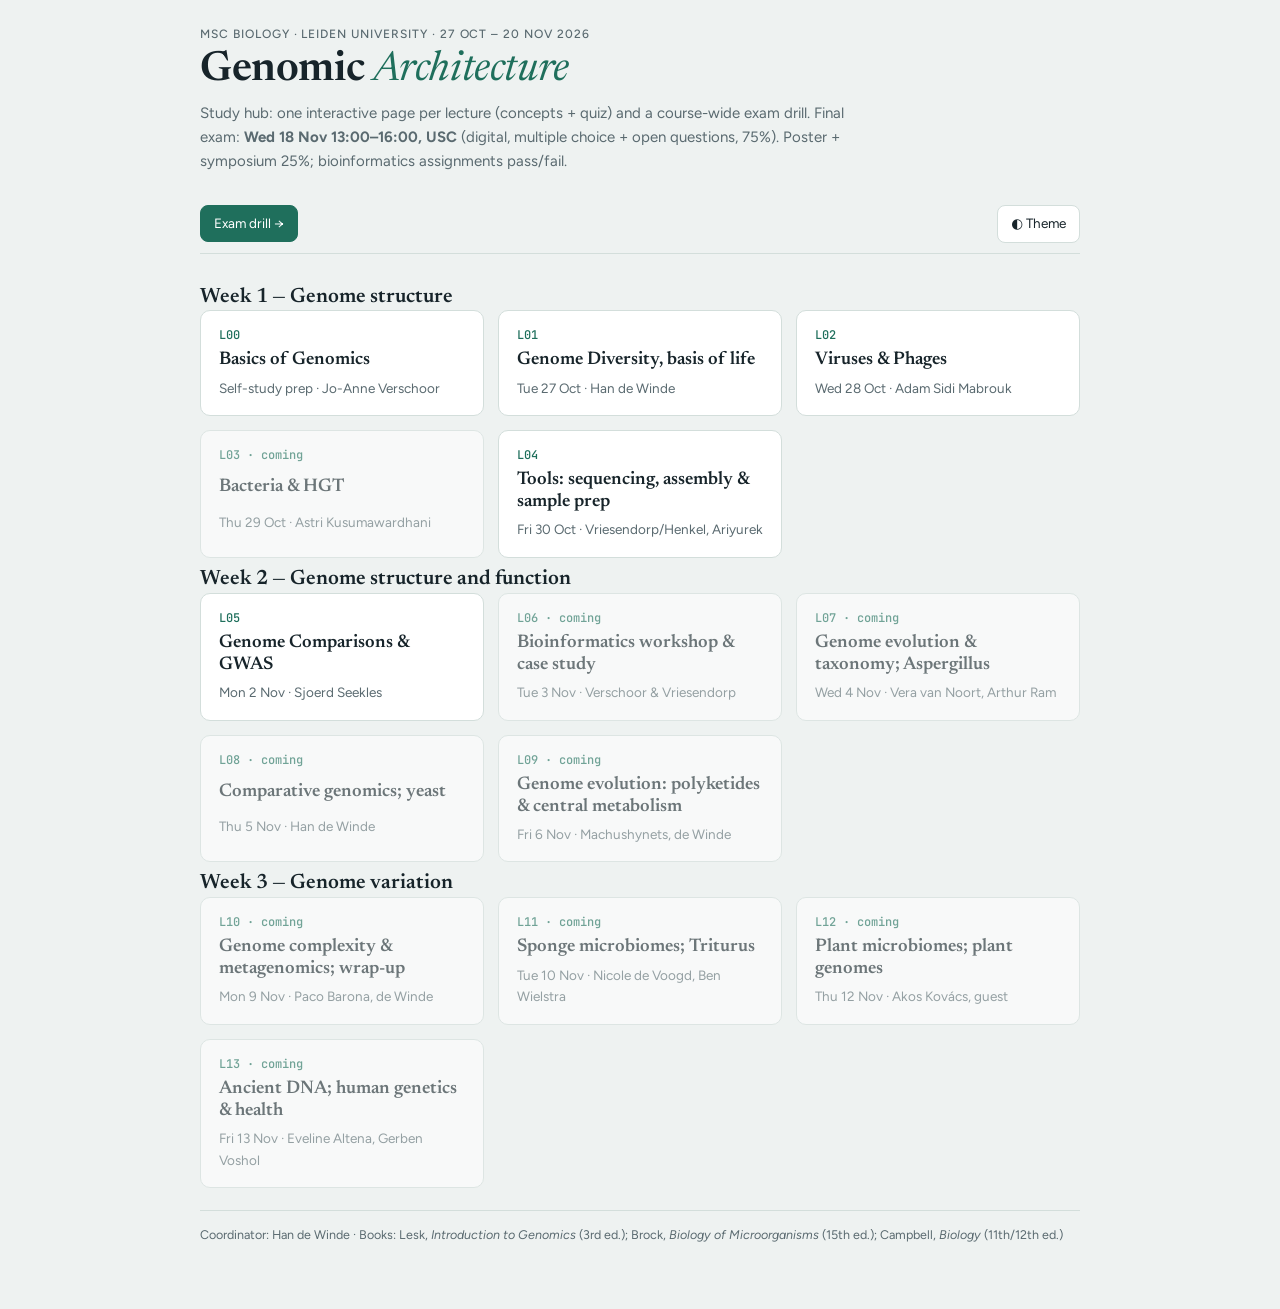
<file: index.html>
<!doctype html>
<html lang="en">
<head>
<meta charset="utf-8">
<meta name="viewport" content="width=device-width, initial-scale=1">
<title>Genomic Architecture</title>
<link rel="preconnect" href="https://fonts.googleapis.com">
<link rel="preconnect" href="https://fonts.gstatic.com" crossorigin>
<link rel="stylesheet" href="https://fonts.googleapis.com/css2?family=Newsreader:ital,opsz,wght@0,6..72,400;0,6..72,600;1,6..72,400&family=Figtree:wght@400;500;600&family=JetBrains+Mono:wght@400;500&display=swap">
<link rel="stylesheet" href="assets/study.css">
</head>
<body>
<main class="wrap" id="app">
  <header class="top">
    <div class="eyebrow">MSc Biology · Leiden University · 27 Oct – 20 Nov 2026</div>
    <h1>Genomic <em>Architecture</em></h1>
    <p class="lede">Study hub: one interactive page per lecture (concepts + quiz) and a course-wide exam drill.
      Final exam: <b>Wed 18 Nov 13:00–16:00, USC</b> (digital, multiple choice + open questions, 75%). Poster + symposium 25%; bioinformatics assignments pass/fail.</p>
  </header>
  <div class="bar"><div class="tools"><a class="btn primary" href="exam-drill/index.html" style="text-decoration:none">Exam drill →</a></div><div class="tools" id="theme"></div></div>
  <div id="weeks"></div>
  <footer>Coordinator: Han de Winde · Books: Lesk, <i>Introduction to Genomics</i> (3rd ed.); Brock, <i>Biology of Microorganisms</i> (15th ed.); Campbell, <i>Biology</i> (11th/12th ed.)</footer>
</main>
<script src="assets/study.js"></script>
<script>
// status: "ready" = study page exists; "slides" = folder exists, no study page yet; "soon" = lecture not yet given / no slides.
const weeks = [
  ["Week 1 — Genome structure", [
    ["00", "Basics of Genomics", "Self-study prep · Jo-Anne Verschoor", "00-prep-basics-of-genomics", "ready"],
    ["01", "Genome Diversity, basis of life", "Tue 27 Oct · Han de Winde", "01-intro-genome-diversity", "ready"],
    ["02", "Viruses & Phages", "Wed 28 Oct · Adam Sidi Mabrouk", "02-viruses-and-phages", "ready"],
    ["03", "Bacteria & HGT", "Thu 29 Oct · Astri Kusumawardhani", "03-bacteria-and-hgt", "soon"],
    ["04", "Tools: sequencing, assembly & sample prep", "Fri 30 Oct · Vriesendorp/Henkel, Ariyurek", "04-tools-sequencing-and-assembly", "ready"],
  ]],
  ["Week 2 — Genome structure and function", [
    ["05", "Genome Comparisons & GWAS", "Mon 2 Nov · Sjoerd Seekles", "05-genome-comparisons-and-gwas", "ready"],
    ["06", "Bioinformatics workshop & case study", "Tue 3 Nov · Verschoor & Vriesendorp", "", "soon"],
    ["07", "Genome evolution & taxonomy; Aspergillus", "Wed 4 Nov · Vera van Noort, Arthur Ram", "", "soon"],
    ["08", "Comparative genomics; yeast", "Thu 5 Nov · Han de Winde", "", "soon"],
    ["09", "Genome evolution: polyketides & central metabolism", "Fri 6 Nov · Machushynets, de Winde", "", "soon"],
  ]],
  ["Week 3 — Genome variation", [
    ["10", "Genome complexity & metagenomics; wrap-up", "Mon 9 Nov · Paco Barona, de Winde", "", "soon"],
    ["11", "Sponge microbiomes; Triturus", "Tue 10 Nov · Nicole de Voogd, Ben Wielstra", "", "soon"],
    ["12", "Plant microbiomes; plant genomes", "Thu 12 Nov · Akos Kovács, guest", "", "soon"],
    ["13", "Ancient DNA; human genetics & health", "Fri 13 Nov · Eveline Altena, Gerben Voshol", "", "soon"],
  ]],
];
const host = document.getElementById("weeks");
for (const [w, items] of weeks) {
  host.insertAdjacentHTML("beforeend", `<h2 class="week">${w}</h2>`);
  const grid = document.createElement("div"); grid.className = "grid";
  for (const [n, t, who, dir, st] of items) {
    const href = st === "ready" ? `${dir}/study.html` : dir ? `${dir}/README.md` : null;
    grid.insertAdjacentHTML("beforeend",
      `<${href ? `a href="${href}"` : "div"} class="tile${st === "ready" ? "" : " soon"}">
        <span class="n">L${n}${st === "ready" ? "" : " · coming"}</span><h3>${t}</h3><p>${who}</p></${href ? "a" : "div"}>`);
  }
  host.append(grid);
}
document.getElementById("theme").append(GA.themeButton());
</script>
</body>
</html>
</file>
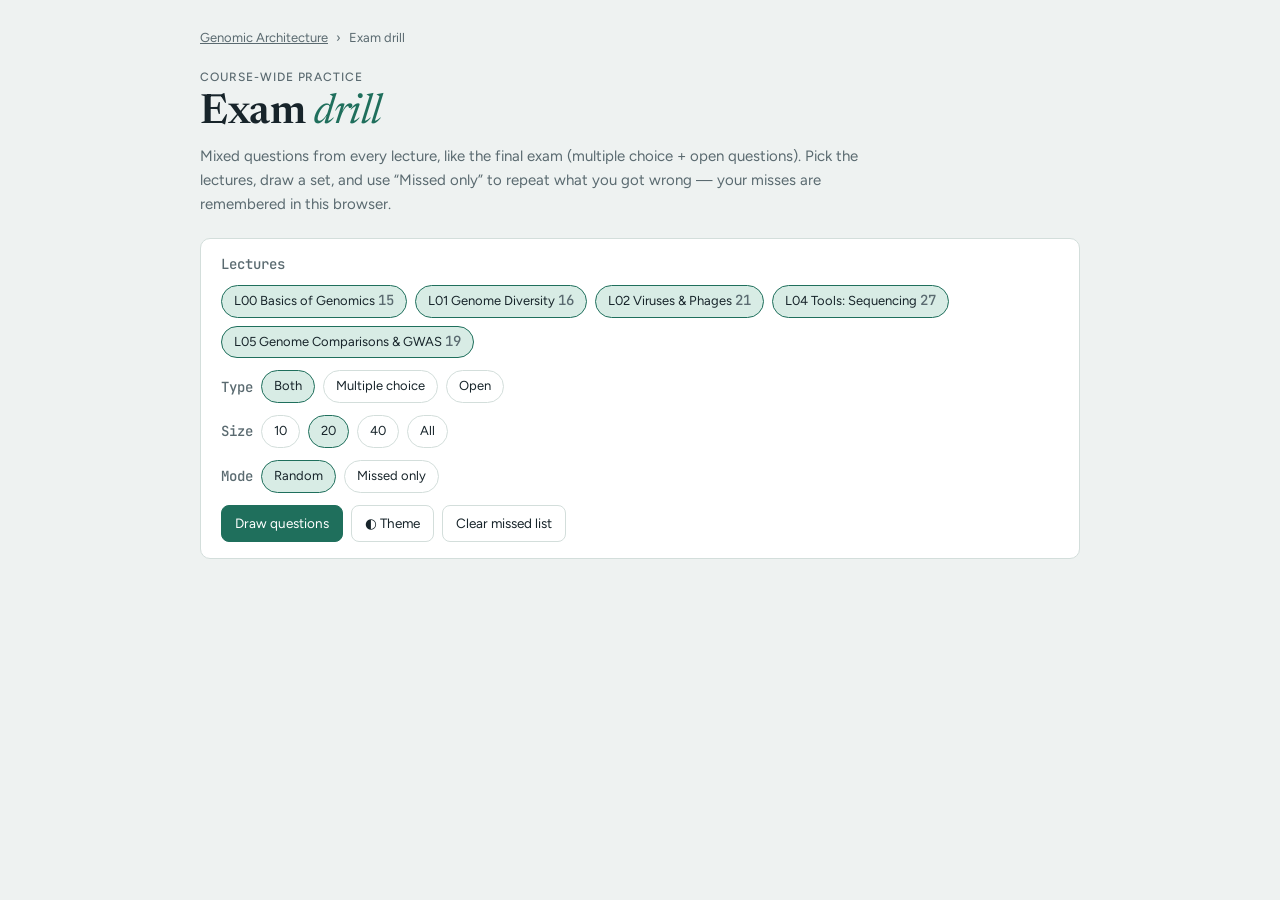
<file: exam-drill/index.html>
<!doctype html>
<html lang="en">
<head>
<meta charset="utf-8">
<meta name="viewport" content="width=device-width, initial-scale=1">
<link rel="preconnect" href="https://fonts.googleapis.com">
<link rel="preconnect" href="https://fonts.gstatic.com" crossorigin>
<link rel="stylesheet" href="https://fonts.googleapis.com/css2?family=Newsreader:ital,opsz,wght@0,6..72,400;0,6..72,600;1,6..72,400&family=Figtree:wght@400;500;600&family=JetBrains+Mono:wght@400;500&display=swap">
<link rel="stylesheet" href="../assets/study.css">
<title>Exam Drill</title>
</head>
<body>
<main class="wrap" id="app"></main>
<script src="../assets/study.js"></script>
<!-- Add new lectures here: one study-content.js per lecture folder -->
<script src="../00-prep-basics-of-genomics/study-content.js"></script>
<script src="../01-intro-genome-diversity/study-content.js"></script>
<script src="../02-viruses-and-phages/study-content.js"></script>
<script src="../04-tools-sequencing-and-assembly/study-content.js"></script>
<script src="../05-genome-comparisons-and-gwas/study-content.js"></script>
<script>GA.drillPage();</script>
</body>
</html>
</file>
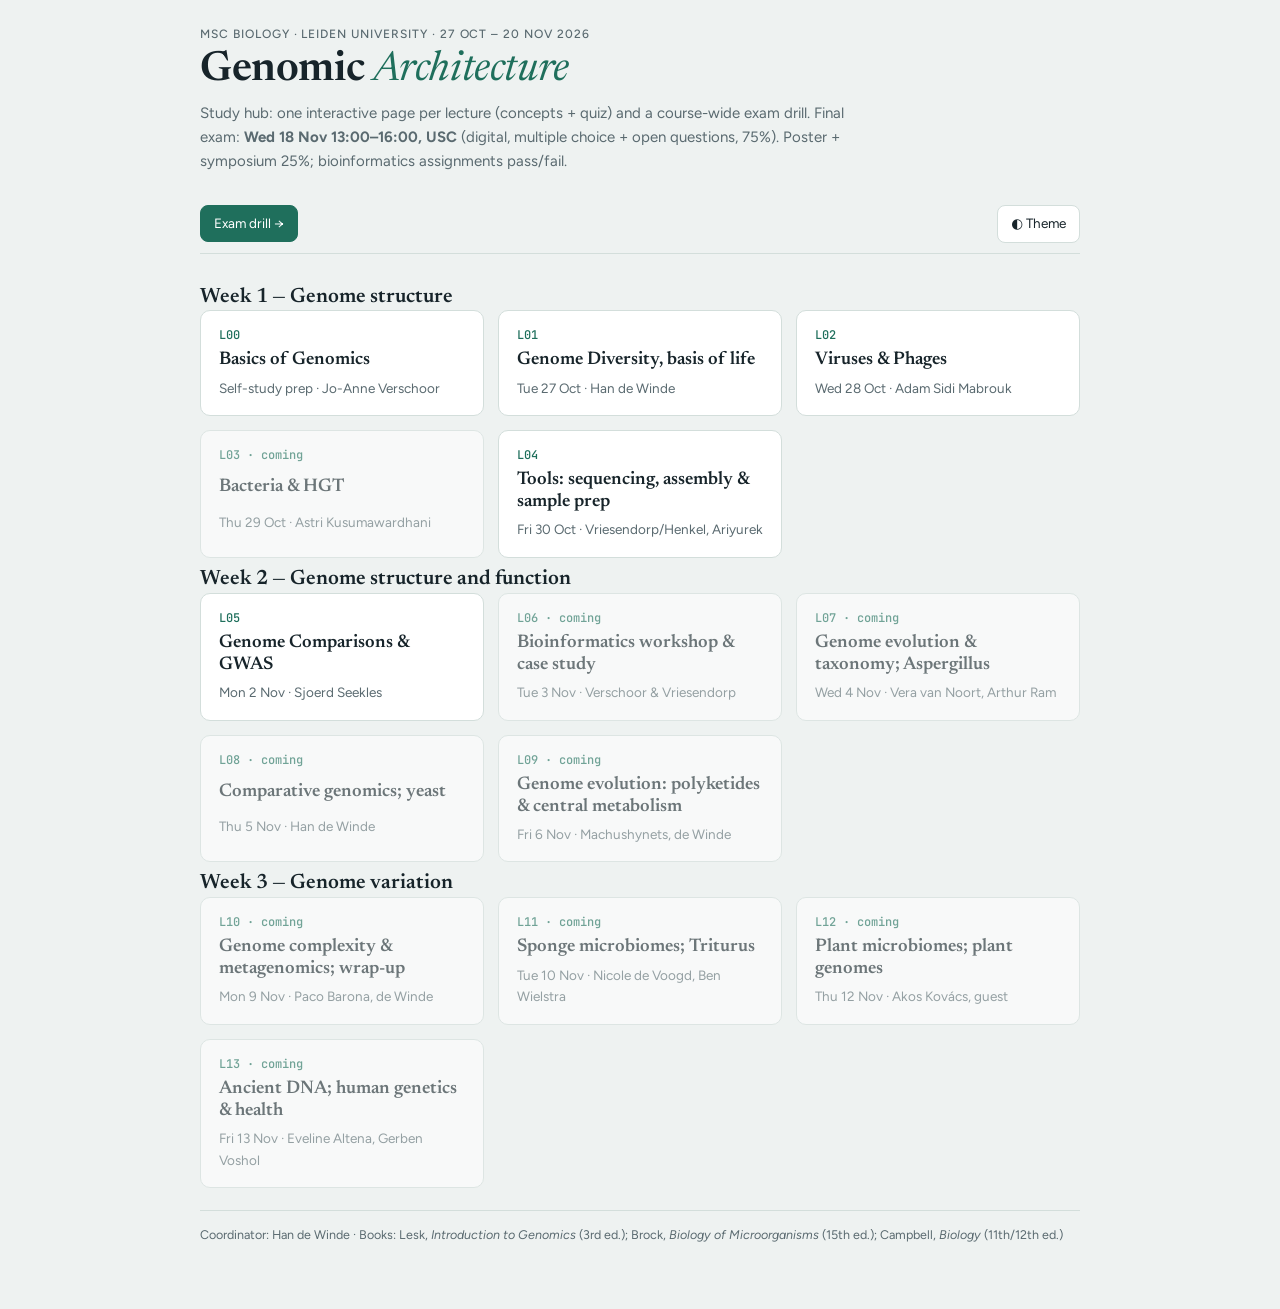
<file: standalone/index.html>
<!doctype html>
<html lang="en">
<head>
<meta charset="utf-8">
<meta name="viewport" content="width=device-width, initial-scale=1">
<title>Genomic Architecture</title>
<link rel="preconnect" href="https://fonts.googleapis.com">
<link rel="preconnect" href="https://fonts.gstatic.com" crossorigin>
<link rel="stylesheet" href="https://fonts.googleapis.com/css2?family=Newsreader:ital,opsz,wght@0,6..72,400;0,6..72,600;1,6..72,400&family=Figtree:wght@400;500;600&family=JetBrains+Mono:wght@400;500&display=swap">
<style>
/* Shared styles for all Genomic Architecture study pages.
   Layout: one narrow study column; tabs switch between Learn (concept cards) and Quiz. */
:root {
  --bg: #eef2f1;
  --surface: #ffffff;
  --ink: #17242a;
  --muted: #5a6a70;
  --line: #d3dedb;
  --accent: #1f6f5c;
  --accent-soft: #d8ece5;
  --again: #b0521c;
  --again-soft: #f6e4d8;
  --good: #2c7a3b;
  --good-soft: #dcefdf;
  --hl: #fff3c4;
  --display: "Newsreader", Georgia, "Times New Roman", serif;
  --ui: "Figtree", system-ui, -apple-system, "Segoe UI", Roboto, sans-serif;
  --mono: "JetBrains Mono", ui-monospace, Consolas, "Courier New", monospace;
  --radius: 10px;
  color-scheme: light;
}
@media (prefers-color-scheme: dark) {
  :root:not([data-theme="light"]) {
    --bg: #0e1517; --surface: #162024; --ink: #e3eaea; --muted: #91a3a6; --line: #28383b;
    --accent: #62c7a8; --accent-soft: #163a31; --again: #e48d58; --again-soft: #3a2417;
    --good: #6dc47c; --good-soft: #1b3421; --hl: #3d3514;
    color-scheme: dark;
  }
}
:root[data-theme="dark"] {
  --bg: #0e1517; --surface: #162024; --ink: #e3eaea; --muted: #91a3a6; --line: #28383b;
  --accent: #62c7a8; --accent-soft: #163a31; --again: #e48d58; --again-soft: #3a2417;
  --good: #6dc47c; --good-soft: #1b3421; --hl: #3d3514;
  color-scheme: dark;
}
* { box-sizing: border-box; }
html, body { margin: 0; }
body {
  background: var(--bg); color: var(--ink);
  font: 15px/1.6 var(--ui);
  padding: 28px max(16px, env(safe-area-inset-right, 0px)) 64px max(16px, env(safe-area-inset-left, 0px));
}
.wrap { max-width: 880px; margin: 0 auto; display: grid; gap: 22px; }
a { color: var(--accent); }
button { font: inherit; color: inherit; cursor: pointer; }
button:focus-visible, input:focus-visible, summary:focus-visible { outline: 2px solid var(--accent); outline-offset: 2px; }

/* header */
.crumbs { font-size: 13px; color: var(--muted); display: flex; gap: 8px; flex-wrap: wrap; align-items: center; }
.crumbs a { color: var(--muted); }
.top { display: grid; gap: 8px; }
.eyebrow { font: 500 12px/1 var(--ui); letter-spacing: .08em; text-transform: uppercase; color: var(--muted); }
h1 { font: 600 clamp(1.9rem, 5vw, 2.6rem)/1.08 var(--display); margin: 0; text-wrap: balance; letter-spacing: -.01em; }
h1 em { font-weight: 400; color: var(--accent); }
.lede { margin: 0; color: var(--muted); max-width: 66ch; }
.meta { display: flex; flex-wrap: wrap; gap: 6px 14px; font-size: 13px; color: var(--muted); }
.meta b { color: var(--ink); font-weight: 500; }

/* tabs */
.bar { display: flex; flex-wrap: wrap; gap: 12px; justify-content: space-between; align-items: center; position: sticky; top: 0; background: var(--bg); padding: 10px 0; z-index: 5; border-bottom: 1px solid var(--line); }
.tabs { display: inline-flex; border: 1px solid var(--line); border-radius: 8px; overflow: hidden; background: var(--surface); }
.tab { border: 0; background: transparent; padding: 8px 16px; font-weight: 500; }
.tab[aria-selected="true"] { background: var(--accent); color: var(--surface); }
.tools { display: flex; gap: 8px; flex-wrap: wrap; }
.btn { border: 1px solid var(--line); background: var(--surface); border-radius: 8px; padding: 7px 13px; font-size: 13.5px; }
.btn:hover { border-color: var(--accent); }
.btn.primary { background: var(--accent); border-color: var(--accent); color: var(--surface); }

/* objectives / take-homes */
.box { background: var(--surface); border: 1px solid var(--line); border-radius: var(--radius); padding: 16px 20px; }
.box h2 { font: 600 1.15rem/1.2 var(--display); margin: 0 0 8px; }
.box ul { margin: 0; padding-left: 20px; }
.box li { margin: 3px 0; }

/* concept sections */
.section { display: grid; gap: 10px; }
.section > h2 { font: 600 1.45rem/1.2 var(--display); margin: 14px 0 0; }
.section > .src { font-size: 12.5px; color: var(--muted); margin-top: -6px; }
details.card { background: var(--surface); border: 1px solid var(--line); border-radius: var(--radius); }
details.card > summary { list-style: none; padding: 13px 18px; font-weight: 600; display: flex; gap: 10px; align-items: baseline; cursor: pointer; }
details.card > summary::-webkit-details-marker { display: none; }
details.card > summary::before { content: "+"; font: 500 16px/1 var(--mono); color: var(--accent); width: 12px; flex: none; }
details.card[open] > summary::before { content: "−"; }
details.card > .body { padding: 0 20px 16px 40px; }
.body p { margin: 0 0 10px; }
.body ul, .body ol { margin: 0 0 10px; padding-left: 20px; }
.body li { margin: 3px 0; }
.body table { border-collapse: collapse; width: 100%; font-size: 13.5px; margin: 6px 0 12px; display: block; overflow-x: auto; }
.body th, .body td { border: 1px solid var(--line); padding: 6px 9px; text-align: left; vertical-align: top; }
.body th { background: var(--accent-soft); font-weight: 600; }
.key { background: var(--hl); padding: 0 3px; border-radius: 3px; }
.exam { border-left: 3px solid var(--again); background: var(--again-soft); padding: 8px 12px; border-radius: 0 6px 6px 0; font-size: 14px; margin: 8px 0 4px; }
.exam::before { content: "Exam tip — "; font-weight: 600; color: var(--again); }
code, .mono { font-family: var(--mono); font-size: .9em; }
.seq { font-family: var(--mono); background: var(--bg); padding: 8px 10px; border-radius: 6px; overflow-x: auto; white-space: pre; font-size: 13px; }
.flow { display: flex; flex-wrap: wrap; gap: 6px; align-items: center; margin: 6px 0 12px; }
.flow span { background: var(--accent-soft); border-radius: 6px; padding: 4px 9px; font-size: 13px; }
.flow i { color: var(--muted); font-style: normal; }

/* quiz */
.qhead { display: flex; flex-wrap: wrap; gap: 10px; justify-content: space-between; align-items: center; }
.score { font: 500 14px var(--mono); color: var(--muted); }
.q { background: var(--surface); border: 1px solid var(--line); border-radius: var(--radius); padding: 16px 20px; display: grid; gap: 10px; }
.q .qn { font: 500 12px var(--mono); color: var(--muted); display: flex; gap: 10px; flex-wrap: wrap; }
.q .tag { background: var(--accent-soft); color: var(--accent); border-radius: 999px; padding: 1px 8px; }
.q .stem { font-weight: 600; }
.opts { display: grid; gap: 7px; }
.opt { text-align: left; border: 1px solid var(--line); background: var(--bg); border-radius: 8px; padding: 9px 12px; display: flex; gap: 10px; }
.opt .l { font: 500 13px var(--mono); color: var(--muted); }
.opt:hover:not([disabled]) { border-color: var(--accent); }
.opt[disabled] { cursor: default; }
.opt.right { border-color: var(--good); background: var(--good-soft); }
.opt.wrong { border-color: var(--again); background: var(--again-soft); }
.explain { font-size: 14px; border-top: 1px dashed var(--line); padding-top: 10px; }
.explain b { color: var(--accent); }
.open-actions { display: flex; gap: 8px; flex-wrap: wrap; }
.btn.good { border-color: var(--good); color: var(--good); }
.btn.bad { border-color: var(--again); color: var(--again); }
textarea { width: 100%; min-height: 70px; font: inherit; color: inherit; background: var(--bg); border: 1px solid var(--line); border-radius: 8px; padding: 8px 10px; resize: vertical; }
.hidden { display: none !important; }
.filters { display: flex; flex-wrap: wrap; gap: 8px; }
.chip { border: 1px solid var(--line); background: var(--surface); border-radius: 999px; padding: 5px 12px; font-size: 13px; }
.chip[aria-pressed="true"] { border-color: var(--accent); background: var(--accent-soft); }

/* hub */
.grid { display: grid; grid-template-columns: repeat(auto-fill, minmax(250px, 1fr)); gap: 14px; }
.tile { background: var(--surface); border: 1px solid var(--line); border-radius: var(--radius); padding: 16px 18px; display: grid; gap: 6px; text-decoration: none; color: var(--ink); }
.tile:hover { border-color: var(--accent); }
.tile .n { font: 500 12px var(--mono); color: var(--accent); }
.tile h3 { margin: 0; font: 600 1.15rem/1.2 var(--display); }
.tile p { margin: 0; font-size: 13.5px; color: var(--muted); }
.tile.soon { opacity: .6; }
.week { font: 600 1.3rem/1.2 var(--display); margin: 10px 0 0; }
footer { font-size: 12.5px; color: var(--muted); border-top: 1px solid var(--line); padding-top: 14px; }

</style>
</head>
<body>
<!-- Generated by tools/build-standalone.js. Do not edit; edit the source files and rebuild. -->
<main class="wrap" id="app">
  <header class="top">
    <div class="eyebrow">MSc Biology · Leiden University · 27 Oct – 20 Nov 2026</div>
    <h1>Genomic <em>Architecture</em></h1>
    <p class="lede">Study hub: one interactive page per lecture (concepts + quiz) and a course-wide exam drill.
      Final exam: <b>Wed 18 Nov 13:00–16:00, USC</b> (digital, multiple choice + open questions, 75%). Poster + symposium 25%; bioinformatics assignments pass/fail.</p>
  </header>
  <div class="bar"><div class="tools"><a class="btn primary" href="exam-drill.html" style="text-decoration:none">Exam drill →</a></div><div class="tools" id="theme"></div></div>
  <div id="weeks"></div>
  <footer>Coordinator: Han de Winde · Books: Lesk, <i>Introduction to Genomics</i> (3rd ed.); Brock, <i>Biology of Microorganisms</i> (15th ed.); Campbell, <i>Biology</i> (11th/12th ed.)</footer>
</main>
<script>
/* Shared renderer for the Genomic Architecture study pages.
 *
 * Each lecture folder has a `study-content.js` that calls GA.register({...}).
 * A lecture page (study.html) calls GA.lecturePage(id) to render that lecture.
 * The exam drill (exam-drill/index.html) loads every study-content.js and calls GA.drillPage().
 *
 * Content format (see any study-content.js):
 *   { id, num, title, lecturer, date, slides: [file names], summary,
 *     objectives: [..], takeHome: [..],
 *     sections: [{ title, src, cards: [{ t, html }] }],
 *     questions: [{ type: 'mc', q, options: [..], answer: index, explain, src }
 *                 | { type: 'open', q, answer, src }] }
 * html strings may use <span class="key">, <div class="exam">, <div class="seq">, tables, lists.
 */
(function () {
  const GA = (window.GA = window.GA || {});
  GA.lectures = GA.lectures || [];
  GA.register = (lec) => GA.lectures.push(lec);
  // Link targets. The standalone build (tools/build-standalone.js) overrides these
  // by defining window.GA.links before this script runs.
  const links = Object.assign({
    hub: "../index.html",
    drill: "../exam-drill/index.html",
    slide: (lec, file) => "slides/" + file,
  }, GA.links);

  /* ---------- small helpers ---------- */
  const $ = (sel, root = document) => root.querySelector(sel);
  const el = (tag, attrs = {}, html) => {
    const n = document.createElement(tag);
    for (const [k, v] of Object.entries(attrs)) {
      if (k === "class") n.className = v;
      else if (k.startsWith("on")) n.addEventListener(k.slice(2), v);
      else n.setAttribute(k, v);
    }
    if (html !== undefined) n.innerHTML = html;
    return n;
  };
  const store = {
    get(k, d) { try { const v = localStorage.getItem("ga:" + k); return v ? JSON.parse(v) : d; } catch (e) { return d; } },
    set(k, v) { try { localStorage.setItem("ga:" + k, JSON.stringify(v)); } catch (e) { /* storage unavailable */ } },
  };
  const shuffle = (a) => { a = a.slice(); for (let i = a.length - 1; i > 0; i--) { const j = Math.floor(Math.random() * (i + 1)); [a[i], a[j]] = [a[j], a[i]]; } return a; };
  const qid = (lec, i) => lec.id + ":" + i;

  /* ---------- theme ---------- */
  function applyTheme() { const t = store.get("theme", null); if (t) document.documentElement.setAttribute("data-theme", t); }
  function themeButton() {
    return el("button", { class: "btn", title: "Toggle light/dark", onclick: () => {
      const cur = document.documentElement.getAttribute("data-theme") ||
        (matchMedia("(prefers-color-scheme: dark)").matches ? "dark" : "light");
      const next = cur === "dark" ? "light" : "dark";
      document.documentElement.setAttribute("data-theme", next); store.set("theme", next);
    } }, "◐ Theme");
  }
  applyTheme();

  /* ---------- quiz rendering (shared by lecture page and drill) ---------- */
  function renderQuiz(container, items, opts = {}) {
    // items: [{ lec, i, q }]
    container.innerHTML = "";
    const missed = new Set(store.get("missed", []));
    let answered = 0, correct = 0;
    const scoreEl = el("div", { class: "score" });
    const updateScore = () => { scoreEl.textContent = `${correct} / ${answered} correct · ${items.length} questions`; };
    const head = el("div", { class: "qhead" });
    head.append(scoreEl);
    if (opts.controls) head.append(opts.controls);
    container.append(head);
    updateScore();

    const record = (key, ok) => {
      answered++; if (ok) { correct++; missed.delete(key); } else missed.add(key);
      store.set("missed", [...missed]); updateScore();
    };

    items.forEach(({ lec, i, q }, n) => {
      const key = qid(lec, i);
      const card = el("div", { class: "q" });
      const meta = [`Q${n + 1}`, q.type === "mc" ? "multiple choice" : "open question"];
      card.append(el("div", { class: "qn" },
        meta.map((m) => `<span>${m}</span>`).join("") +
        (opts.showLecture ? `<span class="tag">L${lec.num} · ${lec.short || lec.title}</span>` : "") +
        (q.src ? `<span>${q.src}</span>` : "")));
      card.append(el("div", { class: "stem" }, q.q));

      if (q.type === "mc") {
        const order = shuffle(q.options.map((o, k) => k));
        const box = el("div", { class: "opts" });
        const explain = el("div", { class: "explain hidden" },
          `<b>Answer:</b> ${q.options[q.answer]}${q.explain ? "<br>" + q.explain : ""}`);
        order.forEach((k, pos) => {
          const b = el("button", { class: "opt" }, `<span class="l">${"ABCDEF"[pos]}</span><span>${q.options[k]}</span>`);
          b.addEventListener("click", () => {
            box.querySelectorAll(".opt").forEach((x) => (x.disabled = true));
            b.classList.add(k === q.answer ? "right" : "wrong");
            box.children[order.indexOf(q.answer)].classList.add("right");
            explain.classList.remove("hidden");
            record(key, k === q.answer);
          });
          box.append(b);
        });
        card.append(box, explain);
      } else {
        const ta = el("textarea", { placeholder: "Write your answer first (optional), then reveal the model answer…" });
        const ans = el("div", { class: "explain hidden" }, `<b>Model answer:</b> ${q.answer}`);
        const grade = el("div", { class: "open-actions hidden" });
        const done = (ok) => { grade.innerHTML = `<span class="score">${ok ? "Marked as correct" : "Marked for review"}</span>`; record(key, ok); };
        grade.append(
          el("button", { class: "btn good", onclick: () => done(true) }, "✓ I had it"),
          el("button", { class: "btn bad", onclick: () => done(false) }, "✗ Review again"));
        const reveal = el("button", { class: "btn", onclick: () => { ans.classList.remove("hidden"); grade.classList.remove("hidden"); reveal.remove(); } }, "Reveal answer");
        card.append(ta, el("div", { class: "open-actions" }), ans, grade);
        card.children[3].append(reveal);
      }
      container.append(card);
    });
  }

  /* ---------- lecture page ---------- */
  GA.lecturePage = function (id) {
    const lec = GA.lectures.find((l) => l.id === id);
    const app = $("#app");
    document.title = `L${lec.num} ${lec.short || lec.title}`;

    app.append(el("nav", { class: "crumbs" },
      `<a href="${links.hub}">Genomic Architecture</a><span>›</span><span>Lecture ${lec.num}</span>`));
    app.append(el("header", { class: "top" },
      `<div class="eyebrow">Lecture ${lec.num} · ${lec.date}</div>
       <h1>${lec.titleHtml || lec.title}</h1>
       <p class="lede">${lec.summary}</p>
       <div class="meta"><span><b>Lecturer:</b> ${lec.lecturer}</span>
       <span><b>Slides:</b> ${lec.slides.map((s) => `<a href="${links.slide(lec, s)}">${s}</a>`).join(", ")}</span></div>`));

    const learn = el("div", { class: "section-wrap", style: "display:grid;gap:18px" });
    const quiz = el("div", { style: "display:grid;gap:14px" });
    quiz.classList.add("hidden");

    const tabs = el("div", { class: "tabs", role: "tablist" });
    const setTab = (which) => {
      tabs.querySelectorAll(".tab").forEach((t) => t.setAttribute("aria-selected", t.dataset.t === which));
      learn.classList.toggle("hidden", which !== "learn");
      quiz.classList.toggle("hidden", which !== "quiz");
      store.set("tab:" + id, which);
    };
    [["learn", "Learn"], ["quiz", `Quiz (${lec.questions.length})`]].forEach(([k, label]) =>
      tabs.append(el("button", { class: "tab", role: "tab", "data-t": k, onclick: () => setTab(k) }, label)));
    const tools = el("div", { class: "tools" });
    tools.append(
      el("button", { class: "btn", onclick: () => learn.querySelectorAll("details").forEach((d) => (d.open = true)) }, "Expand all"),
      el("button", { class: "btn", onclick: () => learn.querySelectorAll("details").forEach((d) => (d.open = false)) }, "Collapse all"),
      themeButton());
    const bar = el("div", { class: "bar" }); bar.append(tabs, tools);
    app.append(bar);

    // Learn tab
    if (lec.objectives) learn.append(el("div", { class: "box" }, `<h2>Learning goals</h2><ul>${lec.objectives.map((o) => `<li>${o}</li>`).join("")}</ul>`));
    lec.sections.forEach((s) => {
      const sec = el("section", { class: "section" }, `<h2>${s.title}</h2>${s.src ? `<div class="src">${s.src}</div>` : ""}`);
      s.cards.forEach((c) => {
        const d = el("details", { class: "card" }, `<summary>${c.t}</summary><div class="body">${c.html}</div>`);
        sec.append(d);
      });
      learn.append(sec);
    });
    if (lec.takeHome) learn.append(el("div", { class: "box" }, `<h2>Take-home messages</h2><ul>${lec.takeHome.map((o) => `<li>${o}</li>`).join("")}</ul>`));
    learn.append(el("div", { style: "text-align:center" }, ""));
    learn.lastChild.append(el("button", { class: "btn primary", onclick: () => { setTab("quiz"); scrollTo(0, 0); } }, "Test yourself →"));

    // Quiz tab
    const drawQuiz = (shuffled) => {
      const items = lec.questions.map((q, i) => ({ lec, i, q }));
      const controls = el("div", { class: "tools" });
      controls.append(
        el("button", { class: "btn", onclick: () => drawQuiz(true) }, "Shuffle & restart"),
        el("a", { class: "btn", href: links.drill, style: "text-decoration:none" }, "Course-wide drill →"));
      renderQuiz(quiz, shuffled ? shuffle(items) : items, { controls });
    };
    drawQuiz(false);

    app.append(learn, quiz);
    app.append(el("footer", {}, "Summaries and questions are study aids written from the lecture slides — when in doubt, the slides and the lecture recording are authoritative."));
    setTab(store.get("tab:" + id, "learn"));
  };

  /* ---------- exam drill ---------- */
  GA.drillPage = function () {
    const app = $("#app");
    const lecs = GA.lectures.slice().sort((a, b) => a.num.localeCompare(b.num));
    const all = lecs.flatMap((lec) => lec.questions.map((q, i) => ({ lec, i, q })));
    const sel = new Set(store.get("drill:sel", lecs.map((l) => l.id)));
    let type = "all", size = 20, mode = "random";

    app.append(el("nav", { class: "crumbs" }, `<a href="${links.hub}">Genomic Architecture</a><span>›</span><span>Exam drill</span>`));
    app.append(el("header", { class: "top" },
      `<div class="eyebrow">Course-wide practice</div><h1>Exam <em>drill</em></h1>
       <p class="lede">Mixed questions from every lecture, like the final exam (multiple choice + open questions).
       Pick the lectures, draw a set, and use “Missed only” to repeat what you got wrong — your misses are remembered in this browser.</p>`));

    const panel = el("div", { class: "box", style: "display:grid;gap:12px" });
    const lecChips = el("div", { class: "filters" });
    lecs.forEach((l) => {
      const c = el("button", { class: "chip", "aria-pressed": sel.has(l.id) }, `L${l.num} ${l.short || l.title} <span class="score">${l.questions.length}</span>`);
      c.addEventListener("click", () => { sel.has(l.id) ? sel.delete(l.id) : sel.add(l.id); c.setAttribute("aria-pressed", sel.has(l.id)); store.set("drill:sel", [...sel]); });
      lecChips.append(c);
    });
    const group = (label, values, get, set) => {
      const g = el("div", { class: "filters" }); g.append(el("span", { class: "score", style: "align-self:center" }, label));
      values.forEach(([v, t]) => {
        const c = el("button", { class: "chip", "aria-pressed": get() === v }, t);
        c.addEventListener("click", () => { set(v); g.querySelectorAll(".chip").forEach((x) => x.setAttribute("aria-pressed", x === c)); });
        g.append(c);
      });
      return g;
    };
    panel.append(el("div", { class: "score" }, "Lectures"), lecChips,
      group("Type", [["all", "Both"], ["mc", "Multiple choice"], ["open", "Open"]], () => type, (v) => (type = v)),
      group("Size", [[10, "10"], [20, "20"], [40, "40"], [9999, "All"]], () => size, (v) => (size = v)),
      group("Mode", [["random", "Random"], ["missed", "Missed only"]], () => mode, (v) => (mode = v)));
    const go = el("button", { class: "btn primary" }, "Draw questions");
    const tools = el("div", { class: "tools" }); tools.append(go, themeButton(),
      el("button", { class: "btn", onclick: () => { store.set("missed", []); alert("Missed list cleared."); } }, "Clear missed list"));
    panel.append(tools);
    app.append(panel);

    const out = el("div", { style: "display:grid;gap:14px" });
    app.append(out);
    go.addEventListener("click", () => {
      const missed = new Set(store.get("missed", []));
      let pool = all.filter((x) => sel.has(x.lec.id) && (type === "all" || x.q.type === type));
      if (mode === "missed") pool = pool.filter((x) => missed.has(qid(x.lec, x.i)));
      if (!pool.length) { out.innerHTML = `<div class="box">No questions match — ${mode === "missed" ? "you have no missed questions for this selection 🎉" : "select at least one lecture"}.</div>`; return; }
      renderQuiz(out, shuffle(pool).slice(0, size), { showLecture: true });
      out.scrollIntoView({ behavior: "smooth" });
    });
  };

  /* ---------- hub page ---------- */
  GA.themeButton = themeButton;
})();

</script>
<script>
// status: "ready" = study page exists; "slides" = folder exists, no study page yet; "soon" = lecture not yet given / no slides.
const weeks = [
  ["Week 1 — Genome structure", [
    ["00", "Basics of Genomics", "Self-study prep · Jo-Anne Verschoor", "00-prep-basics-of-genomics", "ready"],
    ["01", "Genome Diversity, basis of life", "Tue 27 Oct · Han de Winde", "01-intro-genome-diversity", "ready"],
    ["02", "Viruses & Phages", "Wed 28 Oct · Adam Sidi Mabrouk", "02-viruses-and-phages", "ready"],
    ["03", "Bacteria & HGT", "Thu 29 Oct · Astri Kusumawardhani", "03-bacteria-and-hgt", "soon"],
    ["04", "Tools: sequencing, assembly & sample prep", "Fri 30 Oct · Vriesendorp/Henkel, Ariyurek", "04-tools-sequencing-and-assembly", "ready"],
  ]],
  ["Week 2 — Genome structure and function", [
    ["05", "Genome Comparisons & GWAS", "Mon 2 Nov · Sjoerd Seekles", "05-genome-comparisons-and-gwas", "ready"],
    ["06", "Bioinformatics workshop & case study", "Tue 3 Nov · Verschoor & Vriesendorp", "", "soon"],
    ["07", "Genome evolution & taxonomy; Aspergillus", "Wed 4 Nov · Vera van Noort, Arthur Ram", "", "soon"],
    ["08", "Comparative genomics; yeast", "Thu 5 Nov · Han de Winde", "", "soon"],
    ["09", "Genome evolution: polyketides & central metabolism", "Fri 6 Nov · Machushynets, de Winde", "", "soon"],
  ]],
  ["Week 3 — Genome variation", [
    ["10", "Genome complexity & metagenomics; wrap-up", "Mon 9 Nov · Paco Barona, de Winde", "", "soon"],
    ["11", "Sponge microbiomes; Triturus", "Tue 10 Nov · Nicole de Voogd, Ben Wielstra", "", "soon"],
    ["12", "Plant microbiomes; plant genomes", "Thu 12 Nov · Akos Kovács, guest", "", "soon"],
    ["13", "Ancient DNA; human genetics & health", "Fri 13 Nov · Eveline Altena, Gerben Voshol", "", "soon"],
  ]],
];
const host = document.getElementById("weeks");
for (const [w, items] of weeks) {
  host.insertAdjacentHTML("beforeend", `<h2 class="week">${w}</h2>`);
  const grid = document.createElement("div"); grid.className = "grid";
  for (const [n, t, who, dir, st] of items) {
    const href = st === "ready" ? `${dir}.html` : dir ? `https://github.com/gijstimmer/Genomic-Architecture/blob/main/${dir}` : null;
    grid.insertAdjacentHTML("beforeend",
      `<${href ? `a href="${href}"` : "div"} class="tile${st === "ready" ? "" : " soon"}">
        <span class="n">L${n}${st === "ready" ? "" : " · coming"}</span><h3>${t}</h3><p>${who}</p></${href ? "a" : "div"}>`);
  }
  host.append(grid);
}
document.getElementById("theme").append(GA.themeButton());
</script>
</body>
</html>
</file>
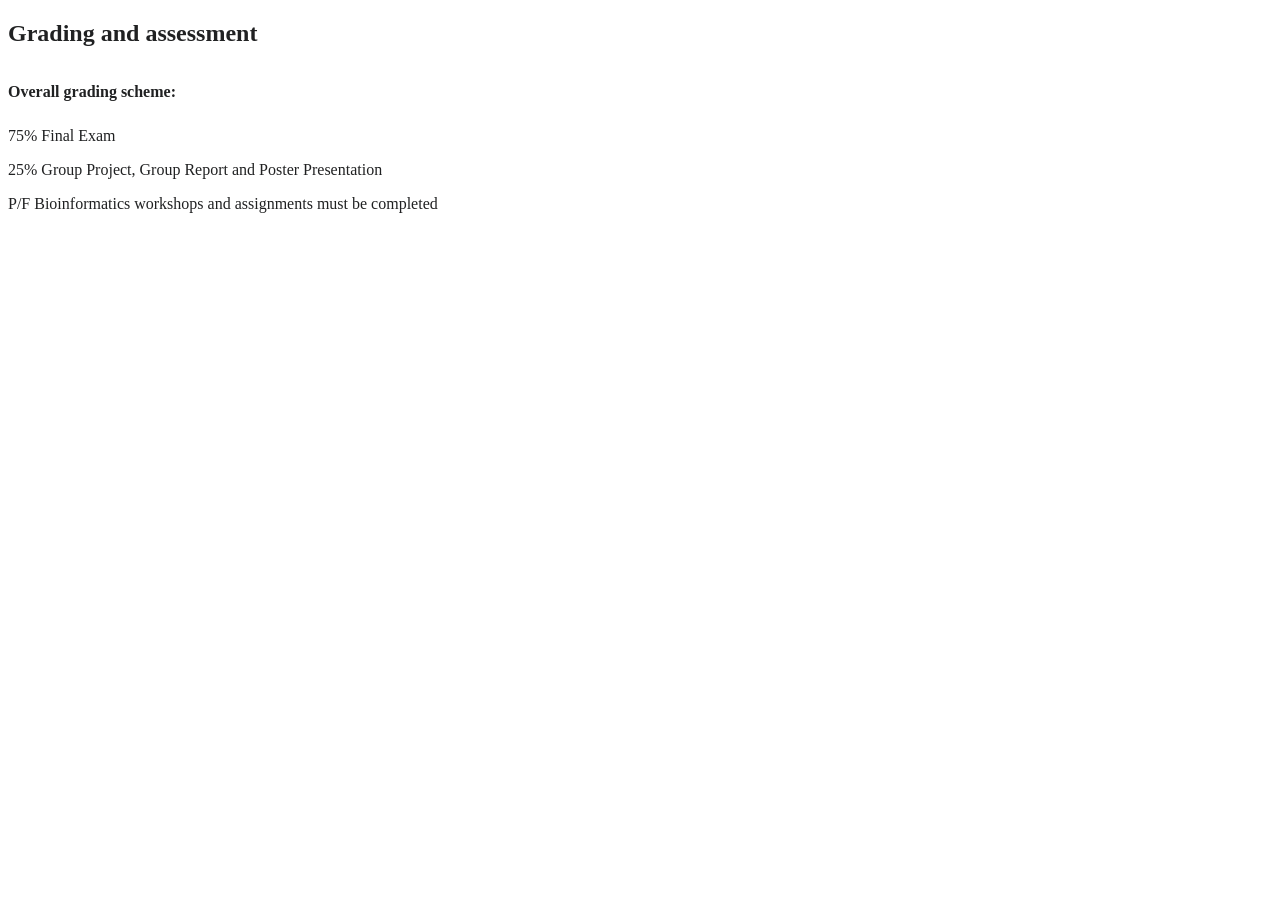
<file: 00-course-info/assessment-method.html>
﻿<!DOCTYPE html>
<html><head>
</head><body style="font-family: Verdana;font-size: 12pt;color: #202122;"><h2>Grading and assessment</h2>
<h1 aria-hidden="true"><strong style="font-size: 12pt;">Overall grading scheme:</strong><span style="font-size: 12pt;">&nbsp;</span></h1>
<div id="module-description">
<p>75% Final Exam</p>
<p>25% Group Project, Group Report and Poster Presentation</p>
<p>P/F Bioinformatics workshops and assignments must be completed</p>
</div></body></html>
</file>
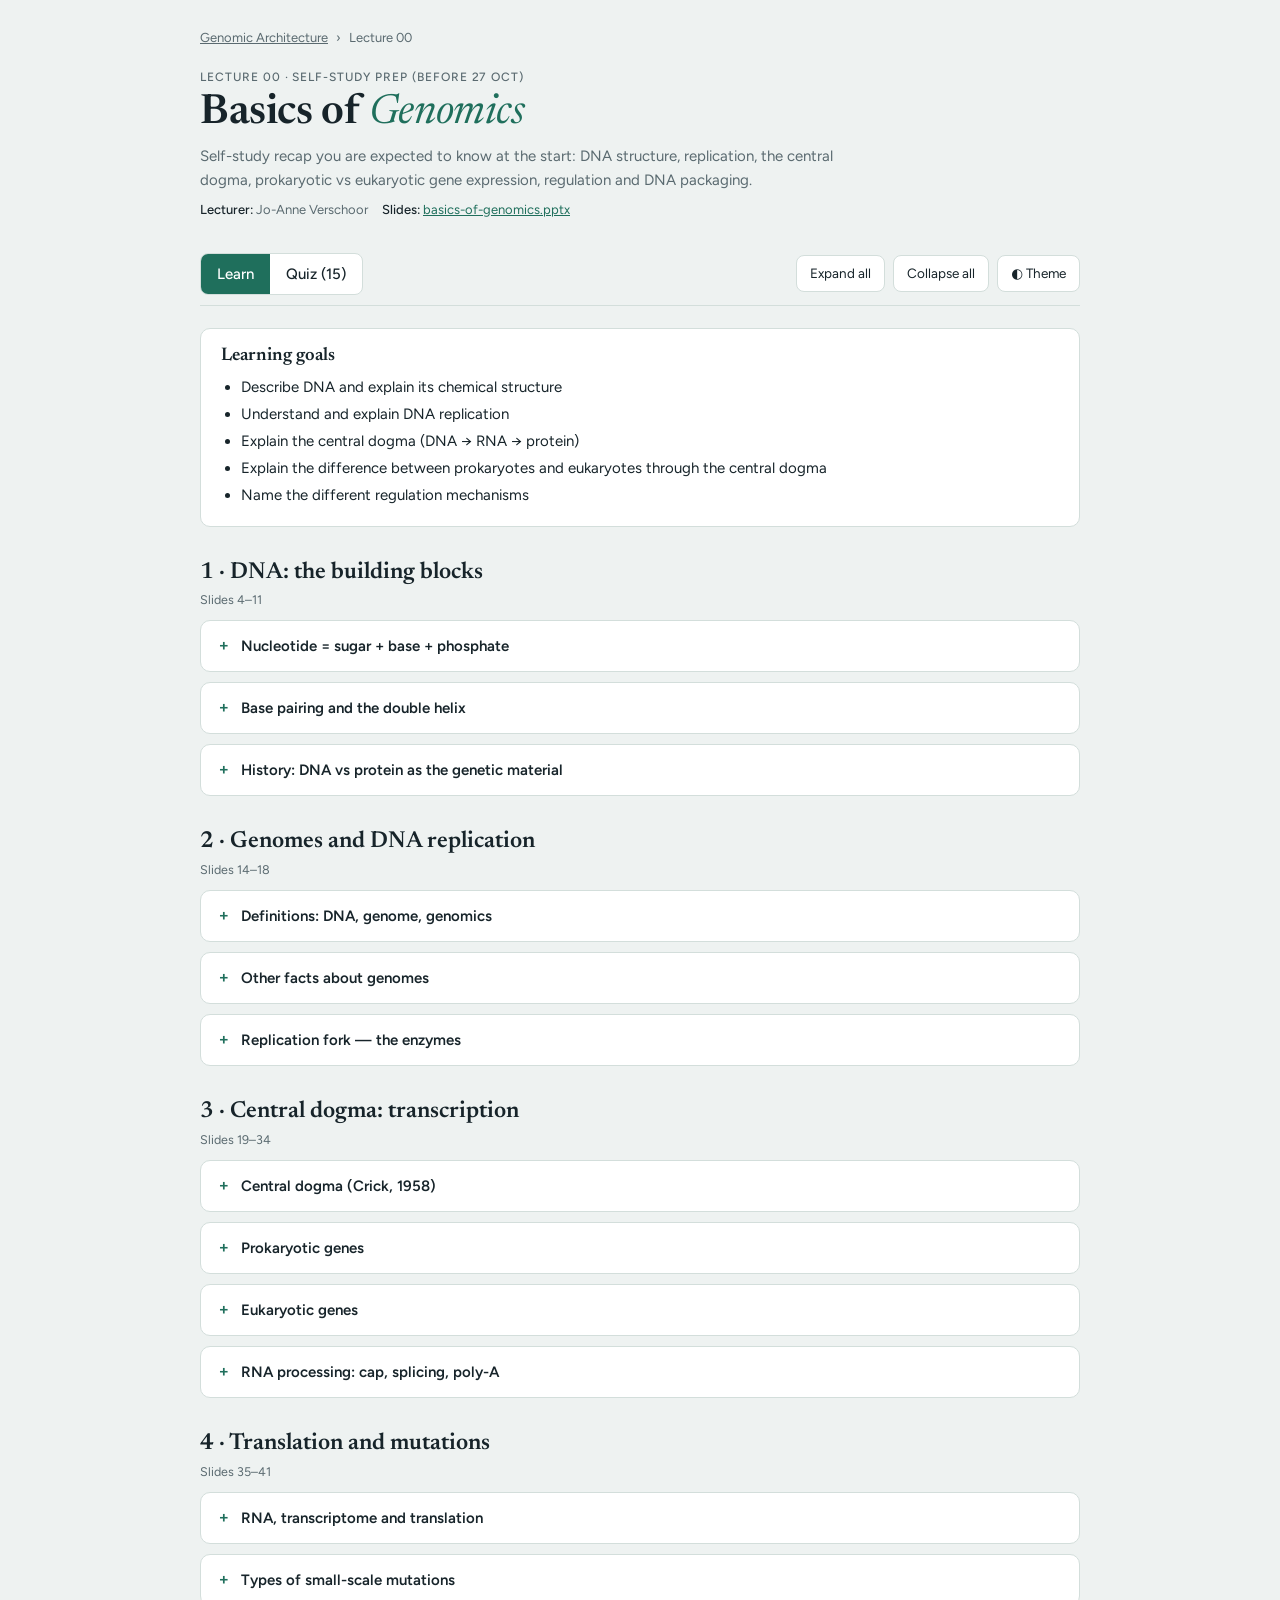
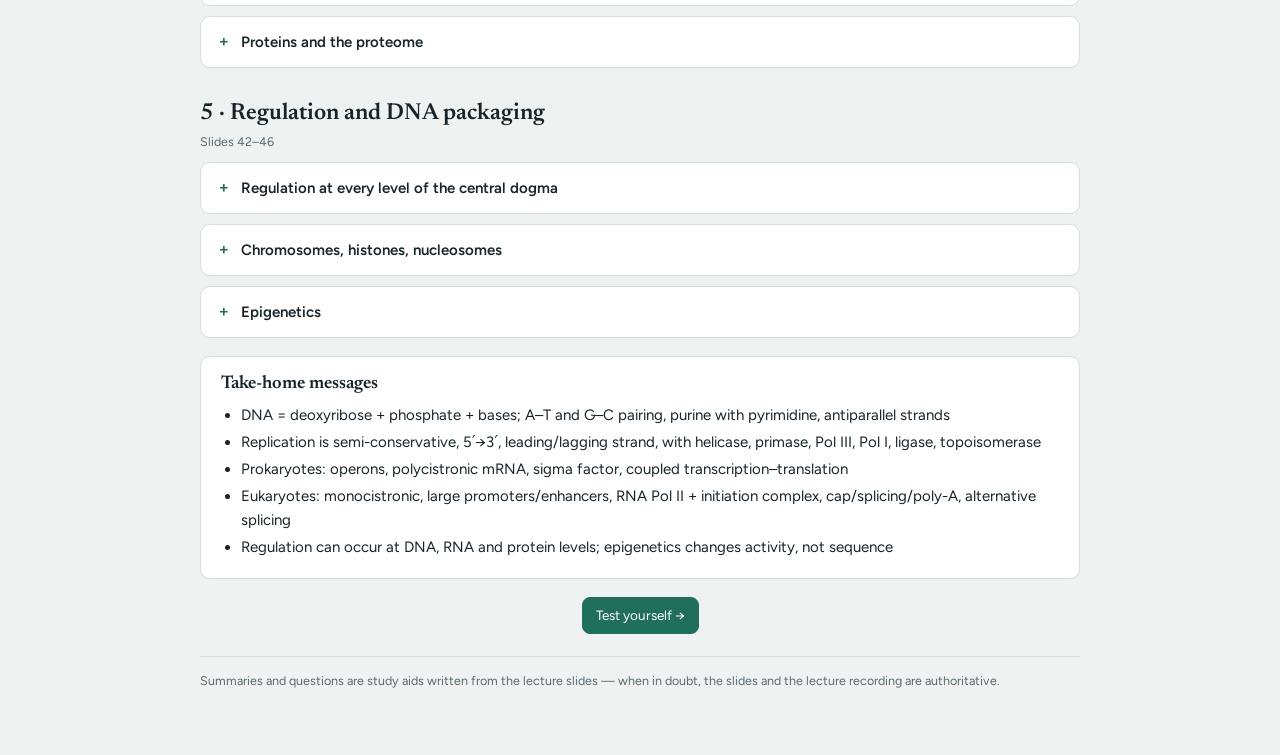
<file: 00-prep-basics-of-genomics/study.html>
<!doctype html>
<html lang="en">
<head>
<meta charset="utf-8">
<meta name="viewport" content="width=device-width, initial-scale=1">
<link rel="preconnect" href="https://fonts.googleapis.com">
<link rel="preconnect" href="https://fonts.gstatic.com" crossorigin>
<link rel="stylesheet" href="https://fonts.googleapis.com/css2?family=Newsreader:ital,opsz,wght@0,6..72,400;0,6..72,600;1,6..72,400&family=Figtree:wght@400;500;600&family=JetBrains+Mono:wght@400;500&display=swap">
<link rel="stylesheet" href="../assets/study.css">
<title>L00 Basics of Genomics</title>
</head>
<body>
<main class="wrap" id="app"></main>
<script src="../assets/study.js"></script>
<script src="study-content.js"></script>
<script>GA.lecturePage("00");</script>
</body>
</html>
</file>
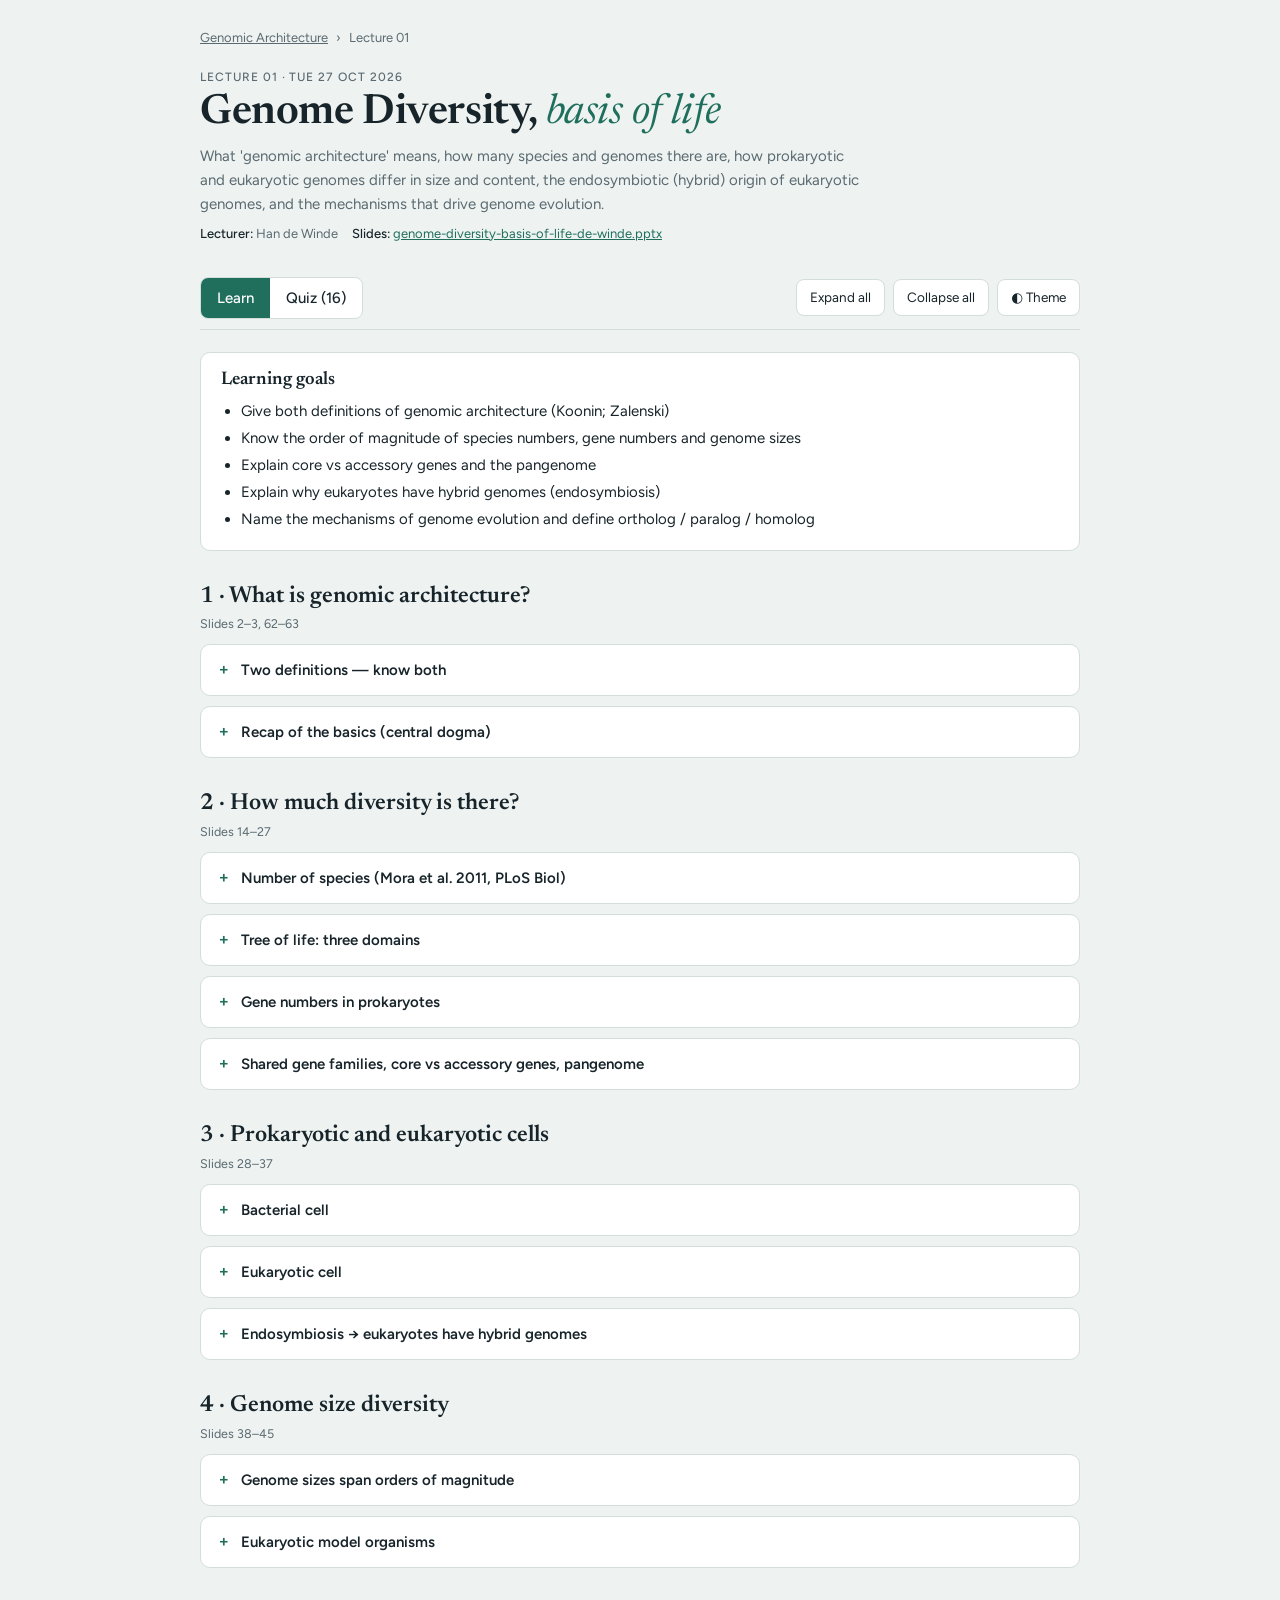
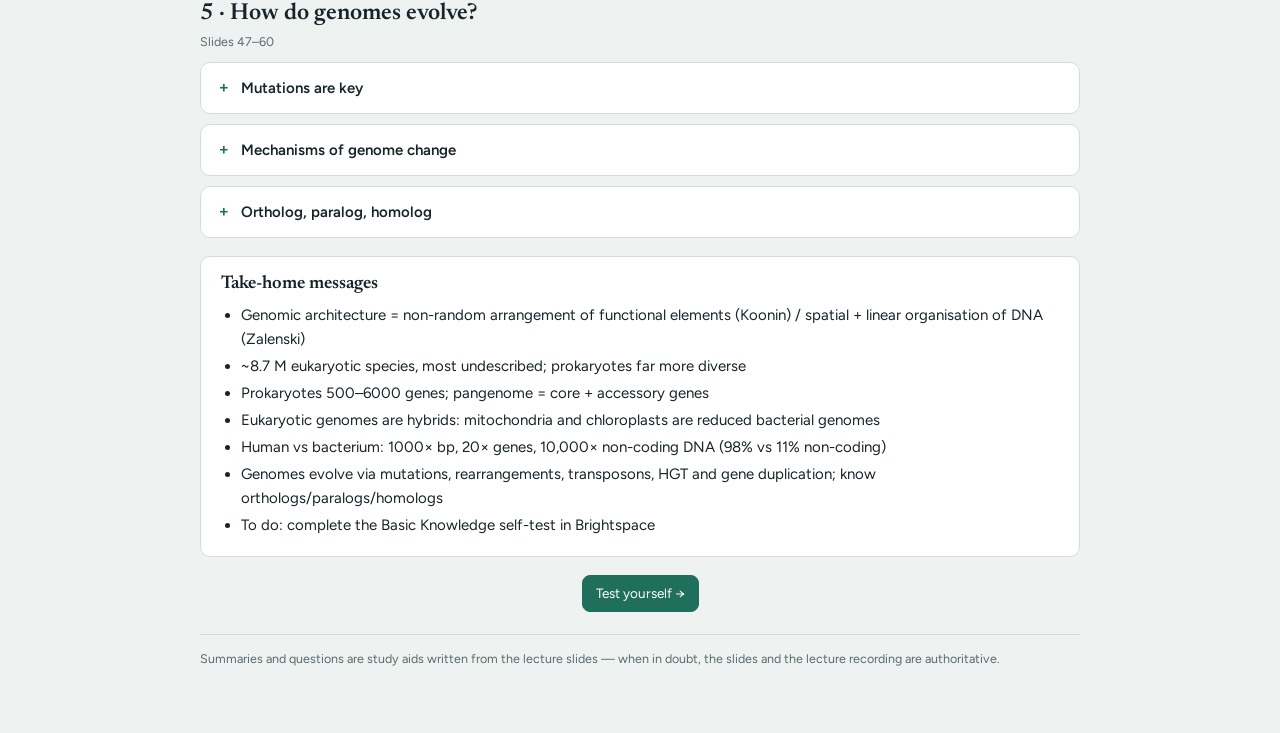
<file: 01-intro-genome-diversity/study.html>
<!doctype html>
<html lang="en">
<head>
<meta charset="utf-8">
<meta name="viewport" content="width=device-width, initial-scale=1">
<link rel="preconnect" href="https://fonts.googleapis.com">
<link rel="preconnect" href="https://fonts.gstatic.com" crossorigin>
<link rel="stylesheet" href="https://fonts.googleapis.com/css2?family=Newsreader:ital,opsz,wght@0,6..72,400;0,6..72,600;1,6..72,400&family=Figtree:wght@400;500;600&family=JetBrains+Mono:wght@400;500&display=swap">
<link rel="stylesheet" href="../assets/study.css">
<title>L01 Genome Diversity</title>
</head>
<body>
<main class="wrap" id="app"></main>
<script src="../assets/study.js"></script>
<script src="study-content.js"></script>
<script>GA.lecturePage("01");</script>
</body>
</html>
</file>
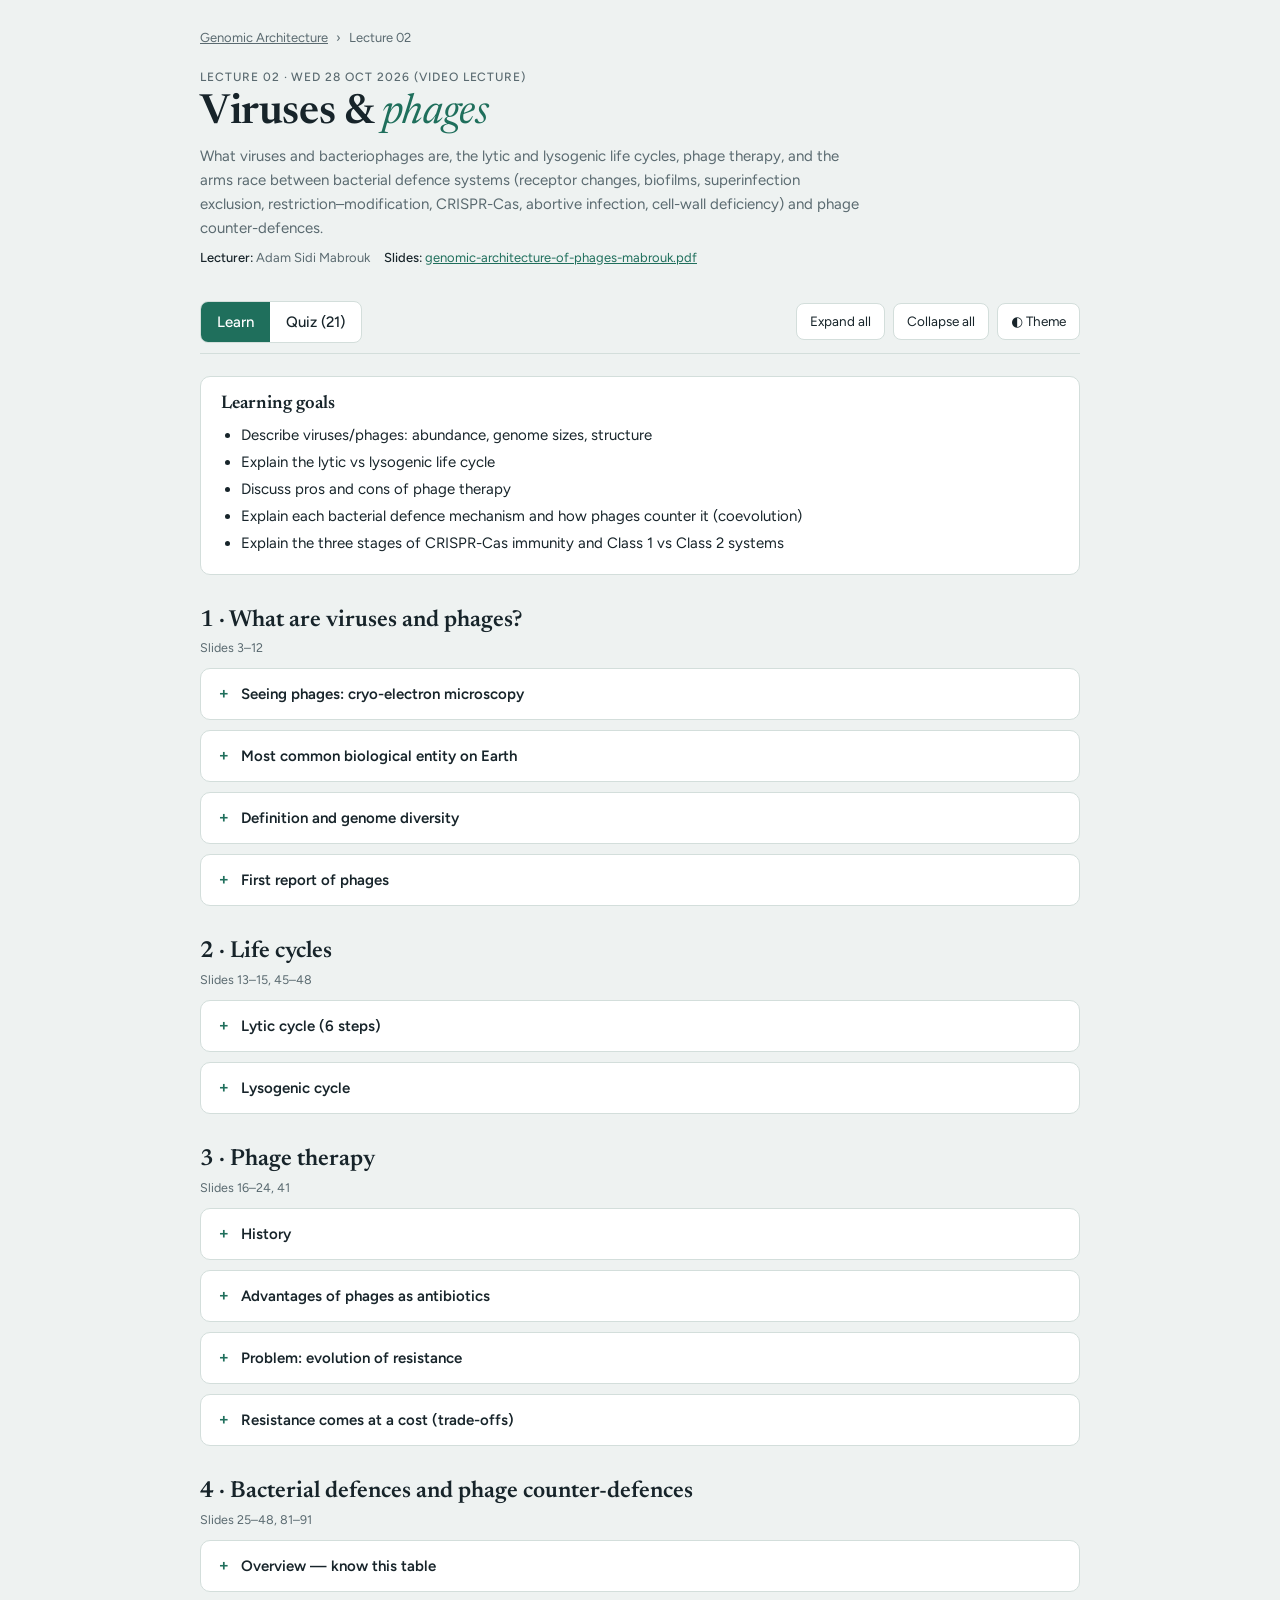
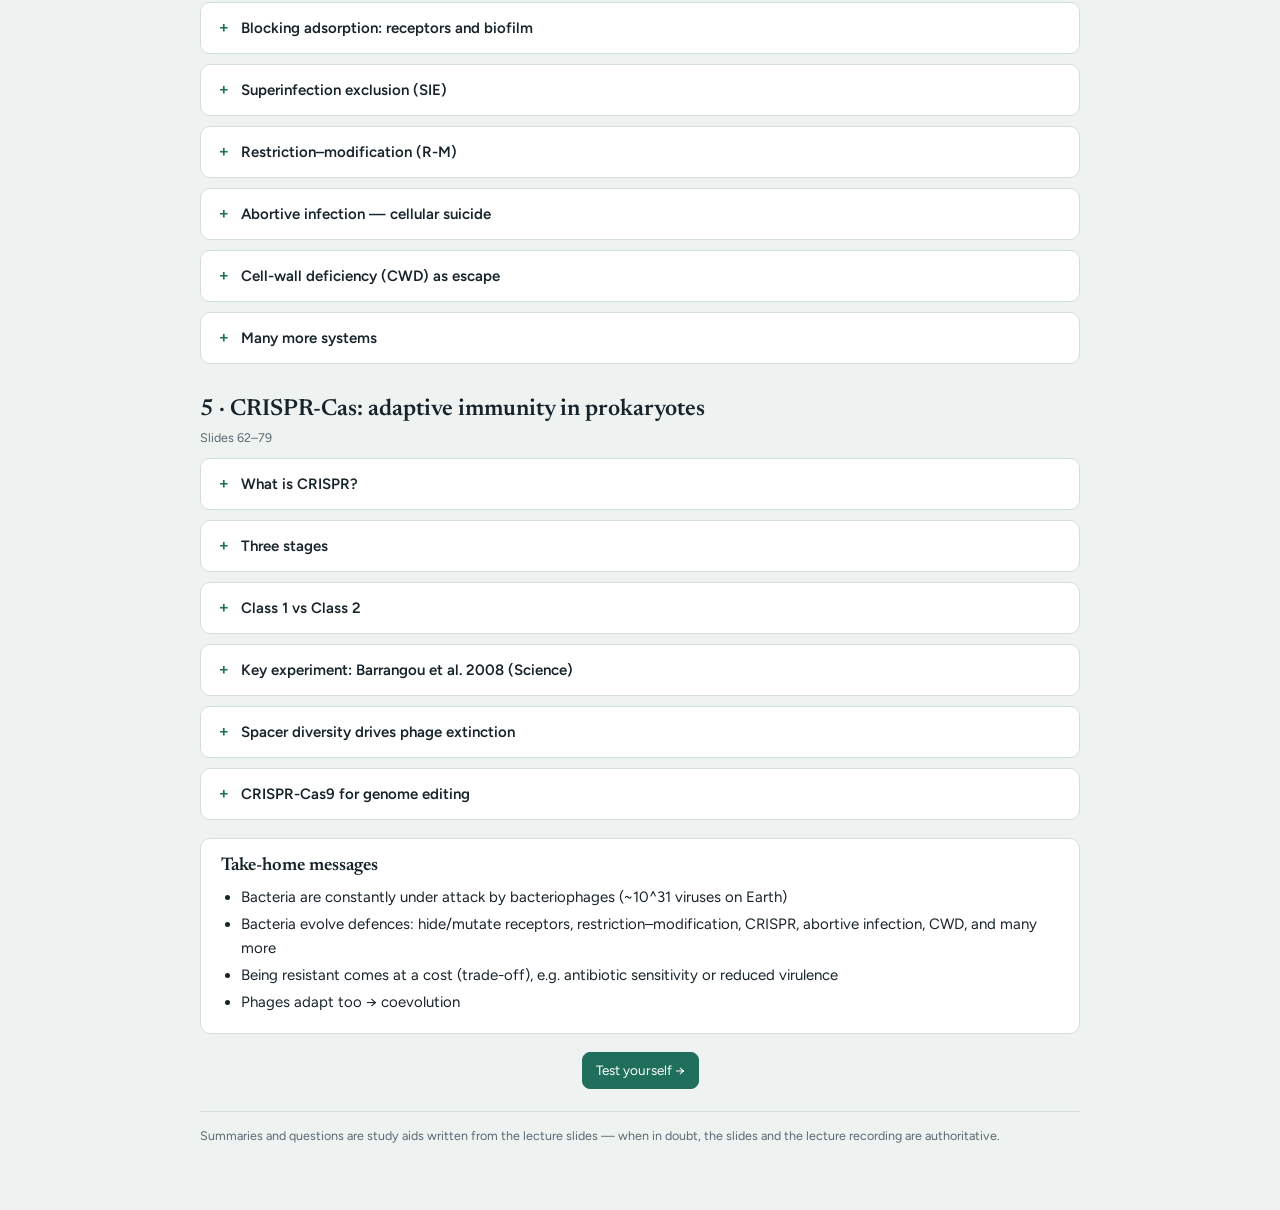
<file: 02-viruses-and-phages/study.html>
<!doctype html>
<html lang="en">
<head>
<meta charset="utf-8">
<meta name="viewport" content="width=device-width, initial-scale=1">
<link rel="preconnect" href="https://fonts.googleapis.com">
<link rel="preconnect" href="https://fonts.gstatic.com" crossorigin>
<link rel="stylesheet" href="https://fonts.googleapis.com/css2?family=Newsreader:ital,opsz,wght@0,6..72,400;0,6..72,600;1,6..72,400&family=Figtree:wght@400;500;600&family=JetBrains+Mono:wght@400;500&display=swap">
<link rel="stylesheet" href="../assets/study.css">
<title>L02 Viruses & Phages</title>
</head>
<body>
<main class="wrap" id="app"></main>
<script src="../assets/study.js"></script>
<script src="study-content.js"></script>
<script>GA.lecturePage("02");</script>
</body>
</html>
</file>
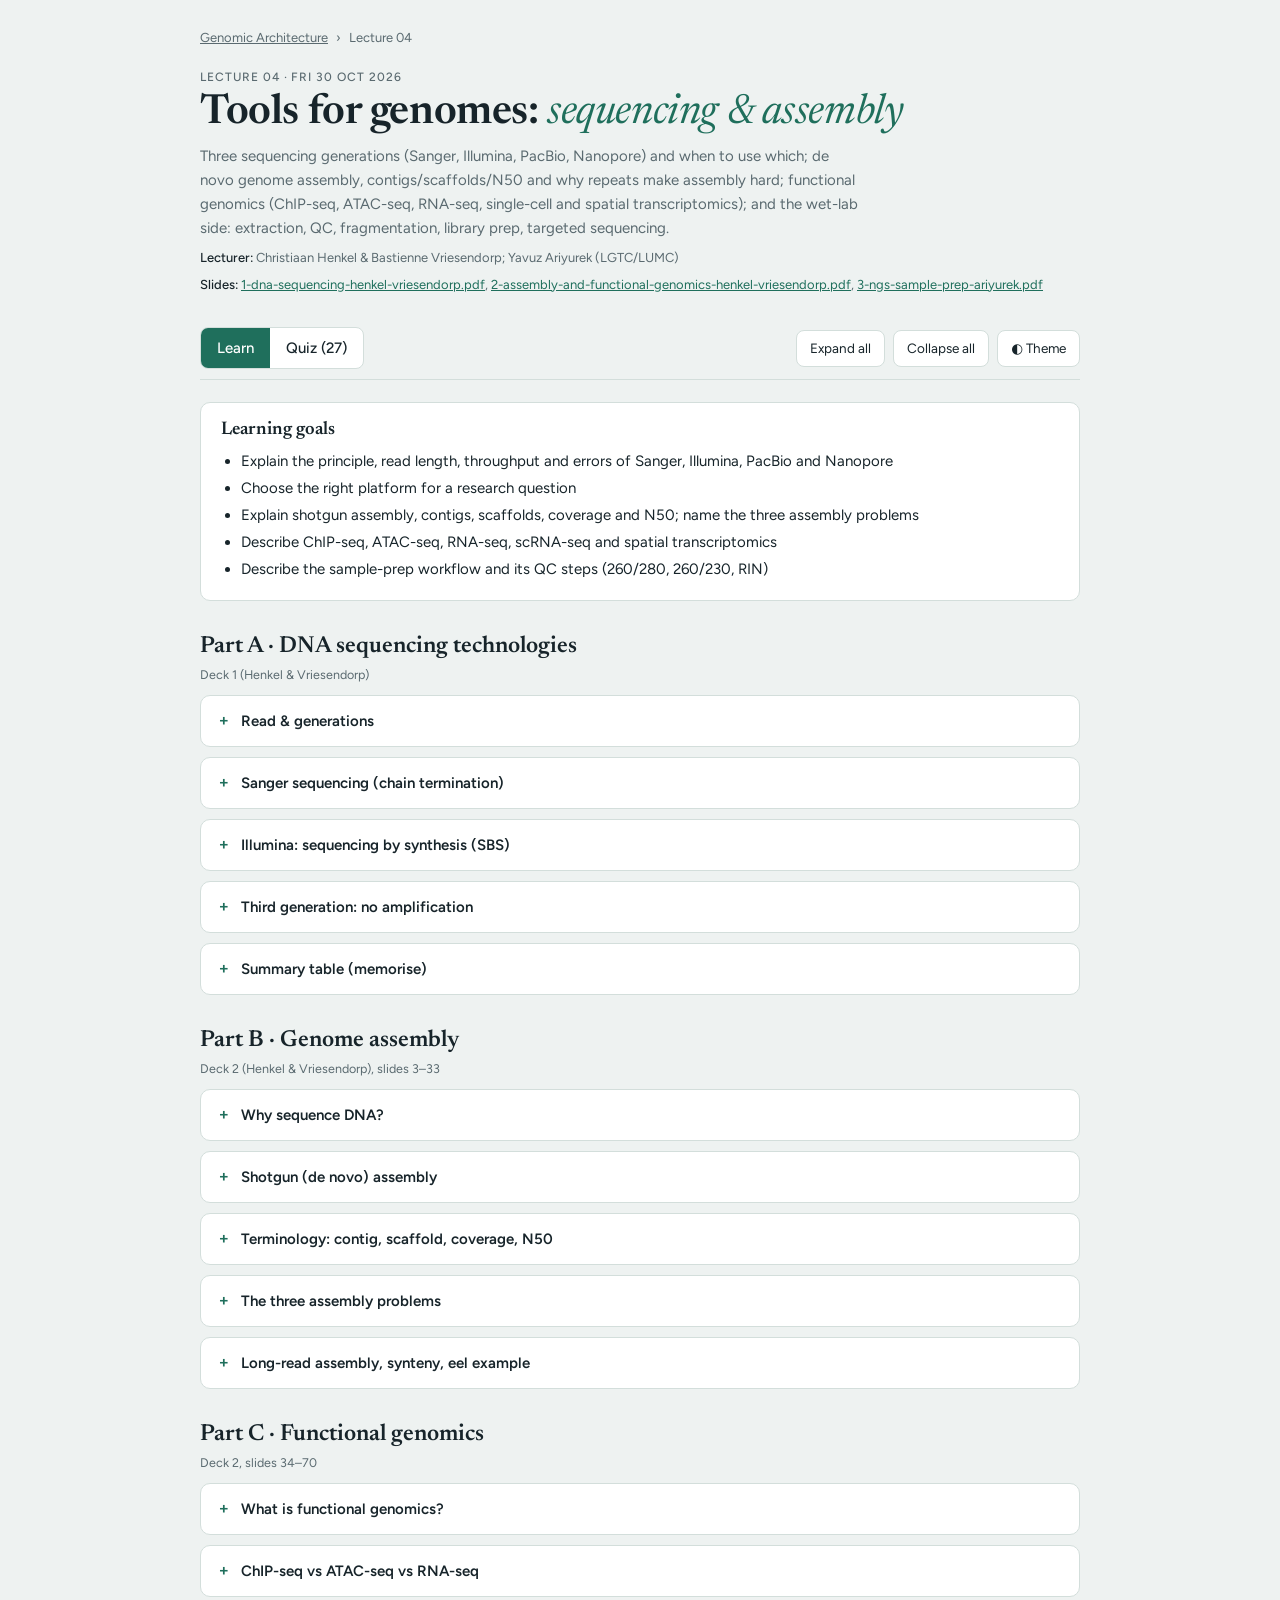
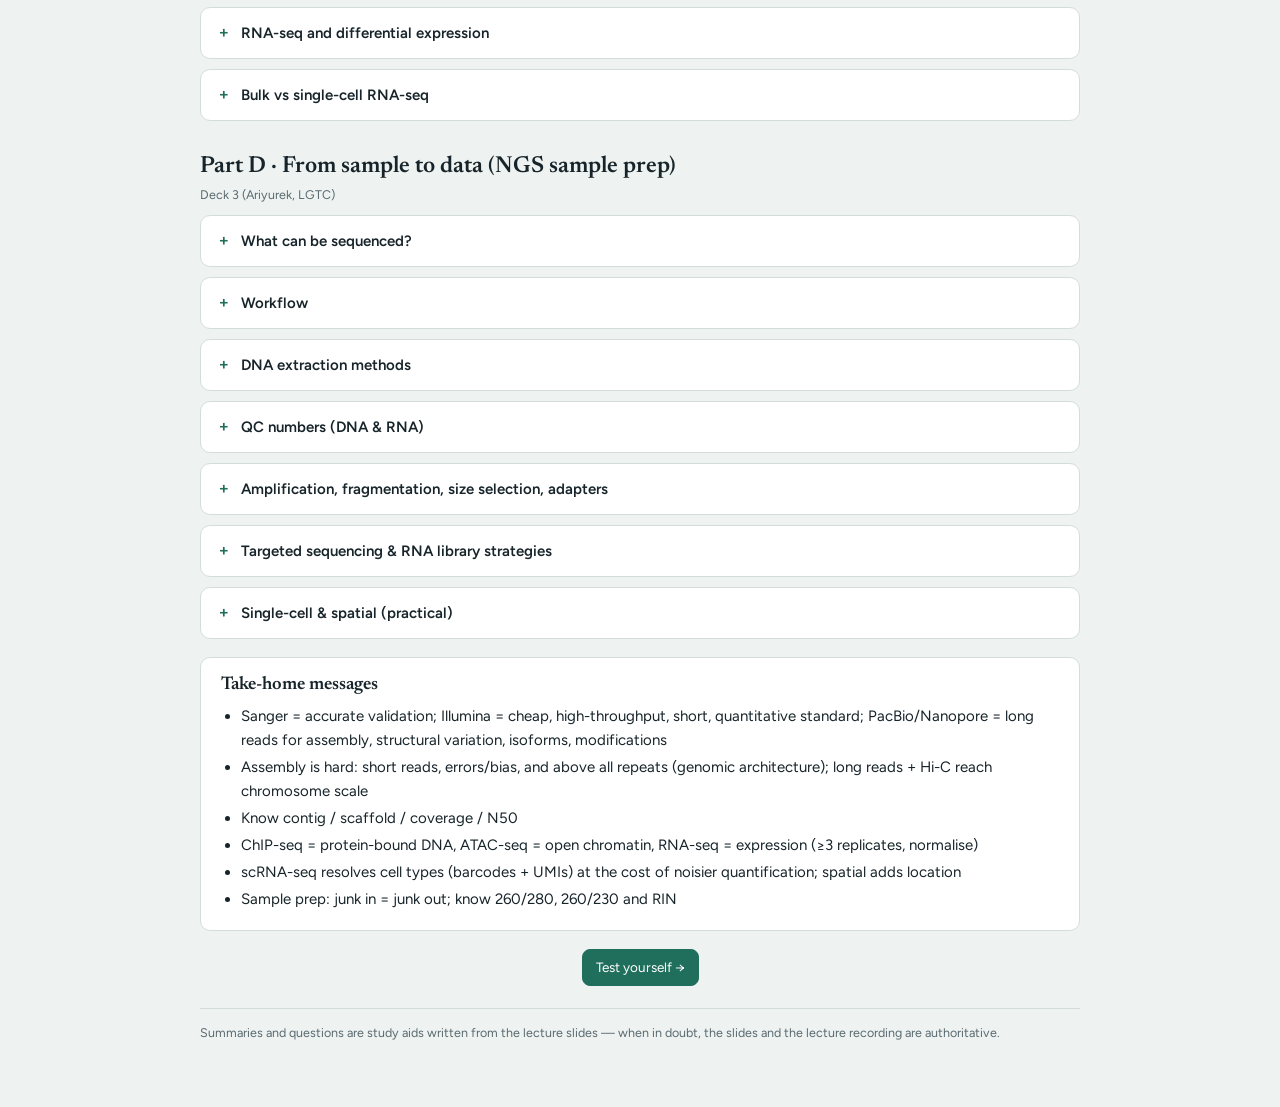
<file: 04-tools-sequencing-and-assembly/study.html>
<!doctype html>
<html lang="en">
<head>
<meta charset="utf-8">
<meta name="viewport" content="width=device-width, initial-scale=1">
<link rel="preconnect" href="https://fonts.googleapis.com">
<link rel="preconnect" href="https://fonts.gstatic.com" crossorigin>
<link rel="stylesheet" href="https://fonts.googleapis.com/css2?family=Newsreader:ital,opsz,wght@0,6..72,400;0,6..72,600;1,6..72,400&family=Figtree:wght@400;500;600&family=JetBrains+Mono:wght@400;500&display=swap">
<link rel="stylesheet" href="../assets/study.css">
<title>L04 Tools: Sequencing</title>
</head>
<body>
<main class="wrap" id="app"></main>
<script src="../assets/study.js"></script>
<script src="study-content.js"></script>
<script>GA.lecturePage("04");</script>
</body>
</html>
</file>
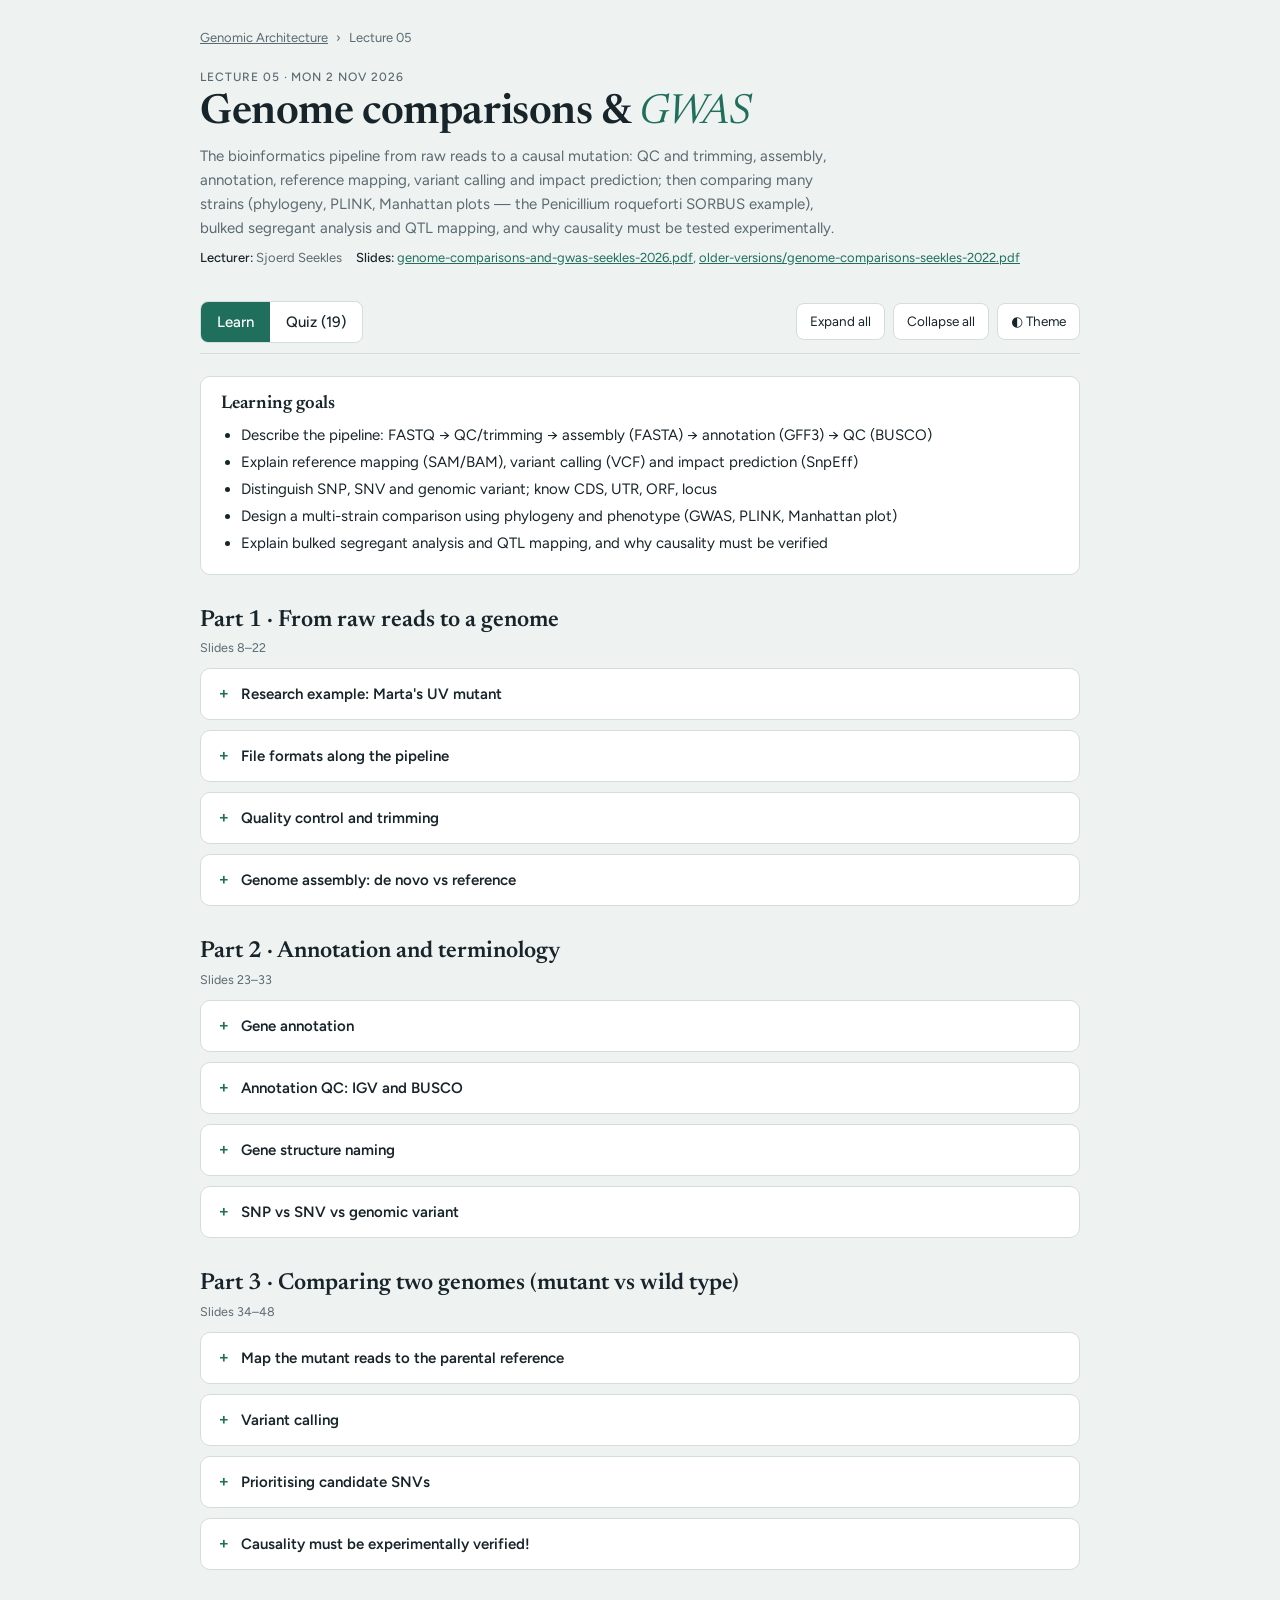
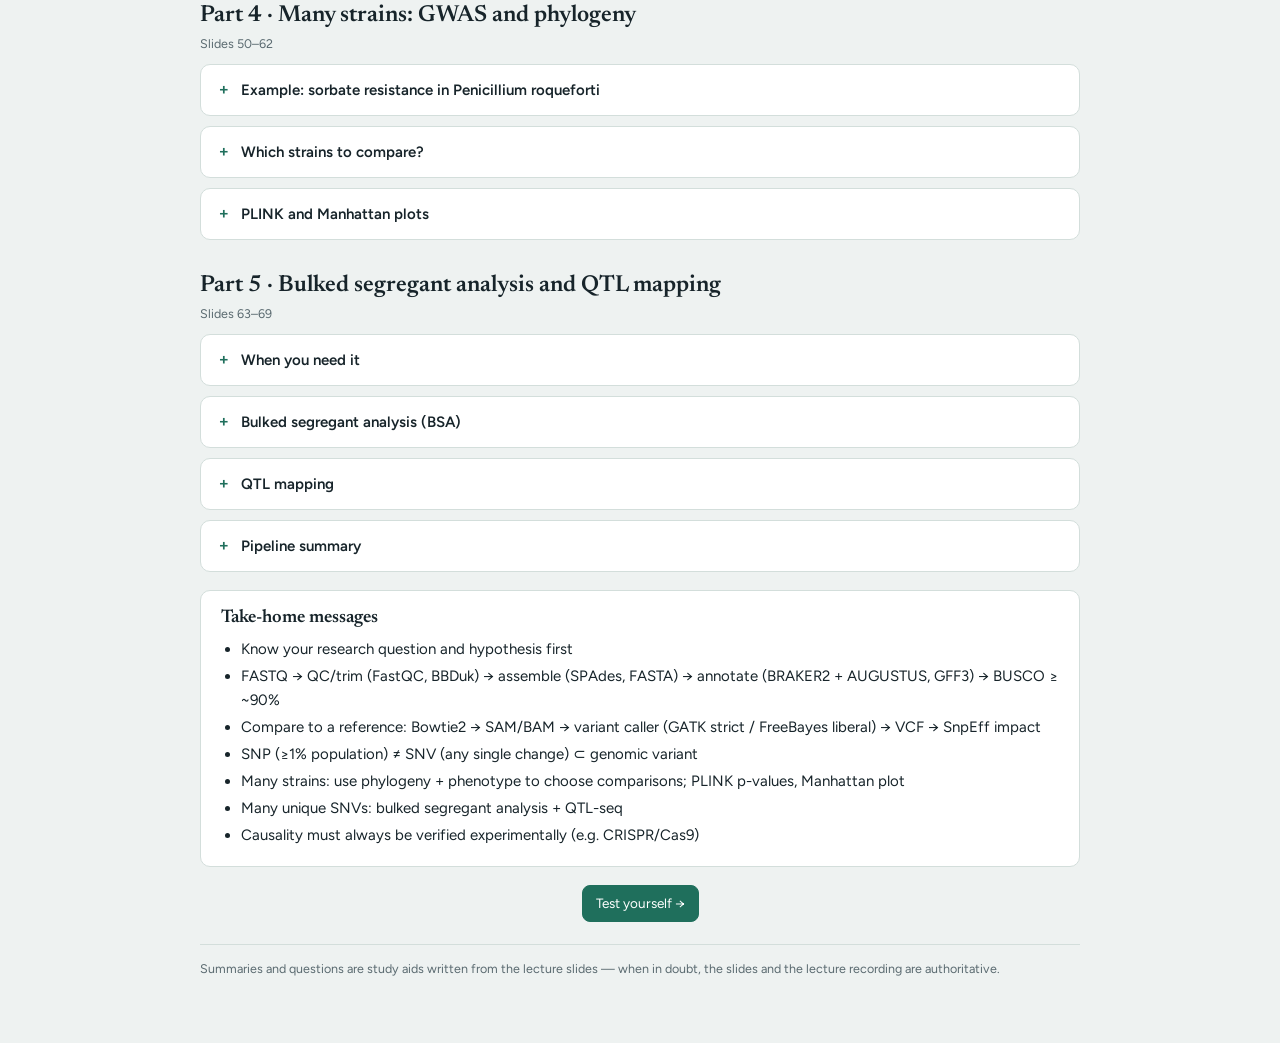
<file: 05-genome-comparisons-and-gwas/study.html>
<!doctype html>
<html lang="en">
<head>
<meta charset="utf-8">
<meta name="viewport" content="width=device-width, initial-scale=1">
<link rel="preconnect" href="https://fonts.googleapis.com">
<link rel="preconnect" href="https://fonts.gstatic.com" crossorigin>
<link rel="stylesheet" href="https://fonts.googleapis.com/css2?family=Newsreader:ital,opsz,wght@0,6..72,400;0,6..72,600;1,6..72,400&family=Figtree:wght@400;500;600&family=JetBrains+Mono:wght@400;500&display=swap">
<link rel="stylesheet" href="../assets/study.css">
<title>L05 Genome Comparisons & GWAS</title>
</head>
<body>
<main class="wrap" id="app"></main>
<script src="../assets/study.js"></script>
<script src="study-content.js"></script>
<script>GA.lecturePage("05");</script>
</body>
</html>
</file>
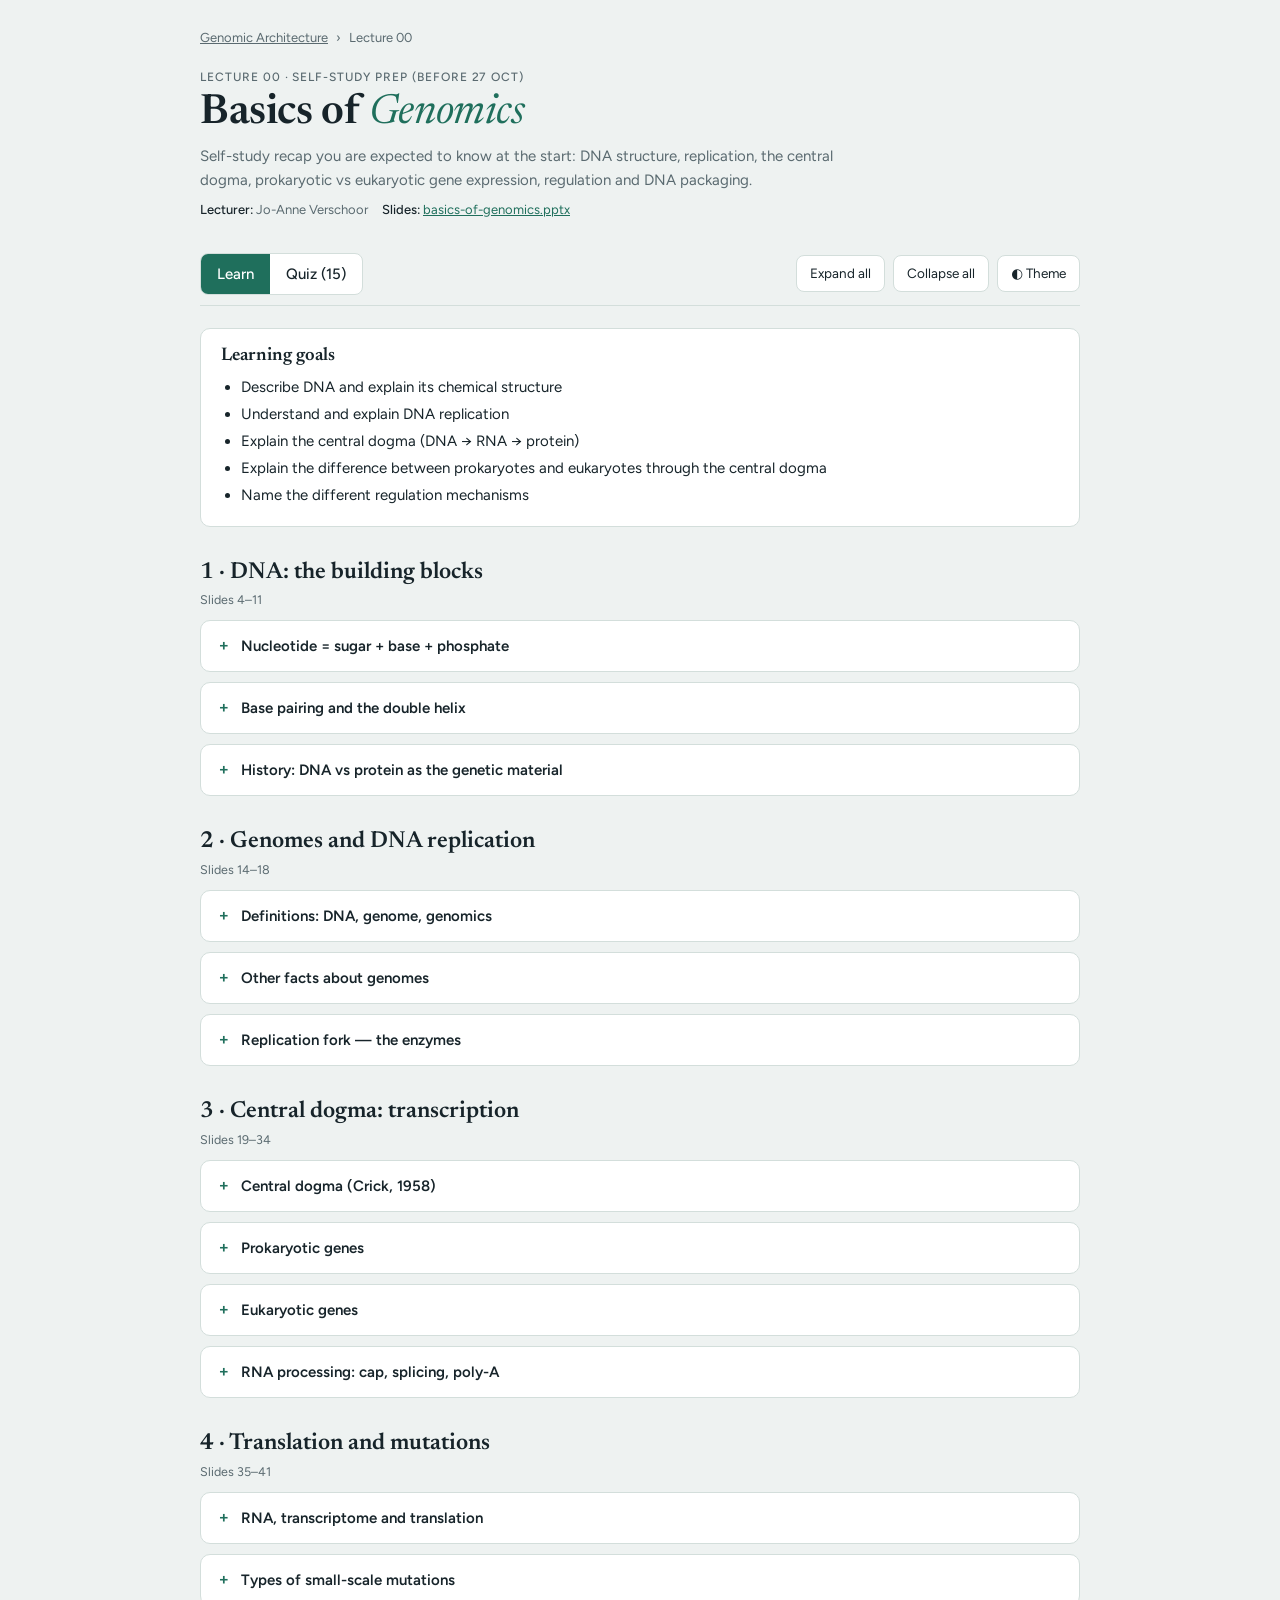
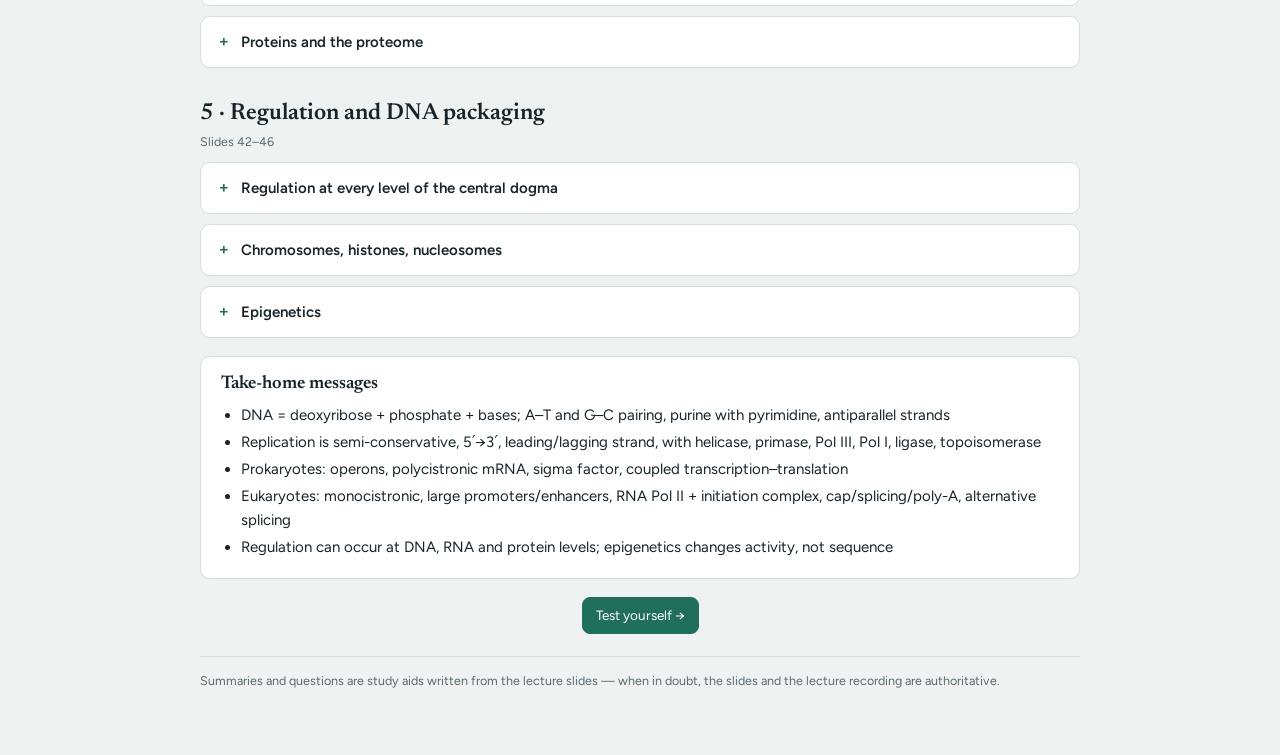
<file: standalone/00-prep-basics-of-genomics.html>
<!doctype html>
<html lang="en">
<head>
<meta charset="utf-8">
<meta name="viewport" content="width=device-width, initial-scale=1">
<link rel="preconnect" href="https://fonts.googleapis.com">
<link rel="preconnect" href="https://fonts.gstatic.com" crossorigin>
<link rel="stylesheet" href="https://fonts.googleapis.com/css2?family=Newsreader:ital,opsz,wght@0,6..72,400;0,6..72,600;1,6..72,400&family=Figtree:wght@400;500;600&family=JetBrains+Mono:wght@400;500&display=swap">
<title>L00 Basics of Genomics</title>
<style>
/* Shared styles for all Genomic Architecture study pages.
   Layout: one narrow study column; tabs switch between Learn (concept cards) and Quiz. */
:root {
  --bg: #eef2f1;
  --surface: #ffffff;
  --ink: #17242a;
  --muted: #5a6a70;
  --line: #d3dedb;
  --accent: #1f6f5c;
  --accent-soft: #d8ece5;
  --again: #b0521c;
  --again-soft: #f6e4d8;
  --good: #2c7a3b;
  --good-soft: #dcefdf;
  --hl: #fff3c4;
  --display: "Newsreader", Georgia, "Times New Roman", serif;
  --ui: "Figtree", system-ui, -apple-system, "Segoe UI", Roboto, sans-serif;
  --mono: "JetBrains Mono", ui-monospace, Consolas, "Courier New", monospace;
  --radius: 10px;
  color-scheme: light;
}
@media (prefers-color-scheme: dark) {
  :root:not([data-theme="light"]) {
    --bg: #0e1517; --surface: #162024; --ink: #e3eaea; --muted: #91a3a6; --line: #28383b;
    --accent: #62c7a8; --accent-soft: #163a31; --again: #e48d58; --again-soft: #3a2417;
    --good: #6dc47c; --good-soft: #1b3421; --hl: #3d3514;
    color-scheme: dark;
  }
}
:root[data-theme="dark"] {
  --bg: #0e1517; --surface: #162024; --ink: #e3eaea; --muted: #91a3a6; --line: #28383b;
  --accent: #62c7a8; --accent-soft: #163a31; --again: #e48d58; --again-soft: #3a2417;
  --good: #6dc47c; --good-soft: #1b3421; --hl: #3d3514;
  color-scheme: dark;
}
* { box-sizing: border-box; }
html, body { margin: 0; }
body {
  background: var(--bg); color: var(--ink);
  font: 15px/1.6 var(--ui);
  padding: 28px max(16px, env(safe-area-inset-right, 0px)) 64px max(16px, env(safe-area-inset-left, 0px));
}
.wrap { max-width: 880px; margin: 0 auto; display: grid; gap: 22px; }
a { color: var(--accent); }
button { font: inherit; color: inherit; cursor: pointer; }
button:focus-visible, input:focus-visible, summary:focus-visible { outline: 2px solid var(--accent); outline-offset: 2px; }

/* header */
.crumbs { font-size: 13px; color: var(--muted); display: flex; gap: 8px; flex-wrap: wrap; align-items: center; }
.crumbs a { color: var(--muted); }
.top { display: grid; gap: 8px; }
.eyebrow { font: 500 12px/1 var(--ui); letter-spacing: .08em; text-transform: uppercase; color: var(--muted); }
h1 { font: 600 clamp(1.9rem, 5vw, 2.6rem)/1.08 var(--display); margin: 0; text-wrap: balance; letter-spacing: -.01em; }
h1 em { font-weight: 400; color: var(--accent); }
.lede { margin: 0; color: var(--muted); max-width: 66ch; }
.meta { display: flex; flex-wrap: wrap; gap: 6px 14px; font-size: 13px; color: var(--muted); }
.meta b { color: var(--ink); font-weight: 500; }

/* tabs */
.bar { display: flex; flex-wrap: wrap; gap: 12px; justify-content: space-between; align-items: center; position: sticky; top: 0; background: var(--bg); padding: 10px 0; z-index: 5; border-bottom: 1px solid var(--line); }
.tabs { display: inline-flex; border: 1px solid var(--line); border-radius: 8px; overflow: hidden; background: var(--surface); }
.tab { border: 0; background: transparent; padding: 8px 16px; font-weight: 500; }
.tab[aria-selected="true"] { background: var(--accent); color: var(--surface); }
.tools { display: flex; gap: 8px; flex-wrap: wrap; }
.btn { border: 1px solid var(--line); background: var(--surface); border-radius: 8px; padding: 7px 13px; font-size: 13.5px; }
.btn:hover { border-color: var(--accent); }
.btn.primary { background: var(--accent); border-color: var(--accent); color: var(--surface); }

/* objectives / take-homes */
.box { background: var(--surface); border: 1px solid var(--line); border-radius: var(--radius); padding: 16px 20px; }
.box h2 { font: 600 1.15rem/1.2 var(--display); margin: 0 0 8px; }
.box ul { margin: 0; padding-left: 20px; }
.box li { margin: 3px 0; }

/* concept sections */
.section { display: grid; gap: 10px; }
.section > h2 { font: 600 1.45rem/1.2 var(--display); margin: 14px 0 0; }
.section > .src { font-size: 12.5px; color: var(--muted); margin-top: -6px; }
details.card { background: var(--surface); border: 1px solid var(--line); border-radius: var(--radius); }
details.card > summary { list-style: none; padding: 13px 18px; font-weight: 600; display: flex; gap: 10px; align-items: baseline; cursor: pointer; }
details.card > summary::-webkit-details-marker { display: none; }
details.card > summary::before { content: "+"; font: 500 16px/1 var(--mono); color: var(--accent); width: 12px; flex: none; }
details.card[open] > summary::before { content: "−"; }
details.card > .body { padding: 0 20px 16px 40px; }
.body p { margin: 0 0 10px; }
.body ul, .body ol { margin: 0 0 10px; padding-left: 20px; }
.body li { margin: 3px 0; }
.body table { border-collapse: collapse; width: 100%; font-size: 13.5px; margin: 6px 0 12px; display: block; overflow-x: auto; }
.body th, .body td { border: 1px solid var(--line); padding: 6px 9px; text-align: left; vertical-align: top; }
.body th { background: var(--accent-soft); font-weight: 600; }
.key { background: var(--hl); padding: 0 3px; border-radius: 3px; }
.exam { border-left: 3px solid var(--again); background: var(--again-soft); padding: 8px 12px; border-radius: 0 6px 6px 0; font-size: 14px; margin: 8px 0 4px; }
.exam::before { content: "Exam tip — "; font-weight: 600; color: var(--again); }
code, .mono { font-family: var(--mono); font-size: .9em; }
.seq { font-family: var(--mono); background: var(--bg); padding: 8px 10px; border-radius: 6px; overflow-x: auto; white-space: pre; font-size: 13px; }
.flow { display: flex; flex-wrap: wrap; gap: 6px; align-items: center; margin: 6px 0 12px; }
.flow span { background: var(--accent-soft); border-radius: 6px; padding: 4px 9px; font-size: 13px; }
.flow i { color: var(--muted); font-style: normal; }

/* quiz */
.qhead { display: flex; flex-wrap: wrap; gap: 10px; justify-content: space-between; align-items: center; }
.score { font: 500 14px var(--mono); color: var(--muted); }
.q { background: var(--surface); border: 1px solid var(--line); border-radius: var(--radius); padding: 16px 20px; display: grid; gap: 10px; }
.q .qn { font: 500 12px var(--mono); color: var(--muted); display: flex; gap: 10px; flex-wrap: wrap; }
.q .tag { background: var(--accent-soft); color: var(--accent); border-radius: 999px; padding: 1px 8px; }
.q .stem { font-weight: 600; }
.opts { display: grid; gap: 7px; }
.opt { text-align: left; border: 1px solid var(--line); background: var(--bg); border-radius: 8px; padding: 9px 12px; display: flex; gap: 10px; }
.opt .l { font: 500 13px var(--mono); color: var(--muted); }
.opt:hover:not([disabled]) { border-color: var(--accent); }
.opt[disabled] { cursor: default; }
.opt.right { border-color: var(--good); background: var(--good-soft); }
.opt.wrong { border-color: var(--again); background: var(--again-soft); }
.explain { font-size: 14px; border-top: 1px dashed var(--line); padding-top: 10px; }
.explain b { color: var(--accent); }
.open-actions { display: flex; gap: 8px; flex-wrap: wrap; }
.btn.good { border-color: var(--good); color: var(--good); }
.btn.bad { border-color: var(--again); color: var(--again); }
textarea { width: 100%; min-height: 70px; font: inherit; color: inherit; background: var(--bg); border: 1px solid var(--line); border-radius: 8px; padding: 8px 10px; resize: vertical; }
.hidden { display: none !important; }
.filters { display: flex; flex-wrap: wrap; gap: 8px; }
.chip { border: 1px solid var(--line); background: var(--surface); border-radius: 999px; padding: 5px 12px; font-size: 13px; }
.chip[aria-pressed="true"] { border-color: var(--accent); background: var(--accent-soft); }

/* hub */
.grid { display: grid; grid-template-columns: repeat(auto-fill, minmax(250px, 1fr)); gap: 14px; }
.tile { background: var(--surface); border: 1px solid var(--line); border-radius: var(--radius); padding: 16px 18px; display: grid; gap: 6px; text-decoration: none; color: var(--ink); }
.tile:hover { border-color: var(--accent); }
.tile .n { font: 500 12px var(--mono); color: var(--accent); }
.tile h3 { margin: 0; font: 600 1.15rem/1.2 var(--display); }
.tile p { margin: 0; font-size: 13.5px; color: var(--muted); }
.tile.soon { opacity: .6; }
.week { font: 600 1.3rem/1.2 var(--display); margin: 10px 0 0; }
footer { font-size: 12.5px; color: var(--muted); border-top: 1px solid var(--line); padding-top: 14px; }

</style>
</head>
<body>
<!-- Generated by tools/build-standalone.js. Do not edit; edit the source files and rebuild. -->
<main class="wrap" id="app"></main>
<script>window.GA = { links: {
  hub: "index.html",
  drill: "exam-drill.html",
  slide: (lec, file) => "https://github.com/gijstimmer/Genomic-Architecture/blob/main/00-prep-basics-of-genomics/slides/" + encodeURIComponent(file),
} };</script>
<script>
/* Shared renderer for the Genomic Architecture study pages.
 *
 * Each lecture folder has a `study-content.js` that calls GA.register({...}).
 * A lecture page (study.html) calls GA.lecturePage(id) to render that lecture.
 * The exam drill (exam-drill/index.html) loads every study-content.js and calls GA.drillPage().
 *
 * Content format (see any study-content.js):
 *   { id, num, title, lecturer, date, slides: [file names], summary,
 *     objectives: [..], takeHome: [..],
 *     sections: [{ title, src, cards: [{ t, html }] }],
 *     questions: [{ type: 'mc', q, options: [..], answer: index, explain, src }
 *                 | { type: 'open', q, answer, src }] }
 * html strings may use <span class="key">, <div class="exam">, <div class="seq">, tables, lists.
 */
(function () {
  const GA = (window.GA = window.GA || {});
  GA.lectures = GA.lectures || [];
  GA.register = (lec) => GA.lectures.push(lec);
  // Link targets. The standalone build (tools/build-standalone.js) overrides these
  // by defining window.GA.links before this script runs.
  const links = Object.assign({
    hub: "../index.html",
    drill: "../exam-drill/index.html",
    slide: (lec, file) => "slides/" + file,
  }, GA.links);

  /* ---------- small helpers ---------- */
  const $ = (sel, root = document) => root.querySelector(sel);
  const el = (tag, attrs = {}, html) => {
    const n = document.createElement(tag);
    for (const [k, v] of Object.entries(attrs)) {
      if (k === "class") n.className = v;
      else if (k.startsWith("on")) n.addEventListener(k.slice(2), v);
      else n.setAttribute(k, v);
    }
    if (html !== undefined) n.innerHTML = html;
    return n;
  };
  const store = {
    get(k, d) { try { const v = localStorage.getItem("ga:" + k); return v ? JSON.parse(v) : d; } catch (e) { return d; } },
    set(k, v) { try { localStorage.setItem("ga:" + k, JSON.stringify(v)); } catch (e) { /* storage unavailable */ } },
  };
  const shuffle = (a) => { a = a.slice(); for (let i = a.length - 1; i > 0; i--) { const j = Math.floor(Math.random() * (i + 1)); [a[i], a[j]] = [a[j], a[i]]; } return a; };
  const qid = (lec, i) => lec.id + ":" + i;

  /* ---------- theme ---------- */
  function applyTheme() { const t = store.get("theme", null); if (t) document.documentElement.setAttribute("data-theme", t); }
  function themeButton() {
    return el("button", { class: "btn", title: "Toggle light/dark", onclick: () => {
      const cur = document.documentElement.getAttribute("data-theme") ||
        (matchMedia("(prefers-color-scheme: dark)").matches ? "dark" : "light");
      const next = cur === "dark" ? "light" : "dark";
      document.documentElement.setAttribute("data-theme", next); store.set("theme", next);
    } }, "◐ Theme");
  }
  applyTheme();

  /* ---------- quiz rendering (shared by lecture page and drill) ---------- */
  function renderQuiz(container, items, opts = {}) {
    // items: [{ lec, i, q }]
    container.innerHTML = "";
    const missed = new Set(store.get("missed", []));
    let answered = 0, correct = 0;
    const scoreEl = el("div", { class: "score" });
    const updateScore = () => { scoreEl.textContent = `${correct} / ${answered} correct · ${items.length} questions`; };
    const head = el("div", { class: "qhead" });
    head.append(scoreEl);
    if (opts.controls) head.append(opts.controls);
    container.append(head);
    updateScore();

    const record = (key, ok) => {
      answered++; if (ok) { correct++; missed.delete(key); } else missed.add(key);
      store.set("missed", [...missed]); updateScore();
    };

    items.forEach(({ lec, i, q }, n) => {
      const key = qid(lec, i);
      const card = el("div", { class: "q" });
      const meta = [`Q${n + 1}`, q.type === "mc" ? "multiple choice" : "open question"];
      card.append(el("div", { class: "qn" },
        meta.map((m) => `<span>${m}</span>`).join("") +
        (opts.showLecture ? `<span class="tag">L${lec.num} · ${lec.short || lec.title}</span>` : "") +
        (q.src ? `<span>${q.src}</span>` : "")));
      card.append(el("div", { class: "stem" }, q.q));

      if (q.type === "mc") {
        const order = shuffle(q.options.map((o, k) => k));
        const box = el("div", { class: "opts" });
        const explain = el("div", { class: "explain hidden" },
          `<b>Answer:</b> ${q.options[q.answer]}${q.explain ? "<br>" + q.explain : ""}`);
        order.forEach((k, pos) => {
          const b = el("button", { class: "opt" }, `<span class="l">${"ABCDEF"[pos]}</span><span>${q.options[k]}</span>`);
          b.addEventListener("click", () => {
            box.querySelectorAll(".opt").forEach((x) => (x.disabled = true));
            b.classList.add(k === q.answer ? "right" : "wrong");
            box.children[order.indexOf(q.answer)].classList.add("right");
            explain.classList.remove("hidden");
            record(key, k === q.answer);
          });
          box.append(b);
        });
        card.append(box, explain);
      } else {
        const ta = el("textarea", { placeholder: "Write your answer first (optional), then reveal the model answer…" });
        const ans = el("div", { class: "explain hidden" }, `<b>Model answer:</b> ${q.answer}`);
        const grade = el("div", { class: "open-actions hidden" });
        const done = (ok) => { grade.innerHTML = `<span class="score">${ok ? "Marked as correct" : "Marked for review"}</span>`; record(key, ok); };
        grade.append(
          el("button", { class: "btn good", onclick: () => done(true) }, "✓ I had it"),
          el("button", { class: "btn bad", onclick: () => done(false) }, "✗ Review again"));
        const reveal = el("button", { class: "btn", onclick: () => { ans.classList.remove("hidden"); grade.classList.remove("hidden"); reveal.remove(); } }, "Reveal answer");
        card.append(ta, el("div", { class: "open-actions" }), ans, grade);
        card.children[3].append(reveal);
      }
      container.append(card);
    });
  }

  /* ---------- lecture page ---------- */
  GA.lecturePage = function (id) {
    const lec = GA.lectures.find((l) => l.id === id);
    const app = $("#app");
    document.title = `L${lec.num} ${lec.short || lec.title}`;

    app.append(el("nav", { class: "crumbs" },
      `<a href="${links.hub}">Genomic Architecture</a><span>›</span><span>Lecture ${lec.num}</span>`));
    app.append(el("header", { class: "top" },
      `<div class="eyebrow">Lecture ${lec.num} · ${lec.date}</div>
       <h1>${lec.titleHtml || lec.title}</h1>
       <p class="lede">${lec.summary}</p>
       <div class="meta"><span><b>Lecturer:</b> ${lec.lecturer}</span>
       <span><b>Slides:</b> ${lec.slides.map((s) => `<a href="${links.slide(lec, s)}">${s}</a>`).join(", ")}</span></div>`));

    const learn = el("div", { class: "section-wrap", style: "display:grid;gap:18px" });
    const quiz = el("div", { style: "display:grid;gap:14px" });
    quiz.classList.add("hidden");

    const tabs = el("div", { class: "tabs", role: "tablist" });
    const setTab = (which) => {
      tabs.querySelectorAll(".tab").forEach((t) => t.setAttribute("aria-selected", t.dataset.t === which));
      learn.classList.toggle("hidden", which !== "learn");
      quiz.classList.toggle("hidden", which !== "quiz");
      store.set("tab:" + id, which);
    };
    [["learn", "Learn"], ["quiz", `Quiz (${lec.questions.length})`]].forEach(([k, label]) =>
      tabs.append(el("button", { class: "tab", role: "tab", "data-t": k, onclick: () => setTab(k) }, label)));
    const tools = el("div", { class: "tools" });
    tools.append(
      el("button", { class: "btn", onclick: () => learn.querySelectorAll("details").forEach((d) => (d.open = true)) }, "Expand all"),
      el("button", { class: "btn", onclick: () => learn.querySelectorAll("details").forEach((d) => (d.open = false)) }, "Collapse all"),
      themeButton());
    const bar = el("div", { class: "bar" }); bar.append(tabs, tools);
    app.append(bar);

    // Learn tab
    if (lec.objectives) learn.append(el("div", { class: "box" }, `<h2>Learning goals</h2><ul>${lec.objectives.map((o) => `<li>${o}</li>`).join("")}</ul>`));
    lec.sections.forEach((s) => {
      const sec = el("section", { class: "section" }, `<h2>${s.title}</h2>${s.src ? `<div class="src">${s.src}</div>` : ""}`);
      s.cards.forEach((c) => {
        const d = el("details", { class: "card" }, `<summary>${c.t}</summary><div class="body">${c.html}</div>`);
        sec.append(d);
      });
      learn.append(sec);
    });
    if (lec.takeHome) learn.append(el("div", { class: "box" }, `<h2>Take-home messages</h2><ul>${lec.takeHome.map((o) => `<li>${o}</li>`).join("")}</ul>`));
    learn.append(el("div", { style: "text-align:center" }, ""));
    learn.lastChild.append(el("button", { class: "btn primary", onclick: () => { setTab("quiz"); scrollTo(0, 0); } }, "Test yourself →"));

    // Quiz tab
    const drawQuiz = (shuffled) => {
      const items = lec.questions.map((q, i) => ({ lec, i, q }));
      const controls = el("div", { class: "tools" });
      controls.append(
        el("button", { class: "btn", onclick: () => drawQuiz(true) }, "Shuffle & restart"),
        el("a", { class: "btn", href: links.drill, style: "text-decoration:none" }, "Course-wide drill →"));
      renderQuiz(quiz, shuffled ? shuffle(items) : items, { controls });
    };
    drawQuiz(false);

    app.append(learn, quiz);
    app.append(el("footer", {}, "Summaries and questions are study aids written from the lecture slides — when in doubt, the slides and the lecture recording are authoritative."));
    setTab(store.get("tab:" + id, "learn"));
  };

  /* ---------- exam drill ---------- */
  GA.drillPage = function () {
    const app = $("#app");
    const lecs = GA.lectures.slice().sort((a, b) => a.num.localeCompare(b.num));
    const all = lecs.flatMap((lec) => lec.questions.map((q, i) => ({ lec, i, q })));
    const sel = new Set(store.get("drill:sel", lecs.map((l) => l.id)));
    let type = "all", size = 20, mode = "random";

    app.append(el("nav", { class: "crumbs" }, `<a href="${links.hub}">Genomic Architecture</a><span>›</span><span>Exam drill</span>`));
    app.append(el("header", { class: "top" },
      `<div class="eyebrow">Course-wide practice</div><h1>Exam <em>drill</em></h1>
       <p class="lede">Mixed questions from every lecture, like the final exam (multiple choice + open questions).
       Pick the lectures, draw a set, and use “Missed only” to repeat what you got wrong — your misses are remembered in this browser.</p>`));

    const panel = el("div", { class: "box", style: "display:grid;gap:12px" });
    const lecChips = el("div", { class: "filters" });
    lecs.forEach((l) => {
      const c = el("button", { class: "chip", "aria-pressed": sel.has(l.id) }, `L${l.num} ${l.short || l.title} <span class="score">${l.questions.length}</span>`);
      c.addEventListener("click", () => { sel.has(l.id) ? sel.delete(l.id) : sel.add(l.id); c.setAttribute("aria-pressed", sel.has(l.id)); store.set("drill:sel", [...sel]); });
      lecChips.append(c);
    });
    const group = (label, values, get, set) => {
      const g = el("div", { class: "filters" }); g.append(el("span", { class: "score", style: "align-self:center" }, label));
      values.forEach(([v, t]) => {
        const c = el("button", { class: "chip", "aria-pressed": get() === v }, t);
        c.addEventListener("click", () => { set(v); g.querySelectorAll(".chip").forEach((x) => x.setAttribute("aria-pressed", x === c)); });
        g.append(c);
      });
      return g;
    };
    panel.append(el("div", { class: "score" }, "Lectures"), lecChips,
      group("Type", [["all", "Both"], ["mc", "Multiple choice"], ["open", "Open"]], () => type, (v) => (type = v)),
      group("Size", [[10, "10"], [20, "20"], [40, "40"], [9999, "All"]], () => size, (v) => (size = v)),
      group("Mode", [["random", "Random"], ["missed", "Missed only"]], () => mode, (v) => (mode = v)));
    const go = el("button", { class: "btn primary" }, "Draw questions");
    const tools = el("div", { class: "tools" }); tools.append(go, themeButton(),
      el("button", { class: "btn", onclick: () => { store.set("missed", []); alert("Missed list cleared."); } }, "Clear missed list"));
    panel.append(tools);
    app.append(panel);

    const out = el("div", { style: "display:grid;gap:14px" });
    app.append(out);
    go.addEventListener("click", () => {
      const missed = new Set(store.get("missed", []));
      let pool = all.filter((x) => sel.has(x.lec.id) && (type === "all" || x.q.type === type));
      if (mode === "missed") pool = pool.filter((x) => missed.has(qid(x.lec, x.i)));
      if (!pool.length) { out.innerHTML = `<div class="box">No questions match — ${mode === "missed" ? "you have no missed questions for this selection 🎉" : "select at least one lecture"}.</div>`; return; }
      renderQuiz(out, shuffle(pool).slice(0, size), { showLecture: true });
      out.scrollIntoView({ behavior: "smooth" });
    });
  };

  /* ---------- hub page ---------- */
  GA.themeButton = themeButton;
})();

</script>
<script>
GA.register({
  id: "00",
  num: "00",
  short: "Basics of Genomics",
  title: "Basics of Genomics",
  titleHtml: "Basics of <em>Genomics</em>",
  lecturer: "Jo-Anne Verschoor",
  date: "Self-study prep (before 27 Oct)",
  slides: ["basics-of-genomics.pptx"],
  summary: "Self-study recap you are expected to know at the start: DNA structure, replication, the central dogma, prokaryotic vs eukaryotic gene expression, regulation and DNA packaging.",
  objectives: [
    "Describe DNA and explain its chemical structure",
    "Understand and explain DNA replication",
    "Explain the central dogma (DNA → RNA → protein)",
    "Explain the difference between prokaryotes and eukaryotes through the central dogma",
    "Name the different regulation mechanisms",
  ],
  sections: [
    {
      title: "1 · DNA: the building blocks",
      src: "Slides 4–11",
      cards: [
        { t: "Nucleotide = sugar + base + phosphate", html: `
          <ul>
            <li><b>Sugar:</b> <span class="key">deoxyribose</span> in DNA (no 2′-OH), <b>ribose</b> in RNA.</li>
            <li><b>Bases:</b> <span class="key">purines</span> (two rings) = A, G · <span class="key">pyrimidines</span> (one ring) = C, T (DNA) / U (RNA).</li>
            <li>Sugar + base = <i>nucleoside</i>; add a phosphate group → <i>nucleotide</i>.</li>
          </ul>
          <div class="exam">Mnemonic: "PURe As Gold" → purines are A and G; "CUT the PY" → C, U, T are pyrimidines.</div>` },
        { t: "Base pairing and the double helix", html: `
          <ul>
            <li>A pairs with T (2 H-bonds), G pairs with C (3 H-bonds) → GC-rich DNA is more stable.</li>
            <li>Always a <b>purine + pyrimidine</b>: purine+purine is too wide, pyrimidine+pyrimidine too narrow — only purine+pyrimidine gives the constant helix width seen in X-ray data.</li>
            <li>Strands are <b>antiparallel</b> (5′→3′ paired with 3′→5′).</li>
          </ul>` },
        { t: "History: DNA vs protein as the genetic material", html: `
          <p>For a long time it was not known that DNA carried the genetic units; there was an "arms race" between proponents of protein and of DNA as hereditary material, settled by the experiments leading up to the double-helix model (Watson & Crick, 1953, using Franklin's X-ray data).</p>` },
      ],
    },
    {
      title: "2 · Genomes and DNA replication",
      src: "Slides 14–18",
      cards: [
        { t: "Definitions: DNA, genome, genomics", html: `
          <ul>
            <li><b>DNA</b>: biological macromolecule of two long polymer strands carrying the genetic instructions for development, function, growth and reproduction.</li>
            <li><b>Genome</b>: the <span class="key">complete genetic make-up</span> of an organism or cell.</li>
            <li><b>Genomics</b>: biology of the structure, function, evolution and mapping of genomes ("what <i>may</i> happen").</li>
          </ul>
          <p>Compare: transcriptome = "what <i>can</i> happen", proteome = "what <i>should</i> happen".</p>` },
        { t: "Other facts about genomes", html: `
          <ul>
            <li>Only small parts of the genome code for proteins; the rest includes regulatory regions, targets, <b>pseudogenes</b>, <b>repeats</b> and expression machinery (rRNA, tRNA genes).</li>
            <li>Within a species, <span class="key">SNPs</span> (single-nucleotide polymorphisms) distinguish individuals — and can have large effects.</li>
          </ul>` },
        { t: "Replication fork — the enzymes", html: `
          <table><tr><th>Enzyme</th><th>Job</th></tr>
          <tr><td>Topoisomerase</td><td>relaxes supercoiled DNA ahead of the fork</td></tr>
          <tr><td>Helicase</td><td>unwinds the double helix</td></tr>
          <tr><td>Single-strand binding proteins</td><td>keep the separated strands apart</td></tr>
          <tr><td>Primase</td><td>makes a short RNA primer</td></tr>
          <tr><td>DNA polymerase III</td><td>main replicative polymerase (bacteria)</td></tr>
          <tr><td>DNA polymerase I</td><td>removes primers and fills the gaps</td></tr>
          <tr><td>Ligase</td><td>seals the nicks (joins Okazaki fragments)</td></tr></table>
          <p>Synthesis is <span class="key">always 5′→3′</span>, so one strand is made continuously (<b>leading</b>) and the other in Okazaki fragments (<b>lagging</b>).</p>
          <div class="exam">Replication is the basis of PCR (DNA amplification): primers + polymerase + dNTPs, repeated cycles.</div>` },
      ],
    },
    {
      title: "3 · Central dogma: transcription",
      src: "Slides 19–34",
      cards: [
        { t: "Central dogma (Crick, 1958)", html: `<div class="flow"><span>DNA</span><i>→ transcription →</i><span>RNA</span><i>→ translation →</i><span>protein</span></div><p>DNA also replicates itself; some viruses use RNA as their genetic material (and reverse transcription exists).</p>` },
        { t: "Prokaryotic genes", html: `
          <ul>
            <li>Gene layout: <b>promoter</b> → <b>ribosome binding site</b> (Shine–Dalgarno) → start codon … stop codon → <b>terminator</b>.</li>
            <li>RNA polymerase + <span class="key">sigma factor</span> recognises the promoter.</li>
            <li>Genes are often clustered in <span class="key">operons</span> → <b>polycistronic mRNA</b> (one mRNA, several proteins).</li>
            <li>Small promoters, regulatory elements upstream of the operon.</li>
            <li>No nucleus → transcription and translation are coupled.</li>
          </ul>` },
        { t: "Eukaryotic genes", html: `
          <ul>
            <li><b>Single genes</b>, <b>monocistronic</b> mRNA.</li>
            <li>Large promoter regions (up to 1000s of bp); regulatory elements upstream, downstream and in introns/exons.</li>
            <li>Initiation needs a <span class="key">transcription initiation complex</span>: activators bound to distal <b>enhancers</b>, a DNA-bending protein brings them to the promoter (<b>TATA box</b>), mediator proteins + general transcription factors recruit <b>RNA polymerase II</b>.</li>
          </ul>` },
        { t: "RNA processing: cap, splicing, poly-A", html: `
          <ul>
            <li>Primary transcript = <b>pre-mRNA</b> (exons + introns).</li>
            <li><b>5′ cap</b> (modified G) added; <b>poly-A tail</b> added after cleavage downstream of the poly-A signal (AAUAAA).</li>
            <li><b>Splicing</b>: introns removed, exons joined. Exon → expressed; intron → removed.</li>
            <li>Mature mRNA: 5′ cap – 5′ UTR – coding segment (start→stop) – 3′ UTR – poly-A tail.</li>
            <li><span class="key">Alternative splicing</span> and alternative poly-adenylation → several proteins from one gene. DNA mutations can cause aberrant splicing.</li>
          </ul>` },
      ],
    },
    {
      title: "4 · Translation and mutations",
      src: "Slides 35–41",
      cards: [
        { t: "RNA, transcriptome and translation", html: `
          <ul>
            <li><b>Transcriptome</b>: all RNA transcripts (coding and non-coding) in a cell / collection of cells.</li>
            <li>Ribosome reads mRNA codons (triplets); tRNAs carry amino acids and pair via their <b>anticodon</b>.</li>
            <li>Genetic code: 64 codons, 61 sense + 3 stops (UAA, UAG, UGA); AUG = Met = start. The code is <b>redundant</b> (degenerate).</li>
            <li>Prokaryotes: translation in the cytoplasm, co-transcriptional. Eukaryotes: mRNA exported from nucleus, translated by cytosolic or ER-bound ribosomes.</li>
          </ul>` },
        { t: "Types of small-scale mutations", html: `
          <table><tr><th>Type</th><th>Effect</th></tr>
          <tr><td><b>Silent</b></td><td>substitution, same amino acid (redundant code)</td></tr>
          <tr><td><b>Missense</b></td><td>substitution → different amino acid</td></tr>
          <tr><td><b>Nonsense</b></td><td>substitution → premature stop codon</td></tr>
          <tr><td><b>Frameshift</b></td><td>insertion/deletion of 1 or 2 nt → reading frame shifts, usually garbage + early stop</td></tr>
          <tr><td>3-nt deletion</td><td>removes one amino acid, frame maintained</td></tr></table>` },
        { t: "Proteins and the proteome", html: `<p>Proteins are the "work horses": structure (muscle, hair), enzymes, antibodies. The <b>proteome</b> is the entire complement of proteins that is or can be expressed by a cell, tissue or organism.</p>` },
      ],
    },
    {
      title: "5 · Regulation and DNA packaging",
      src: "Slides 42–46",
      cards: [
        { t: "Regulation at every level of the central dogma", html: `
          <table><tr><th>Level</th><th>Mechanisms</th></tr>
          <tr><td>DNA / transcription</td><td>gene copy number, promoter activity, repression/induction by transcription factors, DNA methylation</td></tr>
          <tr><td>RNA / translation</td><td>mRNA lifetime, codon usage, tRNA levels, ribosome binding, alternative splicing, RNA interference</td></tr>
          <tr><td>Protein</td><td>protein turnover, chemical modification (phosphorylation), inhibition (blocking/degradation), allosteric change</td></tr></table>` },
        { t: "Chromosomes, histones, nucleosomes", html: `
          <ul>
            <li>~2 m of DNA per human cell is packed with <b>histones</b> into <b>nucleosomes</b> (DNA wrapped around a histone octamer) → chromatin → chromosomes.</li>
            <li>Histone modifications open or close chromatin and so regulate access.</li>
          </ul>` },
        { t: "Epigenetics", html: `<p><b>Epigenetics</b>: changes that regulate genome activity <span class="key">without changing the DNA sequence</span> — molecules attached to DNA/histones (e.g. methylation, acetylation) and compaction of the DNA. (The slides call these "non-hereditary"; note that some epigenetic marks <i>can</i> be passed on through cell divisions.)</p>` },
      ],
    },
  ],
  takeHome: [
    "DNA = deoxyribose + phosphate + bases; A–T and G–C pairing, purine with pyrimidine, antiparallel strands",
    "Replication is semi-conservative, 5′→3′, leading/lagging strand, with helicase, primase, Pol III, Pol I, ligase, topoisomerase",
    "Prokaryotes: operons, polycistronic mRNA, sigma factor, coupled transcription–translation",
    "Eukaryotes: monocistronic, large promoters/enhancers, RNA Pol II + initiation complex, cap/splicing/poly-A, alternative splicing",
    "Regulation can occur at DNA, RNA and protein levels; epigenetics changes activity, not sequence",
  ],
  questions: [
    { type: "mc", q: "Which bases are purines?", options: ["Adenine and guanine", "Cytosine and thymine", "Adenine and thymine", "Cytosine and uracil"], answer: 0, explain: "Purines have a double ring: A and G. Pyrimidines (single ring): C, T, U.", src: "Slide 7" },
    { type: "mc", q: "Why does a base pair always consist of one purine and one pyrimidine?", options: ["Only that combination gives the constant helix width observed by X-ray diffraction", "Purines cannot form hydrogen bonds with each other", "Pyrimidines are only found in RNA", "It is required for the 5′→3′ direction of synthesis"], answer: 0, explain: "Purine+purine is too wide and pyrimidine+pyrimidine too narrow.", src: "Slide 10" },
    { type: "mc", q: "Which enzyme removes RNA primers and fills the resulting gaps in bacterial DNA replication?", options: ["DNA polymerase I", "DNA polymerase III", "Primase", "Helicase"], answer: 0, explain: "Pol III does the bulk of replication; Pol I replaces primers; ligase seals.", src: "Slide 17" },
    { type: "mc", q: "Why is the lagging strand synthesised discontinuously?", options: ["DNA polymerase can only add nucleotides in the 5′→3′ direction", "Helicase only unwinds one strand", "The lagging strand has no origin of replication", "Primase only works on the leading strand"], answer: 0, explain: "Antiparallel strands + 5′→3′-only synthesis → Okazaki fragments on one strand.", src: "Slide 17" },
    { type: "mc", q: "A polycistronic mRNA is typical for…", options: ["a bacterial operon", "a eukaryotic gene with many introns", "mitochondrial tRNA genes only", "alternatively spliced eukaryotic transcripts"], answer: 0, explain: "Operons are transcribed as one mRNA that encodes several proteins.", src: "Slide 22" },
    { type: "mc", q: "Which factor directs bacterial RNA polymerase to the promoter?", options: ["Sigma factor", "TATA-binding mediator", "Poly-A polymerase", "Spliceosome"], answer: 0, src: "Slide 21" },
    { type: "mc", q: "Which feature is NOT part of a mature eukaryotic mRNA?", options: ["Introns", "5′ cap", "Poly-A tail", "5′ and 3′ UTRs"], answer: 0, explain: "Introns are spliced out of the pre-mRNA.", src: "Slide 30" },
    { type: "mc", q: "A single nucleotide substitution changes a codon into UAG. This is a…", options: ["nonsense mutation", "missense mutation", "silent mutation", "frameshift mutation"], answer: 0, explain: "UAG is a stop codon → premature termination.", src: "Slide 38" },
    { type: "mc", q: "Deleting exactly three nucleotides inside a coding sequence will most likely…", options: ["remove one amino acid while keeping the reading frame", "cause a frameshift", "always create a stop codon", "have no effect because the code is redundant"], answer: 0, src: "Slide 38" },
    { type: "mc", q: "Which of these is a regulatory mechanism at the RNA level?", options: ["RNA interference", "Phosphorylation", "Gene copy number", "Allosteric change"], answer: 0, explain: "Phosphorylation and allostery act on proteins; copy number on DNA.", src: "Slide 43" },
    { type: "mc", q: "Epigenetic regulation is best described as…", options: ["changes in genome activity without changes in DNA sequence", "point mutations in promoters", "horizontal transfer of regulatory genes", "alternative splicing caused by mutations"], answer: 0, src: "Slide 46" },
    { type: "mc", q: "What is a nucleosome?", options: ["DNA wrapped around a histone protein core", "A ribosome bound to mRNA", "The nucleolus inside the nucleus", "A cluster of tRNA genes"], answer: 0, src: "Slide 44" },
    { type: "open", q: "Give three differences between prokaryotic and eukaryotic gene expression.", answer: "(1) Prokaryotes: operons with polycistronic mRNA; eukaryotes: single genes, monocistronic mRNA. (2) Prokaryotes: small promoters, RNA pol + sigma factor; eukaryotes: large promoters/enhancers, RNA Pol II with general TFs, mediator, initiation complex. (3) Eukaryotes process pre-mRNA (5′ cap, splicing of introns, poly-A tail; alternative splicing); prokaryotes have no introns/processing in general. (4) Prokaryotes couple transcription and translation (no nucleus); in eukaryotes they are separated in nucleus and cytoplasm.", src: "Slides 21–34" },
    { type: "open", q: "Name the enzymes at the replication fork and their roles, in order of action.", answer: "Topoisomerase (relieves supercoiling) → helicase (unwinds) → single-strand binding proteins (stabilise ssDNA) → primase (RNA primer) → DNA Pol III (elongates 5′→3′; leading continuous, lagging as Okazaki fragments) → DNA Pol I (replaces primers) → ligase (joins fragments).", src: "Slide 17" },
    { type: "open", q: "Explain how alternative splicing increases the coding capacity of a genome.", answer: "One pre-mRNA can be spliced in different ways (exon skipping, alternative 5′/3′ splice sites, retained introns, alternative poly-A sites), producing several mRNA isoforms and thus several protein variants from a single gene — so the number of proteins can greatly exceed the number of genes.", src: "Slides 31–33" },
  ],
});

</script>
<script>GA.lecturePage("00");</script>
</body>
</html>
</file>
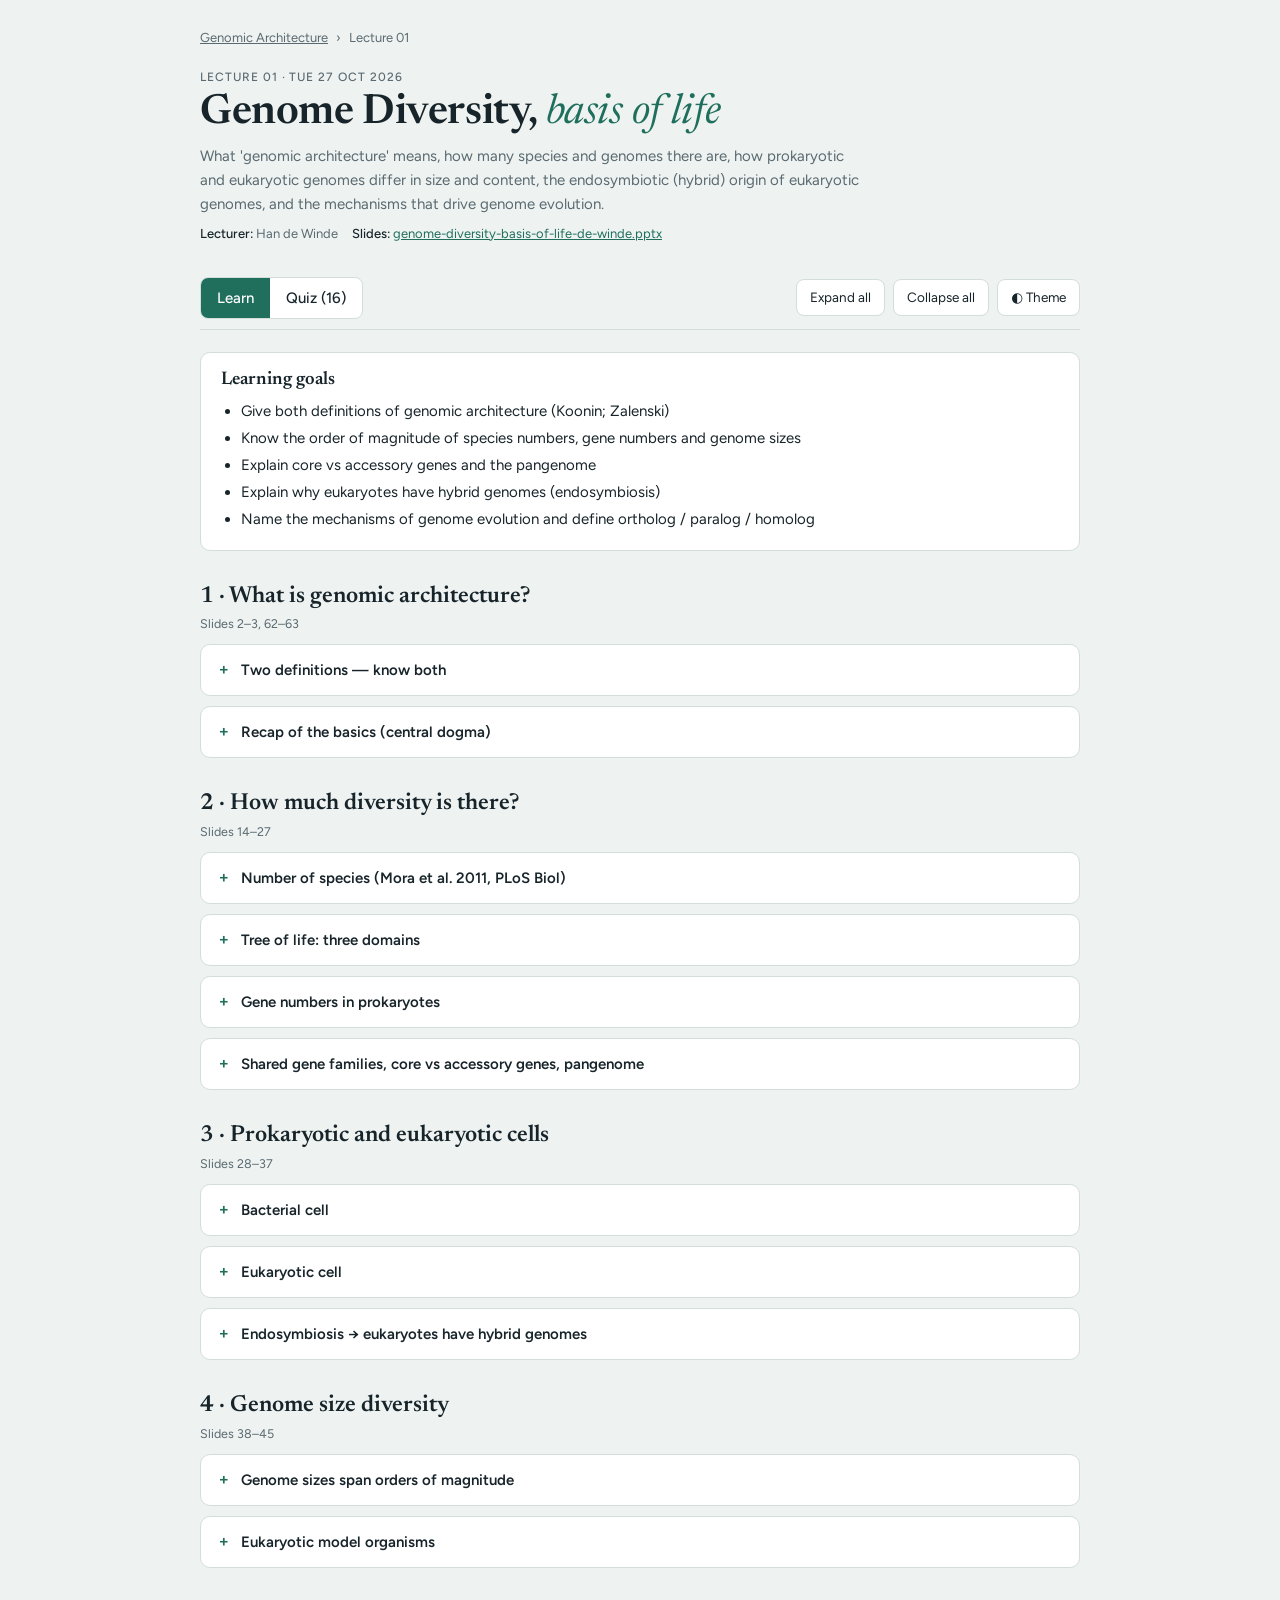
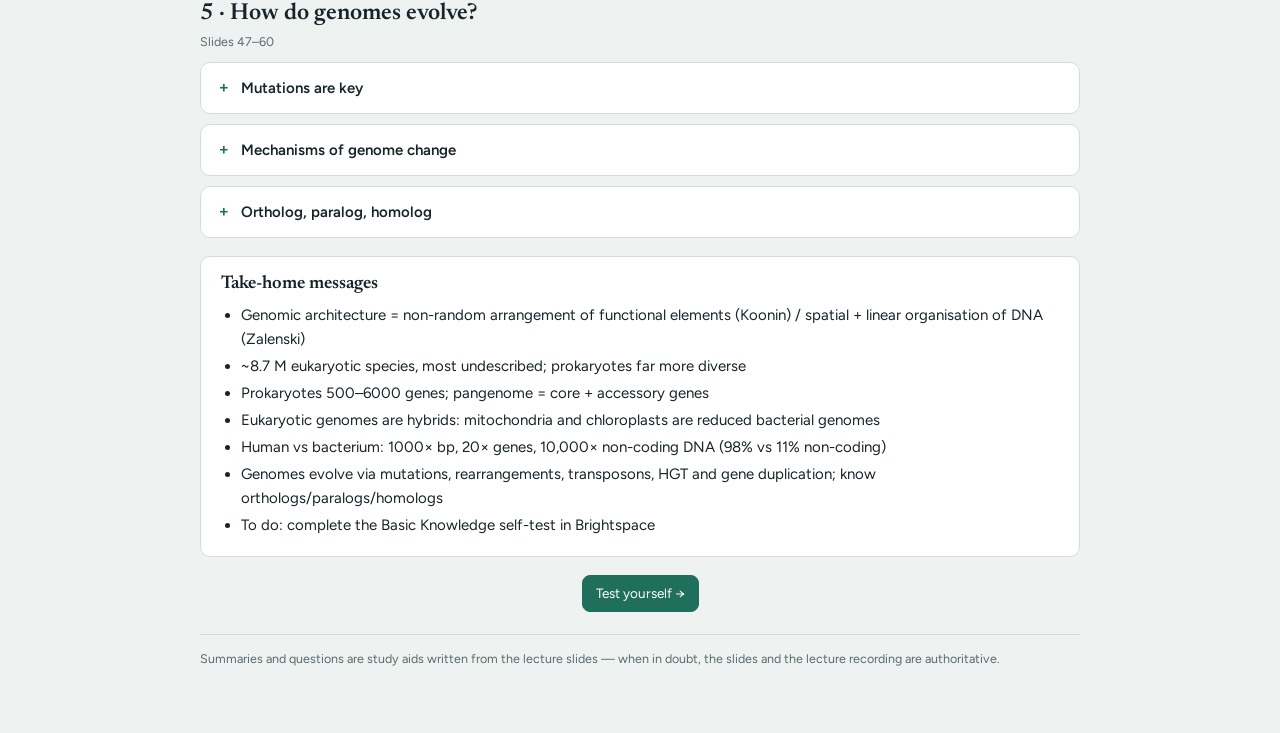
<file: standalone/01-intro-genome-diversity.html>
<!doctype html>
<html lang="en">
<head>
<meta charset="utf-8">
<meta name="viewport" content="width=device-width, initial-scale=1">
<link rel="preconnect" href="https://fonts.googleapis.com">
<link rel="preconnect" href="https://fonts.gstatic.com" crossorigin>
<link rel="stylesheet" href="https://fonts.googleapis.com/css2?family=Newsreader:ital,opsz,wght@0,6..72,400;0,6..72,600;1,6..72,400&family=Figtree:wght@400;500;600&family=JetBrains+Mono:wght@400;500&display=swap">
<title>L01 Genome Diversity</title>
<style>
/* Shared styles for all Genomic Architecture study pages.
   Layout: one narrow study column; tabs switch between Learn (concept cards) and Quiz. */
:root {
  --bg: #eef2f1;
  --surface: #ffffff;
  --ink: #17242a;
  --muted: #5a6a70;
  --line: #d3dedb;
  --accent: #1f6f5c;
  --accent-soft: #d8ece5;
  --again: #b0521c;
  --again-soft: #f6e4d8;
  --good: #2c7a3b;
  --good-soft: #dcefdf;
  --hl: #fff3c4;
  --display: "Newsreader", Georgia, "Times New Roman", serif;
  --ui: "Figtree", system-ui, -apple-system, "Segoe UI", Roboto, sans-serif;
  --mono: "JetBrains Mono", ui-monospace, Consolas, "Courier New", monospace;
  --radius: 10px;
  color-scheme: light;
}
@media (prefers-color-scheme: dark) {
  :root:not([data-theme="light"]) {
    --bg: #0e1517; --surface: #162024; --ink: #e3eaea; --muted: #91a3a6; --line: #28383b;
    --accent: #62c7a8; --accent-soft: #163a31; --again: #e48d58; --again-soft: #3a2417;
    --good: #6dc47c; --good-soft: #1b3421; --hl: #3d3514;
    color-scheme: dark;
  }
}
:root[data-theme="dark"] {
  --bg: #0e1517; --surface: #162024; --ink: #e3eaea; --muted: #91a3a6; --line: #28383b;
  --accent: #62c7a8; --accent-soft: #163a31; --again: #e48d58; --again-soft: #3a2417;
  --good: #6dc47c; --good-soft: #1b3421; --hl: #3d3514;
  color-scheme: dark;
}
* { box-sizing: border-box; }
html, body { margin: 0; }
body {
  background: var(--bg); color: var(--ink);
  font: 15px/1.6 var(--ui);
  padding: 28px max(16px, env(safe-area-inset-right, 0px)) 64px max(16px, env(safe-area-inset-left, 0px));
}
.wrap { max-width: 880px; margin: 0 auto; display: grid; gap: 22px; }
a { color: var(--accent); }
button { font: inherit; color: inherit; cursor: pointer; }
button:focus-visible, input:focus-visible, summary:focus-visible { outline: 2px solid var(--accent); outline-offset: 2px; }

/* header */
.crumbs { font-size: 13px; color: var(--muted); display: flex; gap: 8px; flex-wrap: wrap; align-items: center; }
.crumbs a { color: var(--muted); }
.top { display: grid; gap: 8px; }
.eyebrow { font: 500 12px/1 var(--ui); letter-spacing: .08em; text-transform: uppercase; color: var(--muted); }
h1 { font: 600 clamp(1.9rem, 5vw, 2.6rem)/1.08 var(--display); margin: 0; text-wrap: balance; letter-spacing: -.01em; }
h1 em { font-weight: 400; color: var(--accent); }
.lede { margin: 0; color: var(--muted); max-width: 66ch; }
.meta { display: flex; flex-wrap: wrap; gap: 6px 14px; font-size: 13px; color: var(--muted); }
.meta b { color: var(--ink); font-weight: 500; }

/* tabs */
.bar { display: flex; flex-wrap: wrap; gap: 12px; justify-content: space-between; align-items: center; position: sticky; top: 0; background: var(--bg); padding: 10px 0; z-index: 5; border-bottom: 1px solid var(--line); }
.tabs { display: inline-flex; border: 1px solid var(--line); border-radius: 8px; overflow: hidden; background: var(--surface); }
.tab { border: 0; background: transparent; padding: 8px 16px; font-weight: 500; }
.tab[aria-selected="true"] { background: var(--accent); color: var(--surface); }
.tools { display: flex; gap: 8px; flex-wrap: wrap; }
.btn { border: 1px solid var(--line); background: var(--surface); border-radius: 8px; padding: 7px 13px; font-size: 13.5px; }
.btn:hover { border-color: var(--accent); }
.btn.primary { background: var(--accent); border-color: var(--accent); color: var(--surface); }

/* objectives / take-homes */
.box { background: var(--surface); border: 1px solid var(--line); border-radius: var(--radius); padding: 16px 20px; }
.box h2 { font: 600 1.15rem/1.2 var(--display); margin: 0 0 8px; }
.box ul { margin: 0; padding-left: 20px; }
.box li { margin: 3px 0; }

/* concept sections */
.section { display: grid; gap: 10px; }
.section > h2 { font: 600 1.45rem/1.2 var(--display); margin: 14px 0 0; }
.section > .src { font-size: 12.5px; color: var(--muted); margin-top: -6px; }
details.card { background: var(--surface); border: 1px solid var(--line); border-radius: var(--radius); }
details.card > summary { list-style: none; padding: 13px 18px; font-weight: 600; display: flex; gap: 10px; align-items: baseline; cursor: pointer; }
details.card > summary::-webkit-details-marker { display: none; }
details.card > summary::before { content: "+"; font: 500 16px/1 var(--mono); color: var(--accent); width: 12px; flex: none; }
details.card[open] > summary::before { content: "−"; }
details.card > .body { padding: 0 20px 16px 40px; }
.body p { margin: 0 0 10px; }
.body ul, .body ol { margin: 0 0 10px; padding-left: 20px; }
.body li { margin: 3px 0; }
.body table { border-collapse: collapse; width: 100%; font-size: 13.5px; margin: 6px 0 12px; display: block; overflow-x: auto; }
.body th, .body td { border: 1px solid var(--line); padding: 6px 9px; text-align: left; vertical-align: top; }
.body th { background: var(--accent-soft); font-weight: 600; }
.key { background: var(--hl); padding: 0 3px; border-radius: 3px; }
.exam { border-left: 3px solid var(--again); background: var(--again-soft); padding: 8px 12px; border-radius: 0 6px 6px 0; font-size: 14px; margin: 8px 0 4px; }
.exam::before { content: "Exam tip — "; font-weight: 600; color: var(--again); }
code, .mono { font-family: var(--mono); font-size: .9em; }
.seq { font-family: var(--mono); background: var(--bg); padding: 8px 10px; border-radius: 6px; overflow-x: auto; white-space: pre; font-size: 13px; }
.flow { display: flex; flex-wrap: wrap; gap: 6px; align-items: center; margin: 6px 0 12px; }
.flow span { background: var(--accent-soft); border-radius: 6px; padding: 4px 9px; font-size: 13px; }
.flow i { color: var(--muted); font-style: normal; }

/* quiz */
.qhead { display: flex; flex-wrap: wrap; gap: 10px; justify-content: space-between; align-items: center; }
.score { font: 500 14px var(--mono); color: var(--muted); }
.q { background: var(--surface); border: 1px solid var(--line); border-radius: var(--radius); padding: 16px 20px; display: grid; gap: 10px; }
.q .qn { font: 500 12px var(--mono); color: var(--muted); display: flex; gap: 10px; flex-wrap: wrap; }
.q .tag { background: var(--accent-soft); color: var(--accent); border-radius: 999px; padding: 1px 8px; }
.q .stem { font-weight: 600; }
.opts { display: grid; gap: 7px; }
.opt { text-align: left; border: 1px solid var(--line); background: var(--bg); border-radius: 8px; padding: 9px 12px; display: flex; gap: 10px; }
.opt .l { font: 500 13px var(--mono); color: var(--muted); }
.opt:hover:not([disabled]) { border-color: var(--accent); }
.opt[disabled] { cursor: default; }
.opt.right { border-color: var(--good); background: var(--good-soft); }
.opt.wrong { border-color: var(--again); background: var(--again-soft); }
.explain { font-size: 14px; border-top: 1px dashed var(--line); padding-top: 10px; }
.explain b { color: var(--accent); }
.open-actions { display: flex; gap: 8px; flex-wrap: wrap; }
.btn.good { border-color: var(--good); color: var(--good); }
.btn.bad { border-color: var(--again); color: var(--again); }
textarea { width: 100%; min-height: 70px; font: inherit; color: inherit; background: var(--bg); border: 1px solid var(--line); border-radius: 8px; padding: 8px 10px; resize: vertical; }
.hidden { display: none !important; }
.filters { display: flex; flex-wrap: wrap; gap: 8px; }
.chip { border: 1px solid var(--line); background: var(--surface); border-radius: 999px; padding: 5px 12px; font-size: 13px; }
.chip[aria-pressed="true"] { border-color: var(--accent); background: var(--accent-soft); }

/* hub */
.grid { display: grid; grid-template-columns: repeat(auto-fill, minmax(250px, 1fr)); gap: 14px; }
.tile { background: var(--surface); border: 1px solid var(--line); border-radius: var(--radius); padding: 16px 18px; display: grid; gap: 6px; text-decoration: none; color: var(--ink); }
.tile:hover { border-color: var(--accent); }
.tile .n { font: 500 12px var(--mono); color: var(--accent); }
.tile h3 { margin: 0; font: 600 1.15rem/1.2 var(--display); }
.tile p { margin: 0; font-size: 13.5px; color: var(--muted); }
.tile.soon { opacity: .6; }
.week { font: 600 1.3rem/1.2 var(--display); margin: 10px 0 0; }
footer { font-size: 12.5px; color: var(--muted); border-top: 1px solid var(--line); padding-top: 14px; }

</style>
</head>
<body>
<!-- Generated by tools/build-standalone.js. Do not edit; edit the source files and rebuild. -->
<main class="wrap" id="app"></main>
<script>window.GA = { links: {
  hub: "index.html",
  drill: "exam-drill.html",
  slide: (lec, file) => "https://github.com/gijstimmer/Genomic-Architecture/blob/main/01-intro-genome-diversity/slides/" + encodeURIComponent(file),
} };</script>
<script>
/* Shared renderer for the Genomic Architecture study pages.
 *
 * Each lecture folder has a `study-content.js` that calls GA.register({...}).
 * A lecture page (study.html) calls GA.lecturePage(id) to render that lecture.
 * The exam drill (exam-drill/index.html) loads every study-content.js and calls GA.drillPage().
 *
 * Content format (see any study-content.js):
 *   { id, num, title, lecturer, date, slides: [file names], summary,
 *     objectives: [..], takeHome: [..],
 *     sections: [{ title, src, cards: [{ t, html }] }],
 *     questions: [{ type: 'mc', q, options: [..], answer: index, explain, src }
 *                 | { type: 'open', q, answer, src }] }
 * html strings may use <span class="key">, <div class="exam">, <div class="seq">, tables, lists.
 */
(function () {
  const GA = (window.GA = window.GA || {});
  GA.lectures = GA.lectures || [];
  GA.register = (lec) => GA.lectures.push(lec);
  // Link targets. The standalone build (tools/build-standalone.js) overrides these
  // by defining window.GA.links before this script runs.
  const links = Object.assign({
    hub: "../index.html",
    drill: "../exam-drill/index.html",
    slide: (lec, file) => "slides/" + file,
  }, GA.links);

  /* ---------- small helpers ---------- */
  const $ = (sel, root = document) => root.querySelector(sel);
  const el = (tag, attrs = {}, html) => {
    const n = document.createElement(tag);
    for (const [k, v] of Object.entries(attrs)) {
      if (k === "class") n.className = v;
      else if (k.startsWith("on")) n.addEventListener(k.slice(2), v);
      else n.setAttribute(k, v);
    }
    if (html !== undefined) n.innerHTML = html;
    return n;
  };
  const store = {
    get(k, d) { try { const v = localStorage.getItem("ga:" + k); return v ? JSON.parse(v) : d; } catch (e) { return d; } },
    set(k, v) { try { localStorage.setItem("ga:" + k, JSON.stringify(v)); } catch (e) { /* storage unavailable */ } },
  };
  const shuffle = (a) => { a = a.slice(); for (let i = a.length - 1; i > 0; i--) { const j = Math.floor(Math.random() * (i + 1)); [a[i], a[j]] = [a[j], a[i]]; } return a; };
  const qid = (lec, i) => lec.id + ":" + i;

  /* ---------- theme ---------- */
  function applyTheme() { const t = store.get("theme", null); if (t) document.documentElement.setAttribute("data-theme", t); }
  function themeButton() {
    return el("button", { class: "btn", title: "Toggle light/dark", onclick: () => {
      const cur = document.documentElement.getAttribute("data-theme") ||
        (matchMedia("(prefers-color-scheme: dark)").matches ? "dark" : "light");
      const next = cur === "dark" ? "light" : "dark";
      document.documentElement.setAttribute("data-theme", next); store.set("theme", next);
    } }, "◐ Theme");
  }
  applyTheme();

  /* ---------- quiz rendering (shared by lecture page and drill) ---------- */
  function renderQuiz(container, items, opts = {}) {
    // items: [{ lec, i, q }]
    container.innerHTML = "";
    const missed = new Set(store.get("missed", []));
    let answered = 0, correct = 0;
    const scoreEl = el("div", { class: "score" });
    const updateScore = () => { scoreEl.textContent = `${correct} / ${answered} correct · ${items.length} questions`; };
    const head = el("div", { class: "qhead" });
    head.append(scoreEl);
    if (opts.controls) head.append(opts.controls);
    container.append(head);
    updateScore();

    const record = (key, ok) => {
      answered++; if (ok) { correct++; missed.delete(key); } else missed.add(key);
      store.set("missed", [...missed]); updateScore();
    };

    items.forEach(({ lec, i, q }, n) => {
      const key = qid(lec, i);
      const card = el("div", { class: "q" });
      const meta = [`Q${n + 1}`, q.type === "mc" ? "multiple choice" : "open question"];
      card.append(el("div", { class: "qn" },
        meta.map((m) => `<span>${m}</span>`).join("") +
        (opts.showLecture ? `<span class="tag">L${lec.num} · ${lec.short || lec.title}</span>` : "") +
        (q.src ? `<span>${q.src}</span>` : "")));
      card.append(el("div", { class: "stem" }, q.q));

      if (q.type === "mc") {
        const order = shuffle(q.options.map((o, k) => k));
        const box = el("div", { class: "opts" });
        const explain = el("div", { class: "explain hidden" },
          `<b>Answer:</b> ${q.options[q.answer]}${q.explain ? "<br>" + q.explain : ""}`);
        order.forEach((k, pos) => {
          const b = el("button", { class: "opt" }, `<span class="l">${"ABCDEF"[pos]}</span><span>${q.options[k]}</span>`);
          b.addEventListener("click", () => {
            box.querySelectorAll(".opt").forEach((x) => (x.disabled = true));
            b.classList.add(k === q.answer ? "right" : "wrong");
            box.children[order.indexOf(q.answer)].classList.add("right");
            explain.classList.remove("hidden");
            record(key, k === q.answer);
          });
          box.append(b);
        });
        card.append(box, explain);
      } else {
        const ta = el("textarea", { placeholder: "Write your answer first (optional), then reveal the model answer…" });
        const ans = el("div", { class: "explain hidden" }, `<b>Model answer:</b> ${q.answer}`);
        const grade = el("div", { class: "open-actions hidden" });
        const done = (ok) => { grade.innerHTML = `<span class="score">${ok ? "Marked as correct" : "Marked for review"}</span>`; record(key, ok); };
        grade.append(
          el("button", { class: "btn good", onclick: () => done(true) }, "✓ I had it"),
          el("button", { class: "btn bad", onclick: () => done(false) }, "✗ Review again"));
        const reveal = el("button", { class: "btn", onclick: () => { ans.classList.remove("hidden"); grade.classList.remove("hidden"); reveal.remove(); } }, "Reveal answer");
        card.append(ta, el("div", { class: "open-actions" }), ans, grade);
        card.children[3].append(reveal);
      }
      container.append(card);
    });
  }

  /* ---------- lecture page ---------- */
  GA.lecturePage = function (id) {
    const lec = GA.lectures.find((l) => l.id === id);
    const app = $("#app");
    document.title = `L${lec.num} ${lec.short || lec.title}`;

    app.append(el("nav", { class: "crumbs" },
      `<a href="${links.hub}">Genomic Architecture</a><span>›</span><span>Lecture ${lec.num}</span>`));
    app.append(el("header", { class: "top" },
      `<div class="eyebrow">Lecture ${lec.num} · ${lec.date}</div>
       <h1>${lec.titleHtml || lec.title}</h1>
       <p class="lede">${lec.summary}</p>
       <div class="meta"><span><b>Lecturer:</b> ${lec.lecturer}</span>
       <span><b>Slides:</b> ${lec.slides.map((s) => `<a href="${links.slide(lec, s)}">${s}</a>`).join(", ")}</span></div>`));

    const learn = el("div", { class: "section-wrap", style: "display:grid;gap:18px" });
    const quiz = el("div", { style: "display:grid;gap:14px" });
    quiz.classList.add("hidden");

    const tabs = el("div", { class: "tabs", role: "tablist" });
    const setTab = (which) => {
      tabs.querySelectorAll(".tab").forEach((t) => t.setAttribute("aria-selected", t.dataset.t === which));
      learn.classList.toggle("hidden", which !== "learn");
      quiz.classList.toggle("hidden", which !== "quiz");
      store.set("tab:" + id, which);
    };
    [["learn", "Learn"], ["quiz", `Quiz (${lec.questions.length})`]].forEach(([k, label]) =>
      tabs.append(el("button", { class: "tab", role: "tab", "data-t": k, onclick: () => setTab(k) }, label)));
    const tools = el("div", { class: "tools" });
    tools.append(
      el("button", { class: "btn", onclick: () => learn.querySelectorAll("details").forEach((d) => (d.open = true)) }, "Expand all"),
      el("button", { class: "btn", onclick: () => learn.querySelectorAll("details").forEach((d) => (d.open = false)) }, "Collapse all"),
      themeButton());
    const bar = el("div", { class: "bar" }); bar.append(tabs, tools);
    app.append(bar);

    // Learn tab
    if (lec.objectives) learn.append(el("div", { class: "box" }, `<h2>Learning goals</h2><ul>${lec.objectives.map((o) => `<li>${o}</li>`).join("")}</ul>`));
    lec.sections.forEach((s) => {
      const sec = el("section", { class: "section" }, `<h2>${s.title}</h2>${s.src ? `<div class="src">${s.src}</div>` : ""}`);
      s.cards.forEach((c) => {
        const d = el("details", { class: "card" }, `<summary>${c.t}</summary><div class="body">${c.html}</div>`);
        sec.append(d);
      });
      learn.append(sec);
    });
    if (lec.takeHome) learn.append(el("div", { class: "box" }, `<h2>Take-home messages</h2><ul>${lec.takeHome.map((o) => `<li>${o}</li>`).join("")}</ul>`));
    learn.append(el("div", { style: "text-align:center" }, ""));
    learn.lastChild.append(el("button", { class: "btn primary", onclick: () => { setTab("quiz"); scrollTo(0, 0); } }, "Test yourself →"));

    // Quiz tab
    const drawQuiz = (shuffled) => {
      const items = lec.questions.map((q, i) => ({ lec, i, q }));
      const controls = el("div", { class: "tools" });
      controls.append(
        el("button", { class: "btn", onclick: () => drawQuiz(true) }, "Shuffle & restart"),
        el("a", { class: "btn", href: links.drill, style: "text-decoration:none" }, "Course-wide drill →"));
      renderQuiz(quiz, shuffled ? shuffle(items) : items, { controls });
    };
    drawQuiz(false);

    app.append(learn, quiz);
    app.append(el("footer", {}, "Summaries and questions are study aids written from the lecture slides — when in doubt, the slides and the lecture recording are authoritative."));
    setTab(store.get("tab:" + id, "learn"));
  };

  /* ---------- exam drill ---------- */
  GA.drillPage = function () {
    const app = $("#app");
    const lecs = GA.lectures.slice().sort((a, b) => a.num.localeCompare(b.num));
    const all = lecs.flatMap((lec) => lec.questions.map((q, i) => ({ lec, i, q })));
    const sel = new Set(store.get("drill:sel", lecs.map((l) => l.id)));
    let type = "all", size = 20, mode = "random";

    app.append(el("nav", { class: "crumbs" }, `<a href="${links.hub}">Genomic Architecture</a><span>›</span><span>Exam drill</span>`));
    app.append(el("header", { class: "top" },
      `<div class="eyebrow">Course-wide practice</div><h1>Exam <em>drill</em></h1>
       <p class="lede">Mixed questions from every lecture, like the final exam (multiple choice + open questions).
       Pick the lectures, draw a set, and use “Missed only” to repeat what you got wrong — your misses are remembered in this browser.</p>`));

    const panel = el("div", { class: "box", style: "display:grid;gap:12px" });
    const lecChips = el("div", { class: "filters" });
    lecs.forEach((l) => {
      const c = el("button", { class: "chip", "aria-pressed": sel.has(l.id) }, `L${l.num} ${l.short || l.title} <span class="score">${l.questions.length}</span>`);
      c.addEventListener("click", () => { sel.has(l.id) ? sel.delete(l.id) : sel.add(l.id); c.setAttribute("aria-pressed", sel.has(l.id)); store.set("drill:sel", [...sel]); });
      lecChips.append(c);
    });
    const group = (label, values, get, set) => {
      const g = el("div", { class: "filters" }); g.append(el("span", { class: "score", style: "align-self:center" }, label));
      values.forEach(([v, t]) => {
        const c = el("button", { class: "chip", "aria-pressed": get() === v }, t);
        c.addEventListener("click", () => { set(v); g.querySelectorAll(".chip").forEach((x) => x.setAttribute("aria-pressed", x === c)); });
        g.append(c);
      });
      return g;
    };
    panel.append(el("div", { class: "score" }, "Lectures"), lecChips,
      group("Type", [["all", "Both"], ["mc", "Multiple choice"], ["open", "Open"]], () => type, (v) => (type = v)),
      group("Size", [[10, "10"], [20, "20"], [40, "40"], [9999, "All"]], () => size, (v) => (size = v)),
      group("Mode", [["random", "Random"], ["missed", "Missed only"]], () => mode, (v) => (mode = v)));
    const go = el("button", { class: "btn primary" }, "Draw questions");
    const tools = el("div", { class: "tools" }); tools.append(go, themeButton(),
      el("button", { class: "btn", onclick: () => { store.set("missed", []); alert("Missed list cleared."); } }, "Clear missed list"));
    panel.append(tools);
    app.append(panel);

    const out = el("div", { style: "display:grid;gap:14px" });
    app.append(out);
    go.addEventListener("click", () => {
      const missed = new Set(store.get("missed", []));
      let pool = all.filter((x) => sel.has(x.lec.id) && (type === "all" || x.q.type === type));
      if (mode === "missed") pool = pool.filter((x) => missed.has(qid(x.lec, x.i)));
      if (!pool.length) { out.innerHTML = `<div class="box">No questions match — ${mode === "missed" ? "you have no missed questions for this selection 🎉" : "select at least one lecture"}.</div>`; return; }
      renderQuiz(out, shuffle(pool).slice(0, size), { showLecture: true });
      out.scrollIntoView({ behavior: "smooth" });
    });
  };

  /* ---------- hub page ---------- */
  GA.themeButton = themeButton;
})();

</script>
<script>
GA.register({
  id: "01",
  num: "01",
  short: "Genome Diversity",
  title: "Genome Diversity, basis of life!",
  titleHtml: "Genome Diversity, <em>basis of life</em>",
  lecturer: "Han de Winde",
  date: "Tue 27 Oct 2026",
  slides: ["genome-diversity-basis-of-life-de-winde.pptx"],
  summary: "What 'genomic architecture' means, how many species and genomes there are, how prokaryotic and eukaryotic genomes differ in size and content, the endosymbiotic (hybrid) origin of eukaryotic genomes, and the mechanisms that drive genome evolution.",
  objectives: [
    "Give both definitions of genomic architecture (Koonin; Zalenski)",
    "Know the order of magnitude of species numbers, gene numbers and genome sizes",
    "Explain core vs accessory genes and the pangenome",
    "Explain why eukaryotes have hybrid genomes (endosymbiosis)",
    "Name the mechanisms of genome evolution and define ortholog / paralog / homolog",
  ],
  sections: [
    {
      title: "1 · What is genomic architecture?",
      src: "Slides 2–3, 62–63",
      cards: [
        { t: "Two definitions — know both", html: `
          <p><b>Koonin (2009):</b> genomic architecture is <span class="key">the totality of non-random arrangements of functional elements</span> (genes, regulatory regions, etc.) in the genome.</p>
          <p><b>Zalenski (1998):</b> genomic architecture is</p>
          <ul><li>the <b>spatial arrangement of chromosomes</b> within the nuclear volume, and</li>
          <li>the <b>relative linear organisation of DNA sequences</b> of different types (unique, repetitive, …).</li></ul>
          <div class="exam">The lecture opens and closes with these definitions — a likely open-question starter ("Define genomic architecture and give an example").</div>` },
        { t: "Recap of the basics (central dogma)", html: `<p>Slides 4–13 recap DNA/RNA bases, replication, the genetic code, translation, mutation types, eukaryotic gene structure and nucleosomes. See <a href="00-prep-basics-of-genomics.html">Lecture 00 — Basics of Genomics</a>.</p>` },
      ],
    },
    {
      title: "2 · How much diversity is there?",
      src: "Slides 14–27",
      cards: [
        { t: "Number of species (Mora et al. 2011, PLoS Biol)", html: `
          <ul>
            <li>~<b>8.7 million</b> eukaryotic species, of which ~2.2 million marine.</li>
            <li>Only ~<b>1.7 million</b> described.</li>
            <li>~<b>86%</b> of land species and <b>91%</b> of ocean species are still undescribed.</li>
            <li>Including prokaryotes: <b>hundreds of millions to trillions</b> of species.</li>
          </ul>` },
        { t: "Tree of life: three domains", html: `<p>Bacteria, Archaea and Eukarya. Prokaryotes (Bacteria + Archaea) have the <b>largest biochemical and structural diversity</b>.</p>` },
        { t: "Gene numbers in prokaryotes", html: `
          <ul>
            <li>Bacteria/archaea: <span class="key">~500 – 6000 genes</span>.</li>
            <li>Largest known bacterial genome: myxobacterium <i>Sorangium cellulosum</i> — circular chromosome of 13.0 Mbp, 9367 predicted protein-coding genes.</li>
          </ul>` },
        { t: "Shared gene families, core vs accessory genes, pangenome", html: `
          <ul>
            <li>&gt;200 gene families are common to all branches of the tree of life.</li>
            <li><b>Core genes</b>: present in all members of a species; essential cellular functions.</li>
            <li><b>Accessory genes</b>: present in some members; adaptive/beneficial traits, shaping diversity and evolutionary potential.</li>
            <li>Core + accessory = the <span class="key">pangenome</span>. Specialisation → speciation.</li>
          </ul>` },
      ],
    },
    {
      title: "3 · Prokaryotic and eukaryotic cells",
      src: "Slides 28–37",
      cards: [
        { t: "Bacterial cell", html: `<p>Nucleoid (no nucleus) with a usually circular chromosome, ribosomes, plasma membrane, cell wall, capsule, fimbriae, flagella. Model organism: <i>E. coli</i>.</p>` },
        { t: "Eukaryotic cell", html: `<p>Nucleus with chromatin and nucleolus, ER, Golgi, mitochondria, (chloroplasts in plants), lysosomes, peroxisomes, cytoskeleton.</p>` },
        { t: "Endosymbiosis → eukaryotes have hybrid genomes", html: `
          <ul>
            <li>Mitochondria (from an α-proteobacterium) and chloroplasts (from a cyanobacterium) derive from engulfed bacteria.</li>
            <li>Eukaryotic genetic information has a dual origin: an ancestral (anaerobic) host cell <b>+</b> bacteria → <span class="key">hybrid genome</span>.</li>
            <li>Organelle genomes are <b>degenerate, reduced</b> versions of bacterial genomes; many genes moved to the nuclear genome.</li>
            <li>Human mtDNA: <b>16,569 bp</b>, encoding <b>13 proteins, 2 rRNAs, 22 tRNAs</b>. Yeast mtDNA: ~78,000 bp.</li>
          </ul>` },
      ],
    },
    {
      title: "4 · Genome size diversity",
      src: "Slides 38–45",
      cards: [
        { t: "Genome sizes span orders of magnitude", html: `
          <p>Compared with a typical bacterium the human genome has:</p>
          <ul>
            <li>~<b>1000×</b> as many base pairs,</li>
            <li>~<b>20×</b> as many genes,</li>
            <li>~<b>10,000×</b> as much non-coding DNA.</li>
            <li>~<b>98%</b> of the human genome is non-coding vs ~<b>11%</b> in <i>E. coli</i>.</li>
          </ul>
          <div class="exam">Genome size does not scale with organism complexity (the "C-value paradox"): extra size is mostly non-coding and repetitive DNA.</div>` },
        { t: "Eukaryotic model organisms", html: `<table><tr><th>Organism</th><th>Group</th></tr>
          <tr><td><i>Saccharomyces cerevisiae</i></td><td>baker's yeast (unicellular fungus)</td></tr>
          <tr><td><i>Arabidopsis thaliana</i></td><td>thale cress (plant)</td></tr>
          <tr><td><i>Caenorhabditis elegans</i></td><td>nematode</td></tr>
          <tr><td><i>Drosophila melanogaster</i></td><td>fruit fly</td></tr>
          <tr><td><i>Homo sapiens</i></td><td>us</td></tr></table>` },
      ],
    },
    {
      title: "5 · How do genomes evolve?",
      src: "Slides 47–60",
      cards: [
        { t: "Mutations are key", html: `
          <ul>
            <li>Genome alterations come from failures in <b>copying and maintaining DNA</b>; replication and repair are extremely accurate but not perfect.</li>
            <li>In bacteria, "magic by numbers": huge populations and fast generation times mean even rare mutations occur often.</li>
          </ul>` },
        { t: "Mechanisms of genome change", html: `
          <ul>
            <li><b>Point mutations</b> (substitutions, small indels)</li>
            <li><b>Genome rearrangements</b>: inversions, translocations, deletions, duplications (e.g. genome alignment of eight <i>Yersinia</i> isolates)</li>
            <li><b>Transposons</b> (mobile genetic elements, "jumping genes")</li>
            <li><b>Horizontal gene transfer (HGT)</b></li>
            <li><b>Gene duplication</b> — an important source of genetic novelty</li>
          </ul>` },
        { t: "Ortholog, paralog, homolog", html: `
          <table><tr><th>Term</th><th>Definition</th></tr>
          <tr><td><b>Orthologs</b></td><td>genes in two <i>different species</i> derived from the same ancestral gene in their last common ancestor (separated by <b>speciation</b>)</td></tr>
          <tr><td><b>Paralogs</b></td><td>related genes resulting from a <b>gene duplication</b> within a single genome</td></tr>
          <tr><td><b>Homologs</b></td><td>genes related by descent in either way (umbrella term)</td></tr></table>
          <p>Gene duplication gives rise to <b>gene families</b> (e.g. the globin family). Gene evolution is traced by sequence comparison: conserved sequences reveal relationships.</p>
          <div class="exam">Classic exam question: give the definitions and draw a tree with a duplication and a speciation event, then label orthologs vs paralogs.</div>` },
      ],
    },
  ],
  takeHome: [
    "Genomic architecture = non-random arrangement of functional elements (Koonin) / spatial + linear organisation of DNA (Zalenski)",
    "~8.7 M eukaryotic species, most undescribed; prokaryotes far more diverse",
    "Prokaryotes 500–6000 genes; pangenome = core + accessory genes",
    "Eukaryotic genomes are hybrids: mitochondria and chloroplasts are reduced bacterial genomes",
    "Human vs bacterium: 1000× bp, 20× genes, 10,000× non-coding DNA (98% vs 11% non-coding)",
    "Genomes evolve via mutations, rearrangements, transposons, HGT and gene duplication; know orthologs/paralogs/homologs",
    "To do: complete the Basic Knowledge self-test in Brightspace",
  ],
  questions: [
    { type: "mc", q: "According to Koonin (2009), genomic architecture is…", options: ["the totality of non-random arrangements of functional elements in the genome", "the 3D structure of the nucleus only", "the total number of base pairs in a genome", "the set of all genes shared by a species"], answer: 0, src: "Slide 2" },
    { type: "mc", q: "Approximately how many eukaryotic species are estimated to exist (Mora et al. 2011)?", options: ["~8.7 million", "~1.7 million", "~870,000", "~87 million"], answer: 0, explain: "~1.7 million are described; ~8.7 million estimated.", src: "Slide 18" },
    { type: "mc", q: "The typical range of gene numbers in bacteria and archaea is…", options: ["500 – 6000", "50 – 500", "6000 – 20,000", "20,000 – 25,000"], answer: 0, src: "Slide 21" },
    { type: "mc", q: "The pangenome of a species consists of…", options: ["core genes plus accessory genes", "only the genes essential for life", "all genes in all species of a genus", "nuclear plus mitochondrial genes"], answer: 0, src: "Slide 27" },
    { type: "mc", q: "Why are eukaryotic genomes called 'hybrid' genomes?", options: ["Their genetic information derives from an ancestral host cell plus endosymbiotic bacteria", "They contain both DNA and RNA genes", "They result from hybridisation between two species", "They have both linear and circular chromosomes by default"], answer: 0, src: "Slides 36–37" },
    { type: "mc", q: "The human mitochondrial genome encodes…", options: ["13 proteins, 2 rRNAs and 22 tRNAs", "37 proteins and no RNAs", "about 1000 proteins", "only tRNAs"], answer: 0, explain: "16,569 bp; 13 + 2 + 22 = 37 genes.", src: "Slide 37" },
    { type: "mc", q: "Roughly what percentage of the human genome is non-coding, compared with E. coli?", options: ["~98% vs ~11%", "~50% vs ~50%", "~75% vs ~2%", "~11% vs ~98%"], answer: 0, src: "Slide 40" },
    { type: "mc", q: "Compared with a typical bacterium, the human genome has about…", options: ["1000× more bp but only ~20× more genes", "20× more bp and 1000× more genes", "the same number of genes", "10× more bp and 10× more genes"], answer: 0, src: "Slide 40" },
    { type: "mc", q: "Two genes in human and mouse that derive from a single gene in their last common ancestor are…", options: ["orthologs", "paralogs", "pseudogenes", "transposons"], answer: 0, src: "Slide 55" },
    { type: "mc", q: "α-globin and β-globin within the human genome arose by duplication. They are…", options: ["paralogs", "orthologs", "xenologs from HGT", "alleles"], answer: 0, src: "Slides 55–57" },
    { type: "mc", q: "Which is described as an important source of genetic novelty during evolution?", options: ["Gene duplication", "DNA ligation", "Polyadenylation", "Codon redundancy"], answer: 0, src: "Slide 54" },
    { type: "mc", q: "Which organism has the largest known bacterial genome mentioned in the lecture?", options: ["Sorangium cellulosum", "Escherichia coli", "Mycoplasma genitalium", "Bacillus subtilis"], answer: 0, explain: "~13 Mbp, 9367 predicted genes.", src: "Slide 22" },
    { type: "open", q: "Give the two definitions of genomic architecture discussed in the lecture and give one example of a non-random arrangement of functional elements.", answer: "Koonin: the totality of non-random arrangements of functional elements (genes, regulatory regions) in the genome. Zalenski: the spatial arrangement of chromosomes in the nucleus and the relative linear organisation of DNA sequence types (unique, repetitive). Examples: bacterial operons (co-regulated genes clustered), gene clusters for secondary metabolites, synteny/conserved gene order, origin/terminus organisation of bacterial chromosomes.", src: "Slides 2–3" },
    { type: "open", q: "Define orthologs, paralogs and homologs and explain how they arise.", answer: "Homologs: genes related by common descent (umbrella). Orthologs: homologs in different species that diverged by a speciation event from one gene in the last common ancestor. Paralogs: homologs that arose by gene duplication within one genome; after duplication one copy can diverge and gain new function, giving gene families.", src: "Slide 55" },
    { type: "open", q: "List the main mechanisms by which genomes evolve.", answer: "Point mutations (replication/repair errors), small insertions/deletions, genome rearrangements (inversions, translocations, large deletions), gene and genome duplication, transposons/mobile elements, horizontal gene transfer; plus selection and drift acting on that variation.", src: "Slides 48–56" },
    { type: "open", q: "Explain the evidence that eukaryotic organelle genomes have a bacterial origin.", answer: "Mitochondria and chloroplasts have their own small circular genomes that resemble reduced bacterial genomes; their genes are phylogenetically related to α-proteobacteria / cyanobacteria; they have bacterial-type ribosomes; many of their original genes have been transferred to the nucleus (endosymbiotic gene transfer), leaving degenerate, reduced organelle genomes (e.g. human mtDNA 16.6 kb, 37 genes).", src: "Slides 32–37" },
  ],
});

</script>
<script>GA.lecturePage("01");</script>
</body>
</html>
</file>
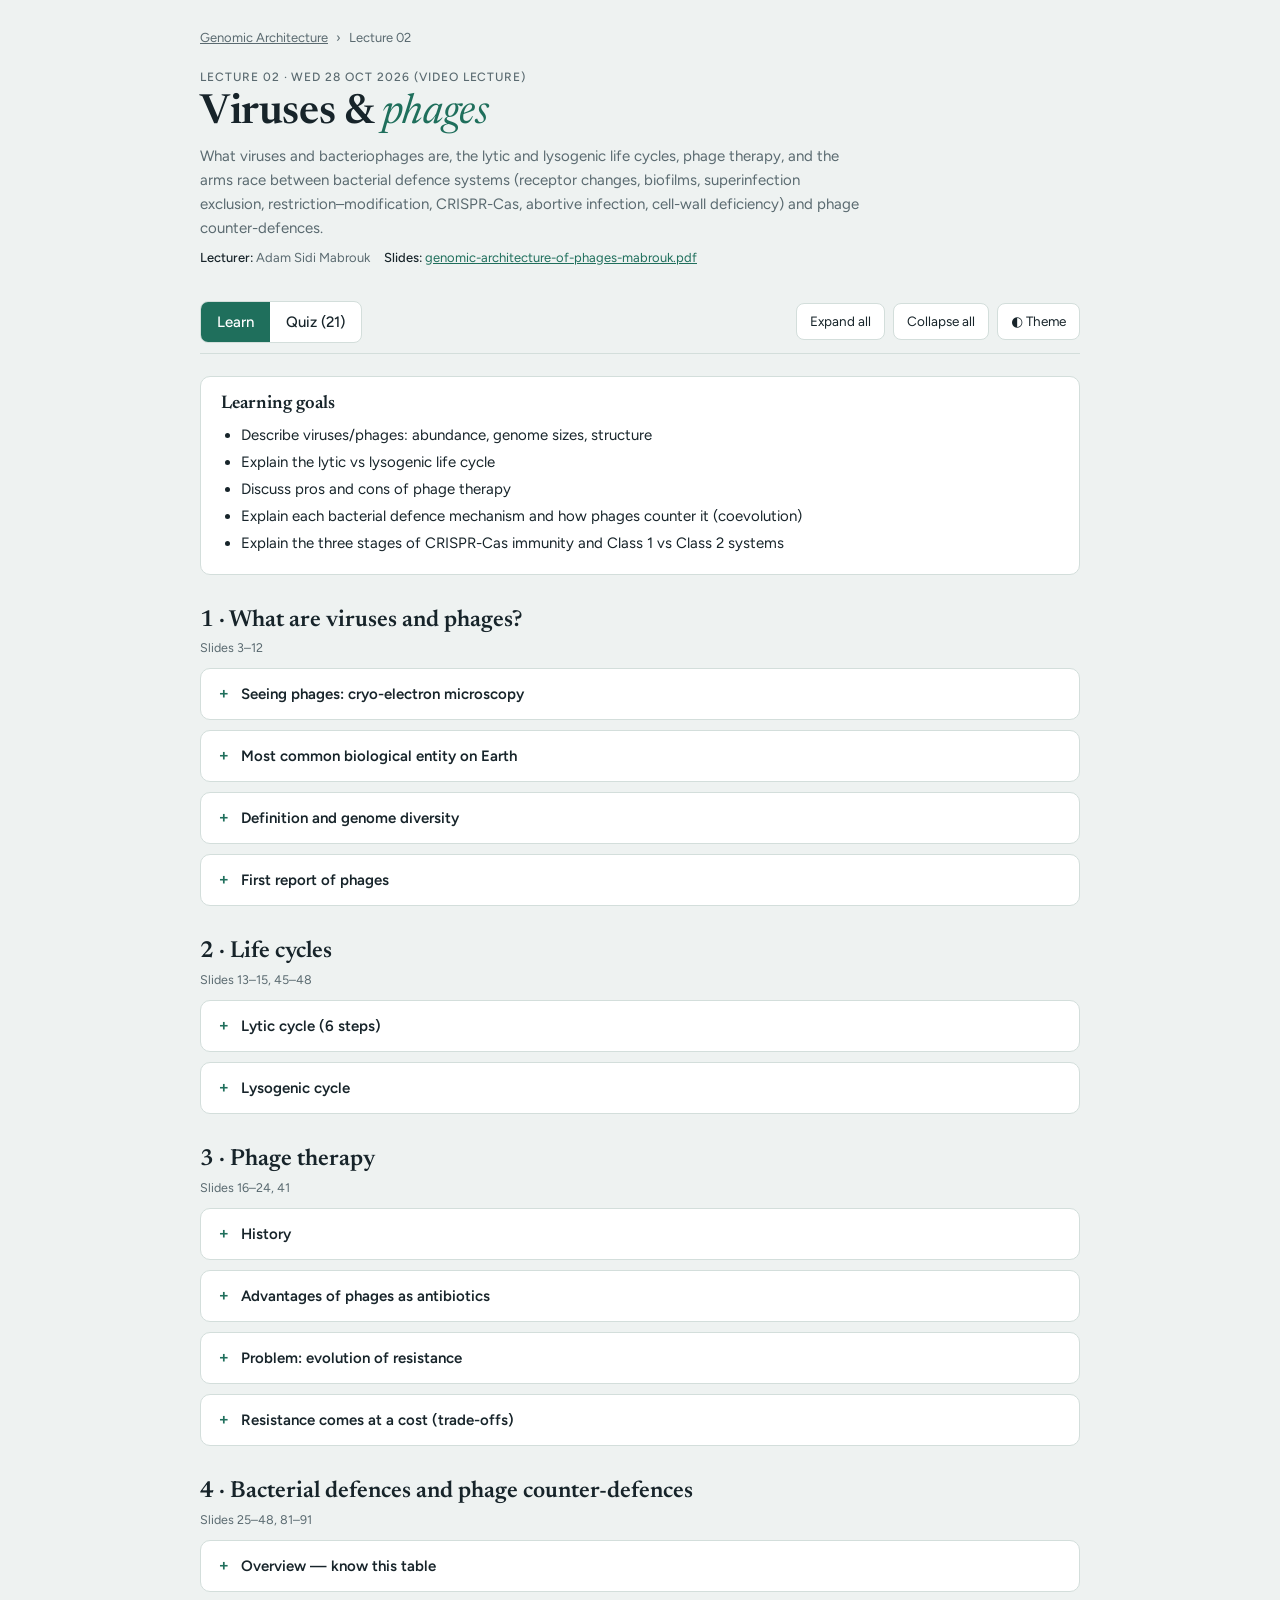
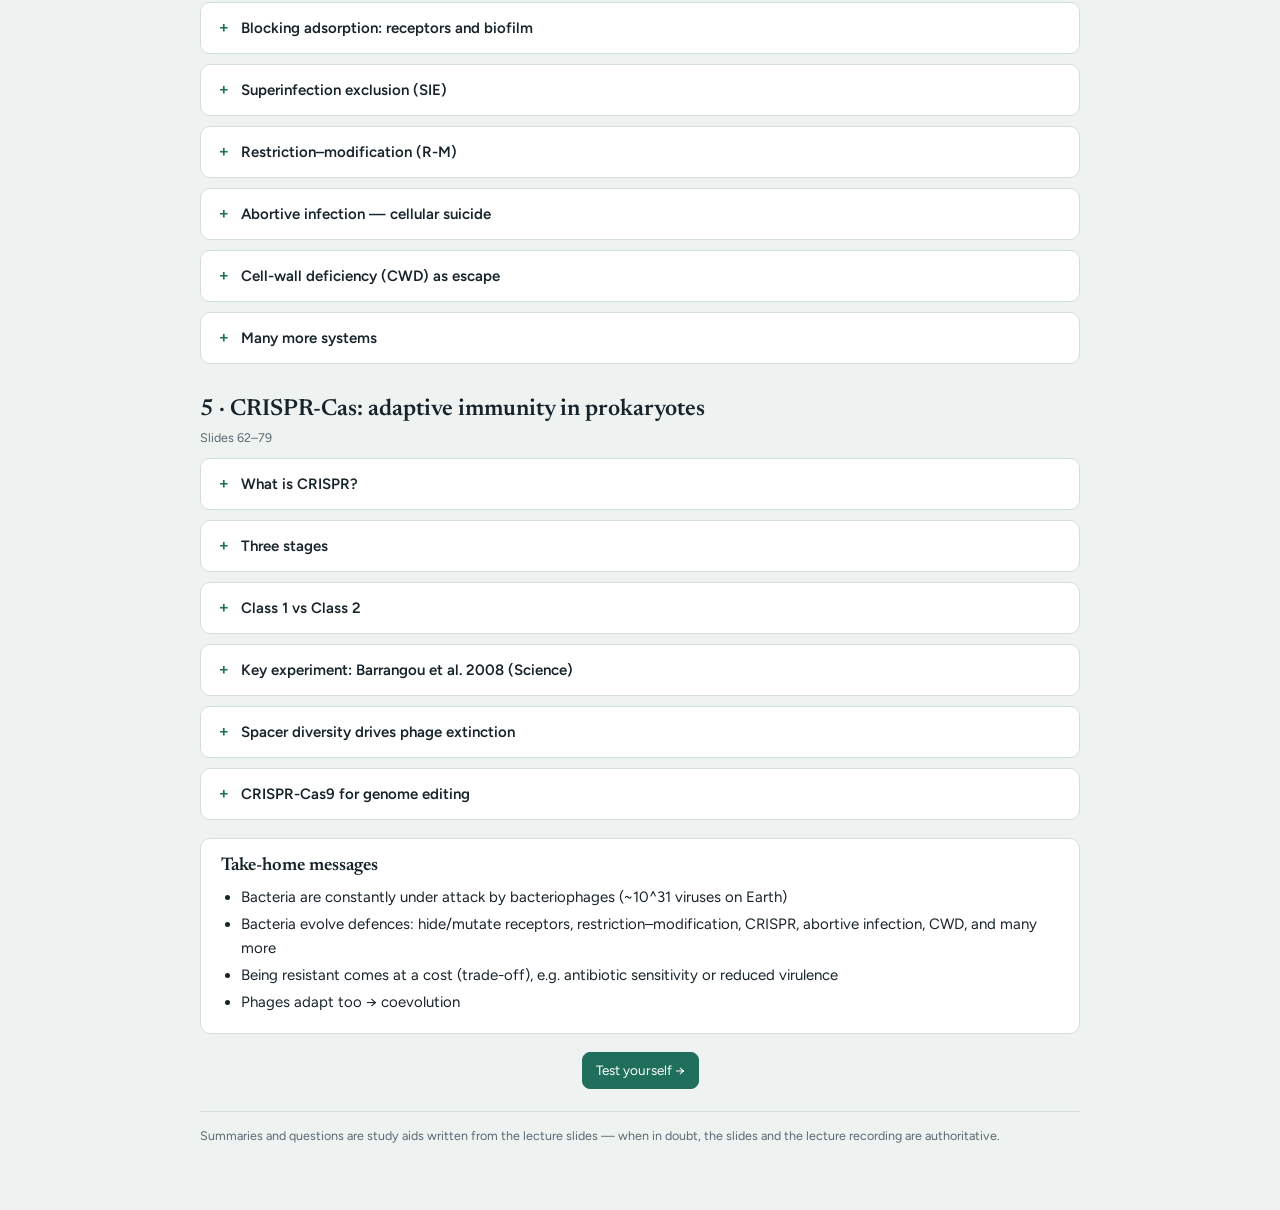
<file: standalone/02-viruses-and-phages.html>
<!doctype html>
<html lang="en">
<head>
<meta charset="utf-8">
<meta name="viewport" content="width=device-width, initial-scale=1">
<link rel="preconnect" href="https://fonts.googleapis.com">
<link rel="preconnect" href="https://fonts.gstatic.com" crossorigin>
<link rel="stylesheet" href="https://fonts.googleapis.com/css2?family=Newsreader:ital,opsz,wght@0,6..72,400;0,6..72,600;1,6..72,400&family=Figtree:wght@400;500;600&family=JetBrains+Mono:wght@400;500&display=swap">
<title>L02 Viruses & Phages</title>
<style>
/* Shared styles for all Genomic Architecture study pages.
   Layout: one narrow study column; tabs switch between Learn (concept cards) and Quiz. */
:root {
  --bg: #eef2f1;
  --surface: #ffffff;
  --ink: #17242a;
  --muted: #5a6a70;
  --line: #d3dedb;
  --accent: #1f6f5c;
  --accent-soft: #d8ece5;
  --again: #b0521c;
  --again-soft: #f6e4d8;
  --good: #2c7a3b;
  --good-soft: #dcefdf;
  --hl: #fff3c4;
  --display: "Newsreader", Georgia, "Times New Roman", serif;
  --ui: "Figtree", system-ui, -apple-system, "Segoe UI", Roboto, sans-serif;
  --mono: "JetBrains Mono", ui-monospace, Consolas, "Courier New", monospace;
  --radius: 10px;
  color-scheme: light;
}
@media (prefers-color-scheme: dark) {
  :root:not([data-theme="light"]) {
    --bg: #0e1517; --surface: #162024; --ink: #e3eaea; --muted: #91a3a6; --line: #28383b;
    --accent: #62c7a8; --accent-soft: #163a31; --again: #e48d58; --again-soft: #3a2417;
    --good: #6dc47c; --good-soft: #1b3421; --hl: #3d3514;
    color-scheme: dark;
  }
}
:root[data-theme="dark"] {
  --bg: #0e1517; --surface: #162024; --ink: #e3eaea; --muted: #91a3a6; --line: #28383b;
  --accent: #62c7a8; --accent-soft: #163a31; --again: #e48d58; --again-soft: #3a2417;
  --good: #6dc47c; --good-soft: #1b3421; --hl: #3d3514;
  color-scheme: dark;
}
* { box-sizing: border-box; }
html, body { margin: 0; }
body {
  background: var(--bg); color: var(--ink);
  font: 15px/1.6 var(--ui);
  padding: 28px max(16px, env(safe-area-inset-right, 0px)) 64px max(16px, env(safe-area-inset-left, 0px));
}
.wrap { max-width: 880px; margin: 0 auto; display: grid; gap: 22px; }
a { color: var(--accent); }
button { font: inherit; color: inherit; cursor: pointer; }
button:focus-visible, input:focus-visible, summary:focus-visible { outline: 2px solid var(--accent); outline-offset: 2px; }

/* header */
.crumbs { font-size: 13px; color: var(--muted); display: flex; gap: 8px; flex-wrap: wrap; align-items: center; }
.crumbs a { color: var(--muted); }
.top { display: grid; gap: 8px; }
.eyebrow { font: 500 12px/1 var(--ui); letter-spacing: .08em; text-transform: uppercase; color: var(--muted); }
h1 { font: 600 clamp(1.9rem, 5vw, 2.6rem)/1.08 var(--display); margin: 0; text-wrap: balance; letter-spacing: -.01em; }
h1 em { font-weight: 400; color: var(--accent); }
.lede { margin: 0; color: var(--muted); max-width: 66ch; }
.meta { display: flex; flex-wrap: wrap; gap: 6px 14px; font-size: 13px; color: var(--muted); }
.meta b { color: var(--ink); font-weight: 500; }

/* tabs */
.bar { display: flex; flex-wrap: wrap; gap: 12px; justify-content: space-between; align-items: center; position: sticky; top: 0; background: var(--bg); padding: 10px 0; z-index: 5; border-bottom: 1px solid var(--line); }
.tabs { display: inline-flex; border: 1px solid var(--line); border-radius: 8px; overflow: hidden; background: var(--surface); }
.tab { border: 0; background: transparent; padding: 8px 16px; font-weight: 500; }
.tab[aria-selected="true"] { background: var(--accent); color: var(--surface); }
.tools { display: flex; gap: 8px; flex-wrap: wrap; }
.btn { border: 1px solid var(--line); background: var(--surface); border-radius: 8px; padding: 7px 13px; font-size: 13.5px; }
.btn:hover { border-color: var(--accent); }
.btn.primary { background: var(--accent); border-color: var(--accent); color: var(--surface); }

/* objectives / take-homes */
.box { background: var(--surface); border: 1px solid var(--line); border-radius: var(--radius); padding: 16px 20px; }
.box h2 { font: 600 1.15rem/1.2 var(--display); margin: 0 0 8px; }
.box ul { margin: 0; padding-left: 20px; }
.box li { margin: 3px 0; }

/* concept sections */
.section { display: grid; gap: 10px; }
.section > h2 { font: 600 1.45rem/1.2 var(--display); margin: 14px 0 0; }
.section > .src { font-size: 12.5px; color: var(--muted); margin-top: -6px; }
details.card { background: var(--surface); border: 1px solid var(--line); border-radius: var(--radius); }
details.card > summary { list-style: none; padding: 13px 18px; font-weight: 600; display: flex; gap: 10px; align-items: baseline; cursor: pointer; }
details.card > summary::-webkit-details-marker { display: none; }
details.card > summary::before { content: "+"; font: 500 16px/1 var(--mono); color: var(--accent); width: 12px; flex: none; }
details.card[open] > summary::before { content: "−"; }
details.card > .body { padding: 0 20px 16px 40px; }
.body p { margin: 0 0 10px; }
.body ul, .body ol { margin: 0 0 10px; padding-left: 20px; }
.body li { margin: 3px 0; }
.body table { border-collapse: collapse; width: 100%; font-size: 13.5px; margin: 6px 0 12px; display: block; overflow-x: auto; }
.body th, .body td { border: 1px solid var(--line); padding: 6px 9px; text-align: left; vertical-align: top; }
.body th { background: var(--accent-soft); font-weight: 600; }
.key { background: var(--hl); padding: 0 3px; border-radius: 3px; }
.exam { border-left: 3px solid var(--again); background: var(--again-soft); padding: 8px 12px; border-radius: 0 6px 6px 0; font-size: 14px; margin: 8px 0 4px; }
.exam::before { content: "Exam tip — "; font-weight: 600; color: var(--again); }
code, .mono { font-family: var(--mono); font-size: .9em; }
.seq { font-family: var(--mono); background: var(--bg); padding: 8px 10px; border-radius: 6px; overflow-x: auto; white-space: pre; font-size: 13px; }
.flow { display: flex; flex-wrap: wrap; gap: 6px; align-items: center; margin: 6px 0 12px; }
.flow span { background: var(--accent-soft); border-radius: 6px; padding: 4px 9px; font-size: 13px; }
.flow i { color: var(--muted); font-style: normal; }

/* quiz */
.qhead { display: flex; flex-wrap: wrap; gap: 10px; justify-content: space-between; align-items: center; }
.score { font: 500 14px var(--mono); color: var(--muted); }
.q { background: var(--surface); border: 1px solid var(--line); border-radius: var(--radius); padding: 16px 20px; display: grid; gap: 10px; }
.q .qn { font: 500 12px var(--mono); color: var(--muted); display: flex; gap: 10px; flex-wrap: wrap; }
.q .tag { background: var(--accent-soft); color: var(--accent); border-radius: 999px; padding: 1px 8px; }
.q .stem { font-weight: 600; }
.opts { display: grid; gap: 7px; }
.opt { text-align: left; border: 1px solid var(--line); background: var(--bg); border-radius: 8px; padding: 9px 12px; display: flex; gap: 10px; }
.opt .l { font: 500 13px var(--mono); color: var(--muted); }
.opt:hover:not([disabled]) { border-color: var(--accent); }
.opt[disabled] { cursor: default; }
.opt.right { border-color: var(--good); background: var(--good-soft); }
.opt.wrong { border-color: var(--again); background: var(--again-soft); }
.explain { font-size: 14px; border-top: 1px dashed var(--line); padding-top: 10px; }
.explain b { color: var(--accent); }
.open-actions { display: flex; gap: 8px; flex-wrap: wrap; }
.btn.good { border-color: var(--good); color: var(--good); }
.btn.bad { border-color: var(--again); color: var(--again); }
textarea { width: 100%; min-height: 70px; font: inherit; color: inherit; background: var(--bg); border: 1px solid var(--line); border-radius: 8px; padding: 8px 10px; resize: vertical; }
.hidden { display: none !important; }
.filters { display: flex; flex-wrap: wrap; gap: 8px; }
.chip { border: 1px solid var(--line); background: var(--surface); border-radius: 999px; padding: 5px 12px; font-size: 13px; }
.chip[aria-pressed="true"] { border-color: var(--accent); background: var(--accent-soft); }

/* hub */
.grid { display: grid; grid-template-columns: repeat(auto-fill, minmax(250px, 1fr)); gap: 14px; }
.tile { background: var(--surface); border: 1px solid var(--line); border-radius: var(--radius); padding: 16px 18px; display: grid; gap: 6px; text-decoration: none; color: var(--ink); }
.tile:hover { border-color: var(--accent); }
.tile .n { font: 500 12px var(--mono); color: var(--accent); }
.tile h3 { margin: 0; font: 600 1.15rem/1.2 var(--display); }
.tile p { margin: 0; font-size: 13.5px; color: var(--muted); }
.tile.soon { opacity: .6; }
.week { font: 600 1.3rem/1.2 var(--display); margin: 10px 0 0; }
footer { font-size: 12.5px; color: var(--muted); border-top: 1px solid var(--line); padding-top: 14px; }

</style>
</head>
<body>
<!-- Generated by tools/build-standalone.js. Do not edit; edit the source files and rebuild. -->
<main class="wrap" id="app"></main>
<script>window.GA = { links: {
  hub: "index.html",
  drill: "exam-drill.html",
  slide: (lec, file) => "https://github.com/gijstimmer/Genomic-Architecture/blob/main/02-viruses-and-phages/slides/" + encodeURIComponent(file),
} };</script>
<script>
/* Shared renderer for the Genomic Architecture study pages.
 *
 * Each lecture folder has a `study-content.js` that calls GA.register({...}).
 * A lecture page (study.html) calls GA.lecturePage(id) to render that lecture.
 * The exam drill (exam-drill/index.html) loads every study-content.js and calls GA.drillPage().
 *
 * Content format (see any study-content.js):
 *   { id, num, title, lecturer, date, slides: [file names], summary,
 *     objectives: [..], takeHome: [..],
 *     sections: [{ title, src, cards: [{ t, html }] }],
 *     questions: [{ type: 'mc', q, options: [..], answer: index, explain, src }
 *                 | { type: 'open', q, answer, src }] }
 * html strings may use <span class="key">, <div class="exam">, <div class="seq">, tables, lists.
 */
(function () {
  const GA = (window.GA = window.GA || {});
  GA.lectures = GA.lectures || [];
  GA.register = (lec) => GA.lectures.push(lec);
  // Link targets. The standalone build (tools/build-standalone.js) overrides these
  // by defining window.GA.links before this script runs.
  const links = Object.assign({
    hub: "../index.html",
    drill: "../exam-drill/index.html",
    slide: (lec, file) => "slides/" + file,
  }, GA.links);

  /* ---------- small helpers ---------- */
  const $ = (sel, root = document) => root.querySelector(sel);
  const el = (tag, attrs = {}, html) => {
    const n = document.createElement(tag);
    for (const [k, v] of Object.entries(attrs)) {
      if (k === "class") n.className = v;
      else if (k.startsWith("on")) n.addEventListener(k.slice(2), v);
      else n.setAttribute(k, v);
    }
    if (html !== undefined) n.innerHTML = html;
    return n;
  };
  const store = {
    get(k, d) { try { const v = localStorage.getItem("ga:" + k); return v ? JSON.parse(v) : d; } catch (e) { return d; } },
    set(k, v) { try { localStorage.setItem("ga:" + k, JSON.stringify(v)); } catch (e) { /* storage unavailable */ } },
  };
  const shuffle = (a) => { a = a.slice(); for (let i = a.length - 1; i > 0; i--) { const j = Math.floor(Math.random() * (i + 1)); [a[i], a[j]] = [a[j], a[i]]; } return a; };
  const qid = (lec, i) => lec.id + ":" + i;

  /* ---------- theme ---------- */
  function applyTheme() { const t = store.get("theme", null); if (t) document.documentElement.setAttribute("data-theme", t); }
  function themeButton() {
    return el("button", { class: "btn", title: "Toggle light/dark", onclick: () => {
      const cur = document.documentElement.getAttribute("data-theme") ||
        (matchMedia("(prefers-color-scheme: dark)").matches ? "dark" : "light");
      const next = cur === "dark" ? "light" : "dark";
      document.documentElement.setAttribute("data-theme", next); store.set("theme", next);
    } }, "◐ Theme");
  }
  applyTheme();

  /* ---------- quiz rendering (shared by lecture page and drill) ---------- */
  function renderQuiz(container, items, opts = {}) {
    // items: [{ lec, i, q }]
    container.innerHTML = "";
    const missed = new Set(store.get("missed", []));
    let answered = 0, correct = 0;
    const scoreEl = el("div", { class: "score" });
    const updateScore = () => { scoreEl.textContent = `${correct} / ${answered} correct · ${items.length} questions`; };
    const head = el("div", { class: "qhead" });
    head.append(scoreEl);
    if (opts.controls) head.append(opts.controls);
    container.append(head);
    updateScore();

    const record = (key, ok) => {
      answered++; if (ok) { correct++; missed.delete(key); } else missed.add(key);
      store.set("missed", [...missed]); updateScore();
    };

    items.forEach(({ lec, i, q }, n) => {
      const key = qid(lec, i);
      const card = el("div", { class: "q" });
      const meta = [`Q${n + 1}`, q.type === "mc" ? "multiple choice" : "open question"];
      card.append(el("div", { class: "qn" },
        meta.map((m) => `<span>${m}</span>`).join("") +
        (opts.showLecture ? `<span class="tag">L${lec.num} · ${lec.short || lec.title}</span>` : "") +
        (q.src ? `<span>${q.src}</span>` : "")));
      card.append(el("div", { class: "stem" }, q.q));

      if (q.type === "mc") {
        const order = shuffle(q.options.map((o, k) => k));
        const box = el("div", { class: "opts" });
        const explain = el("div", { class: "explain hidden" },
          `<b>Answer:</b> ${q.options[q.answer]}${q.explain ? "<br>" + q.explain : ""}`);
        order.forEach((k, pos) => {
          const b = el("button", { class: "opt" }, `<span class="l">${"ABCDEF"[pos]}</span><span>${q.options[k]}</span>`);
          b.addEventListener("click", () => {
            box.querySelectorAll(".opt").forEach((x) => (x.disabled = true));
            b.classList.add(k === q.answer ? "right" : "wrong");
            box.children[order.indexOf(q.answer)].classList.add("right");
            explain.classList.remove("hidden");
            record(key, k === q.answer);
          });
          box.append(b);
        });
        card.append(box, explain);
      } else {
        const ta = el("textarea", { placeholder: "Write your answer first (optional), then reveal the model answer…" });
        const ans = el("div", { class: "explain hidden" }, `<b>Model answer:</b> ${q.answer}`);
        const grade = el("div", { class: "open-actions hidden" });
        const done = (ok) => { grade.innerHTML = `<span class="score">${ok ? "Marked as correct" : "Marked for review"}</span>`; record(key, ok); };
        grade.append(
          el("button", { class: "btn good", onclick: () => done(true) }, "✓ I had it"),
          el("button", { class: "btn bad", onclick: () => done(false) }, "✗ Review again"));
        const reveal = el("button", { class: "btn", onclick: () => { ans.classList.remove("hidden"); grade.classList.remove("hidden"); reveal.remove(); } }, "Reveal answer");
        card.append(ta, el("div", { class: "open-actions" }), ans, grade);
        card.children[3].append(reveal);
      }
      container.append(card);
    });
  }

  /* ---------- lecture page ---------- */
  GA.lecturePage = function (id) {
    const lec = GA.lectures.find((l) => l.id === id);
    const app = $("#app");
    document.title = `L${lec.num} ${lec.short || lec.title}`;

    app.append(el("nav", { class: "crumbs" },
      `<a href="${links.hub}">Genomic Architecture</a><span>›</span><span>Lecture ${lec.num}</span>`));
    app.append(el("header", { class: "top" },
      `<div class="eyebrow">Lecture ${lec.num} · ${lec.date}</div>
       <h1>${lec.titleHtml || lec.title}</h1>
       <p class="lede">${lec.summary}</p>
       <div class="meta"><span><b>Lecturer:</b> ${lec.lecturer}</span>
       <span><b>Slides:</b> ${lec.slides.map((s) => `<a href="${links.slide(lec, s)}">${s}</a>`).join(", ")}</span></div>`));

    const learn = el("div", { class: "section-wrap", style: "display:grid;gap:18px" });
    const quiz = el("div", { style: "display:grid;gap:14px" });
    quiz.classList.add("hidden");

    const tabs = el("div", { class: "tabs", role: "tablist" });
    const setTab = (which) => {
      tabs.querySelectorAll(".tab").forEach((t) => t.setAttribute("aria-selected", t.dataset.t === which));
      learn.classList.toggle("hidden", which !== "learn");
      quiz.classList.toggle("hidden", which !== "quiz");
      store.set("tab:" + id, which);
    };
    [["learn", "Learn"], ["quiz", `Quiz (${lec.questions.length})`]].forEach(([k, label]) =>
      tabs.append(el("button", { class: "tab", role: "tab", "data-t": k, onclick: () => setTab(k) }, label)));
    const tools = el("div", { class: "tools" });
    tools.append(
      el("button", { class: "btn", onclick: () => learn.querySelectorAll("details").forEach((d) => (d.open = true)) }, "Expand all"),
      el("button", { class: "btn", onclick: () => learn.querySelectorAll("details").forEach((d) => (d.open = false)) }, "Collapse all"),
      themeButton());
    const bar = el("div", { class: "bar" }); bar.append(tabs, tools);
    app.append(bar);

    // Learn tab
    if (lec.objectives) learn.append(el("div", { class: "box" }, `<h2>Learning goals</h2><ul>${lec.objectives.map((o) => `<li>${o}</li>`).join("")}</ul>`));
    lec.sections.forEach((s) => {
      const sec = el("section", { class: "section" }, `<h2>${s.title}</h2>${s.src ? `<div class="src">${s.src}</div>` : ""}`);
      s.cards.forEach((c) => {
        const d = el("details", { class: "card" }, `<summary>${c.t}</summary><div class="body">${c.html}</div>`);
        sec.append(d);
      });
      learn.append(sec);
    });
    if (lec.takeHome) learn.append(el("div", { class: "box" }, `<h2>Take-home messages</h2><ul>${lec.takeHome.map((o) => `<li>${o}</li>`).join("")}</ul>`));
    learn.append(el("div", { style: "text-align:center" }, ""));
    learn.lastChild.append(el("button", { class: "btn primary", onclick: () => { setTab("quiz"); scrollTo(0, 0); } }, "Test yourself →"));

    // Quiz tab
    const drawQuiz = (shuffled) => {
      const items = lec.questions.map((q, i) => ({ lec, i, q }));
      const controls = el("div", { class: "tools" });
      controls.append(
        el("button", { class: "btn", onclick: () => drawQuiz(true) }, "Shuffle & restart"),
        el("a", { class: "btn", href: links.drill, style: "text-decoration:none" }, "Course-wide drill →"));
      renderQuiz(quiz, shuffled ? shuffle(items) : items, { controls });
    };
    drawQuiz(false);

    app.append(learn, quiz);
    app.append(el("footer", {}, "Summaries and questions are study aids written from the lecture slides — when in doubt, the slides and the lecture recording are authoritative."));
    setTab(store.get("tab:" + id, "learn"));
  };

  /* ---------- exam drill ---------- */
  GA.drillPage = function () {
    const app = $("#app");
    const lecs = GA.lectures.slice().sort((a, b) => a.num.localeCompare(b.num));
    const all = lecs.flatMap((lec) => lec.questions.map((q, i) => ({ lec, i, q })));
    const sel = new Set(store.get("drill:sel", lecs.map((l) => l.id)));
    let type = "all", size = 20, mode = "random";

    app.append(el("nav", { class: "crumbs" }, `<a href="${links.hub}">Genomic Architecture</a><span>›</span><span>Exam drill</span>`));
    app.append(el("header", { class: "top" },
      `<div class="eyebrow">Course-wide practice</div><h1>Exam <em>drill</em></h1>
       <p class="lede">Mixed questions from every lecture, like the final exam (multiple choice + open questions).
       Pick the lectures, draw a set, and use “Missed only” to repeat what you got wrong — your misses are remembered in this browser.</p>`));

    const panel = el("div", { class: "box", style: "display:grid;gap:12px" });
    const lecChips = el("div", { class: "filters" });
    lecs.forEach((l) => {
      const c = el("button", { class: "chip", "aria-pressed": sel.has(l.id) }, `L${l.num} ${l.short || l.title} <span class="score">${l.questions.length}</span>`);
      c.addEventListener("click", () => { sel.has(l.id) ? sel.delete(l.id) : sel.add(l.id); c.setAttribute("aria-pressed", sel.has(l.id)); store.set("drill:sel", [...sel]); });
      lecChips.append(c);
    });
    const group = (label, values, get, set) => {
      const g = el("div", { class: "filters" }); g.append(el("span", { class: "score", style: "align-self:center" }, label));
      values.forEach(([v, t]) => {
        const c = el("button", { class: "chip", "aria-pressed": get() === v }, t);
        c.addEventListener("click", () => { set(v); g.querySelectorAll(".chip").forEach((x) => x.setAttribute("aria-pressed", x === c)); });
        g.append(c);
      });
      return g;
    };
    panel.append(el("div", { class: "score" }, "Lectures"), lecChips,
      group("Type", [["all", "Both"], ["mc", "Multiple choice"], ["open", "Open"]], () => type, (v) => (type = v)),
      group("Size", [[10, "10"], [20, "20"], [40, "40"], [9999, "All"]], () => size, (v) => (size = v)),
      group("Mode", [["random", "Random"], ["missed", "Missed only"]], () => mode, (v) => (mode = v)));
    const go = el("button", { class: "btn primary" }, "Draw questions");
    const tools = el("div", { class: "tools" }); tools.append(go, themeButton(),
      el("button", { class: "btn", onclick: () => { store.set("missed", []); alert("Missed list cleared."); } }, "Clear missed list"));
    panel.append(tools);
    app.append(panel);

    const out = el("div", { style: "display:grid;gap:14px" });
    app.append(out);
    go.addEventListener("click", () => {
      const missed = new Set(store.get("missed", []));
      let pool = all.filter((x) => sel.has(x.lec.id) && (type === "all" || x.q.type === type));
      if (mode === "missed") pool = pool.filter((x) => missed.has(qid(x.lec, x.i)));
      if (!pool.length) { out.innerHTML = `<div class="box">No questions match — ${mode === "missed" ? "you have no missed questions for this selection 🎉" : "select at least one lecture"}.</div>`; return; }
      renderQuiz(out, shuffle(pool).slice(0, size), { showLecture: true });
      out.scrollIntoView({ behavior: "smooth" });
    });
  };

  /* ---------- hub page ---------- */
  GA.themeButton = themeButton;
})();

</script>
<script>
GA.register({
  id: "02",
  num: "02",
  short: "Viruses & Phages",
  title: "Genomic architecture of viruses & phages",
  titleHtml: "Viruses &amp; <em>phages</em>",
  lecturer: "Adam Sidi Mabrouk",
  date: "Wed 28 Oct 2026 (video lecture)",
  slides: ["genomic-architecture-of-phages-mabrouk.pdf"],
  summary: "What viruses and bacteriophages are, the lytic and lysogenic life cycles, phage therapy, and the arms race between bacterial defence systems (receptor changes, biofilms, superinfection exclusion, restriction–modification, CRISPR-Cas, abortive infection, cell-wall deficiency) and phage counter-defences.",
  objectives: [
    "Describe viruses/phages: abundance, genome sizes, structure",
    "Explain the lytic vs lysogenic life cycle",
    "Discuss pros and cons of phage therapy",
    "Explain each bacterial defence mechanism and how phages counter it (coevolution)",
    "Explain the three stages of CRISPR-Cas immunity and Class 1 vs Class 2 systems",
  ],
  sections: [
    {
      title: "1 · What are viruses and phages?",
      src: "Slides 3–12",
      cards: [
        { t: "Seeing phages: cryo-electron microscopy", html: `<p>Light has a wavelength of 400–700 nm; electrons ~1 nm → electron microscopy resolves phages. Cryo-EM images frozen (~−180 °C) samples. Phage structure: <b>capsid</b> (head, contains the genome) + <b>tail</b> (attachment and injection).</p>` },
        { t: "Most common biological entity on Earth", html: `
          <ul>
            <li>~<span class="key">10<sup>31</sup></span> viruses in total; ~10<sup>10</sup> per litre of surface seawater (more than the number of humans).</li>
            <li>94% of nucleic-acid-containing particles in the oceans, but a tiny share of biomass (avg. ~54 nm diameter).</li>
          </ul>` },
        { t: "Definition and genome diversity", html: `
          <p><b>Virus</b>: an infectious agent that replicates <span class="key">only inside living cells</span> of an organism. Viruses infect all forms of life.</p>
          <ul>
            <li>Genomes can be DNA or RNA, single- or double-stranded. Examples on the slide: coronavirus ~30 kb, rabies 12 kb, tobacco mosaic virus 6.5 kb, Sputnik (a virophage) 18 kb, His1 (archaeal virus) 15.5 kb.</li>
            <li><b>Phage</b> genomes range from ~<b>5 kb to 600 kb</b>; phages with genomes &gt;200 kb are called <span class="key">jumbo phages</span>.</li>
          </ul>` },
        { t: "First report of phages", html: `<p>Cholera outbreak, 1892: people who drank "holy water" from the Ganges were cured — the water was full of bacteriophages that killed <i>Vibrio cholerae</i>.</p>` },
      ],
    },
    {
      title: "2 · Life cycles",
      src: "Slides 13–15, 45–48",
      cards: [
        { t: "Lytic cycle (6 steps)", html: `
          <div class="flow"><span>1 Recognition</span><i>→</i><span>2 Binding</span><i>→</i><span>3 Injection of DNA/RNA</span><i>→</i><span>4 Replication of genome</span><i>→</i><span>5 Production of phage proteins</span><i>→</i><span>6 Assembly + lysis</span></div>
          <p>Phages bind to specific receptors on the cell wall (different for Gram-positive and Gram-negative bacteria) → high <b>host specificity</b>.</p>` },
        { t: "Lysogenic cycle", html: `
          <ul>
            <li>The phage genome <b>integrates</b> into the bacterial chromosome as a <span class="key">prophage</span> and is copied along with it; requires a phage-encoded <b>integrase</b>.</li>
            <li>Can later be induced to switch to the lytic cycle (e.g. lytic phage MS2 can induce lysogenic phage λ).</li>
            <li>A lysogen is resistant to related phages → <b>superinfection exclusion</b> (see defences).</li>
          </ul>` },
      ],
    },
    {
      title: "3 · Phage therapy",
      src: "Slides 16–24, 41",
      cards: [
        { t: "History", html: `<p>1892 "holy water" → 1917 d'Hérelle discovers an anti-<i>Shigella</i> "microbe" → 1919 Salmonella-infected chickens treated → 1921 five patients treated against <i>Shigella</i> → 1927 first clinical trials for cholera → 1928 discovery of antibiotics (age of antibiotics) → 2014 antibiotic resistance declared a crisis → resurgence of phage therapy.</p>` },
        { t: "Advantages of phages as antibiotics", html: `
          <ul>
            <li>Drugs that <b>amplify themselves</b> at the infection site</li>
            <li>Not harmful to humans; cleared by the body; fewer side effects</li>
            <li>Can be <b>highly specific</b> → keeps the microbiome intact (host range varies markedly)</li>
          </ul>` },
        { t: "Problem: evolution of resistance", html: `<p>After phage addition bacterial counts (CFU) crash, but resistant mutants regrow within hours while free phage (PFU) keeps rising then plateaus. Dynamics in a host can vary wildly.</p>` },
        { t: "Resistance comes at a cost (trade-offs)", html: `
          <ul>
            <li>Phages that bind <b>efflux pumps</b>: resistant mutants lose/alter the pump → <span class="key">more susceptible to antibiotics</span> → argument for combination therapy.</li>
            <li>Phages that bind <b>virulence factors</b> (LPS O1 antigen, capsule): resistant mutants become <b>less virulent</b>.</li>
          </ul>` },
      ],
    },
    {
      title: "4 · Bacterial defences and phage counter-defences",
      src: "Slides 25–48, 81–91",
      cards: [
        { t: "Overview — know this table", html: `
          <table><tr><th>Stage</th><th>Bacterial defence</th><th>Phage counter</th></tr>
          <tr><td>Adsorption</td><td>Mutate / mask receptor (efflux pumps, porins, flagella, pili)</td><td>"Adapted" phage recognises the mutated receptor</td></tr>
          <tr><td>Adsorption</td><td>Biofilm: extracellular polysaccharide (EPS) matrix traps phage</td><td>Phage secretes matrix-degrading enzymes (depolymerases)</td></tr>
          <tr><td>Adsorption</td><td>Outer membrane vesicles (OMVs) as decoys</td><td>—</td></tr>
          <tr><td>Adsorption</td><td>Modify pilus</td><td>Phage prefers / degrades the modification</td></tr>
          <tr><td>DNA entry</td><td>Superinfection exclusion (SIE) by resident prophage</td><td>—</td></tr>
          <tr><td>Inside cell</td><td>Restriction–modification (R-M)</td><td>Modified bases, masking proteins, own methylase, anti-restriction proteins, loss of sites</td></tr>
          <tr><td>Inside cell</td><td>CRISPR-Cas (adaptive)</td><td>Escape mutations in protospacer (spacer diversity limits this)</td></tr>
          <tr><td>Last resort</td><td>Abortive infection (Rex, toxin–antitoxin)</td><td>—</td></tr>
          <tr><td>Physical</td><td>Shed cell wall (cell-wall-deficient cells)</td><td>—</td></tr></table>
          <p>Constant attack and counter-attack = <span class="key">coevolution</span>. That's why not all bacteria are resistant and phages persist.</p>` },
        { t: "Blocking adsorption: receptors and biofilm", html: `
          <ul>
            <li>Receptors used by phages: efflux pumps, porins, flagella, pili, LPS, capsule.</li>
            <li>Host mutates the receptor → phage can't bind; second-generation "adapted" phage recognises the mutated receptor.</li>
            <li><b>Biofilm</b>: consortium of cells embedded in an extracellular (EPS) matrix. Life cycle: single cell lands → aggregation/attachment → growth + matrix production → mature biofilm → dispersal. Phages get stuck in the matrix; some phages secrete enzymes to degrade it.</li>
            <li><b>OMVs</b>: outer membrane vesicles carrying receptors act as decoys.</li>
          </ul>` },
        { t: "Superinfection exclusion (SIE)", html: `
          <p>"A pre-existing viral infection prevents a secondary infection with the same or a closely related virus." A resident (lysogenic) prophage blocks DNA entry of new phages, e.g. T4 proteins <b>Imm</b> (blocks DNA translocation) and <b>Sp</b> (blocks peptidoglycan degradation). Works best against <i>homotypic</i> phages.</p>
          <p>Example: bacteria with integrated phage "Pablito" are resistant to Pablito (needs an integrase to be lysogenic).</p>` },
        { t: "Restriction–modification (R-M)", html: `
          <ul>
            <li>Innate defence that distinguishes <b>self from non-self</b> DNA.</li>
            <li><b>Restriction</b>: endonuclease cuts both strands at specific recognition sites in foreign DNA.</li>
            <li><b>Modification</b>: a methyltransferase methylates the same sites in the host's own DNA → protected.</li>
            <li>Sites are <span class="key">palindromic</span>, e.g. BamHI: <span class="mono">5′-GGATCC-3′ / 3′-CCTAGG-5′</span>; EcoRI: GAATTC.</li>
            <li>~90% of genomes have ≥1 R-M system, ~80% have multiple; &gt;19,000 known systems.</li>
            <li>Site length determines expected frequency (4-cutter every 4<sup>4</sup>=256 bp; 6-cutter every 4<sup>6</sup>=4096 bp). More sites per phage genome = more efficient restriction.</li>
            <li>Basis of recombinant DNA technology.</li>
          </ul>
          <p><b>Phage counter-strategies:</b> (1) unusual/modified bases, (2) masking proteins hiding sites, (3) stimulate host methylase or encode their own, (4) anti-restriction proteins; also losing recognition sites by point mutation (e.g. staphylococcal phage K lacks GATC sites).</p>
          <div class="exam">If a phage escapes restriction once, its progeny DNA becomes methylated by the host and is then protected against that same R-M system.</div>` },
        { t: "Abortive infection — cellular suicide", html: `
          <ul>
            <li><b>Rex system</b> (λ lysogens): phage DNA binds and activates <b>RexA</b> → RexA turns on <b>RexB</b> → pores in the membrane → cell dies before phages are produced.</li>
            <li><b>Toxin–antitoxin (TA)</b>: cell makes both in equal amounts; phage infection inhibits the antitoxin → free toxin → cell death.</li>
            <li>Altruistic: the infected cell dies, protecting the clonal population.</li>
          </ul>` },
        { t: "Cell-wall deficiency (CWD) as escape", html: `
          <ul>
            <li>Many phages target the cell wall. <i>Streptomyces</i>, <i>E. coli</i> and <i>B. subtilis</i> can shed their wall after phage infection (Ongenae et al. 2021).</li>
            <li>In <b>osmoprotective</b> (high-sugar) medium: more colonies survive, fewer phages produced.</li>
            <li>Cost: wall-deficient cells are very fragile and need an osmoprotective environment; but they are also resistant to wall-targeting antibiotics.</li>
          </ul>` },
        { t: "Many more systems", html: `<p>BREX, Zorya, Thoeris, Druantia, Hachiman, Shedu, Gabija, Septu, Lamassu, Kiwa, Wadjet, … — bacteria have numerous, redundant defence strategies.</p>` },
      ],
    },
    {
      title: "5 · CRISPR-Cas: adaptive immunity in prokaryotes",
      src: "Slides 62–79",
      cards: [
        { t: "What is CRISPR?", html: `
          <ul>
            <li><b>C</b>lustered <b>R</b>egularly <b>I</b>nterspaced <b>S</b>hort <b>P</b>alindromic <b>R</b>epeats.</li>
            <li>Present in ~<b>50% of bacteria</b> and <b>&gt;90% of archaea</b>.</li>
            <li>Immune <span class="key">memory</span>: acquired during the cell's lifetime (like our adaptive immune system) and <b>inherited</b> by daughter cells.</li>
            <li>CRISPR array = species-specific <b>repeats</b> alternating with <b>spacers</b>; spacers match phage/plasmid sequences — that match was the first hint of its function. Flanked by <b>cas</b> genes.</li>
          </ul>` },
        { t: "Three stages", html: `
          <ol>
            <li><b>Adaptation</b>: the <span class="key">Cas1–Cas2</span> complex selects a piece of foreign DNA (protospacer) and integrates it as a new spacer at the array.</li>
            <li><b>crRNA maturation (expression)</b>: the array is transcribed into a long pre-crRNA, processed by Cas proteins (in type II with tracrRNA + RNase III) into mature crRNAs.</li>
            <li><b>Interference</b>: crRNA guides Cas nucleases (e.g. Cas9) to the matching foreign nucleic acid, which is cleaved.</li>
          </ol>` },
        { t: "Class 1 vs Class 2", html: `
          <table><tr><th></th><th>Class 1</th><th>Class 2</th></tr>
          <tr><td>Effector</td><td>multi-protein complex, lots of Cas genes</td><td>single protein (e.g. Cas9)</td></tr>
          <tr><td>Architecture</td><td>highly variable</td><td>simpler, less variable</td></tr>
          <tr><td>Occurrence</td><td>bacteria and archaea</td><td>almost exclusively bacteria</td></tr>
          <tr><td>Use</td><td>—</td><td>better suited for genome editing</td></tr></table>
          <p>cas1 and cas2 (the adaptation module) are shared across systems.</p>` },
        { t: "Key experiment: Barrangou et al. 2008 (Science)", html: `
          <ul>
            <li><i>Streptococcus thermophilus</i> (dairy) exposed to phages 858 and 2972.</li>
            <li>Resistant survivors had acquired <b>new spacers</b> matching one or both phages; WT without new spacers = 100% sensitive.</li>
            <li>Deleting the new spacer or <b>cas9</b> abolished resistance; deleting <b>cas4</b>-region didn't. Cas9-deficient strains also lacked the ability to acquire spacers.</li>
            <li>→ Proved CRISPR provides acquired, sequence-specific immunity.</li>
          </ul>` },
        { t: "Spacer diversity drives phage extinction", html: `<p>Diversity arises within a cell (repeated exposure) and between cells (each acquires different spacers). With many strains carrying diverse spacers, phages <b>go extinct</b> because they cannot evolve escape mutations against all spacers at once; without CRISPR, phages persist.</p>` },
        { t: "CRISPR-Cas9 for genome editing", html: `<p>Doudna & Charpentier (Nobel Prize 2020) turned the class 2 Cas9 system into a programmable genome-editing tool: a guide RNA directs Cas9 to cut a chosen target sequence.</p>` },
      ],
    },
  ],
  takeHome: [
    "Bacteria are constantly under attack by bacteriophages (~10^31 viruses on Earth)",
    "Bacteria evolve defences: hide/mutate receptors, restriction–modification, CRISPR, abortive infection, CWD, and many more",
    "Being resistant comes at a cost (trade-off), e.g. antibiotic sensitivity or reduced virulence",
    "Phages adapt too → coevolution",
  ],
  questions: [
    { type: "mc", q: "Phages with genomes larger than ~200 kb are called…", options: ["jumbo phages", "virophages", "prophages", "temperate phages"], answer: 0, src: "Slide 9" },
    { type: "mc", q: "What is the estimated total number of viruses on Earth?", options: ["~10^31", "~10^19", "~10^10", "~10^50"], answer: 0, explain: "10^10 is per litre of seawater; 10^19 is the number of sand grains.", src: "Slide 7" },
    { type: "mc", q: "Which step is unique to the lysogenic cycle?", options: ["Integration of the phage genome into the host chromosome", "Binding to a receptor", "Injection of DNA", "Assembly of new capsids"], answer: 0, explain: "Requires an integrase; the integrated phage is a prophage.", src: "Slides 45–47" },
    { type: "mc", q: "A resistant mutant against a phage that uses an efflux pump as receptor is likely to…", options: ["become more susceptible to antibiotics", "become more virulent", "lose its CRISPR array", "become lysogenic"], answer: 0, explain: "Trade-off: altering the pump reduces antibiotic efflux → supports combination therapy.", src: "Slide 41" },
    { type: "mc", q: "Superinfection exclusion means that…", options: ["a pre-existing viral infection prevents a secondary infection by the same or a related virus", "bacteria exclude all phages by forming biofilms", "phages kill the host before others can infect", "CRISPR prevents infection by any phage"], answer: 0, src: "Slide 43" },
    { type: "mc", q: "How does a bacterium protect its own DNA from its restriction enzymes?", options: ["By methylating the recognition sites", "By lacking any recognition sites", "By coating its DNA with Cas proteins", "By keeping the restriction enzyme in the periplasm"], answer: 0, src: "Slide 54" },
    { type: "mc", q: "Restriction-enzyme recognition sites such as GGATCC are typically…", options: ["palindromic", "AT-rich repeats", "always 12 bp long", "located only in promoters"], answer: 0, src: "Slide 55" },
    { type: "mc", q: "Approximately what share of prokaryotic genomes carries at least one R-M system?", options: ["~90%", "~50%", "~10%", "100%"], answer: 0, src: "Slide 53" },
    { type: "mc", q: "Which is NOT a phage counter-strategy against restriction–modification?", options: ["Integrating new spacers into the host array", "Using modified bases", "Expressing its own methylase", "Masking restriction sites with proteins"], answer: 0, explain: "Spacer acquisition is the host's CRISPR adaptation step.", src: "Slide 60" },
    { type: "mc", q: "During CRISPR adaptation, which complex integrates new spacers?", options: ["Cas1–Cas2", "Cas9–tracrRNA", "RexA–RexB", "RNase III"], answer: 0, src: "Slide 65" },
    { type: "mc", q: "CRISPR-Cas systems are found in about…", options: ["50% of bacteria and >90% of archaea", "90% of bacteria and 50% of archaea", "all bacteria and no archaea", "10% of bacteria and 10% of archaea"], answer: 0, src: "Slide 62" },
    { type: "mc", q: "Which statement about Class 2 CRISPR-Cas systems is correct?", options: ["They use a single effector protein and are better suited for genome editing", "They have many Cas genes and highly variable architecture", "They are mostly found in archaea", "They lack cas1 and cas2"], answer: 0, src: "Slides 67–68" },
    { type: "mc", q: "In Barrangou et al. (2008), what made S. thermophilus resistant to phage?", options: ["Acquisition of new spacers matching phage sequences", "Loss of the cas9 gene", "Methylation of the phage genome", "Formation of a biofilm"], answer: 0, explain: "Deleting cas9 abolished resistance.", src: "Slides 70–73" },
    { type: "mc", q: "In the Rex abortive-infection system…", options: ["phage DNA activates RexA, which activates RexB to form membrane pores", "RexB degrades phage DNA", "RexA methylates the host genome", "Rex proteins block phage adsorption"], answer: 0, src: "Slide 81" },
    { type: "mc", q: "In a toxin–antitoxin defence system, cell death after phage infection is triggered because…", options: ["the phage inhibits the antitoxin, freeing the toxin", "the phage produces the toxin", "the toxin is overexpressed by the CRISPR array", "the antitoxin is secreted out of the cell"], answer: 0, src: "Slide 82" },
    { type: "mc", q: "Why do cell-wall-deficient bacteria survive phage infection better in osmoprotective medium?", options: ["Without a wall the phage cannot properly attach/infect, and the medium prevents the fragile cells from bursting", "The sugar inactivates phages directly", "High sugar activates CRISPR", "Wall-deficient cells grow faster than phages replicate"], answer: 0, src: "Slides 84–87" },
    { type: "mc", q: "With high CRISPR spacer diversity in a population, phages tend to…", options: ["go extinct, because they cannot escape all spacers at once", "become lysogenic", "evolve faster and dominate", "switch to RNA genomes"], answer: 0, src: "Slides 74–75" },
    { type: "open", q: "Describe the three stages of CRISPR-Cas immunity.", answer: "1) Adaptation: Cas1–Cas2 capture a fragment of invading DNA (protospacer) and insert it as a new spacer at the leader end of the CRISPR array. 2) crRNA biogenesis/maturation: the array is transcribed into pre-crRNA, which is processed by Cas proteins (type II: tracrRNA + RNase III) into mature crRNAs each containing one spacer. 3) Interference: crRNA–Cas complex (e.g. Cas9) scans for complementary foreign DNA/RNA and cleaves it. Memory is heritable.", src: "Slide 65" },
    { type: "open", q: "Give four bacterial defence strategies against phages and for two of them a phage counter-strategy.", answer: "Receptor mutation/masking (counter: adapted phage recognising mutated receptor); biofilm/EPS matrix (counter: matrix-degrading enzymes); OMV decoys; superinfection exclusion; restriction–modification (counter: modified bases, own methylase, masking or anti-restriction proteins, loss of sites); CRISPR-Cas (counter: escape mutations / anti-CRISPR); abortive infection (Rex, toxin–antitoxin); cell-wall shedding.", src: "Slides 25–91" },
    { type: "open", q: "Discuss advantages and disadvantages of phage therapy compared with antibiotics.", answer: "Advantages: self-amplifying at the infection site, highly specific (microbiome kept intact), non-toxic to humans, cleared by the body, fewer side effects, active against antibiotic-resistant bacteria. Disadvantages: narrow/variable host range (need to match phage to strain), rapid evolution of resistance, immune clearance. Resistance can carry a fitness cost (e.g. efflux-pump phages restore antibiotic sensitivity, virulence-factor phages lower virulence), so combination therapy with antibiotics is attractive.", src: "Slides 16–41" },
    { type: "open", q: "Explain why restriction–modification allows a bacterium to discriminate self from non-self, and why a phage that escapes once can spread through the population.", answer: "The restriction enzyme cuts unmethylated recognition sites, while the cognate methyltransferase methylates those same sites in the host genome, so only foreign (unmethylated) DNA is cut. If a phage genome is accidentally methylated by the host methylase before it is cut, its progeny are methylated and immune to that R-M system; they can then infect neighbouring cells with the same R-M system until they pass through a host with a different system.", src: "Slides 46, 54" },
  ],
});

</script>
<script>GA.lecturePage("02");</script>
</body>
</html>
</file>
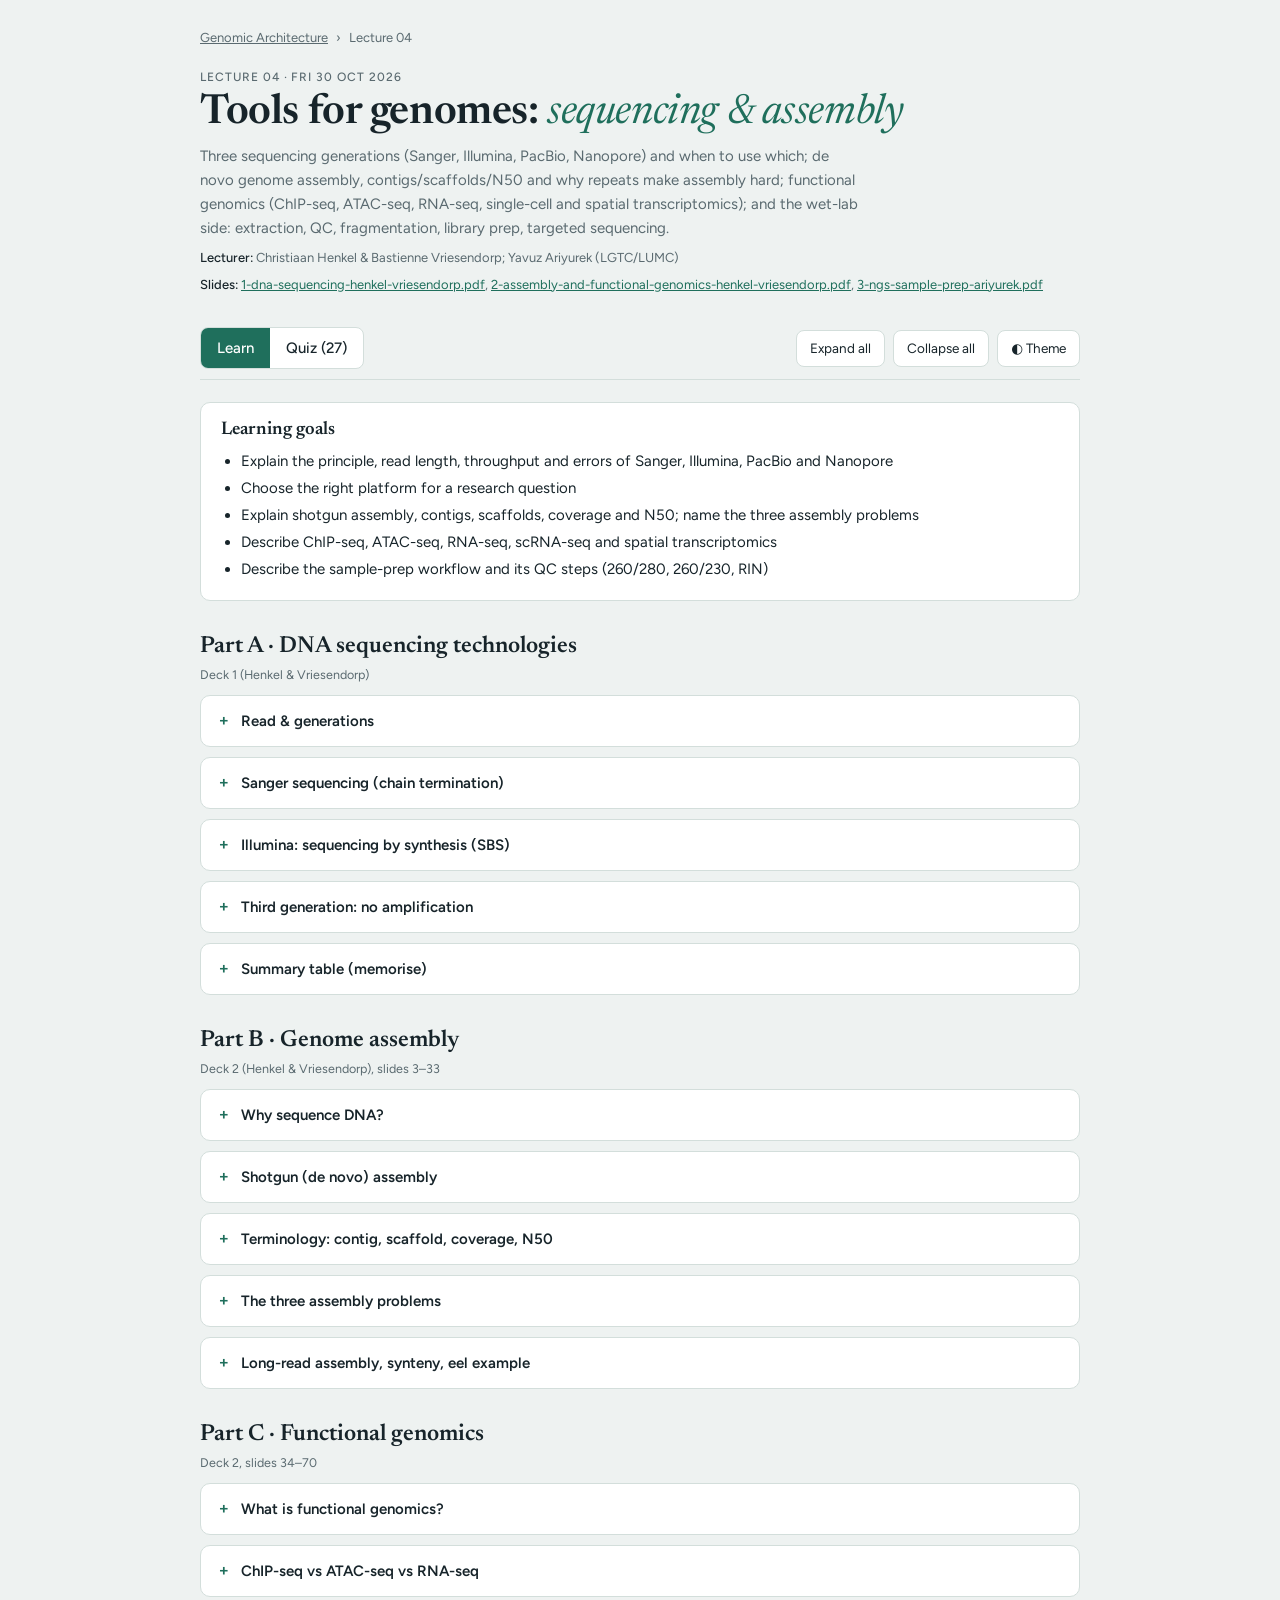
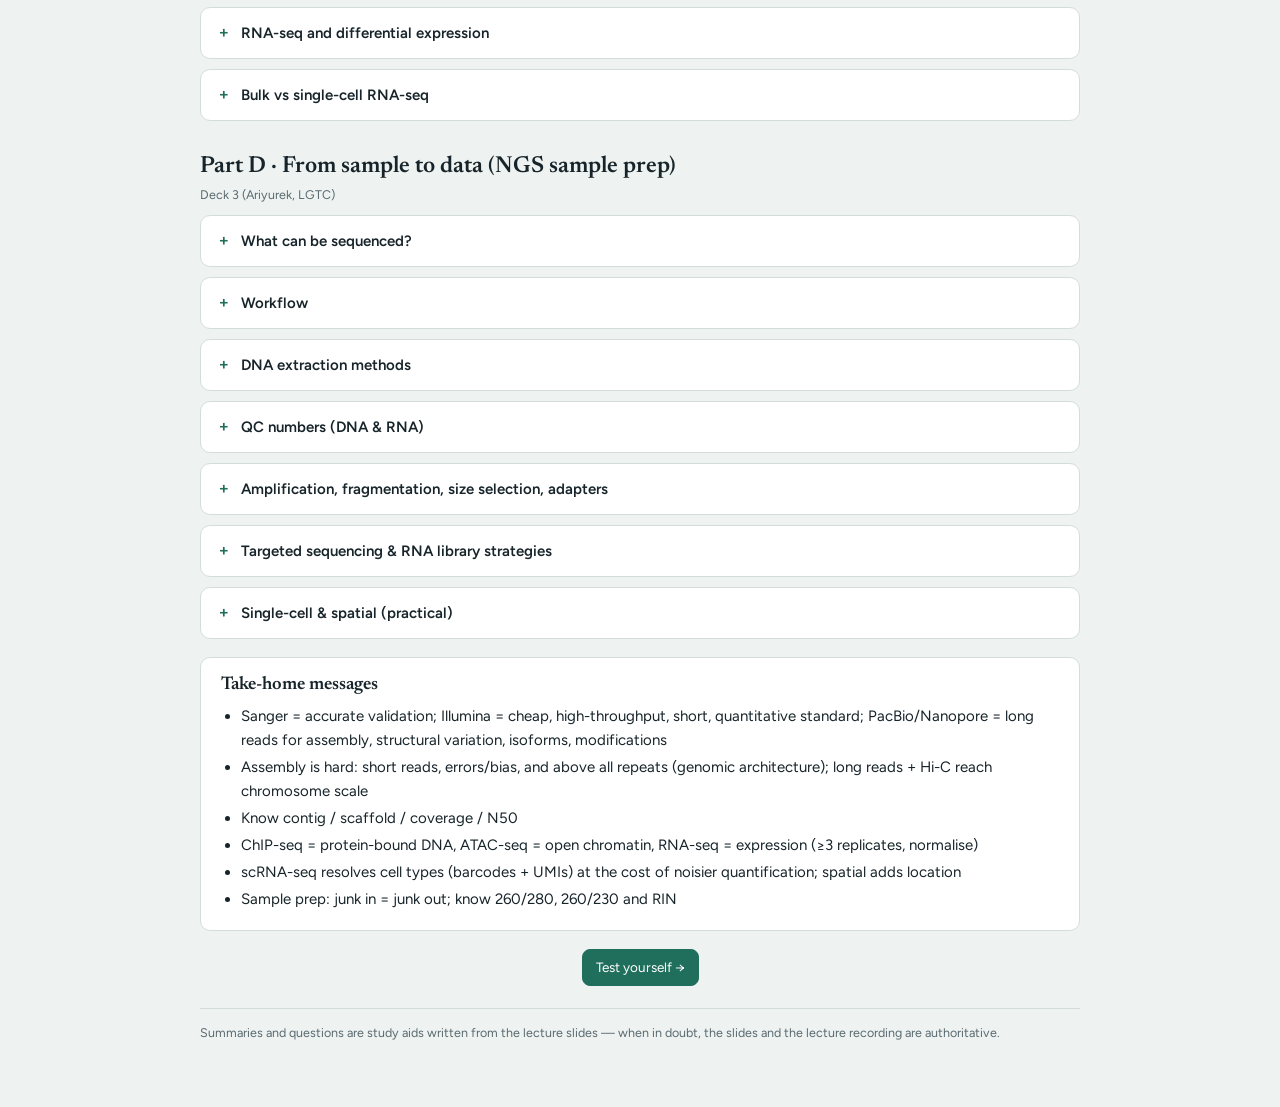
<file: standalone/04-tools-sequencing-and-assembly.html>
<!doctype html>
<html lang="en">
<head>
<meta charset="utf-8">
<meta name="viewport" content="width=device-width, initial-scale=1">
<link rel="preconnect" href="https://fonts.googleapis.com">
<link rel="preconnect" href="https://fonts.gstatic.com" crossorigin>
<link rel="stylesheet" href="https://fonts.googleapis.com/css2?family=Newsreader:ital,opsz,wght@0,6..72,400;0,6..72,600;1,6..72,400&family=Figtree:wght@400;500;600&family=JetBrains+Mono:wght@400;500&display=swap">
<title>L04 Tools: Sequencing</title>
<style>
/* Shared styles for all Genomic Architecture study pages.
   Layout: one narrow study column; tabs switch between Learn (concept cards) and Quiz. */
:root {
  --bg: #eef2f1;
  --surface: #ffffff;
  --ink: #17242a;
  --muted: #5a6a70;
  --line: #d3dedb;
  --accent: #1f6f5c;
  --accent-soft: #d8ece5;
  --again: #b0521c;
  --again-soft: #f6e4d8;
  --good: #2c7a3b;
  --good-soft: #dcefdf;
  --hl: #fff3c4;
  --display: "Newsreader", Georgia, "Times New Roman", serif;
  --ui: "Figtree", system-ui, -apple-system, "Segoe UI", Roboto, sans-serif;
  --mono: "JetBrains Mono", ui-monospace, Consolas, "Courier New", monospace;
  --radius: 10px;
  color-scheme: light;
}
@media (prefers-color-scheme: dark) {
  :root:not([data-theme="light"]) {
    --bg: #0e1517; --surface: #162024; --ink: #e3eaea; --muted: #91a3a6; --line: #28383b;
    --accent: #62c7a8; --accent-soft: #163a31; --again: #e48d58; --again-soft: #3a2417;
    --good: #6dc47c; --good-soft: #1b3421; --hl: #3d3514;
    color-scheme: dark;
  }
}
:root[data-theme="dark"] {
  --bg: #0e1517; --surface: #162024; --ink: #e3eaea; --muted: #91a3a6; --line: #28383b;
  --accent: #62c7a8; --accent-soft: #163a31; --again: #e48d58; --again-soft: #3a2417;
  --good: #6dc47c; --good-soft: #1b3421; --hl: #3d3514;
  color-scheme: dark;
}
* { box-sizing: border-box; }
html, body { margin: 0; }
body {
  background: var(--bg); color: var(--ink);
  font: 15px/1.6 var(--ui);
  padding: 28px max(16px, env(safe-area-inset-right, 0px)) 64px max(16px, env(safe-area-inset-left, 0px));
}
.wrap { max-width: 880px; margin: 0 auto; display: grid; gap: 22px; }
a { color: var(--accent); }
button { font: inherit; color: inherit; cursor: pointer; }
button:focus-visible, input:focus-visible, summary:focus-visible { outline: 2px solid var(--accent); outline-offset: 2px; }

/* header */
.crumbs { font-size: 13px; color: var(--muted); display: flex; gap: 8px; flex-wrap: wrap; align-items: center; }
.crumbs a { color: var(--muted); }
.top { display: grid; gap: 8px; }
.eyebrow { font: 500 12px/1 var(--ui); letter-spacing: .08em; text-transform: uppercase; color: var(--muted); }
h1 { font: 600 clamp(1.9rem, 5vw, 2.6rem)/1.08 var(--display); margin: 0; text-wrap: balance; letter-spacing: -.01em; }
h1 em { font-weight: 400; color: var(--accent); }
.lede { margin: 0; color: var(--muted); max-width: 66ch; }
.meta { display: flex; flex-wrap: wrap; gap: 6px 14px; font-size: 13px; color: var(--muted); }
.meta b { color: var(--ink); font-weight: 500; }

/* tabs */
.bar { display: flex; flex-wrap: wrap; gap: 12px; justify-content: space-between; align-items: center; position: sticky; top: 0; background: var(--bg); padding: 10px 0; z-index: 5; border-bottom: 1px solid var(--line); }
.tabs { display: inline-flex; border: 1px solid var(--line); border-radius: 8px; overflow: hidden; background: var(--surface); }
.tab { border: 0; background: transparent; padding: 8px 16px; font-weight: 500; }
.tab[aria-selected="true"] { background: var(--accent); color: var(--surface); }
.tools { display: flex; gap: 8px; flex-wrap: wrap; }
.btn { border: 1px solid var(--line); background: var(--surface); border-radius: 8px; padding: 7px 13px; font-size: 13.5px; }
.btn:hover { border-color: var(--accent); }
.btn.primary { background: var(--accent); border-color: var(--accent); color: var(--surface); }

/* objectives / take-homes */
.box { background: var(--surface); border: 1px solid var(--line); border-radius: var(--radius); padding: 16px 20px; }
.box h2 { font: 600 1.15rem/1.2 var(--display); margin: 0 0 8px; }
.box ul { margin: 0; padding-left: 20px; }
.box li { margin: 3px 0; }

/* concept sections */
.section { display: grid; gap: 10px; }
.section > h2 { font: 600 1.45rem/1.2 var(--display); margin: 14px 0 0; }
.section > .src { font-size: 12.5px; color: var(--muted); margin-top: -6px; }
details.card { background: var(--surface); border: 1px solid var(--line); border-radius: var(--radius); }
details.card > summary { list-style: none; padding: 13px 18px; font-weight: 600; display: flex; gap: 10px; align-items: baseline; cursor: pointer; }
details.card > summary::-webkit-details-marker { display: none; }
details.card > summary::before { content: "+"; font: 500 16px/1 var(--mono); color: var(--accent); width: 12px; flex: none; }
details.card[open] > summary::before { content: "−"; }
details.card > .body { padding: 0 20px 16px 40px; }
.body p { margin: 0 0 10px; }
.body ul, .body ol { margin: 0 0 10px; padding-left: 20px; }
.body li { margin: 3px 0; }
.body table { border-collapse: collapse; width: 100%; font-size: 13.5px; margin: 6px 0 12px; display: block; overflow-x: auto; }
.body th, .body td { border: 1px solid var(--line); padding: 6px 9px; text-align: left; vertical-align: top; }
.body th { background: var(--accent-soft); font-weight: 600; }
.key { background: var(--hl); padding: 0 3px; border-radius: 3px; }
.exam { border-left: 3px solid var(--again); background: var(--again-soft); padding: 8px 12px; border-radius: 0 6px 6px 0; font-size: 14px; margin: 8px 0 4px; }
.exam::before { content: "Exam tip — "; font-weight: 600; color: var(--again); }
code, .mono { font-family: var(--mono); font-size: .9em; }
.seq { font-family: var(--mono); background: var(--bg); padding: 8px 10px; border-radius: 6px; overflow-x: auto; white-space: pre; font-size: 13px; }
.flow { display: flex; flex-wrap: wrap; gap: 6px; align-items: center; margin: 6px 0 12px; }
.flow span { background: var(--accent-soft); border-radius: 6px; padding: 4px 9px; font-size: 13px; }
.flow i { color: var(--muted); font-style: normal; }

/* quiz */
.qhead { display: flex; flex-wrap: wrap; gap: 10px; justify-content: space-between; align-items: center; }
.score { font: 500 14px var(--mono); color: var(--muted); }
.q { background: var(--surface); border: 1px solid var(--line); border-radius: var(--radius); padding: 16px 20px; display: grid; gap: 10px; }
.q .qn { font: 500 12px var(--mono); color: var(--muted); display: flex; gap: 10px; flex-wrap: wrap; }
.q .tag { background: var(--accent-soft); color: var(--accent); border-radius: 999px; padding: 1px 8px; }
.q .stem { font-weight: 600; }
.opts { display: grid; gap: 7px; }
.opt { text-align: left; border: 1px solid var(--line); background: var(--bg); border-radius: 8px; padding: 9px 12px; display: flex; gap: 10px; }
.opt .l { font: 500 13px var(--mono); color: var(--muted); }
.opt:hover:not([disabled]) { border-color: var(--accent); }
.opt[disabled] { cursor: default; }
.opt.right { border-color: var(--good); background: var(--good-soft); }
.opt.wrong { border-color: var(--again); background: var(--again-soft); }
.explain { font-size: 14px; border-top: 1px dashed var(--line); padding-top: 10px; }
.explain b { color: var(--accent); }
.open-actions { display: flex; gap: 8px; flex-wrap: wrap; }
.btn.good { border-color: var(--good); color: var(--good); }
.btn.bad { border-color: var(--again); color: var(--again); }
textarea { width: 100%; min-height: 70px; font: inherit; color: inherit; background: var(--bg); border: 1px solid var(--line); border-radius: 8px; padding: 8px 10px; resize: vertical; }
.hidden { display: none !important; }
.filters { display: flex; flex-wrap: wrap; gap: 8px; }
.chip { border: 1px solid var(--line); background: var(--surface); border-radius: 999px; padding: 5px 12px; font-size: 13px; }
.chip[aria-pressed="true"] { border-color: var(--accent); background: var(--accent-soft); }

/* hub */
.grid { display: grid; grid-template-columns: repeat(auto-fill, minmax(250px, 1fr)); gap: 14px; }
.tile { background: var(--surface); border: 1px solid var(--line); border-radius: var(--radius); padding: 16px 18px; display: grid; gap: 6px; text-decoration: none; color: var(--ink); }
.tile:hover { border-color: var(--accent); }
.tile .n { font: 500 12px var(--mono); color: var(--accent); }
.tile h3 { margin: 0; font: 600 1.15rem/1.2 var(--display); }
.tile p { margin: 0; font-size: 13.5px; color: var(--muted); }
.tile.soon { opacity: .6; }
.week { font: 600 1.3rem/1.2 var(--display); margin: 10px 0 0; }
footer { font-size: 12.5px; color: var(--muted); border-top: 1px solid var(--line); padding-top: 14px; }

</style>
</head>
<body>
<!-- Generated by tools/build-standalone.js. Do not edit; edit the source files and rebuild. -->
<main class="wrap" id="app"></main>
<script>window.GA = { links: {
  hub: "index.html",
  drill: "exam-drill.html",
  slide: (lec, file) => "https://github.com/gijstimmer/Genomic-Architecture/blob/main/04-tools-sequencing-and-assembly/slides/" + encodeURIComponent(file),
} };</script>
<script>
/* Shared renderer for the Genomic Architecture study pages.
 *
 * Each lecture folder has a `study-content.js` that calls GA.register({...}).
 * A lecture page (study.html) calls GA.lecturePage(id) to render that lecture.
 * The exam drill (exam-drill/index.html) loads every study-content.js and calls GA.drillPage().
 *
 * Content format (see any study-content.js):
 *   { id, num, title, lecturer, date, slides: [file names], summary,
 *     objectives: [..], takeHome: [..],
 *     sections: [{ title, src, cards: [{ t, html }] }],
 *     questions: [{ type: 'mc', q, options: [..], answer: index, explain, src }
 *                 | { type: 'open', q, answer, src }] }
 * html strings may use <span class="key">, <div class="exam">, <div class="seq">, tables, lists.
 */
(function () {
  const GA = (window.GA = window.GA || {});
  GA.lectures = GA.lectures || [];
  GA.register = (lec) => GA.lectures.push(lec);
  // Link targets. The standalone build (tools/build-standalone.js) overrides these
  // by defining window.GA.links before this script runs.
  const links = Object.assign({
    hub: "../index.html",
    drill: "../exam-drill/index.html",
    slide: (lec, file) => "slides/" + file,
  }, GA.links);

  /* ---------- small helpers ---------- */
  const $ = (sel, root = document) => root.querySelector(sel);
  const el = (tag, attrs = {}, html) => {
    const n = document.createElement(tag);
    for (const [k, v] of Object.entries(attrs)) {
      if (k === "class") n.className = v;
      else if (k.startsWith("on")) n.addEventListener(k.slice(2), v);
      else n.setAttribute(k, v);
    }
    if (html !== undefined) n.innerHTML = html;
    return n;
  };
  const store = {
    get(k, d) { try { const v = localStorage.getItem("ga:" + k); return v ? JSON.parse(v) : d; } catch (e) { return d; } },
    set(k, v) { try { localStorage.setItem("ga:" + k, JSON.stringify(v)); } catch (e) { /* storage unavailable */ } },
  };
  const shuffle = (a) => { a = a.slice(); for (let i = a.length - 1; i > 0; i--) { const j = Math.floor(Math.random() * (i + 1)); [a[i], a[j]] = [a[j], a[i]]; } return a; };
  const qid = (lec, i) => lec.id + ":" + i;

  /* ---------- theme ---------- */
  function applyTheme() { const t = store.get("theme", null); if (t) document.documentElement.setAttribute("data-theme", t); }
  function themeButton() {
    return el("button", { class: "btn", title: "Toggle light/dark", onclick: () => {
      const cur = document.documentElement.getAttribute("data-theme") ||
        (matchMedia("(prefers-color-scheme: dark)").matches ? "dark" : "light");
      const next = cur === "dark" ? "light" : "dark";
      document.documentElement.setAttribute("data-theme", next); store.set("theme", next);
    } }, "◐ Theme");
  }
  applyTheme();

  /* ---------- quiz rendering (shared by lecture page and drill) ---------- */
  function renderQuiz(container, items, opts = {}) {
    // items: [{ lec, i, q }]
    container.innerHTML = "";
    const missed = new Set(store.get("missed", []));
    let answered = 0, correct = 0;
    const scoreEl = el("div", { class: "score" });
    const updateScore = () => { scoreEl.textContent = `${correct} / ${answered} correct · ${items.length} questions`; };
    const head = el("div", { class: "qhead" });
    head.append(scoreEl);
    if (opts.controls) head.append(opts.controls);
    container.append(head);
    updateScore();

    const record = (key, ok) => {
      answered++; if (ok) { correct++; missed.delete(key); } else missed.add(key);
      store.set("missed", [...missed]); updateScore();
    };

    items.forEach(({ lec, i, q }, n) => {
      const key = qid(lec, i);
      const card = el("div", { class: "q" });
      const meta = [`Q${n + 1}`, q.type === "mc" ? "multiple choice" : "open question"];
      card.append(el("div", { class: "qn" },
        meta.map((m) => `<span>${m}</span>`).join("") +
        (opts.showLecture ? `<span class="tag">L${lec.num} · ${lec.short || lec.title}</span>` : "") +
        (q.src ? `<span>${q.src}</span>` : "")));
      card.append(el("div", { class: "stem" }, q.q));

      if (q.type === "mc") {
        const order = shuffle(q.options.map((o, k) => k));
        const box = el("div", { class: "opts" });
        const explain = el("div", { class: "explain hidden" },
          `<b>Answer:</b> ${q.options[q.answer]}${q.explain ? "<br>" + q.explain : ""}`);
        order.forEach((k, pos) => {
          const b = el("button", { class: "opt" }, `<span class="l">${"ABCDEF"[pos]}</span><span>${q.options[k]}</span>`);
          b.addEventListener("click", () => {
            box.querySelectorAll(".opt").forEach((x) => (x.disabled = true));
            b.classList.add(k === q.answer ? "right" : "wrong");
            box.children[order.indexOf(q.answer)].classList.add("right");
            explain.classList.remove("hidden");
            record(key, k === q.answer);
          });
          box.append(b);
        });
        card.append(box, explain);
      } else {
        const ta = el("textarea", { placeholder: "Write your answer first (optional), then reveal the model answer…" });
        const ans = el("div", { class: "explain hidden" }, `<b>Model answer:</b> ${q.answer}`);
        const grade = el("div", { class: "open-actions hidden" });
        const done = (ok) => { grade.innerHTML = `<span class="score">${ok ? "Marked as correct" : "Marked for review"}</span>`; record(key, ok); };
        grade.append(
          el("button", { class: "btn good", onclick: () => done(true) }, "✓ I had it"),
          el("button", { class: "btn bad", onclick: () => done(false) }, "✗ Review again"));
        const reveal = el("button", { class: "btn", onclick: () => { ans.classList.remove("hidden"); grade.classList.remove("hidden"); reveal.remove(); } }, "Reveal answer");
        card.append(ta, el("div", { class: "open-actions" }), ans, grade);
        card.children[3].append(reveal);
      }
      container.append(card);
    });
  }

  /* ---------- lecture page ---------- */
  GA.lecturePage = function (id) {
    const lec = GA.lectures.find((l) => l.id === id);
    const app = $("#app");
    document.title = `L${lec.num} ${lec.short || lec.title}`;

    app.append(el("nav", { class: "crumbs" },
      `<a href="${links.hub}">Genomic Architecture</a><span>›</span><span>Lecture ${lec.num}</span>`));
    app.append(el("header", { class: "top" },
      `<div class="eyebrow">Lecture ${lec.num} · ${lec.date}</div>
       <h1>${lec.titleHtml || lec.title}</h1>
       <p class="lede">${lec.summary}</p>
       <div class="meta"><span><b>Lecturer:</b> ${lec.lecturer}</span>
       <span><b>Slides:</b> ${lec.slides.map((s) => `<a href="${links.slide(lec, s)}">${s}</a>`).join(", ")}</span></div>`));

    const learn = el("div", { class: "section-wrap", style: "display:grid;gap:18px" });
    const quiz = el("div", { style: "display:grid;gap:14px" });
    quiz.classList.add("hidden");

    const tabs = el("div", { class: "tabs", role: "tablist" });
    const setTab = (which) => {
      tabs.querySelectorAll(".tab").forEach((t) => t.setAttribute("aria-selected", t.dataset.t === which));
      learn.classList.toggle("hidden", which !== "learn");
      quiz.classList.toggle("hidden", which !== "quiz");
      store.set("tab:" + id, which);
    };
    [["learn", "Learn"], ["quiz", `Quiz (${lec.questions.length})`]].forEach(([k, label]) =>
      tabs.append(el("button", { class: "tab", role: "tab", "data-t": k, onclick: () => setTab(k) }, label)));
    const tools = el("div", { class: "tools" });
    tools.append(
      el("button", { class: "btn", onclick: () => learn.querySelectorAll("details").forEach((d) => (d.open = true)) }, "Expand all"),
      el("button", { class: "btn", onclick: () => learn.querySelectorAll("details").forEach((d) => (d.open = false)) }, "Collapse all"),
      themeButton());
    const bar = el("div", { class: "bar" }); bar.append(tabs, tools);
    app.append(bar);

    // Learn tab
    if (lec.objectives) learn.append(el("div", { class: "box" }, `<h2>Learning goals</h2><ul>${lec.objectives.map((o) => `<li>${o}</li>`).join("")}</ul>`));
    lec.sections.forEach((s) => {
      const sec = el("section", { class: "section" }, `<h2>${s.title}</h2>${s.src ? `<div class="src">${s.src}</div>` : ""}`);
      s.cards.forEach((c) => {
        const d = el("details", { class: "card" }, `<summary>${c.t}</summary><div class="body">${c.html}</div>`);
        sec.append(d);
      });
      learn.append(sec);
    });
    if (lec.takeHome) learn.append(el("div", { class: "box" }, `<h2>Take-home messages</h2><ul>${lec.takeHome.map((o) => `<li>${o}</li>`).join("")}</ul>`));
    learn.append(el("div", { style: "text-align:center" }, ""));
    learn.lastChild.append(el("button", { class: "btn primary", onclick: () => { setTab("quiz"); scrollTo(0, 0); } }, "Test yourself →"));

    // Quiz tab
    const drawQuiz = (shuffled) => {
      const items = lec.questions.map((q, i) => ({ lec, i, q }));
      const controls = el("div", { class: "tools" });
      controls.append(
        el("button", { class: "btn", onclick: () => drawQuiz(true) }, "Shuffle & restart"),
        el("a", { class: "btn", href: links.drill, style: "text-decoration:none" }, "Course-wide drill →"));
      renderQuiz(quiz, shuffled ? shuffle(items) : items, { controls });
    };
    drawQuiz(false);

    app.append(learn, quiz);
    app.append(el("footer", {}, "Summaries and questions are study aids written from the lecture slides — when in doubt, the slides and the lecture recording are authoritative."));
    setTab(store.get("tab:" + id, "learn"));
  };

  /* ---------- exam drill ---------- */
  GA.drillPage = function () {
    const app = $("#app");
    const lecs = GA.lectures.slice().sort((a, b) => a.num.localeCompare(b.num));
    const all = lecs.flatMap((lec) => lec.questions.map((q, i) => ({ lec, i, q })));
    const sel = new Set(store.get("drill:sel", lecs.map((l) => l.id)));
    let type = "all", size = 20, mode = "random";

    app.append(el("nav", { class: "crumbs" }, `<a href="${links.hub}">Genomic Architecture</a><span>›</span><span>Exam drill</span>`));
    app.append(el("header", { class: "top" },
      `<div class="eyebrow">Course-wide practice</div><h1>Exam <em>drill</em></h1>
       <p class="lede">Mixed questions from every lecture, like the final exam (multiple choice + open questions).
       Pick the lectures, draw a set, and use “Missed only” to repeat what you got wrong — your misses are remembered in this browser.</p>`));

    const panel = el("div", { class: "box", style: "display:grid;gap:12px" });
    const lecChips = el("div", { class: "filters" });
    lecs.forEach((l) => {
      const c = el("button", { class: "chip", "aria-pressed": sel.has(l.id) }, `L${l.num} ${l.short || l.title} <span class="score">${l.questions.length}</span>`);
      c.addEventListener("click", () => { sel.has(l.id) ? sel.delete(l.id) : sel.add(l.id); c.setAttribute("aria-pressed", sel.has(l.id)); store.set("drill:sel", [...sel]); });
      lecChips.append(c);
    });
    const group = (label, values, get, set) => {
      const g = el("div", { class: "filters" }); g.append(el("span", { class: "score", style: "align-self:center" }, label));
      values.forEach(([v, t]) => {
        const c = el("button", { class: "chip", "aria-pressed": get() === v }, t);
        c.addEventListener("click", () => { set(v); g.querySelectorAll(".chip").forEach((x) => x.setAttribute("aria-pressed", x === c)); });
        g.append(c);
      });
      return g;
    };
    panel.append(el("div", { class: "score" }, "Lectures"), lecChips,
      group("Type", [["all", "Both"], ["mc", "Multiple choice"], ["open", "Open"]], () => type, (v) => (type = v)),
      group("Size", [[10, "10"], [20, "20"], [40, "40"], [9999, "All"]], () => size, (v) => (size = v)),
      group("Mode", [["random", "Random"], ["missed", "Missed only"]], () => mode, (v) => (mode = v)));
    const go = el("button", { class: "btn primary" }, "Draw questions");
    const tools = el("div", { class: "tools" }); tools.append(go, themeButton(),
      el("button", { class: "btn", onclick: () => { store.set("missed", []); alert("Missed list cleared."); } }, "Clear missed list"));
    panel.append(tools);
    app.append(panel);

    const out = el("div", { style: "display:grid;gap:14px" });
    app.append(out);
    go.addEventListener("click", () => {
      const missed = new Set(store.get("missed", []));
      let pool = all.filter((x) => sel.has(x.lec.id) && (type === "all" || x.q.type === type));
      if (mode === "missed") pool = pool.filter((x) => missed.has(qid(x.lec, x.i)));
      if (!pool.length) { out.innerHTML = `<div class="box">No questions match — ${mode === "missed" ? "you have no missed questions for this selection 🎉" : "select at least one lecture"}.</div>`; return; }
      renderQuiz(out, shuffle(pool).slice(0, size), { showLecture: true });
      out.scrollIntoView({ behavior: "smooth" });
    });
  };

  /* ---------- hub page ---------- */
  GA.themeButton = themeButton;
})();

</script>
<script>
GA.register({
  id: "04",
  num: "04",
  short: "Tools: Sequencing",
  title: "Tools for genomes: sequencing, assembly & sample prep",
  titleHtml: "Tools for genomes: <em>sequencing &amp; assembly</em>",
  lecturer: "Christiaan Henkel & Bastienne Vriesendorp; Yavuz Ariyurek (LGTC/LUMC)",
  date: "Fri 30 Oct 2026",
  slides: ["1-dna-sequencing-henkel-vriesendorp.pdf", "2-assembly-and-functional-genomics-henkel-vriesendorp.pdf", "3-ngs-sample-prep-ariyurek.pdf"],
  summary: "Three sequencing generations (Sanger, Illumina, PacBio, Nanopore) and when to use which; de novo genome assembly, contigs/scaffolds/N50 and why repeats make assembly hard; functional genomics (ChIP-seq, ATAC-seq, RNA-seq, single-cell and spatial transcriptomics); and the wet-lab side: extraction, QC, fragmentation, library prep, targeted sequencing.",
  objectives: [
    "Explain the principle, read length, throughput and errors of Sanger, Illumina, PacBio and Nanopore",
    "Choose the right platform for a research question",
    "Explain shotgun assembly, contigs, scaffolds, coverage and N50; name the three assembly problems",
    "Describe ChIP-seq, ATAC-seq, RNA-seq, scRNA-seq and spatial transcriptomics",
    "Describe the sample-prep workflow and its QC steps (260/280, 260/230, RIN)",
  ],
  sections: [
    {
      title: "Part A · DNA sequencing technologies",
      src: "Deck 1 (Henkel & Vriesendorp)",
      cards: [
        { t: "Read & generations", html: `
          <p>A <b>sequencing read</b> = the result of sequencing a single DNA fragment (a text file of ATCGs).</p>
          <table><tr><th>Generation</th><th>Reads</th><th>Platforms</th></tr>
          <tr><td>1st</td><td>single, short(ish) reads</td><td>Sanger (1977)</td></tr>
          <tr><td>2nd (NGS)</td><td>many, shorter reads</td><td>454 pyrosequencing (2005), Ion Torrent (2010), Solexa/<b>Illumina</b> SBS (2005), DNA nanoballs (MGI), SOLiD, Element avidity (2023)</td></tr>
          <tr><td>3rd (also NGS)</td><td>many, long reads, single molecules</td><td><b>PacBio</b> SMRT (2011), <b>Oxford Nanopore</b> (2014)</td></tr></table>` },
        { t: "Sanger sequencing (chain termination)", html: `
          <ul>
            <li>DNA polymerase copies the template; <span class="key">dideoxynucleotides (ddNTPs)</span> lack the 3′-OH and terminate synthesis → fragments of every length ending in a known base.</li>
            <li>Original: 4 separate reactions (ddA/T/C/G), radioactive labels, gel electrophoresis, 4 lanes. Automated: one reaction, 4 <b>fluorescent</b> labels, capillary electrophoresis.</li>
            <li>ABI 3730xl: 96 capillaries, read length <b>400–900 bp</b>, max 2.88 Mbp/day.</li>
            <li>Accurate and reliable → still the standard for <b>validation</b> (e.g. checking a single clone).</li>
          </ul>` },
        { t: "Illumina: sequencing by synthesis (SBS)", html: `
          <ol>
            <li><b>Library prep</b>: fragment DNA, ligate <b>adapters</b> (universal primer sites) to every fragment.</li>
            <li><b>Amplification</b>: bridge amplification on a flow cell → clusters of identical copies (signal boost).</li>
            <li><b>SBS</b>: fluorescently labelled reversible-terminator nucleotides added one per cycle; imaged; terminator removed; repeat.</li>
          </ol>
          <ul>
            <li>Reads are <span class="key">intrinsically short</span> (usually ≤2×150 bp): amplification is less reliable for long fragments; trade-off fragment length vs cluster density; reactions are never 100% efficient so clusters go <b>out of phase</b> after many cycles → quality drops along the read.</li>
            <li>Quality typically &gt;99.9% (<b>Q30</b>); throughput up to 16 Tbp per NovaSeq X run.</li>
            <li><b>Paired-end</b> reads: both ends of a fragment are read.</li>
            <li>Short reads are great for <b>quantitative</b> applications (counting molecules); long reads for <b>structural</b> ones (genomes, isoforms).</li>
          </ul>` },
        { t: "Third generation: no amplification", html: `
          <p>Why skip amplification? PCR is limited to thousands of nt, clusters lose sync, and amplification is biased (e.g. against GC-rich DNA). Third-gen sequences <b>single molecules</b>.</p>
          <ul>
            <li><b>PacBio SMRT</b>: polymerase in a zero-mode waveguide (millions of tiny wells) incorporates fluorescent nucleotides in real time. Reads up to ~30 kb. <b>Polymerase kinetics</b> reveal base modifications. HiFi (circular consensus) = Q30.</li>
            <li><b>Oxford Nanopore</b>: motor protein ratchets DNA through a protein nanopore in a membrane; changes in <b>ionic current</b> are basecalled by <b>neural networks</b>. MinION: 512 channels, ~500 nt/s, ~20 Gbp/flowcell. Read length up to 4 Mbp, limited only by DNA quality. Detects methylation directly; can sequence RNA directly.</li>
          </ul>
          <p>Trade-offs: single molecules are harder to detect → fewer reads, higher raw error; solved by reading the same molecule several times (HiFi Q30, Nanopore duplex Q20+).</p>` },
        { t: "Summary table (memorise)", html: `
          <table><tr><th></th><th>Sanger</th><th>Illumina</th><th>PacBio</th><th>Nanopore</th></tr>
          <tr><td>Principle</td><td>dideoxy chain termination</td><td>sequencing by synthesis</td><td>single-molecule real-time</td><td>nanopore current sensing</td></tr>
          <tr><td>Read length</td><td>&lt;900 bp</td><td>2×150 bp</td><td>~25 kbp HiFi</td><td>10 kbp – 4 Mbp</td></tr>
          <tr><td>Data</td><td>&lt;2.88 Mbp/day</td><td>7.5 Tbp/flowcell</td><td>100 Gbp</td><td>370 Gbp</td></tr>
          <tr><td>Run time</td><td>hours</td><td>13–48 h</td><td>&lt;30 h</td><td>&lt;72 h</td></tr>
          <tr><td>Errors</td><td>&lt;0.1%</td><td>&gt;85% ≥Q30</td><td>Q30 HiFi</td><td>Q20 simplex</td></tr>
          <tr><td>Best for</td><td>validation, single clones</td><td>quantitative (RNA-seq, counting), NGS standard</td><td colspan="2">genome assembly, structural variation, isoforms, modifications</td></tr></table>
          <div class="exam">Q-score: Q = −10·log₁₀(P<sub>error</sub>) → Q20 = 1 error/100 bp (99%), Q30 = 1/1000 (99.9%), Q50 = 1/100,000.</div>` },
      ],
    },
    {
      title: "Part B · Genome assembly",
      src: "Deck 2 (Henkel & Vriesendorp), slides 3–33",
      cards: [
        { t: "Why sequence DNA?", html: `<ul><li>Structural/comparative genomics: genome sequencing</li><li>Functional genomics: gene expression, chromatin structure, DNA-binding elements</li><li>Genome diagnostics: human variation (SNPs, structural), species diagnostics, metagenomics, eDNA, ancient DNA</li><li>Synthetic biology, information storage</li></ul>` },
        { t: "Shotgun (de novo) assembly", html: `
          <div class="flow"><span>genome (in vivo)</span><i>→</i><span>library (in vitro)</span><i>→</i><span>reads</span><i>→</i><span>de novo assembly (in silico)</span></div>
          <ul><li>Bottom-up: generate random small fragments from the whole genome, sequence each position many times (&gt;8–50×), let the computer find <b>overlaps</b>.</li>
          <li>Fast and cheap, but assembly is error-prone and computationally challenging.</li></ul>` },
        { t: "Terminology: contig, scaffold, coverage, N50", html: `
          <ul>
            <li><b>Contig</b>: contiguous sequence without gaps.</li>
            <li><b>Scaffold</b>: ordered (and oriented) contigs linked by long or paired reads, with gaps filled with <span class="mono">NNNN</span>.</li>
            <li><b>Coverage</b>: sampling depth, typically &gt;30×.</li>
            <li><b>N50</b>: length-weighted median. Sort fragments by length (longest first), add up lengths; N50 = length of the fragment at which the cumulative sum reaches 50% of the total assembly. Higher N50 = more contiguous assembly.</li>
          </ul>
          <div class="exam">Worked example: contigs 50, 30, 10, 5, 5 kb (total 100). Cumulative: 50 → 50% reached at the first contig → N50 = 50 kb. Contigs 30, 25, 20, 15, 10: cumulative 30, 55 → N50 = 25 kb.</div>` },
        { t: "The three assembly problems", html: `
          <ol>
            <li><b>Sequencing limitations</b>: genomes are very long, reads are short, full chromosomes can't be isolated intact (strand breaks).</li>
            <li><b>Technical errors</b>: uncorrected sequencing errors → misassemblies; sequencing <b>bias</b> (e.g. GC bias in Illumina) → no/low coverage.</li>
            <li><b>Genomic architecture</b>: local sequence doesn't contain enough information to reconstruct the global structure — <span class="key">repeats</span> longer than the reads create ambiguous paths in the assembly graph; also polymorphisms (heterozygosity) and chromosome ends.</li>
          </ol>
          <p>Short-read assembly quality: small simple genomes ~100% complete, 1–100 contigs, N50 ~1 Mbp; large complex genomes &lt;90%, &gt;10,000 contigs, N50 ~100 kbp; massive genomes &lt;50%, millions of contigs, N50 &lt;1 kbp.</p>` },
        { t: "Long-read assembly, synteny, eel example", html: `
          <ul>
            <li>Long reads <b>span repeats</b> (e.g. LTR retrotransposons ~10 kbp) → resolve graph ambiguities; now enough throughput for full de novo assembly.</li>
            <li>Problem: raw identity ~98% → harder to find overlaps, complex graphs, heavy computing; <b>polishing</b> by high-coverage consensus → Q50.</li>
            <li>European eel: Illumina (2012) 186,281 scaffolds, N50 78 kbp → Nanopore + Illumina (2017) 2366 scaffolds, N50 1.23 Mbp → PromethION + Hi-C (2023) <b>19 scaffolds</b> (chromosomes), N50 55.5 Mbp.</li>
            <li><b>Synteny</b> = conservation of local gene order; strong phylogenetic signal largely independent of sequence comparison; reveals genome duplications.</li>
            <li>All assemblies contain errors — beware contig ends and scaffold gaps. Modern assemblies approach <b>telomere-to-telomere</b>.</li>
          </ul>` },
      ],
    },
    {
      title: "Part C · Functional genomics",
      src: "Deck 2, slides 34–70",
      cards: [
        { t: "What is functional genomics?", html: `<p>The field that aims to understand <b>how genes lead to phenotypes</b>: cellular information processing, gene expression (transcriptomics) and its regulation (epigenetics, gene regulatory networks).</p>
          <table><tr><th>Layer</th><th>Assay</th></tr>
          <tr><td>DNA methylation</td><td>bisulfite sequencing, nanopore methylation</td></tr>
          <tr><td>Protein–DNA binding / chromatin</td><td>ChIP-seq, ATAC-seq</td></tr>
          <tr><td>3D genome</td><td>Hi-C</td></tr>
          <tr><td>Transcription</td><td>RNA-seq</td></tr>
          <tr><td>Translation</td><td>ribo-seq</td></tr></table>` },
        { t: "ChIP-seq vs ATAC-seq vs RNA-seq", html: `
          <table><tr><th>Assay</th><th>Library of…</th><th>Measures</th></tr>
          <tr><td><b>ChIP-seq</b></td><td>DNA bound by a <b>specific protein</b> (crosslink → immunoprecipitate with antibody)</td><td>binding sites of TFs / histone marks → genome (in)activity</td></tr>
          <tr><td><b>ATAC-seq</b></td><td>DNA with few/no proteins bound (Tn5 transposase "tagmentation" inserts adapters into open chromatin)</td><td>accessible chromatin → genome activity</td></tr>
          <tr><td><b>RNA-seq</b></td><td>cDNA from mRNA</td><td>transcriptional activity / expression levels</td></tr></table>` },
        { t: "RNA-seq and differential expression", html: `
          <ul>
            <li>Sequencer used as a <b>molecule counter</b>: number of reads per gene ~ expression level (correct for <b>gene length</b>!). Expression spans orders of magnitude (plot on log scale).</li>
            <li>Mostly Illumina for counting; long reads for <b>splice isoforms</b> and RNA modifications (epitranscriptomics).</li>
            <li>Differential expression: control vs treatment, statistical test per gene; needs <span class="key">≥3 biological replicates</span> per condition; only for comparable samples; requires <b>normalisation</b>.</li>
            <li>Depth: 10–30(–50) million reads per sample → <b>multiplexing</b> with barcodes in the adapters (up to ~380 samples per lane).</li>
          </ul>` },
        { t: "Bulk vs single-cell RNA-seq", html: `
          <table><tr><th></th><th>Bulk</th><th>Single-cell</th></tr>
          <tr><td>Output</td><td>average expression of all cells</td><td>profile per cell → cell types, heterogeneity</td></tr>
          <tr><td>Quantification</td><td>reliable</td><td>less reliable (low depth, 3′ bias, RT dropout, doublets)</td></tr>
          <tr><td>Cost</td><td>cheap, but needs replicates</td><td>expensive, fewer samples</td></tr></table>
          <ul>
            <li>10x Genomics: gel beads with a <b>cell barcode</b> + a <b>UMI</b> (unique molecular identifier) per transcript.</li>
            <li>Output: a large, <b>sparse</b> table (1000–1,000,000 cells × ~20,000 genes, mostly zeros).</li>
            <li>Clustering (2D plots, e.g. UMAP) reveals cell types (pituitary example: 16 clusters; Lh vs Fsh gonadotropes).</li>
            <li><b>Single-nuclei</b> seq avoids damage from tissue dissociation. <b>Deconvolution</b> uses scRNA-seq profiles to interpret bulk data.</li>
            <li><b>Spatial transcriptomics</b>: barcodes on a slide (Visium: ~5000 spots, 55 µm) → transcriptome + location. Methods of the year: 2013 single-cell seq, 2019 multimodal omics, 2020 spatial transcriptomics.</li>
          </ul>` },
      ],
    },
    {
      title: "Part D · From sample to data (NGS sample prep)",
      src: "Deck 3 (Ariyurek, LGTC)",
      cards: [
        { t: "What can be sequenced?", html: `<ul><li>Whole genome DNA: shotgun libraries, whole-genome amplification (WGA)</li><li>Targeted DNA: capture / whole exome sequencing (WES), amplicons / gene panels</li><li>Bulk RNA: direct, or via cDNA</li><li>Single cells: RNA, DNA (ATAC, methyl-seq, CNV)</li></ul>` },
        { t: "Workflow", html: `<div class="flow"><span>Extraction</span><i>→</i><span>QC</span><i>→</i><span>(Amplification)</span><i>→</i><span>Fragmentation</span><i>→</i><span>Adapter ligation</span><i>→</i><span>Size selection</span><i>→</i><span>Library QC</span><i>→</i><span>Sequencing</span></div>
          <p><b>"Junk in, junk out" — QC is VERY important.</b></p>` },
        { t: "DNA extraction methods", html: `<table><tr><th>Method</th><th>Note</th></tr>
          <tr><td>Phenol(-chloroform)</td><td>gold standard but tricky</td></tr><tr><td>Spin columns</td><td>easy, but DNA is short</td></tr>
          <tr><td>Gravity columns</td><td>DNA &gt;50 kb, slower</td></tr><tr><td>Agarose plug</td><td>needs single-cell suspension (ultra-long DNA)</td></tr>
          <tr><td>Magnetic beads</td><td>easy to automate</td></tr></table>` },
        { t: "QC numbers (DNA & RNA)", html: `
          <table><tr><th>Measure</th><th>Good value</th><th>Low value means…</th></tr>
          <tr><td>DNA A260/280</td><td>~1.8</td><td>protein/phenol contamination</td></tr>
          <tr><td>DNA A260/230</td><td>2.0–2.2</td><td>EDTA, carbohydrates, phenol, guanidine HCl (absorb at 230 nm)</td></tr>
          <tr><td>RNA A260/280</td><td>~2.0 (1.9–2.1)</td><td></td></tr>
          <tr><td>RNA integrity number (RIN)</td><td>0 (bad) – 10 (good); &gt;6 sufficient</td><td>degraded RNA</td></tr></table>
          <p>Quantify with <b>fluorometry</b> (Qubit, Pico/RiboGreen) rather than UV. Also check for enzyme inhibitors (haemoglobin, bile salts, EDTA, heparin). Library QC: quantity (fluorescence, qPCR, ddPCR) and size (Bioanalyzer, Femto Pulse).</p>` },
        { t: "Amplification, fragmentation, size selection, adapters", html: `
          <ul>
            <li>Shotgun libraries: &gt;1 µg high-quality DNA → no amplification. Low input: PCR (targeted), <b>MDA</b> (multiple displacement, random hexamers; better for SNVs), MALBAC (better for CNV).</li>
            <li><b>Fragmentation</b> to 200–1000 bp for Illumina/Ion; not for PacBio/ONT (but shear to 20–24 kb for PacBio HiFi, 20–40 kb for ONT). Mechanical (sonication/Covaris, Megaruptor, needle) vs enzymatic (cheap, but <b>preferential cleavage</b> bias).</li>
            <li><b>Size selection</b>: narrow 200–700 bp for short reads; remove small fragments for long reads. Gel/BluePippin or (XP) beads.</li>
            <li>Illumina adapter ligation: <b>end repair → A-tailing → ligate index adapter → amplification</b>. Tagmentation (Tn5) fragments and adds adapters in one step.</li>
          </ul>` },
        { t: "Targeted sequencing & RNA library strategies", html: `
          <ul>
            <li>Targeted DNA: <b>capture/WES</b>, <b>amplicons</b> (PCR, 1–100s of loci), <b>CRISPR-Cas9</b> amplification-free excision (keeps native modifications; PacBio PureTarget), ONT <b>adaptive sampling</b> (software rejects off-target molecules during sequencing; needs a BED file, GPU, ROI 300 kb–300 Mb).</li>
            <li>Total RNA is ~80% rRNA, 1–3% poly-A+ mRNA. Strategies: <b>poly-A selection</b> (coding; oligo-dT), <b>rRNA depletion</b> (coding + non-coding), <b>small RNA</b> adapter ligation. Don't skip the DNase step. Stranded RNA-seq keeps strand information; ONT direct RNA keeps modifications.</li>
            <li>Long reads improve detection of structural variants in gDNA and full-length isoforms in cDNA; artefacts exist (e.g. PacBio chimeric reads, basecaller errors in repeats like (CAG)n).</li>
          </ul>` },
        { t: "Single-cell & spatial (practical)", html: `<p>Platforms: emulsion (10x Chromium, Fluent), microwell (BD Rhapsody, Honeycomb, Singleron), combinatorial indexing (Parse, Scale). Know your cells: optimise dissociation for high viability, keep at 4 °C, work fast. Poor viability → high % mitochondrial reads and background. Spatial: Visium CytAssist (sequencing-based), Xenium (in-situ probes, 100–5000 genes, sub-cellular; cell segmentation is the challenge).</p>` },
      ],
    },
  ],
  takeHome: [
    "Sanger = accurate validation; Illumina = cheap, high-throughput, short, quantitative standard; PacBio/Nanopore = long reads for assembly, structural variation, isoforms, modifications",
    "Assembly is hard: short reads, errors/bias, and above all repeats (genomic architecture); long reads + Hi-C reach chromosome scale",
    "Know contig / scaffold / coverage / N50",
    "ChIP-seq = protein-bound DNA, ATAC-seq = open chromatin, RNA-seq = expression (≥3 replicates, normalise)",
    "scRNA-seq resolves cell types (barcodes + UMIs) at the cost of noisier quantification; spatial adds location",
    "Sample prep: junk in = junk out; know 260/280, 260/230 and RIN",
  ],
  questions: [
    { type: "mc", q: "Sanger sequencing relies on…", options: ["chain termination by dideoxynucleotides lacking a 3′-OH", "reversible terminators imaged on a flow cell", "changes in ionic current through a pore", "pyrophosphate release detected by light"], answer: 0, src: "Deck 1, slides 13–16" },
    { type: "mc", q: "Why are Illumina reads intrinsically short?", options: ["Clusters lose synchrony (phasing) over cycles and amplification works poorly on long fragments", "The polymerase falls off after 150 nt", "Adapters can only be ligated to short DNA", "The flow cell physically limits DNA to 150 bp"], answer: 0, src: "Deck 1, slide 28" },
    { type: "mc", q: "A Q30 base call corresponds to an accuracy of…", options: ["99.9%", "99%", "99.99%", "97%"], answer: 0, explain: "Q = −10·log10(P_error): Q30 → P = 0.001.", src: "Deck 1, slide 29" },
    { type: "mc", q: "Which technology detects base modifications from polymerase kinetics?", options: ["PacBio SMRT", "Illumina SBS", "Sanger", "Ion Torrent"], answer: 0, src: "Deck 1, slide 38" },
    { type: "mc", q: "In nanopore sequencing, the base sequence is inferred from…", options: ["changes in ionic current as DNA passes through a pore", "fluorescence of labelled nucleotides", "fragment lengths in capillary electrophoresis", "pH changes during incorporation"], answer: 0, explain: "Basecalling uses neural networks.", src: "Deck 1, slides 42–46" },
    { type: "mc", q: "You want to quantify gene expression in 24 samples at low cost. Best choice?", options: ["Illumina short reads with barcoded multiplexing", "Sanger sequencing", "PacBio HiFi", "Nanopore ultra-long reads"], answer: 0, src: "Deck 1, slides 31, 51" },
    { type: "mc", q: "Third-generation sequencing differs from second generation mainly because it…", options: ["sequences single molecules without amplification", "uses radioactive labels", "only produces paired-end reads", "has higher per-read accuracy without consensus"], answer: 0, src: "Deck 1, slide 33" },
    { type: "mc", q: "A scaffold is…", options: ["ordered contigs linked by long/paired reads, with gaps filled with Ns", "a single gap-free contiguous sequence", "the reference genome used for mapping", "a set of reads with identical barcodes"], answer: 0, src: "Deck 2, slide 15" },
    { type: "mc", q: "An assembly has contigs of 40, 25, 15, 10, 5, 5 kb (total 100 kb). What is the N50?", options: ["25 kb", "40 kb", "16.7 kb", "15 kb"], answer: 0, explain: "Cumulative: 40 (40%), 65 (65%) → the 50% mark is reached within the 25 kb contig.", src: "Deck 2, slide 16" },
    { type: "mc", q: "Which is the 'third problem' of genome assembly according to the lecture?", options: ["Genomic architecture: repeats mean local sequence lacks information on global structure", "Sequencing reads are too long", "Too much coverage", "Lack of computing power for Sanger reads"], answer: 0, src: "Deck 2, slides 20–23" },
    { type: "mc", q: "Why do long reads help genome assembly?", options: ["They span repeats such as ~10 kb LTR retrotransposons, resolving ambiguities", "They have lower raw error rates than Illumina", "They need lower coverage for polishing", "They avoid the need for any computation"], answer: 0, src: "Deck 2, slide 29" },
    { type: "mc", q: "Synteny refers to…", options: ["conservation of local gene order between genomes", "identical nucleotide sequences between species", "the number of chromosomes", "co-expression of genes"], answer: 0, src: "Deck 2, slide 31" },
    { type: "mc", q: "ATAC-seq measures…", options: ["accessible (open) chromatin using a Tn5 transposase", "binding sites of one specific transcription factor via antibodies", "DNA methylation via bisulfite conversion", "translation via ribosome footprints"], answer: 0, src: "Deck 2, slides 40–43" },
    { type: "mc", q: "ChIP-seq requires…", options: ["crosslinking and an antibody against the protein of interest", "poly-A selection", "a transposase that inserts adapters into open chromatin", "single-cell suspensions"], answer: 0, src: "Deck 2, slide 41" },
    { type: "mc", q: "What is the minimum number of biological replicates per condition advised for differential expression?", options: ["3", "1", "2", "10"], answer: 0, src: "Deck 2, slide 52" },
    { type: "mc", q: "In 10x single-cell RNA-seq, the UMI identifies…", options: ["individual transcript molecules", "the cell", "the sample/library", "the sequencing lane"], answer: 0, explain: "Cell barcode = cell; UMI = molecule (removes PCR duplicates).", src: "Deck 2, slide 59" },
    { type: "mc", q: "Compared with bulk RNA-seq, single-cell RNA-seq…", options: ["reveals cell-type heterogeneity but quantifies less reliably", "gives more reliable quantification per gene", "is cheaper per sample", "does not need barcodes"], answer: 0, src: "Deck 2, slides 56–57" },
    { type: "mc", q: "A DNA sample has A260/230 = 1.3. This suggests…", options: ["contamination with e.g. EDTA, carbohydrates, phenol or guanidine", "perfectly pure DNA", "RNA contamination only", "highly degraded DNA"], answer: 0, explain: "Pure DNA: 260/230 ≈ 2.0–2.2.", src: "Deck 3, slide 9" },
    { type: "mc", q: "An RNA sample with RIN = 8 is…", options: ["good quality, suitable for library prep", "completely degraded", "contaminated with DNA", "unusable for any sequencing"], answer: 0, src: "Deck 3, slide 23" },
    { type: "mc", q: "Which RNA library strategy keeps both coding and non-coding RNAs while removing the most abundant RNA species?", options: ["rRNA depletion", "Poly-A selection", "Small RNA ligation", "Oligo-dT priming"], answer: 0, src: "Deck 3, slide 24" },
    { type: "mc", q: "Oxford Nanopore 'adaptive sampling' is…", options: ["selective sequencing of target regions decided in real time during the run", "amplicon PCR before sequencing", "Cas9 cutting of target regions", "random down-sampling of reads after sequencing"], answer: 0, src: "Deck 3, slides 42–45" },
    { type: "mc", q: "The Illumina adapter-ligation steps in order are…", options: ["End repair → A-tailing → adapter ligation → amplification", "A-tailing → end repair → amplification → ligation", "Amplification → end repair → ligation → A-tailing", "Tagmentation → end repair → A-tailing → ligation"], answer: 0, src: "Deck 3, slide 16" },
    { type: "open", q: "Compare Sanger, Illumina, PacBio and Oxford Nanopore on principle, read length, accuracy and best application.", answer: "Sanger: ddNTP chain termination, <900 bp, very accurate (<0.1% error), low throughput → validation/single clones. Illumina: sequencing by synthesis with reversible terminators on amplified clusters, 2×150 bp, >99.9% (Q30), terabases → quantitative (RNA-seq, resequencing). PacBio SMRT: real-time single-molecule synthesis in ZMWs, ~15–25 kb HiFi, Q30 consensus, kinetics detect modifications → assembly, SVs, isoforms. ONT: ionic current through a nanopore, 10 kb–Mbp, Q20 simplex (duplex better), real-time/portable, direct RNA & methylation → assembly, SVs, field work.", src: "Deck 1, slide 49" },
    { type: "open", q: "Explain what N50 is, how you compute it and what it tells you about an assembly.", answer: "N50 is the length-weighted median of contig/scaffold lengths: sort fragments longest-first, sum lengths cumulatively; N50 is the length of the fragment at which 50% of the total assembly length is reached. Higher N50 = more contiguous (fewer, longer pieces). It says nothing about correctness (misassemblies can inflate it) or completeness of genes (use e.g. BUSCO).", src: "Deck 2, slide 16" },
    { type: "open", q: "Why do repeats make genome assembly difficult and how can this be solved?", answer: "Reads shorter than a repeat cannot tell which unique flanking sequences belong together; overlaps become ambiguous, the assembly graph contains branches/loops, and the assembler either breaks contigs at repeats or collapses/misjoins them. Solutions: long reads that span the repeat (PacBio HiFi, ONT), paired-end/mate-pair reads with known insert sizes for scaffolding, Hi-C / optical maps for chromosome-scale ordering.", src: "Deck 2, slides 21–29" },
    { type: "open", q: "Describe the differences between ChIP-seq, ATAC-seq and RNA-seq in what they capture and what biological question they answer.", answer: "ChIP-seq: crosslink protein–DNA, immunoprecipitate with antibody against a specific TF/histone mark, sequence bound DNA → where does protein X bind / where are active or repressive marks. ATAC-seq: Tn5 transposase inserts adapters into nucleosome-free, accessible DNA → which regions are open/potentially active (no antibody needed). RNA-seq: convert mRNA to cDNA and count reads per gene → which genes are expressed and how much; differential expression between conditions.", src: "Deck 2, slides 40–47" },
    { type: "open", q: "Outline the wet-lab workflow from tissue to an Illumina-ready DNA library, including the QC checkpoints.", answer: "Extraction (phenol/columns/beads) → QC: purity by UV (260/280 ~1.8, 260/230 2.0–2.2), quantity by fluorometry (Qubit), integrity by gel/Bioanalyzer, check for inhibitors → (amplification if low input: PCR, MDA) → fragmentation to 200–1000 bp (mechanical or enzymatic) → end repair → A-tailing → ligation of indexed adapters → size selection (beads/gel) → (PCR amplification) → library QC: quantity (qPCR/fluorescence/ddPCR) and size (Bioanalyzer) → pooling and sequencing.", src: "Deck 3, slides 7–17" },
  ],
});

</script>
<script>GA.lecturePage("04");</script>
</body>
</html>
</file>
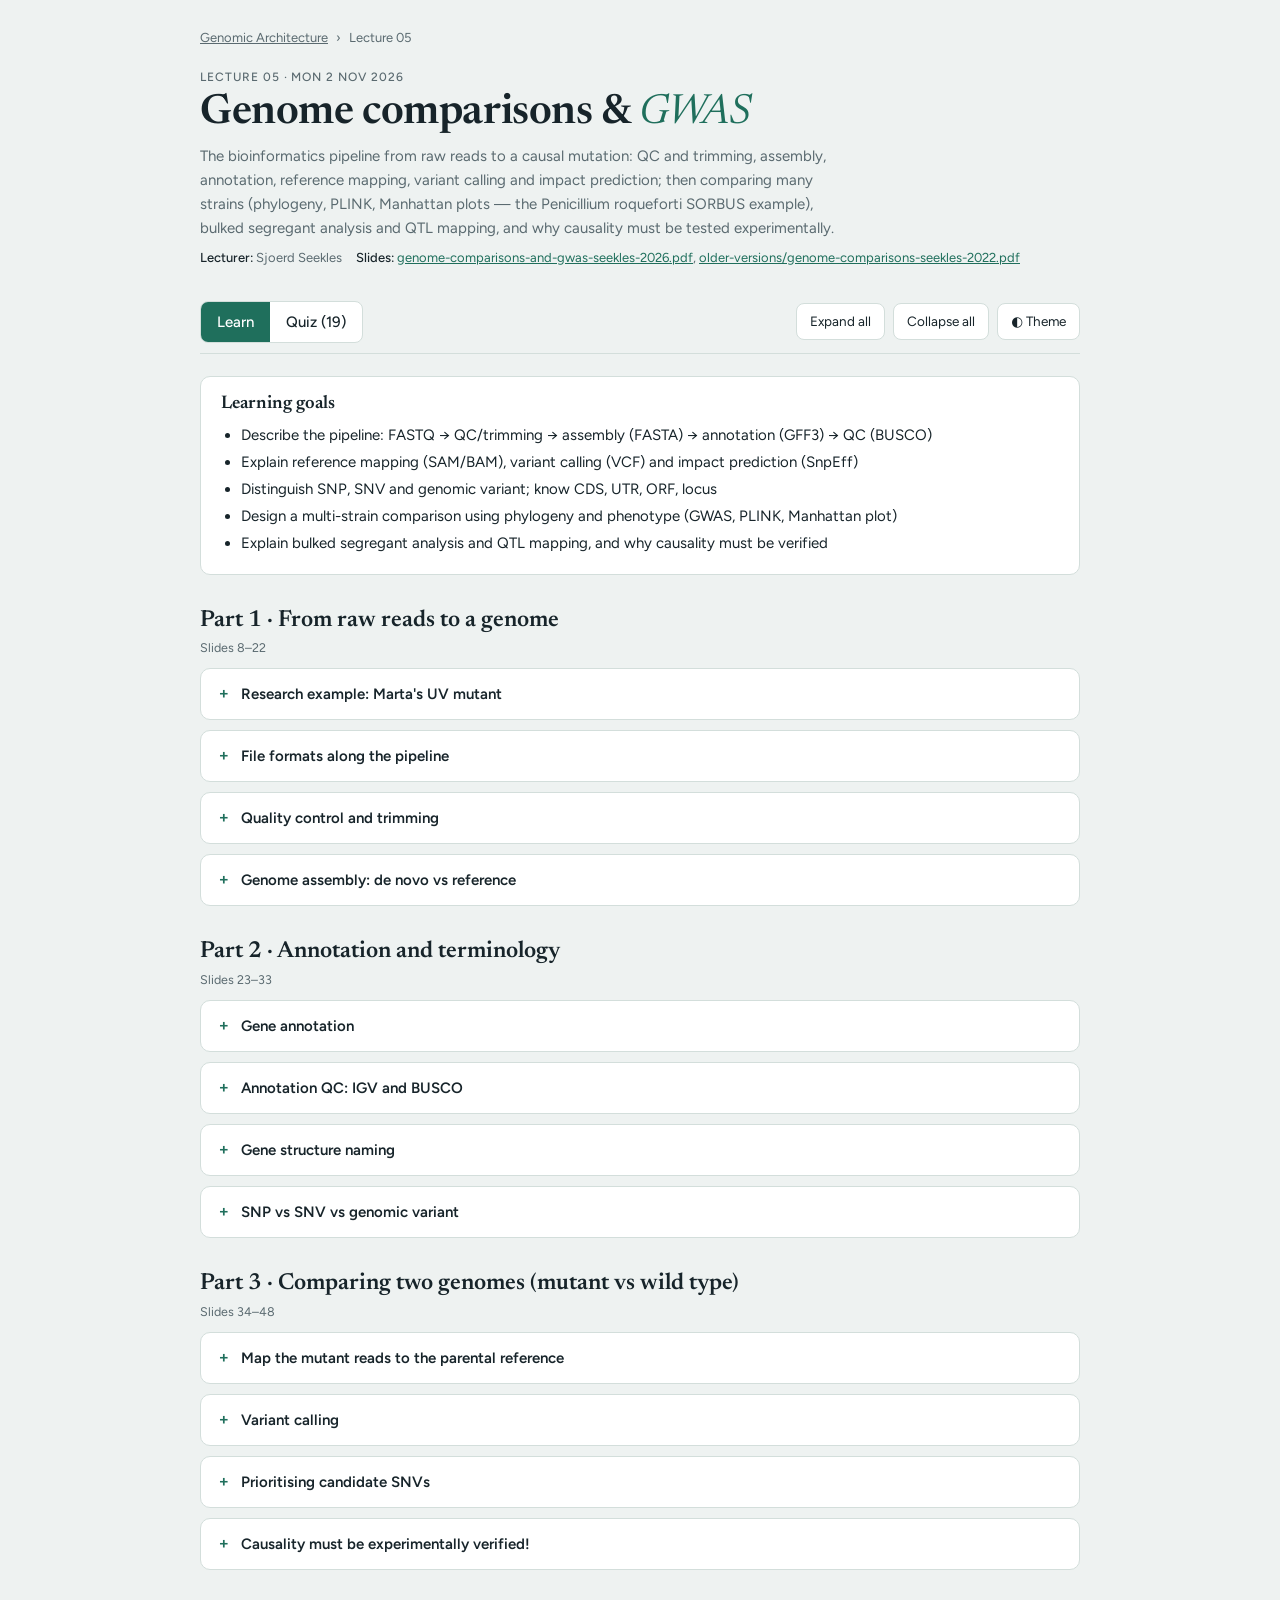
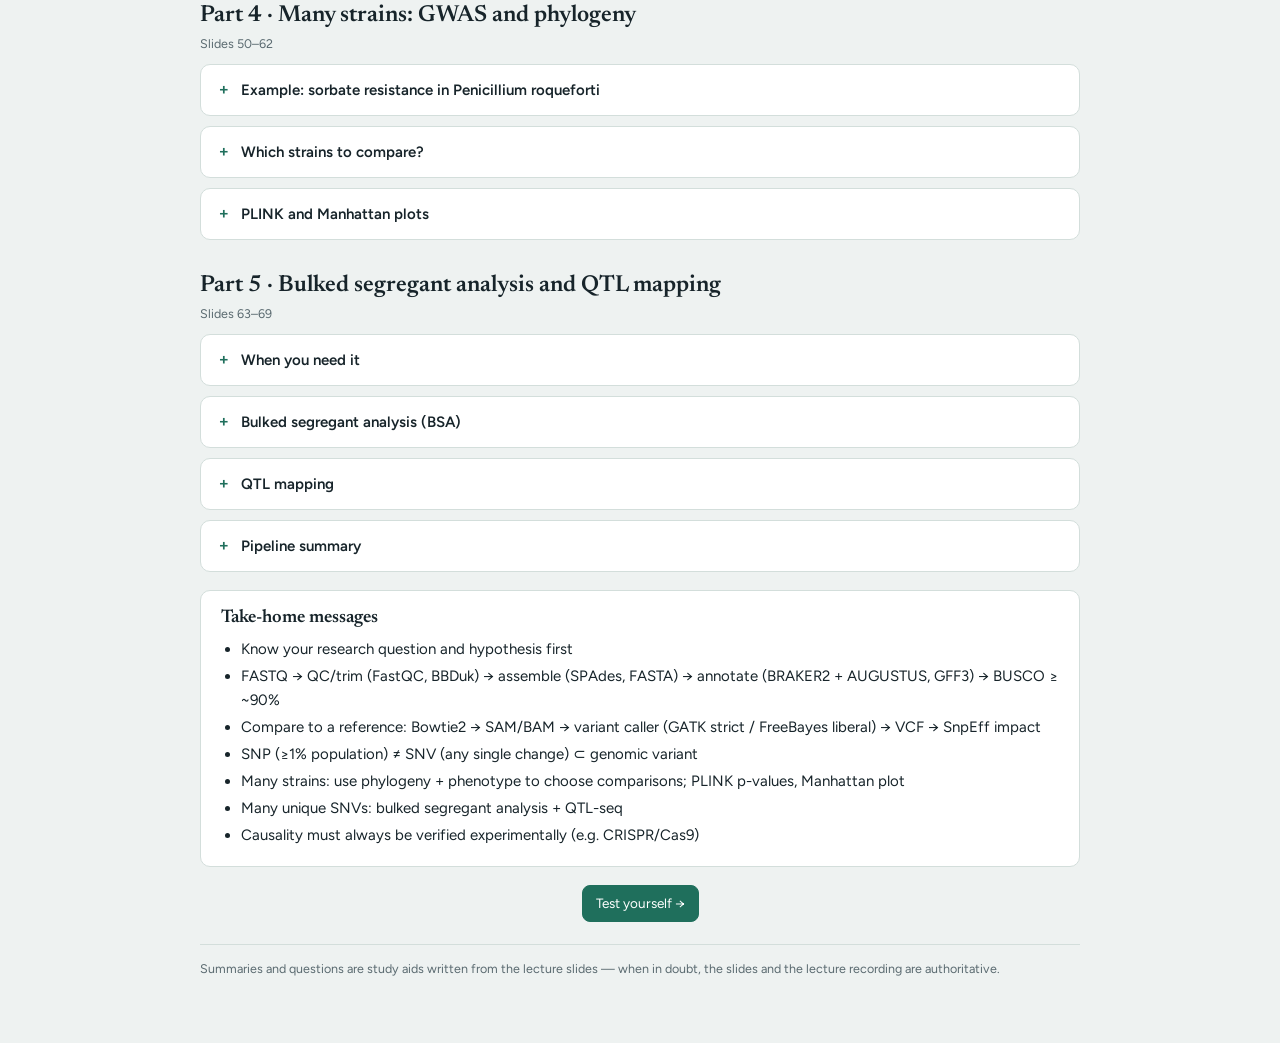
<file: standalone/05-genome-comparisons-and-gwas.html>
<!doctype html>
<html lang="en">
<head>
<meta charset="utf-8">
<meta name="viewport" content="width=device-width, initial-scale=1">
<link rel="preconnect" href="https://fonts.googleapis.com">
<link rel="preconnect" href="https://fonts.gstatic.com" crossorigin>
<link rel="stylesheet" href="https://fonts.googleapis.com/css2?family=Newsreader:ital,opsz,wght@0,6..72,400;0,6..72,600;1,6..72,400&family=Figtree:wght@400;500;600&family=JetBrains+Mono:wght@400;500&display=swap">
<title>L05 Genome Comparisons & GWAS</title>
<style>
/* Shared styles for all Genomic Architecture study pages.
   Layout: one narrow study column; tabs switch between Learn (concept cards) and Quiz. */
:root {
  --bg: #eef2f1;
  --surface: #ffffff;
  --ink: #17242a;
  --muted: #5a6a70;
  --line: #d3dedb;
  --accent: #1f6f5c;
  --accent-soft: #d8ece5;
  --again: #b0521c;
  --again-soft: #f6e4d8;
  --good: #2c7a3b;
  --good-soft: #dcefdf;
  --hl: #fff3c4;
  --display: "Newsreader", Georgia, "Times New Roman", serif;
  --ui: "Figtree", system-ui, -apple-system, "Segoe UI", Roboto, sans-serif;
  --mono: "JetBrains Mono", ui-monospace, Consolas, "Courier New", monospace;
  --radius: 10px;
  color-scheme: light;
}
@media (prefers-color-scheme: dark) {
  :root:not([data-theme="light"]) {
    --bg: #0e1517; --surface: #162024; --ink: #e3eaea; --muted: #91a3a6; --line: #28383b;
    --accent: #62c7a8; --accent-soft: #163a31; --again: #e48d58; --again-soft: #3a2417;
    --good: #6dc47c; --good-soft: #1b3421; --hl: #3d3514;
    color-scheme: dark;
  }
}
:root[data-theme="dark"] {
  --bg: #0e1517; --surface: #162024; --ink: #e3eaea; --muted: #91a3a6; --line: #28383b;
  --accent: #62c7a8; --accent-soft: #163a31; --again: #e48d58; --again-soft: #3a2417;
  --good: #6dc47c; --good-soft: #1b3421; --hl: #3d3514;
  color-scheme: dark;
}
* { box-sizing: border-box; }
html, body { margin: 0; }
body {
  background: var(--bg); color: var(--ink);
  font: 15px/1.6 var(--ui);
  padding: 28px max(16px, env(safe-area-inset-right, 0px)) 64px max(16px, env(safe-area-inset-left, 0px));
}
.wrap { max-width: 880px; margin: 0 auto; display: grid; gap: 22px; }
a { color: var(--accent); }
button { font: inherit; color: inherit; cursor: pointer; }
button:focus-visible, input:focus-visible, summary:focus-visible { outline: 2px solid var(--accent); outline-offset: 2px; }

/* header */
.crumbs { font-size: 13px; color: var(--muted); display: flex; gap: 8px; flex-wrap: wrap; align-items: center; }
.crumbs a { color: var(--muted); }
.top { display: grid; gap: 8px; }
.eyebrow { font: 500 12px/1 var(--ui); letter-spacing: .08em; text-transform: uppercase; color: var(--muted); }
h1 { font: 600 clamp(1.9rem, 5vw, 2.6rem)/1.08 var(--display); margin: 0; text-wrap: balance; letter-spacing: -.01em; }
h1 em { font-weight: 400; color: var(--accent); }
.lede { margin: 0; color: var(--muted); max-width: 66ch; }
.meta { display: flex; flex-wrap: wrap; gap: 6px 14px; font-size: 13px; color: var(--muted); }
.meta b { color: var(--ink); font-weight: 500; }

/* tabs */
.bar { display: flex; flex-wrap: wrap; gap: 12px; justify-content: space-between; align-items: center; position: sticky; top: 0; background: var(--bg); padding: 10px 0; z-index: 5; border-bottom: 1px solid var(--line); }
.tabs { display: inline-flex; border: 1px solid var(--line); border-radius: 8px; overflow: hidden; background: var(--surface); }
.tab { border: 0; background: transparent; padding: 8px 16px; font-weight: 500; }
.tab[aria-selected="true"] { background: var(--accent); color: var(--surface); }
.tools { display: flex; gap: 8px; flex-wrap: wrap; }
.btn { border: 1px solid var(--line); background: var(--surface); border-radius: 8px; padding: 7px 13px; font-size: 13.5px; }
.btn:hover { border-color: var(--accent); }
.btn.primary { background: var(--accent); border-color: var(--accent); color: var(--surface); }

/* objectives / take-homes */
.box { background: var(--surface); border: 1px solid var(--line); border-radius: var(--radius); padding: 16px 20px; }
.box h2 { font: 600 1.15rem/1.2 var(--display); margin: 0 0 8px; }
.box ul { margin: 0; padding-left: 20px; }
.box li { margin: 3px 0; }

/* concept sections */
.section { display: grid; gap: 10px; }
.section > h2 { font: 600 1.45rem/1.2 var(--display); margin: 14px 0 0; }
.section > .src { font-size: 12.5px; color: var(--muted); margin-top: -6px; }
details.card { background: var(--surface); border: 1px solid var(--line); border-radius: var(--radius); }
details.card > summary { list-style: none; padding: 13px 18px; font-weight: 600; display: flex; gap: 10px; align-items: baseline; cursor: pointer; }
details.card > summary::-webkit-details-marker { display: none; }
details.card > summary::before { content: "+"; font: 500 16px/1 var(--mono); color: var(--accent); width: 12px; flex: none; }
details.card[open] > summary::before { content: "−"; }
details.card > .body { padding: 0 20px 16px 40px; }
.body p { margin: 0 0 10px; }
.body ul, .body ol { margin: 0 0 10px; padding-left: 20px; }
.body li { margin: 3px 0; }
.body table { border-collapse: collapse; width: 100%; font-size: 13.5px; margin: 6px 0 12px; display: block; overflow-x: auto; }
.body th, .body td { border: 1px solid var(--line); padding: 6px 9px; text-align: left; vertical-align: top; }
.body th { background: var(--accent-soft); font-weight: 600; }
.key { background: var(--hl); padding: 0 3px; border-radius: 3px; }
.exam { border-left: 3px solid var(--again); background: var(--again-soft); padding: 8px 12px; border-radius: 0 6px 6px 0; font-size: 14px; margin: 8px 0 4px; }
.exam::before { content: "Exam tip — "; font-weight: 600; color: var(--again); }
code, .mono { font-family: var(--mono); font-size: .9em; }
.seq { font-family: var(--mono); background: var(--bg); padding: 8px 10px; border-radius: 6px; overflow-x: auto; white-space: pre; font-size: 13px; }
.flow { display: flex; flex-wrap: wrap; gap: 6px; align-items: center; margin: 6px 0 12px; }
.flow span { background: var(--accent-soft); border-radius: 6px; padding: 4px 9px; font-size: 13px; }
.flow i { color: var(--muted); font-style: normal; }

/* quiz */
.qhead { display: flex; flex-wrap: wrap; gap: 10px; justify-content: space-between; align-items: center; }
.score { font: 500 14px var(--mono); color: var(--muted); }
.q { background: var(--surface); border: 1px solid var(--line); border-radius: var(--radius); padding: 16px 20px; display: grid; gap: 10px; }
.q .qn { font: 500 12px var(--mono); color: var(--muted); display: flex; gap: 10px; flex-wrap: wrap; }
.q .tag { background: var(--accent-soft); color: var(--accent); border-radius: 999px; padding: 1px 8px; }
.q .stem { font-weight: 600; }
.opts { display: grid; gap: 7px; }
.opt { text-align: left; border: 1px solid var(--line); background: var(--bg); border-radius: 8px; padding: 9px 12px; display: flex; gap: 10px; }
.opt .l { font: 500 13px var(--mono); color: var(--muted); }
.opt:hover:not([disabled]) { border-color: var(--accent); }
.opt[disabled] { cursor: default; }
.opt.right { border-color: var(--good); background: var(--good-soft); }
.opt.wrong { border-color: var(--again); background: var(--again-soft); }
.explain { font-size: 14px; border-top: 1px dashed var(--line); padding-top: 10px; }
.explain b { color: var(--accent); }
.open-actions { display: flex; gap: 8px; flex-wrap: wrap; }
.btn.good { border-color: var(--good); color: var(--good); }
.btn.bad { border-color: var(--again); color: var(--again); }
textarea { width: 100%; min-height: 70px; font: inherit; color: inherit; background: var(--bg); border: 1px solid var(--line); border-radius: 8px; padding: 8px 10px; resize: vertical; }
.hidden { display: none !important; }
.filters { display: flex; flex-wrap: wrap; gap: 8px; }
.chip { border: 1px solid var(--line); background: var(--surface); border-radius: 999px; padding: 5px 12px; font-size: 13px; }
.chip[aria-pressed="true"] { border-color: var(--accent); background: var(--accent-soft); }

/* hub */
.grid { display: grid; grid-template-columns: repeat(auto-fill, minmax(250px, 1fr)); gap: 14px; }
.tile { background: var(--surface); border: 1px solid var(--line); border-radius: var(--radius); padding: 16px 18px; display: grid; gap: 6px; text-decoration: none; color: var(--ink); }
.tile:hover { border-color: var(--accent); }
.tile .n { font: 500 12px var(--mono); color: var(--accent); }
.tile h3 { margin: 0; font: 600 1.15rem/1.2 var(--display); }
.tile p { margin: 0; font-size: 13.5px; color: var(--muted); }
.tile.soon { opacity: .6; }
.week { font: 600 1.3rem/1.2 var(--display); margin: 10px 0 0; }
footer { font-size: 12.5px; color: var(--muted); border-top: 1px solid var(--line); padding-top: 14px; }

</style>
</head>
<body>
<!-- Generated by tools/build-standalone.js. Do not edit; edit the source files and rebuild. -->
<main class="wrap" id="app"></main>
<script>window.GA = { links: {
  hub: "index.html",
  drill: "exam-drill.html",
  slide: (lec, file) => "https://github.com/gijstimmer/Genomic-Architecture/blob/main/05-genome-comparisons-and-gwas/slides/" + encodeURIComponent(file),
} };</script>
<script>
/* Shared renderer for the Genomic Architecture study pages.
 *
 * Each lecture folder has a `study-content.js` that calls GA.register({...}).
 * A lecture page (study.html) calls GA.lecturePage(id) to render that lecture.
 * The exam drill (exam-drill/index.html) loads every study-content.js and calls GA.drillPage().
 *
 * Content format (see any study-content.js):
 *   { id, num, title, lecturer, date, slides: [file names], summary,
 *     objectives: [..], takeHome: [..],
 *     sections: [{ title, src, cards: [{ t, html }] }],
 *     questions: [{ type: 'mc', q, options: [..], answer: index, explain, src }
 *                 | { type: 'open', q, answer, src }] }
 * html strings may use <span class="key">, <div class="exam">, <div class="seq">, tables, lists.
 */
(function () {
  const GA = (window.GA = window.GA || {});
  GA.lectures = GA.lectures || [];
  GA.register = (lec) => GA.lectures.push(lec);
  // Link targets. The standalone build (tools/build-standalone.js) overrides these
  // by defining window.GA.links before this script runs.
  const links = Object.assign({
    hub: "../index.html",
    drill: "../exam-drill/index.html",
    slide: (lec, file) => "slides/" + file,
  }, GA.links);

  /* ---------- small helpers ---------- */
  const $ = (sel, root = document) => root.querySelector(sel);
  const el = (tag, attrs = {}, html) => {
    const n = document.createElement(tag);
    for (const [k, v] of Object.entries(attrs)) {
      if (k === "class") n.className = v;
      else if (k.startsWith("on")) n.addEventListener(k.slice(2), v);
      else n.setAttribute(k, v);
    }
    if (html !== undefined) n.innerHTML = html;
    return n;
  };
  const store = {
    get(k, d) { try { const v = localStorage.getItem("ga:" + k); return v ? JSON.parse(v) : d; } catch (e) { return d; } },
    set(k, v) { try { localStorage.setItem("ga:" + k, JSON.stringify(v)); } catch (e) { /* storage unavailable */ } },
  };
  const shuffle = (a) => { a = a.slice(); for (let i = a.length - 1; i > 0; i--) { const j = Math.floor(Math.random() * (i + 1)); [a[i], a[j]] = [a[j], a[i]]; } return a; };
  const qid = (lec, i) => lec.id + ":" + i;

  /* ---------- theme ---------- */
  function applyTheme() { const t = store.get("theme", null); if (t) document.documentElement.setAttribute("data-theme", t); }
  function themeButton() {
    return el("button", { class: "btn", title: "Toggle light/dark", onclick: () => {
      const cur = document.documentElement.getAttribute("data-theme") ||
        (matchMedia("(prefers-color-scheme: dark)").matches ? "dark" : "light");
      const next = cur === "dark" ? "light" : "dark";
      document.documentElement.setAttribute("data-theme", next); store.set("theme", next);
    } }, "◐ Theme");
  }
  applyTheme();

  /* ---------- quiz rendering (shared by lecture page and drill) ---------- */
  function renderQuiz(container, items, opts = {}) {
    // items: [{ lec, i, q }]
    container.innerHTML = "";
    const missed = new Set(store.get("missed", []));
    let answered = 0, correct = 0;
    const scoreEl = el("div", { class: "score" });
    const updateScore = () => { scoreEl.textContent = `${correct} / ${answered} correct · ${items.length} questions`; };
    const head = el("div", { class: "qhead" });
    head.append(scoreEl);
    if (opts.controls) head.append(opts.controls);
    container.append(head);
    updateScore();

    const record = (key, ok) => {
      answered++; if (ok) { correct++; missed.delete(key); } else missed.add(key);
      store.set("missed", [...missed]); updateScore();
    };

    items.forEach(({ lec, i, q }, n) => {
      const key = qid(lec, i);
      const card = el("div", { class: "q" });
      const meta = [`Q${n + 1}`, q.type === "mc" ? "multiple choice" : "open question"];
      card.append(el("div", { class: "qn" },
        meta.map((m) => `<span>${m}</span>`).join("") +
        (opts.showLecture ? `<span class="tag">L${lec.num} · ${lec.short || lec.title}</span>` : "") +
        (q.src ? `<span>${q.src}</span>` : "")));
      card.append(el("div", { class: "stem" }, q.q));

      if (q.type === "mc") {
        const order = shuffle(q.options.map((o, k) => k));
        const box = el("div", { class: "opts" });
        const explain = el("div", { class: "explain hidden" },
          `<b>Answer:</b> ${q.options[q.answer]}${q.explain ? "<br>" + q.explain : ""}`);
        order.forEach((k, pos) => {
          const b = el("button", { class: "opt" }, `<span class="l">${"ABCDEF"[pos]}</span><span>${q.options[k]}</span>`);
          b.addEventListener("click", () => {
            box.querySelectorAll(".opt").forEach((x) => (x.disabled = true));
            b.classList.add(k === q.answer ? "right" : "wrong");
            box.children[order.indexOf(q.answer)].classList.add("right");
            explain.classList.remove("hidden");
            record(key, k === q.answer);
          });
          box.append(b);
        });
        card.append(box, explain);
      } else {
        const ta = el("textarea", { placeholder: "Write your answer first (optional), then reveal the model answer…" });
        const ans = el("div", { class: "explain hidden" }, `<b>Model answer:</b> ${q.answer}`);
        const grade = el("div", { class: "open-actions hidden" });
        const done = (ok) => { grade.innerHTML = `<span class="score">${ok ? "Marked as correct" : "Marked for review"}</span>`; record(key, ok); };
        grade.append(
          el("button", { class: "btn good", onclick: () => done(true) }, "✓ I had it"),
          el("button", { class: "btn bad", onclick: () => done(false) }, "✗ Review again"));
        const reveal = el("button", { class: "btn", onclick: () => { ans.classList.remove("hidden"); grade.classList.remove("hidden"); reveal.remove(); } }, "Reveal answer");
        card.append(ta, el("div", { class: "open-actions" }), ans, grade);
        card.children[3].append(reveal);
      }
      container.append(card);
    });
  }

  /* ---------- lecture page ---------- */
  GA.lecturePage = function (id) {
    const lec = GA.lectures.find((l) => l.id === id);
    const app = $("#app");
    document.title = `L${lec.num} ${lec.short || lec.title}`;

    app.append(el("nav", { class: "crumbs" },
      `<a href="${links.hub}">Genomic Architecture</a><span>›</span><span>Lecture ${lec.num}</span>`));
    app.append(el("header", { class: "top" },
      `<div class="eyebrow">Lecture ${lec.num} · ${lec.date}</div>
       <h1>${lec.titleHtml || lec.title}</h1>
       <p class="lede">${lec.summary}</p>
       <div class="meta"><span><b>Lecturer:</b> ${lec.lecturer}</span>
       <span><b>Slides:</b> ${lec.slides.map((s) => `<a href="${links.slide(lec, s)}">${s}</a>`).join(", ")}</span></div>`));

    const learn = el("div", { class: "section-wrap", style: "display:grid;gap:18px" });
    const quiz = el("div", { style: "display:grid;gap:14px" });
    quiz.classList.add("hidden");

    const tabs = el("div", { class: "tabs", role: "tablist" });
    const setTab = (which) => {
      tabs.querySelectorAll(".tab").forEach((t) => t.setAttribute("aria-selected", t.dataset.t === which));
      learn.classList.toggle("hidden", which !== "learn");
      quiz.classList.toggle("hidden", which !== "quiz");
      store.set("tab:" + id, which);
    };
    [["learn", "Learn"], ["quiz", `Quiz (${lec.questions.length})`]].forEach(([k, label]) =>
      tabs.append(el("button", { class: "tab", role: "tab", "data-t": k, onclick: () => setTab(k) }, label)));
    const tools = el("div", { class: "tools" });
    tools.append(
      el("button", { class: "btn", onclick: () => learn.querySelectorAll("details").forEach((d) => (d.open = true)) }, "Expand all"),
      el("button", { class: "btn", onclick: () => learn.querySelectorAll("details").forEach((d) => (d.open = false)) }, "Collapse all"),
      themeButton());
    const bar = el("div", { class: "bar" }); bar.append(tabs, tools);
    app.append(bar);

    // Learn tab
    if (lec.objectives) learn.append(el("div", { class: "box" }, `<h2>Learning goals</h2><ul>${lec.objectives.map((o) => `<li>${o}</li>`).join("")}</ul>`));
    lec.sections.forEach((s) => {
      const sec = el("section", { class: "section" }, `<h2>${s.title}</h2>${s.src ? `<div class="src">${s.src}</div>` : ""}`);
      s.cards.forEach((c) => {
        const d = el("details", { class: "card" }, `<summary>${c.t}</summary><div class="body">${c.html}</div>`);
        sec.append(d);
      });
      learn.append(sec);
    });
    if (lec.takeHome) learn.append(el("div", { class: "box" }, `<h2>Take-home messages</h2><ul>${lec.takeHome.map((o) => `<li>${o}</li>`).join("")}</ul>`));
    learn.append(el("div", { style: "text-align:center" }, ""));
    learn.lastChild.append(el("button", { class: "btn primary", onclick: () => { setTab("quiz"); scrollTo(0, 0); } }, "Test yourself →"));

    // Quiz tab
    const drawQuiz = (shuffled) => {
      const items = lec.questions.map((q, i) => ({ lec, i, q }));
      const controls = el("div", { class: "tools" });
      controls.append(
        el("button", { class: "btn", onclick: () => drawQuiz(true) }, "Shuffle & restart"),
        el("a", { class: "btn", href: links.drill, style: "text-decoration:none" }, "Course-wide drill →"));
      renderQuiz(quiz, shuffled ? shuffle(items) : items, { controls });
    };
    drawQuiz(false);

    app.append(learn, quiz);
    app.append(el("footer", {}, "Summaries and questions are study aids written from the lecture slides — when in doubt, the slides and the lecture recording are authoritative."));
    setTab(store.get("tab:" + id, "learn"));
  };

  /* ---------- exam drill ---------- */
  GA.drillPage = function () {
    const app = $("#app");
    const lecs = GA.lectures.slice().sort((a, b) => a.num.localeCompare(b.num));
    const all = lecs.flatMap((lec) => lec.questions.map((q, i) => ({ lec, i, q })));
    const sel = new Set(store.get("drill:sel", lecs.map((l) => l.id)));
    let type = "all", size = 20, mode = "random";

    app.append(el("nav", { class: "crumbs" }, `<a href="${links.hub}">Genomic Architecture</a><span>›</span><span>Exam drill</span>`));
    app.append(el("header", { class: "top" },
      `<div class="eyebrow">Course-wide practice</div><h1>Exam <em>drill</em></h1>
       <p class="lede">Mixed questions from every lecture, like the final exam (multiple choice + open questions).
       Pick the lectures, draw a set, and use “Missed only” to repeat what you got wrong — your misses are remembered in this browser.</p>`));

    const panel = el("div", { class: "box", style: "display:grid;gap:12px" });
    const lecChips = el("div", { class: "filters" });
    lecs.forEach((l) => {
      const c = el("button", { class: "chip", "aria-pressed": sel.has(l.id) }, `L${l.num} ${l.short || l.title} <span class="score">${l.questions.length}</span>`);
      c.addEventListener("click", () => { sel.has(l.id) ? sel.delete(l.id) : sel.add(l.id); c.setAttribute("aria-pressed", sel.has(l.id)); store.set("drill:sel", [...sel]); });
      lecChips.append(c);
    });
    const group = (label, values, get, set) => {
      const g = el("div", { class: "filters" }); g.append(el("span", { class: "score", style: "align-self:center" }, label));
      values.forEach(([v, t]) => {
        const c = el("button", { class: "chip", "aria-pressed": get() === v }, t);
        c.addEventListener("click", () => { set(v); g.querySelectorAll(".chip").forEach((x) => x.setAttribute("aria-pressed", x === c)); });
        g.append(c);
      });
      return g;
    };
    panel.append(el("div", { class: "score" }, "Lectures"), lecChips,
      group("Type", [["all", "Both"], ["mc", "Multiple choice"], ["open", "Open"]], () => type, (v) => (type = v)),
      group("Size", [[10, "10"], [20, "20"], [40, "40"], [9999, "All"]], () => size, (v) => (size = v)),
      group("Mode", [["random", "Random"], ["missed", "Missed only"]], () => mode, (v) => (mode = v)));
    const go = el("button", { class: "btn primary" }, "Draw questions");
    const tools = el("div", { class: "tools" }); tools.append(go, themeButton(),
      el("button", { class: "btn", onclick: () => { store.set("missed", []); alert("Missed list cleared."); } }, "Clear missed list"));
    panel.append(tools);
    app.append(panel);

    const out = el("div", { style: "display:grid;gap:14px" });
    app.append(out);
    go.addEventListener("click", () => {
      const missed = new Set(store.get("missed", []));
      let pool = all.filter((x) => sel.has(x.lec.id) && (type === "all" || x.q.type === type));
      if (mode === "missed") pool = pool.filter((x) => missed.has(qid(x.lec, x.i)));
      if (!pool.length) { out.innerHTML = `<div class="box">No questions match — ${mode === "missed" ? "you have no missed questions for this selection 🎉" : "select at least one lecture"}.</div>`; return; }
      renderQuiz(out, shuffle(pool).slice(0, size), { showLecture: true });
      out.scrollIntoView({ behavior: "smooth" });
    });
  };

  /* ---------- hub page ---------- */
  GA.themeButton = themeButton;
})();

</script>
<script>
GA.register({
  id: "05",
  num: "05",
  short: "Genome Comparisons & GWAS",
  title: "Genome comparisons & GWAS",
  titleHtml: "Genome comparisons &amp; <em>GWAS</em>",
  lecturer: "Sjoerd Seekles",
  date: "Mon 2 Nov 2026",
  slides: ["genome-comparisons-and-gwas-seekles-2026.pdf", "older-versions/genome-comparisons-seekles-2022.pdf"],
  summary: "The bioinformatics pipeline from raw reads to a causal mutation: QC and trimming, assembly, annotation, reference mapping, variant calling and impact prediction; then comparing many strains (phylogeny, PLINK, Manhattan plots — the Penicillium roqueforti SORBUS example), bulked segregant analysis and QTL mapping, and why causality must be tested experimentally.",
  objectives: [
    "Describe the pipeline: FASTQ → QC/trimming → assembly (FASTA) → annotation (GFF3) → QC (BUSCO)",
    "Explain reference mapping (SAM/BAM), variant calling (VCF) and impact prediction (SnpEff)",
    "Distinguish SNP, SNV and genomic variant; know CDS, UTR, ORF, locus",
    "Design a multi-strain comparison using phylogeny and phenotype (GWAS, PLINK, Manhattan plot)",
    "Explain bulked segregant analysis and QTL mapping, and why causality must be verified",
  ],
  sections: [
    {
      title: "Part 1 · From raw reads to a genome",
      src: "Slides 8–22",
      cards: [
        { t: "Research example: Marta's UV mutant", html: `<p>Marta UV-mutagenised a lab yeast strain and found an interesting phenotype (e.g. a purple pigment). Question: <b>which genome change causes it?</b> → sequence the mutant. Start every analysis by knowing your organisms and your research question; reference genomes are on NCBI (GenBank). All-in-one tools: Geneious (user-friendly), Galaxy (modular); most tools are Linux-based.</p>` },
        { t: "File formats along the pipeline", html: `
          <table><tr><th>Format</th><th>Contains</th><th>Made by</th></tr>
          <tr><td><b>FASTQ</b></td><td>raw reads + per-base quality scores</td><td>sequencer</td></tr>
          <tr><td><b>FASTA</b></td><td>sequences (assembly: chromosomes/scaffolds/contigs)</td><td>assembler (SPAdes)</td></tr>
          <tr><td><b>GFF3</b></td><td>annotation: gene features and coordinates</td><td>AUGUSTUS / BRAKER2</td></tr>
          <tr><td><b>SAM / BAM</b></td><td>reads aligned to a reference (BAM = binary, sorted)</td><td>Bowtie2 + SAMtools</td></tr>
          <tr><td><b>VCF</b></td><td>variant calls (SNVs, indels)</td><td>FreeBayes / GATK HaplotypeCaller</td></tr></table>
          <div class="flow"><span>FASTQ</span><i>→ QC/trim →</i><span>FASTA</span><i>→ annotate →</i><span>GFF3</span></div>
          <div class="flow"><span>FASTQ</span><i>→ map to reference →</i><span>SAM/BAM</span><i>→ call variants →</i><span>VCF</span><i>→ SnpEff →</i><span>impact</span></div>` },
        { t: "Quality control and trimming", html: `
          <ul>
            <li><b>FastQC</b>: Illumina reads come from light pulses and a PCR-based method → errors; FastQC shows per-base quality (good vs bad runs).</li>
            <li><b>Read trimming</b> = shortening reads: remove low-quality bases/reads and known <span class="key">adapter sequences</span>.</li>
            <li>Why adapters end up in reads: adapters attach fragments to the flow cell and provide the primer site; when the fragment is shorter than the read length, the adapter on the opposite side is sequenced too.</li>
            <li>Tools: <b>BBDuk</b>, Trimmomatic, cutadapt. E.g. <span class="mono">bbduk.sh … ref=adapters.fa ktrim=r</span> (adapters), <span class="mono">maq=20</span> (min. average quality).</li>
          </ul>` },
        { t: "Genome assembly: de novo vs reference", html: `
          <ul>
            <li><b>De novo</b> assembly is like Lego: build the genome from overlapping reads without a template.</li>
            <li><b>Reference mapping</b> uses an existing genome as template — best if a (closely related) reference exists.</li>
            <li>Match the assembler to the read type: short-read, long-read, or <b>hybrid</b> assemblers.</li>
            <li>Key setting: <b>k-mer length</b> (genome-size dependent). Example: <span class="mono">spades.py -k 21,33,55,77 -1 R1.fastq -2 R2.fastq</span>.</li>
            <li>Result: FASTQ → <b>FASTA</b> (chromosomes, scaffolds, contigs).</li>
          </ul>` },
      ],
    },
    {
      title: "Part 2 · Annotation and terminology",
      src: "Slides 23–33",
      cards: [
        { t: "Gene annotation", html: `
          <ul>
            <li>Much harder than assembly, especially for eukaryotes (introns). <b>Transcriptome (RNA-seq) data helps immensely.</b></li>
            <li>Methods: <b>ab initio</b> (gene-model rules) and <b>evidence-based</b> (RNA-seq, proteins) — best is a <span class="key">combination</span>.</li>
            <li><b>BRAKER2 + AUGUSTUS</b>: mask repeats → align RNA-seq → BRAKER builds a training gene set → AUGUSTUS is trained on it and predicts genes using RNA-seq "hints". Settings matter here: use the right <span class="mono">--species</span>. Output: <b>GFF3</b>.</li>
          </ul>` },
        { t: "Annotation QC: IGV and BUSCO", html: `<ul><li>Visual check in <b>IGV</b> (Integrative Genomics Viewer).</li><li><b>BUSCO</b>: checks how many conserved, essential single-copy genes (expected for that lineage) are found in your annotation. Below ~<b>90%</b> → redo the annotation with different settings.</li></ul>` },
        { t: "Gene structure naming", html: `<ul><li><b>CDS</b>: coding sequence; <b>UTR</b>: untranslated region (5′ and 3′); introns; non-coding RNAs (ncRNA).</li><li><b>ORF</b>: everything between start and stop codon.</li><li><b>Locus</b>: any given section of the genome; plural <b>loci</b>.</li></ul>` },
        { t: "SNP vs SNV vs genomic variant", html: `
          <table><tr><th>Term</th><th>Meaning</th></tr>
          <tr><td><b>SNP</b></td><td>single-nucleotide change present in ≥1% of a species' population (natural variation, e.g. blood type)</td></tr>
          <tr><td><b>SNV</b></td><td>any single-nucleotide change, period — Marta's lab-made UV mutations are SNVs, not SNPs</td></tr>
          <tr><td><b>Genomic variant</b></td><td>all changes incl. larger indels and rearrangements (and SNVs) — safest but least precise</td></tr></table>` },
      ],
    },
    {
      title: "Part 3 · Comparing two genomes (mutant vs wild type)",
      src: "Slides 34–48",
      cards: [
        { t: "Map the mutant reads to the parental reference", html: `
          <ul>
            <li>Need: a <b>reference genome</b> (preferably the exact parental strain) + reads of your strain.</li>
            <li><b>Bowtie2</b> maps raw reads → SAM; <b>SAMtools</b> converts/sorts to BAM. Visualise in <b>IGV</b>.</li>
          </ul>` },
        { t: "Variant calling", html: `<p>A variant caller decides which differences are real variants; settings matter. <b>FreeBayes</b> = liberal (more calls), <b>GATK HaplotypeCaller</b> = strict. Output: <b>VCF</b>.</p>` },
        { t: "Prioritising candidate SNVs", html: `
          <ul>
            <li>With 1000 SNVs, make educated guesses: inside genes > outside genes; frameshift / premature stop (deleterious) > silent.</li>
            <li><b>SnpEff</b> classifies variants as high/low impact using the annotation file.</li>
            <li>Larger changes: whole-genome vs whole-genome alignment with <b>MUMmer/NUCmer</b>; <b>synteny plots</b> show conserved gene order and rearrangements.</li>
          </ul>` },
        { t: "Causality must be experimentally verified!", html: `
          <p>Marta found 10 SNVs, 2 in genes; one high-impact (early stop). Likely candidate — but <span class="key">not proven</span>. Verify by:</p>
          <ul><li>restoring the mutation back to wild type in the mutant, and/or</li><li>introducing the mutation into the wild-type parent</li></ul>
          <p>Nowadays usually with <b>CRISPR/Cas9</b> base editing.</p>
          <div class="exam">"Is Marta done?" — No. Correlation ≠ causation; always test with a reconstruction experiment.</div>` },
      ],
    },
    {
      title: "Part 4 · Many strains: GWAS and phylogeny",
      src: "Slides 50–62",
      cards: [
        { t: "Example: sorbate resistance in Penicillium roqueforti", html: `<p>34 isolates of the blue-cheese / dairy-spoilage fungus; 6 show high resistance to the preservative sorbic acid. Which gene(s) cause it? Genomes sequenced (Illumina), assembled (SPAdes), annotated (AUGUSTUS + RNA-seq). (Punt, Seekles et al. 2022, PLoS Genet)</p>` },
        { t: "Which strains to compare?", html: `
          <ol>
            <li>One high vs one low resistance strain — fast, but too many candidate differences.</li>
            <li>High vs low strain that are <b>closely related</b> — few background differences.</li>
            <li>Two high strains that are <b>unrelated</b> — shared variants likely relevant.</li>
          </ol>
          <p>Options 2 and 3 need a <b>phylogeny</b>: 16S/ITS (MEGA) or whole genomes → <b>OrthoFinder</b> (orthologues) → concatenated alignment (<b>MAFFT</b>) → tree with <b>RAxML</b> (1000 bootstraps).</p>
          <p>Multi-strain: use a <b>high-resistance strain as reference</b> (the trait is a gain; you look for something present in resistant strains and absent in others), compare one by one and overlap. All-vs-all is computationally demanding; phenotype and hypothesis should lead.</p>` },
        { t: "PLINK and Manhattan plots", html: `
          <ul>
            <li>Filter SNVs by impact (SnpEff), combine data.</li>
            <li><b>PLINK</b> links SNV presence to phenotype and calculates a <b>p-value per SNV</b>.</li>
            <li><b>Manhattan plot</b>: genomic position (x) vs −log₁₀(p) (y); peaks = associated loci.</li>
            <li>Result: <b>scaffold 43</b> (the SORBUS gene cluster) present in all resistant strains, absent in others. Deletion mutants SC1/SC2 became sorbate-sensitive → causality confirmed.</li>
          </ul>` },
      ],
    },
    {
      title: "Part 5 · Bulked segregant analysis and QTL mapping",
      src: "Slides 63–69",
      cards: [
        { t: "When you need it", html: `<p>If a strain has 1000–10,000+ unique SNVs (heavy mutagenesis or a wild isolate) and no other strain shares the phenotype, simple comparison fails → "clean up" the genome by crossing.</p>` },
        { t: "Bulked segregant analysis (BSA)", html: `
          <ol>
            <li>Mate the strain with the phenotype to a strain without it.</li>
            <li>Phenotype the offspring (<b>segregants</b>); pool positives (pool 1) and negatives (pool 2), ~50 per pool.</li>
            <li>Sequence each pooled DNA mixture.</li>
            <li>Unlinked SNVs: ~<b>50%</b> of reads in both pools. Causal SNV: ~<b>100%</b> in the positive pool, ~<b>0%</b> in the negative pool (linked neighbours show elevated frequencies too).</li>
          </ol>` },
        { t: "QTL mapping", html: `<p><b>Quantitative trait locus</b> mapping: locate the locus that causes the trait. With reads from both parents and both bulks, <b>QTL-seq</b> computes SNP-index differences along the genome → peak (e.g. Chr I ~4.8 Mb) narrows 10,000+ SNVs to a small region. Then: <b>test causality</b>.</p>` },
        { t: "Pipeline summary", html: `<div class="flow"><span>Research question</span><i>→</i><span>raw reads (QC, trim)</span><i>→</i><span>SPAdes + AUGUSTUS</span><i>→</i><span>Bowtie2 to reference</span><i>→</i><span>GATK → VCF</span><i>→</i><span>SnpEff / PLINK</span><i>→</i><span>BSA + QTL-seq</span><i>→</i><span>IGV / Manhattan plot</span><i>→</i><span>CRISPR validation</span></div>` },
      ],
    },
  ],
  takeHome: [
    "Know your research question and hypothesis first",
    "FASTQ → QC/trim (FastQC, BBDuk) → assemble (SPAdes, FASTA) → annotate (BRAKER2 + AUGUSTUS, GFF3) → BUSCO ≥ ~90%",
    "Compare to a reference: Bowtie2 → SAM/BAM → variant caller (GATK strict / FreeBayes liberal) → VCF → SnpEff impact",
    "SNP (≥1% population) ≠ SNV (any single change) ⊂ genomic variant",
    "Many strains: use phylogeny + phenotype to choose comparisons; PLINK p-values, Manhattan plot",
    "Many unique SNVs: bulked segregant analysis + QTL-seq",
    "Causality must always be verified experimentally (e.g. CRISPR/Cas9)",
  ],
  questions: [
    { type: "mc", q: "Which file format contains raw reads together with per-base quality scores?", options: ["FASTQ", "FASTA", "VCF", "GFF3"], answer: 0, src: "Slide 12" },
    { type: "mc", q: "Why must adapter sequences be trimmed from Illumina reads?", options: ["When a fragment is shorter than the read length, the adapter on the other side is read into the sequence", "Adapters are always low quality", "Adapters contain the sample barcode which must be hidden", "Assemblers cannot read the letter N"], answer: 0, src: "Slide 15" },
    { type: "mc", q: "Marta's lab-made UV mutant carries single-base changes. Officially these are…", options: ["SNVs", "SNPs", "QTLs", "structural variants"], answer: 0, explain: "SNPs must be present in ≥1% of a population.", src: "Slide 32" },
    { type: "mc", q: "Which tool combination is recommended for eukaryotic gene annotation?", options: ["BRAKER2 + AUGUSTUS with RNA-seq hints", "Bowtie2 + SAMtools", "FastQC + BBDuk", "PLINK + SnpEff"], answer: 0, src: "Slides 23–24" },
    { type: "mc", q: "A BUSCO score of 72% for your annotation suggests…", options: ["the annotation is incomplete; redo it with different settings", "the genome is contaminated", "the assembly has a high N50", "the organism has lost essential genes"], answer: 0, src: "Slide 25" },
    { type: "mc", q: "To find mutations in a mutant compared with its parent, you map the mutant's raw reads to the parental genome with…", options: ["Bowtie2", "SPAdes", "AUGUSTUS", "RAxML"], answer: 0, src: "Slides 35–36" },
    { type: "mc", q: "Which variant caller is described as 'strict'?", options: ["GATK HaplotypeCaller", "FreeBayes", "SnpEff", "MUMmer"], answer: 0, src: "Slide 38" },
    { type: "mc", q: "SnpEff is used to…", options: ["predict the impact of variants based on the annotation", "call variants from BAM files", "assemble genomes", "build phylogenetic trees"], answer: 0, src: "Slide 40" },
    { type: "mc", q: "Which tool aligns whole genomes to each other to detect large changes?", options: ["MUMmer / NUCmer", "Bowtie2", "FastQC", "Trimmomatic"], answer: 0, src: "Slide 41" },
    { type: "mc", q: "Marta finds a high-impact SNV causing an early stop codon. What must she do next?", options: ["Verify causality, e.g. by restoring/introducing the mutation with CRISPR/Cas9", "Publish: a stop codon is proof", "Re-run the variant caller with liberal settings", "Sequence with long reads"], answer: 0, src: "Slide 48" },
    { type: "mc", q: "In a Manhattan plot, the y-axis shows…", options: ["−log10(p-value) of association", "read coverage", "genome size", "allele frequency in the reference"], answer: 0, src: "Slide 59" },
    { type: "mc", q: "In the P. roqueforti study, why use a high-resistance strain as the reference?", options: ["Resistance is due to something present in resistant strains, so you look for elements unique to them", "High-resistance strains have better assemblies", "Low-resistance strains cannot be sequenced", "It reduces the number of SNPs to zero"], answer: 0, src: "Slides 57–58" },
    { type: "mc", q: "Which pipeline builds a whole-genome phylogeny as in the lecture?", options: ["OrthoFinder → MAFFT alignment → RAxML with bootstraps", "Bowtie2 → GATK → SnpEff", "SPAdes → AUGUSTUS → BUSCO", "FastQC → BBDuk → PLINK"], answer: 0, src: "Slide 56" },
    { type: "mc", q: "In bulked segregant analysis, a causal SNV is expected at…", options: ["~100% in the positive pool and ~0% in the negative pool", "~50% in both pools", "~0% in both pools", "~100% in both pools"], answer: 0, src: "Slide 66" },
    { type: "mc", q: "Bulked segregant analysis is most useful when…", options: ["one strain has thousands of unique SNVs and no other strain shares the phenotype", "you have 34 strains with the same phenotype", "you only need a genome assembly", "the organism cannot be crossed"], answer: 0, src: "Slide 64" },
    { type: "open", q: "Describe the bioinformatics pipeline from Illumina raw reads to a list of candidate causal mutations in a mutant strain, naming tools and file formats.", answer: "FASTQ → quality control (FastQC) → trimming of adapters/low-quality bases (BBDuk/Trimmomatic/cutadapt) → map reads to the parental reference genome (Bowtie2) → SAM → BAM, sort (SAMtools) → visualise (IGV) → call variants (GATK HaplotypeCaller strict / FreeBayes liberal) → VCF → annotate impact with SnpEff using the GFF3 annotation → prioritise high-impact variants inside genes (frameshift, stop) → verify causality experimentally (CRISPR/Cas9 reversion or introduction).", src: "Slides 12–48" },
    { type: "open", q: "Explain the difference between SNP, SNV and genomic variant.", answer: "SNP: single-nucleotide change present in at least ~1% of a species' population (natural, common variation). SNV: any single-nucleotide change regardless of frequency (e.g. lab-induced). Genomic variant: any change in the genome including SNVs, indels, larger deletions/insertions and rearrangements — broadest, least precise term.", src: "Slide 32" },
    { type: "open", q: "Explain how bulked segregant analysis and QTL mapping identify a causal locus.", answer: "Cross the strain with the trait to one without; phenotype many segregants; pool positive and negative segregants separately (~50 each); sequence the pools. Unlinked variants segregate randomly (~50% allele frequency in both pools); the causal variant (and tightly linked neighbours) is ~100% in the positive and ~0% in the negative pool. QTL-seq plots the difference in SNP index along the genome; the peak region marks the QTL, reducing thousands of SNVs to a small region whose candidates are then tested experimentally.", src: "Slides 65–68" },
    { type: "open", q: "You have 34 fungal isolates, 6 of them resistant to a preservative. Design a genome-comparison strategy to find the responsible gene(s).", answer: "Sequence, assemble and annotate all genomes; build a phylogeny (OrthoFinder → MAFFT → RAxML) to see relatedness; compare closely related resistant vs sensitive strains and/or unrelated resistant strains; use a resistant strain as reference and map/align the others (Bowtie2 + variant calling, NUCmer for large insertions/deletions); filter by impact (SnpEff); associate presence/absence with phenotype (PLINK, p-values, Manhattan plot) → candidate region (e.g. scaffold 43 / SORBUS cluster present only in resistant strains); confirm by deletion mutants losing resistance.", src: "Slides 50–62" },
  ],
});

</script>
<script>GA.lecturePage("05");</script>
</body>
</html>
</file>
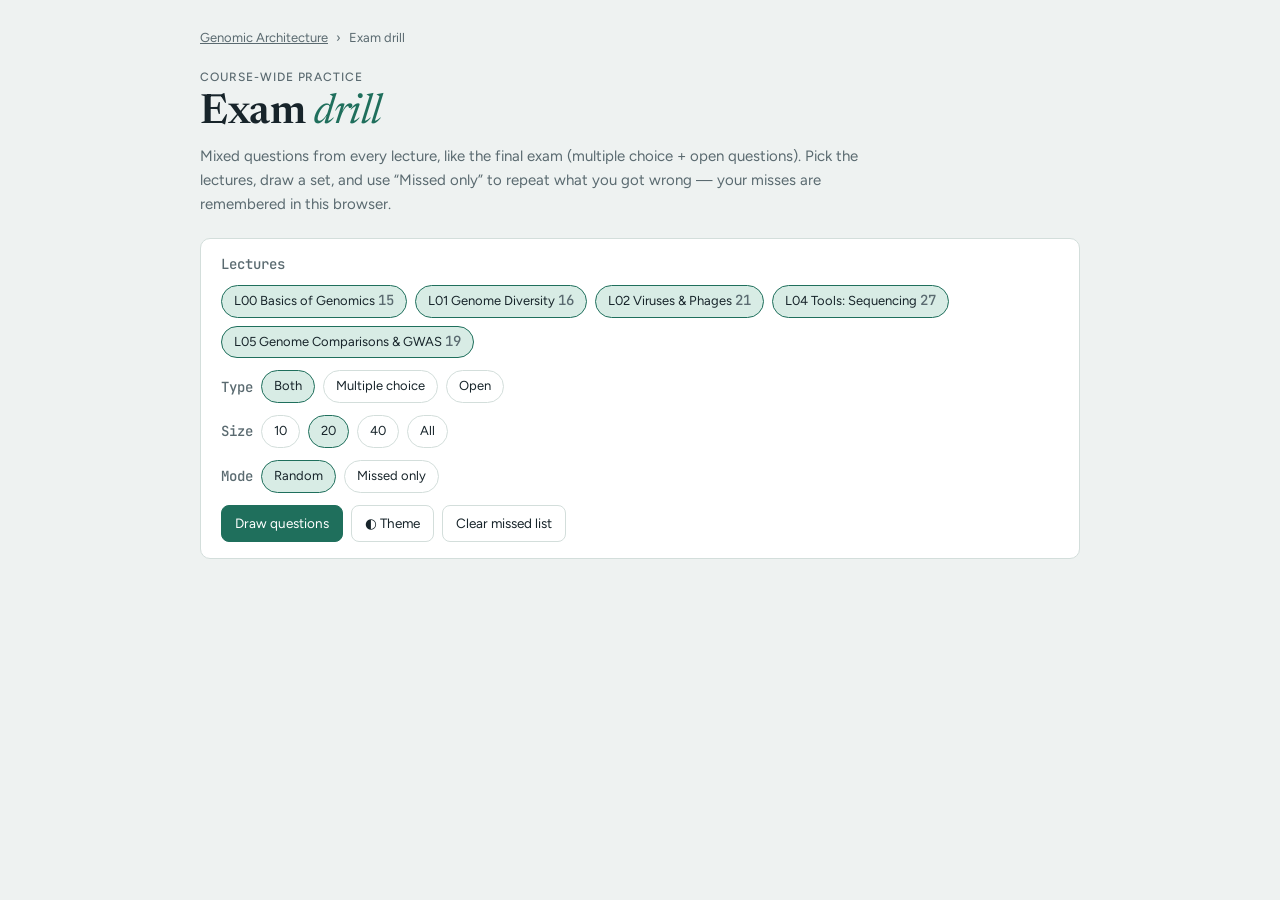
<file: standalone/exam-drill.html>
<!doctype html>
<html lang="en">
<head>
<meta charset="utf-8">
<meta name="viewport" content="width=device-width, initial-scale=1">
<link rel="preconnect" href="https://fonts.googleapis.com">
<link rel="preconnect" href="https://fonts.gstatic.com" crossorigin>
<link rel="stylesheet" href="https://fonts.googleapis.com/css2?family=Newsreader:ital,opsz,wght@0,6..72,400;0,6..72,600;1,6..72,400&family=Figtree:wght@400;500;600&family=JetBrains+Mono:wght@400;500&display=swap">
<title>Exam Drill</title>
<style>
/* Shared styles for all Genomic Architecture study pages.
   Layout: one narrow study column; tabs switch between Learn (concept cards) and Quiz. */
:root {
  --bg: #eef2f1;
  --surface: #ffffff;
  --ink: #17242a;
  --muted: #5a6a70;
  --line: #d3dedb;
  --accent: #1f6f5c;
  --accent-soft: #d8ece5;
  --again: #b0521c;
  --again-soft: #f6e4d8;
  --good: #2c7a3b;
  --good-soft: #dcefdf;
  --hl: #fff3c4;
  --display: "Newsreader", Georgia, "Times New Roman", serif;
  --ui: "Figtree", system-ui, -apple-system, "Segoe UI", Roboto, sans-serif;
  --mono: "JetBrains Mono", ui-monospace, Consolas, "Courier New", monospace;
  --radius: 10px;
  color-scheme: light;
}
@media (prefers-color-scheme: dark) {
  :root:not([data-theme="light"]) {
    --bg: #0e1517; --surface: #162024; --ink: #e3eaea; --muted: #91a3a6; --line: #28383b;
    --accent: #62c7a8; --accent-soft: #163a31; --again: #e48d58; --again-soft: #3a2417;
    --good: #6dc47c; --good-soft: #1b3421; --hl: #3d3514;
    color-scheme: dark;
  }
}
:root[data-theme="dark"] {
  --bg: #0e1517; --surface: #162024; --ink: #e3eaea; --muted: #91a3a6; --line: #28383b;
  --accent: #62c7a8; --accent-soft: #163a31; --again: #e48d58; --again-soft: #3a2417;
  --good: #6dc47c; --good-soft: #1b3421; --hl: #3d3514;
  color-scheme: dark;
}
* { box-sizing: border-box; }
html, body { margin: 0; }
body {
  background: var(--bg); color: var(--ink);
  font: 15px/1.6 var(--ui);
  padding: 28px max(16px, env(safe-area-inset-right, 0px)) 64px max(16px, env(safe-area-inset-left, 0px));
}
.wrap { max-width: 880px; margin: 0 auto; display: grid; gap: 22px; }
a { color: var(--accent); }
button { font: inherit; color: inherit; cursor: pointer; }
button:focus-visible, input:focus-visible, summary:focus-visible { outline: 2px solid var(--accent); outline-offset: 2px; }

/* header */
.crumbs { font-size: 13px; color: var(--muted); display: flex; gap: 8px; flex-wrap: wrap; align-items: center; }
.crumbs a { color: var(--muted); }
.top { display: grid; gap: 8px; }
.eyebrow { font: 500 12px/1 var(--ui); letter-spacing: .08em; text-transform: uppercase; color: var(--muted); }
h1 { font: 600 clamp(1.9rem, 5vw, 2.6rem)/1.08 var(--display); margin: 0; text-wrap: balance; letter-spacing: -.01em; }
h1 em { font-weight: 400; color: var(--accent); }
.lede { margin: 0; color: var(--muted); max-width: 66ch; }
.meta { display: flex; flex-wrap: wrap; gap: 6px 14px; font-size: 13px; color: var(--muted); }
.meta b { color: var(--ink); font-weight: 500; }

/* tabs */
.bar { display: flex; flex-wrap: wrap; gap: 12px; justify-content: space-between; align-items: center; position: sticky; top: 0; background: var(--bg); padding: 10px 0; z-index: 5; border-bottom: 1px solid var(--line); }
.tabs { display: inline-flex; border: 1px solid var(--line); border-radius: 8px; overflow: hidden; background: var(--surface); }
.tab { border: 0; background: transparent; padding: 8px 16px; font-weight: 500; }
.tab[aria-selected="true"] { background: var(--accent); color: var(--surface); }
.tools { display: flex; gap: 8px; flex-wrap: wrap; }
.btn { border: 1px solid var(--line); background: var(--surface); border-radius: 8px; padding: 7px 13px; font-size: 13.5px; }
.btn:hover { border-color: var(--accent); }
.btn.primary { background: var(--accent); border-color: var(--accent); color: var(--surface); }

/* objectives / take-homes */
.box { background: var(--surface); border: 1px solid var(--line); border-radius: var(--radius); padding: 16px 20px; }
.box h2 { font: 600 1.15rem/1.2 var(--display); margin: 0 0 8px; }
.box ul { margin: 0; padding-left: 20px; }
.box li { margin: 3px 0; }

/* concept sections */
.section { display: grid; gap: 10px; }
.section > h2 { font: 600 1.45rem/1.2 var(--display); margin: 14px 0 0; }
.section > .src { font-size: 12.5px; color: var(--muted); margin-top: -6px; }
details.card { background: var(--surface); border: 1px solid var(--line); border-radius: var(--radius); }
details.card > summary { list-style: none; padding: 13px 18px; font-weight: 600; display: flex; gap: 10px; align-items: baseline; cursor: pointer; }
details.card > summary::-webkit-details-marker { display: none; }
details.card > summary::before { content: "+"; font: 500 16px/1 var(--mono); color: var(--accent); width: 12px; flex: none; }
details.card[open] > summary::before { content: "−"; }
details.card > .body { padding: 0 20px 16px 40px; }
.body p { margin: 0 0 10px; }
.body ul, .body ol { margin: 0 0 10px; padding-left: 20px; }
.body li { margin: 3px 0; }
.body table { border-collapse: collapse; width: 100%; font-size: 13.5px; margin: 6px 0 12px; display: block; overflow-x: auto; }
.body th, .body td { border: 1px solid var(--line); padding: 6px 9px; text-align: left; vertical-align: top; }
.body th { background: var(--accent-soft); font-weight: 600; }
.key { background: var(--hl); padding: 0 3px; border-radius: 3px; }
.exam { border-left: 3px solid var(--again); background: var(--again-soft); padding: 8px 12px; border-radius: 0 6px 6px 0; font-size: 14px; margin: 8px 0 4px; }
.exam::before { content: "Exam tip — "; font-weight: 600; color: var(--again); }
code, .mono { font-family: var(--mono); font-size: .9em; }
.seq { font-family: var(--mono); background: var(--bg); padding: 8px 10px; border-radius: 6px; overflow-x: auto; white-space: pre; font-size: 13px; }
.flow { display: flex; flex-wrap: wrap; gap: 6px; align-items: center; margin: 6px 0 12px; }
.flow span { background: var(--accent-soft); border-radius: 6px; padding: 4px 9px; font-size: 13px; }
.flow i { color: var(--muted); font-style: normal; }

/* quiz */
.qhead { display: flex; flex-wrap: wrap; gap: 10px; justify-content: space-between; align-items: center; }
.score { font: 500 14px var(--mono); color: var(--muted); }
.q { background: var(--surface); border: 1px solid var(--line); border-radius: var(--radius); padding: 16px 20px; display: grid; gap: 10px; }
.q .qn { font: 500 12px var(--mono); color: var(--muted); display: flex; gap: 10px; flex-wrap: wrap; }
.q .tag { background: var(--accent-soft); color: var(--accent); border-radius: 999px; padding: 1px 8px; }
.q .stem { font-weight: 600; }
.opts { display: grid; gap: 7px; }
.opt { text-align: left; border: 1px solid var(--line); background: var(--bg); border-radius: 8px; padding: 9px 12px; display: flex; gap: 10px; }
.opt .l { font: 500 13px var(--mono); color: var(--muted); }
.opt:hover:not([disabled]) { border-color: var(--accent); }
.opt[disabled] { cursor: default; }
.opt.right { border-color: var(--good); background: var(--good-soft); }
.opt.wrong { border-color: var(--again); background: var(--again-soft); }
.explain { font-size: 14px; border-top: 1px dashed var(--line); padding-top: 10px; }
.explain b { color: var(--accent); }
.open-actions { display: flex; gap: 8px; flex-wrap: wrap; }
.btn.good { border-color: var(--good); color: var(--good); }
.btn.bad { border-color: var(--again); color: var(--again); }
textarea { width: 100%; min-height: 70px; font: inherit; color: inherit; background: var(--bg); border: 1px solid var(--line); border-radius: 8px; padding: 8px 10px; resize: vertical; }
.hidden { display: none !important; }
.filters { display: flex; flex-wrap: wrap; gap: 8px; }
.chip { border: 1px solid var(--line); background: var(--surface); border-radius: 999px; padding: 5px 12px; font-size: 13px; }
.chip[aria-pressed="true"] { border-color: var(--accent); background: var(--accent-soft); }

/* hub */
.grid { display: grid; grid-template-columns: repeat(auto-fill, minmax(250px, 1fr)); gap: 14px; }
.tile { background: var(--surface); border: 1px solid var(--line); border-radius: var(--radius); padding: 16px 18px; display: grid; gap: 6px; text-decoration: none; color: var(--ink); }
.tile:hover { border-color: var(--accent); }
.tile .n { font: 500 12px var(--mono); color: var(--accent); }
.tile h3 { margin: 0; font: 600 1.15rem/1.2 var(--display); }
.tile p { margin: 0; font-size: 13.5px; color: var(--muted); }
.tile.soon { opacity: .6; }
.week { font: 600 1.3rem/1.2 var(--display); margin: 10px 0 0; }
footer { font-size: 12.5px; color: var(--muted); border-top: 1px solid var(--line); padding-top: 14px; }

</style>
</head>
<body>
<!-- Generated by tools/build-standalone.js. Do not edit; edit the source files and rebuild. -->
<main class="wrap" id="app"></main>
<script>window.GA = { links: {
  hub: "index.html",
  drill: "exam-drill.html",
  slide: (lec, file) => "https://github.com/gijstimmer/Genomic-Architecture/blob/main//slides/" + encodeURIComponent(file),
} };</script>
<script>
/* Shared renderer for the Genomic Architecture study pages.
 *
 * Each lecture folder has a `study-content.js` that calls GA.register({...}).
 * A lecture page (study.html) calls GA.lecturePage(id) to render that lecture.
 * The exam drill (exam-drill/index.html) loads every study-content.js and calls GA.drillPage().
 *
 * Content format (see any study-content.js):
 *   { id, num, title, lecturer, date, slides: [file names], summary,
 *     objectives: [..], takeHome: [..],
 *     sections: [{ title, src, cards: [{ t, html }] }],
 *     questions: [{ type: 'mc', q, options: [..], answer: index, explain, src }
 *                 | { type: 'open', q, answer, src }] }
 * html strings may use <span class="key">, <div class="exam">, <div class="seq">, tables, lists.
 */
(function () {
  const GA = (window.GA = window.GA || {});
  GA.lectures = GA.lectures || [];
  GA.register = (lec) => GA.lectures.push(lec);
  // Link targets. The standalone build (tools/build-standalone.js) overrides these
  // by defining window.GA.links before this script runs.
  const links = Object.assign({
    hub: "../index.html",
    drill: "../exam-drill/index.html",
    slide: (lec, file) => "slides/" + file,
  }, GA.links);

  /* ---------- small helpers ---------- */
  const $ = (sel, root = document) => root.querySelector(sel);
  const el = (tag, attrs = {}, html) => {
    const n = document.createElement(tag);
    for (const [k, v] of Object.entries(attrs)) {
      if (k === "class") n.className = v;
      else if (k.startsWith("on")) n.addEventListener(k.slice(2), v);
      else n.setAttribute(k, v);
    }
    if (html !== undefined) n.innerHTML = html;
    return n;
  };
  const store = {
    get(k, d) { try { const v = localStorage.getItem("ga:" + k); return v ? JSON.parse(v) : d; } catch (e) { return d; } },
    set(k, v) { try { localStorage.setItem("ga:" + k, JSON.stringify(v)); } catch (e) { /* storage unavailable */ } },
  };
  const shuffle = (a) => { a = a.slice(); for (let i = a.length - 1; i > 0; i--) { const j = Math.floor(Math.random() * (i + 1)); [a[i], a[j]] = [a[j], a[i]]; } return a; };
  const qid = (lec, i) => lec.id + ":" + i;

  /* ---------- theme ---------- */
  function applyTheme() { const t = store.get("theme", null); if (t) document.documentElement.setAttribute("data-theme", t); }
  function themeButton() {
    return el("button", { class: "btn", title: "Toggle light/dark", onclick: () => {
      const cur = document.documentElement.getAttribute("data-theme") ||
        (matchMedia("(prefers-color-scheme: dark)").matches ? "dark" : "light");
      const next = cur === "dark" ? "light" : "dark";
      document.documentElement.setAttribute("data-theme", next); store.set("theme", next);
    } }, "◐ Theme");
  }
  applyTheme();

  /* ---------- quiz rendering (shared by lecture page and drill) ---------- */
  function renderQuiz(container, items, opts = {}) {
    // items: [{ lec, i, q }]
    container.innerHTML = "";
    const missed = new Set(store.get("missed", []));
    let answered = 0, correct = 0;
    const scoreEl = el("div", { class: "score" });
    const updateScore = () => { scoreEl.textContent = `${correct} / ${answered} correct · ${items.length} questions`; };
    const head = el("div", { class: "qhead" });
    head.append(scoreEl);
    if (opts.controls) head.append(opts.controls);
    container.append(head);
    updateScore();

    const record = (key, ok) => {
      answered++; if (ok) { correct++; missed.delete(key); } else missed.add(key);
      store.set("missed", [...missed]); updateScore();
    };

    items.forEach(({ lec, i, q }, n) => {
      const key = qid(lec, i);
      const card = el("div", { class: "q" });
      const meta = [`Q${n + 1}`, q.type === "mc" ? "multiple choice" : "open question"];
      card.append(el("div", { class: "qn" },
        meta.map((m) => `<span>${m}</span>`).join("") +
        (opts.showLecture ? `<span class="tag">L${lec.num} · ${lec.short || lec.title}</span>` : "") +
        (q.src ? `<span>${q.src}</span>` : "")));
      card.append(el("div", { class: "stem" }, q.q));

      if (q.type === "mc") {
        const order = shuffle(q.options.map((o, k) => k));
        const box = el("div", { class: "opts" });
        const explain = el("div", { class: "explain hidden" },
          `<b>Answer:</b> ${q.options[q.answer]}${q.explain ? "<br>" + q.explain : ""}`);
        order.forEach((k, pos) => {
          const b = el("button", { class: "opt" }, `<span class="l">${"ABCDEF"[pos]}</span><span>${q.options[k]}</span>`);
          b.addEventListener("click", () => {
            box.querySelectorAll(".opt").forEach((x) => (x.disabled = true));
            b.classList.add(k === q.answer ? "right" : "wrong");
            box.children[order.indexOf(q.answer)].classList.add("right");
            explain.classList.remove("hidden");
            record(key, k === q.answer);
          });
          box.append(b);
        });
        card.append(box, explain);
      } else {
        const ta = el("textarea", { placeholder: "Write your answer first (optional), then reveal the model answer…" });
        const ans = el("div", { class: "explain hidden" }, `<b>Model answer:</b> ${q.answer}`);
        const grade = el("div", { class: "open-actions hidden" });
        const done = (ok) => { grade.innerHTML = `<span class="score">${ok ? "Marked as correct" : "Marked for review"}</span>`; record(key, ok); };
        grade.append(
          el("button", { class: "btn good", onclick: () => done(true) }, "✓ I had it"),
          el("button", { class: "btn bad", onclick: () => done(false) }, "✗ Review again"));
        const reveal = el("button", { class: "btn", onclick: () => { ans.classList.remove("hidden"); grade.classList.remove("hidden"); reveal.remove(); } }, "Reveal answer");
        card.append(ta, el("div", { class: "open-actions" }), ans, grade);
        card.children[3].append(reveal);
      }
      container.append(card);
    });
  }

  /* ---------- lecture page ---------- */
  GA.lecturePage = function (id) {
    const lec = GA.lectures.find((l) => l.id === id);
    const app = $("#app");
    document.title = `L${lec.num} ${lec.short || lec.title}`;

    app.append(el("nav", { class: "crumbs" },
      `<a href="${links.hub}">Genomic Architecture</a><span>›</span><span>Lecture ${lec.num}</span>`));
    app.append(el("header", { class: "top" },
      `<div class="eyebrow">Lecture ${lec.num} · ${lec.date}</div>
       <h1>${lec.titleHtml || lec.title}</h1>
       <p class="lede">${lec.summary}</p>
       <div class="meta"><span><b>Lecturer:</b> ${lec.lecturer}</span>
       <span><b>Slides:</b> ${lec.slides.map((s) => `<a href="${links.slide(lec, s)}">${s}</a>`).join(", ")}</span></div>`));

    const learn = el("div", { class: "section-wrap", style: "display:grid;gap:18px" });
    const quiz = el("div", { style: "display:grid;gap:14px" });
    quiz.classList.add("hidden");

    const tabs = el("div", { class: "tabs", role: "tablist" });
    const setTab = (which) => {
      tabs.querySelectorAll(".tab").forEach((t) => t.setAttribute("aria-selected", t.dataset.t === which));
      learn.classList.toggle("hidden", which !== "learn");
      quiz.classList.toggle("hidden", which !== "quiz");
      store.set("tab:" + id, which);
    };
    [["learn", "Learn"], ["quiz", `Quiz (${lec.questions.length})`]].forEach(([k, label]) =>
      tabs.append(el("button", { class: "tab", role: "tab", "data-t": k, onclick: () => setTab(k) }, label)));
    const tools = el("div", { class: "tools" });
    tools.append(
      el("button", { class: "btn", onclick: () => learn.querySelectorAll("details").forEach((d) => (d.open = true)) }, "Expand all"),
      el("button", { class: "btn", onclick: () => learn.querySelectorAll("details").forEach((d) => (d.open = false)) }, "Collapse all"),
      themeButton());
    const bar = el("div", { class: "bar" }); bar.append(tabs, tools);
    app.append(bar);

    // Learn tab
    if (lec.objectives) learn.append(el("div", { class: "box" }, `<h2>Learning goals</h2><ul>${lec.objectives.map((o) => `<li>${o}</li>`).join("")}</ul>`));
    lec.sections.forEach((s) => {
      const sec = el("section", { class: "section" }, `<h2>${s.title}</h2>${s.src ? `<div class="src">${s.src}</div>` : ""}`);
      s.cards.forEach((c) => {
        const d = el("details", { class: "card" }, `<summary>${c.t}</summary><div class="body">${c.html}</div>`);
        sec.append(d);
      });
      learn.append(sec);
    });
    if (lec.takeHome) learn.append(el("div", { class: "box" }, `<h2>Take-home messages</h2><ul>${lec.takeHome.map((o) => `<li>${o}</li>`).join("")}</ul>`));
    learn.append(el("div", { style: "text-align:center" }, ""));
    learn.lastChild.append(el("button", { class: "btn primary", onclick: () => { setTab("quiz"); scrollTo(0, 0); } }, "Test yourself →"));

    // Quiz tab
    const drawQuiz = (shuffled) => {
      const items = lec.questions.map((q, i) => ({ lec, i, q }));
      const controls = el("div", { class: "tools" });
      controls.append(
        el("button", { class: "btn", onclick: () => drawQuiz(true) }, "Shuffle & restart"),
        el("a", { class: "btn", href: links.drill, style: "text-decoration:none" }, "Course-wide drill →"));
      renderQuiz(quiz, shuffled ? shuffle(items) : items, { controls });
    };
    drawQuiz(false);

    app.append(learn, quiz);
    app.append(el("footer", {}, "Summaries and questions are study aids written from the lecture slides — when in doubt, the slides and the lecture recording are authoritative."));
    setTab(store.get("tab:" + id, "learn"));
  };

  /* ---------- exam drill ---------- */
  GA.drillPage = function () {
    const app = $("#app");
    const lecs = GA.lectures.slice().sort((a, b) => a.num.localeCompare(b.num));
    const all = lecs.flatMap((lec) => lec.questions.map((q, i) => ({ lec, i, q })));
    const sel = new Set(store.get("drill:sel", lecs.map((l) => l.id)));
    let type = "all", size = 20, mode = "random";

    app.append(el("nav", { class: "crumbs" }, `<a href="${links.hub}">Genomic Architecture</a><span>›</span><span>Exam drill</span>`));
    app.append(el("header", { class: "top" },
      `<div class="eyebrow">Course-wide practice</div><h1>Exam <em>drill</em></h1>
       <p class="lede">Mixed questions from every lecture, like the final exam (multiple choice + open questions).
       Pick the lectures, draw a set, and use “Missed only” to repeat what you got wrong — your misses are remembered in this browser.</p>`));

    const panel = el("div", { class: "box", style: "display:grid;gap:12px" });
    const lecChips = el("div", { class: "filters" });
    lecs.forEach((l) => {
      const c = el("button", { class: "chip", "aria-pressed": sel.has(l.id) }, `L${l.num} ${l.short || l.title} <span class="score">${l.questions.length}</span>`);
      c.addEventListener("click", () => { sel.has(l.id) ? sel.delete(l.id) : sel.add(l.id); c.setAttribute("aria-pressed", sel.has(l.id)); store.set("drill:sel", [...sel]); });
      lecChips.append(c);
    });
    const group = (label, values, get, set) => {
      const g = el("div", { class: "filters" }); g.append(el("span", { class: "score", style: "align-self:center" }, label));
      values.forEach(([v, t]) => {
        const c = el("button", { class: "chip", "aria-pressed": get() === v }, t);
        c.addEventListener("click", () => { set(v); g.querySelectorAll(".chip").forEach((x) => x.setAttribute("aria-pressed", x === c)); });
        g.append(c);
      });
      return g;
    };
    panel.append(el("div", { class: "score" }, "Lectures"), lecChips,
      group("Type", [["all", "Both"], ["mc", "Multiple choice"], ["open", "Open"]], () => type, (v) => (type = v)),
      group("Size", [[10, "10"], [20, "20"], [40, "40"], [9999, "All"]], () => size, (v) => (size = v)),
      group("Mode", [["random", "Random"], ["missed", "Missed only"]], () => mode, (v) => (mode = v)));
    const go = el("button", { class: "btn primary" }, "Draw questions");
    const tools = el("div", { class: "tools" }); tools.append(go, themeButton(),
      el("button", { class: "btn", onclick: () => { store.set("missed", []); alert("Missed list cleared."); } }, "Clear missed list"));
    panel.append(tools);
    app.append(panel);

    const out = el("div", { style: "display:grid;gap:14px" });
    app.append(out);
    go.addEventListener("click", () => {
      const missed = new Set(store.get("missed", []));
      let pool = all.filter((x) => sel.has(x.lec.id) && (type === "all" || x.q.type === type));
      if (mode === "missed") pool = pool.filter((x) => missed.has(qid(x.lec, x.i)));
      if (!pool.length) { out.innerHTML = `<div class="box">No questions match — ${mode === "missed" ? "you have no missed questions for this selection 🎉" : "select at least one lecture"}.</div>`; return; }
      renderQuiz(out, shuffle(pool).slice(0, size), { showLecture: true });
      out.scrollIntoView({ behavior: "smooth" });
    });
  };

  /* ---------- hub page ---------- */
  GA.themeButton = themeButton;
})();

</script>
<script>
GA.register({
  id: "00",
  num: "00",
  short: "Basics of Genomics",
  title: "Basics of Genomics",
  titleHtml: "Basics of <em>Genomics</em>",
  lecturer: "Jo-Anne Verschoor",
  date: "Self-study prep (before 27 Oct)",
  slides: ["basics-of-genomics.pptx"],
  summary: "Self-study recap you are expected to know at the start: DNA structure, replication, the central dogma, prokaryotic vs eukaryotic gene expression, regulation and DNA packaging.",
  objectives: [
    "Describe DNA and explain its chemical structure",
    "Understand and explain DNA replication",
    "Explain the central dogma (DNA → RNA → protein)",
    "Explain the difference between prokaryotes and eukaryotes through the central dogma",
    "Name the different regulation mechanisms",
  ],
  sections: [
    {
      title: "1 · DNA: the building blocks",
      src: "Slides 4–11",
      cards: [
        { t: "Nucleotide = sugar + base + phosphate", html: `
          <ul>
            <li><b>Sugar:</b> <span class="key">deoxyribose</span> in DNA (no 2′-OH), <b>ribose</b> in RNA.</li>
            <li><b>Bases:</b> <span class="key">purines</span> (two rings) = A, G · <span class="key">pyrimidines</span> (one ring) = C, T (DNA) / U (RNA).</li>
            <li>Sugar + base = <i>nucleoside</i>; add a phosphate group → <i>nucleotide</i>.</li>
          </ul>
          <div class="exam">Mnemonic: "PURe As Gold" → purines are A and G; "CUT the PY" → C, U, T are pyrimidines.</div>` },
        { t: "Base pairing and the double helix", html: `
          <ul>
            <li>A pairs with T (2 H-bonds), G pairs with C (3 H-bonds) → GC-rich DNA is more stable.</li>
            <li>Always a <b>purine + pyrimidine</b>: purine+purine is too wide, pyrimidine+pyrimidine too narrow — only purine+pyrimidine gives the constant helix width seen in X-ray data.</li>
            <li>Strands are <b>antiparallel</b> (5′→3′ paired with 3′→5′).</li>
          </ul>` },
        { t: "History: DNA vs protein as the genetic material", html: `
          <p>For a long time it was not known that DNA carried the genetic units; there was an "arms race" between proponents of protein and of DNA as hereditary material, settled by the experiments leading up to the double-helix model (Watson & Crick, 1953, using Franklin's X-ray data).</p>` },
      ],
    },
    {
      title: "2 · Genomes and DNA replication",
      src: "Slides 14–18",
      cards: [
        { t: "Definitions: DNA, genome, genomics", html: `
          <ul>
            <li><b>DNA</b>: biological macromolecule of two long polymer strands carrying the genetic instructions for development, function, growth and reproduction.</li>
            <li><b>Genome</b>: the <span class="key">complete genetic make-up</span> of an organism or cell.</li>
            <li><b>Genomics</b>: biology of the structure, function, evolution and mapping of genomes ("what <i>may</i> happen").</li>
          </ul>
          <p>Compare: transcriptome = "what <i>can</i> happen", proteome = "what <i>should</i> happen".</p>` },
        { t: "Other facts about genomes", html: `
          <ul>
            <li>Only small parts of the genome code for proteins; the rest includes regulatory regions, targets, <b>pseudogenes</b>, <b>repeats</b> and expression machinery (rRNA, tRNA genes).</li>
            <li>Within a species, <span class="key">SNPs</span> (single-nucleotide polymorphisms) distinguish individuals — and can have large effects.</li>
          </ul>` },
        { t: "Replication fork — the enzymes", html: `
          <table><tr><th>Enzyme</th><th>Job</th></tr>
          <tr><td>Topoisomerase</td><td>relaxes supercoiled DNA ahead of the fork</td></tr>
          <tr><td>Helicase</td><td>unwinds the double helix</td></tr>
          <tr><td>Single-strand binding proteins</td><td>keep the separated strands apart</td></tr>
          <tr><td>Primase</td><td>makes a short RNA primer</td></tr>
          <tr><td>DNA polymerase III</td><td>main replicative polymerase (bacteria)</td></tr>
          <tr><td>DNA polymerase I</td><td>removes primers and fills the gaps</td></tr>
          <tr><td>Ligase</td><td>seals the nicks (joins Okazaki fragments)</td></tr></table>
          <p>Synthesis is <span class="key">always 5′→3′</span>, so one strand is made continuously (<b>leading</b>) and the other in Okazaki fragments (<b>lagging</b>).</p>
          <div class="exam">Replication is the basis of PCR (DNA amplification): primers + polymerase + dNTPs, repeated cycles.</div>` },
      ],
    },
    {
      title: "3 · Central dogma: transcription",
      src: "Slides 19–34",
      cards: [
        { t: "Central dogma (Crick, 1958)", html: `<div class="flow"><span>DNA</span><i>→ transcription →</i><span>RNA</span><i>→ translation →</i><span>protein</span></div><p>DNA also replicates itself; some viruses use RNA as their genetic material (and reverse transcription exists).</p>` },
        { t: "Prokaryotic genes", html: `
          <ul>
            <li>Gene layout: <b>promoter</b> → <b>ribosome binding site</b> (Shine–Dalgarno) → start codon … stop codon → <b>terminator</b>.</li>
            <li>RNA polymerase + <span class="key">sigma factor</span> recognises the promoter.</li>
            <li>Genes are often clustered in <span class="key">operons</span> → <b>polycistronic mRNA</b> (one mRNA, several proteins).</li>
            <li>Small promoters, regulatory elements upstream of the operon.</li>
            <li>No nucleus → transcription and translation are coupled.</li>
          </ul>` },
        { t: "Eukaryotic genes", html: `
          <ul>
            <li><b>Single genes</b>, <b>monocistronic</b> mRNA.</li>
            <li>Large promoter regions (up to 1000s of bp); regulatory elements upstream, downstream and in introns/exons.</li>
            <li>Initiation needs a <span class="key">transcription initiation complex</span>: activators bound to distal <b>enhancers</b>, a DNA-bending protein brings them to the promoter (<b>TATA box</b>), mediator proteins + general transcription factors recruit <b>RNA polymerase II</b>.</li>
          </ul>` },
        { t: "RNA processing: cap, splicing, poly-A", html: `
          <ul>
            <li>Primary transcript = <b>pre-mRNA</b> (exons + introns).</li>
            <li><b>5′ cap</b> (modified G) added; <b>poly-A tail</b> added after cleavage downstream of the poly-A signal (AAUAAA).</li>
            <li><b>Splicing</b>: introns removed, exons joined. Exon → expressed; intron → removed.</li>
            <li>Mature mRNA: 5′ cap – 5′ UTR – coding segment (start→stop) – 3′ UTR – poly-A tail.</li>
            <li><span class="key">Alternative splicing</span> and alternative poly-adenylation → several proteins from one gene. DNA mutations can cause aberrant splicing.</li>
          </ul>` },
      ],
    },
    {
      title: "4 · Translation and mutations",
      src: "Slides 35–41",
      cards: [
        { t: "RNA, transcriptome and translation", html: `
          <ul>
            <li><b>Transcriptome</b>: all RNA transcripts (coding and non-coding) in a cell / collection of cells.</li>
            <li>Ribosome reads mRNA codons (triplets); tRNAs carry amino acids and pair via their <b>anticodon</b>.</li>
            <li>Genetic code: 64 codons, 61 sense + 3 stops (UAA, UAG, UGA); AUG = Met = start. The code is <b>redundant</b> (degenerate).</li>
            <li>Prokaryotes: translation in the cytoplasm, co-transcriptional. Eukaryotes: mRNA exported from nucleus, translated by cytosolic or ER-bound ribosomes.</li>
          </ul>` },
        { t: "Types of small-scale mutations", html: `
          <table><tr><th>Type</th><th>Effect</th></tr>
          <tr><td><b>Silent</b></td><td>substitution, same amino acid (redundant code)</td></tr>
          <tr><td><b>Missense</b></td><td>substitution → different amino acid</td></tr>
          <tr><td><b>Nonsense</b></td><td>substitution → premature stop codon</td></tr>
          <tr><td><b>Frameshift</b></td><td>insertion/deletion of 1 or 2 nt → reading frame shifts, usually garbage + early stop</td></tr>
          <tr><td>3-nt deletion</td><td>removes one amino acid, frame maintained</td></tr></table>` },
        { t: "Proteins and the proteome", html: `<p>Proteins are the "work horses": structure (muscle, hair), enzymes, antibodies. The <b>proteome</b> is the entire complement of proteins that is or can be expressed by a cell, tissue or organism.</p>` },
      ],
    },
    {
      title: "5 · Regulation and DNA packaging",
      src: "Slides 42–46",
      cards: [
        { t: "Regulation at every level of the central dogma", html: `
          <table><tr><th>Level</th><th>Mechanisms</th></tr>
          <tr><td>DNA / transcription</td><td>gene copy number, promoter activity, repression/induction by transcription factors, DNA methylation</td></tr>
          <tr><td>RNA / translation</td><td>mRNA lifetime, codon usage, tRNA levels, ribosome binding, alternative splicing, RNA interference</td></tr>
          <tr><td>Protein</td><td>protein turnover, chemical modification (phosphorylation), inhibition (blocking/degradation), allosteric change</td></tr></table>` },
        { t: "Chromosomes, histones, nucleosomes", html: `
          <ul>
            <li>~2 m of DNA per human cell is packed with <b>histones</b> into <b>nucleosomes</b> (DNA wrapped around a histone octamer) → chromatin → chromosomes.</li>
            <li>Histone modifications open or close chromatin and so regulate access.</li>
          </ul>` },
        { t: "Epigenetics", html: `<p><b>Epigenetics</b>: changes that regulate genome activity <span class="key">without changing the DNA sequence</span> — molecules attached to DNA/histones (e.g. methylation, acetylation) and compaction of the DNA. (The slides call these "non-hereditary"; note that some epigenetic marks <i>can</i> be passed on through cell divisions.)</p>` },
      ],
    },
  ],
  takeHome: [
    "DNA = deoxyribose + phosphate + bases; A–T and G–C pairing, purine with pyrimidine, antiparallel strands",
    "Replication is semi-conservative, 5′→3′, leading/lagging strand, with helicase, primase, Pol III, Pol I, ligase, topoisomerase",
    "Prokaryotes: operons, polycistronic mRNA, sigma factor, coupled transcription–translation",
    "Eukaryotes: monocistronic, large promoters/enhancers, RNA Pol II + initiation complex, cap/splicing/poly-A, alternative splicing",
    "Regulation can occur at DNA, RNA and protein levels; epigenetics changes activity, not sequence",
  ],
  questions: [
    { type: "mc", q: "Which bases are purines?", options: ["Adenine and guanine", "Cytosine and thymine", "Adenine and thymine", "Cytosine and uracil"], answer: 0, explain: "Purines have a double ring: A and G. Pyrimidines (single ring): C, T, U.", src: "Slide 7" },
    { type: "mc", q: "Why does a base pair always consist of one purine and one pyrimidine?", options: ["Only that combination gives the constant helix width observed by X-ray diffraction", "Purines cannot form hydrogen bonds with each other", "Pyrimidines are only found in RNA", "It is required for the 5′→3′ direction of synthesis"], answer: 0, explain: "Purine+purine is too wide and pyrimidine+pyrimidine too narrow.", src: "Slide 10" },
    { type: "mc", q: "Which enzyme removes RNA primers and fills the resulting gaps in bacterial DNA replication?", options: ["DNA polymerase I", "DNA polymerase III", "Primase", "Helicase"], answer: 0, explain: "Pol III does the bulk of replication; Pol I replaces primers; ligase seals.", src: "Slide 17" },
    { type: "mc", q: "Why is the lagging strand synthesised discontinuously?", options: ["DNA polymerase can only add nucleotides in the 5′→3′ direction", "Helicase only unwinds one strand", "The lagging strand has no origin of replication", "Primase only works on the leading strand"], answer: 0, explain: "Antiparallel strands + 5′→3′-only synthesis → Okazaki fragments on one strand.", src: "Slide 17" },
    { type: "mc", q: "A polycistronic mRNA is typical for…", options: ["a bacterial operon", "a eukaryotic gene with many introns", "mitochondrial tRNA genes only", "alternatively spliced eukaryotic transcripts"], answer: 0, explain: "Operons are transcribed as one mRNA that encodes several proteins.", src: "Slide 22" },
    { type: "mc", q: "Which factor directs bacterial RNA polymerase to the promoter?", options: ["Sigma factor", "TATA-binding mediator", "Poly-A polymerase", "Spliceosome"], answer: 0, src: "Slide 21" },
    { type: "mc", q: "Which feature is NOT part of a mature eukaryotic mRNA?", options: ["Introns", "5′ cap", "Poly-A tail", "5′ and 3′ UTRs"], answer: 0, explain: "Introns are spliced out of the pre-mRNA.", src: "Slide 30" },
    { type: "mc", q: "A single nucleotide substitution changes a codon into UAG. This is a…", options: ["nonsense mutation", "missense mutation", "silent mutation", "frameshift mutation"], answer: 0, explain: "UAG is a stop codon → premature termination.", src: "Slide 38" },
    { type: "mc", q: "Deleting exactly three nucleotides inside a coding sequence will most likely…", options: ["remove one amino acid while keeping the reading frame", "cause a frameshift", "always create a stop codon", "have no effect because the code is redundant"], answer: 0, src: "Slide 38" },
    { type: "mc", q: "Which of these is a regulatory mechanism at the RNA level?", options: ["RNA interference", "Phosphorylation", "Gene copy number", "Allosteric change"], answer: 0, explain: "Phosphorylation and allostery act on proteins; copy number on DNA.", src: "Slide 43" },
    { type: "mc", q: "Epigenetic regulation is best described as…", options: ["changes in genome activity without changes in DNA sequence", "point mutations in promoters", "horizontal transfer of regulatory genes", "alternative splicing caused by mutations"], answer: 0, src: "Slide 46" },
    { type: "mc", q: "What is a nucleosome?", options: ["DNA wrapped around a histone protein core", "A ribosome bound to mRNA", "The nucleolus inside the nucleus", "A cluster of tRNA genes"], answer: 0, src: "Slide 44" },
    { type: "open", q: "Give three differences between prokaryotic and eukaryotic gene expression.", answer: "(1) Prokaryotes: operons with polycistronic mRNA; eukaryotes: single genes, monocistronic mRNA. (2) Prokaryotes: small promoters, RNA pol + sigma factor; eukaryotes: large promoters/enhancers, RNA Pol II with general TFs, mediator, initiation complex. (3) Eukaryotes process pre-mRNA (5′ cap, splicing of introns, poly-A tail; alternative splicing); prokaryotes have no introns/processing in general. (4) Prokaryotes couple transcription and translation (no nucleus); in eukaryotes they are separated in nucleus and cytoplasm.", src: "Slides 21–34" },
    { type: "open", q: "Name the enzymes at the replication fork and their roles, in order of action.", answer: "Topoisomerase (relieves supercoiling) → helicase (unwinds) → single-strand binding proteins (stabilise ssDNA) → primase (RNA primer) → DNA Pol III (elongates 5′→3′; leading continuous, lagging as Okazaki fragments) → DNA Pol I (replaces primers) → ligase (joins fragments).", src: "Slide 17" },
    { type: "open", q: "Explain how alternative splicing increases the coding capacity of a genome.", answer: "One pre-mRNA can be spliced in different ways (exon skipping, alternative 5′/3′ splice sites, retained introns, alternative poly-A sites), producing several mRNA isoforms and thus several protein variants from a single gene — so the number of proteins can greatly exceed the number of genes.", src: "Slides 31–33" },
  ],
});

</script>
<script>
GA.register({
  id: "01",
  num: "01",
  short: "Genome Diversity",
  title: "Genome Diversity, basis of life!",
  titleHtml: "Genome Diversity, <em>basis of life</em>",
  lecturer: "Han de Winde",
  date: "Tue 27 Oct 2026",
  slides: ["genome-diversity-basis-of-life-de-winde.pptx"],
  summary: "What 'genomic architecture' means, how many species and genomes there are, how prokaryotic and eukaryotic genomes differ in size and content, the endosymbiotic (hybrid) origin of eukaryotic genomes, and the mechanisms that drive genome evolution.",
  objectives: [
    "Give both definitions of genomic architecture (Koonin; Zalenski)",
    "Know the order of magnitude of species numbers, gene numbers and genome sizes",
    "Explain core vs accessory genes and the pangenome",
    "Explain why eukaryotes have hybrid genomes (endosymbiosis)",
    "Name the mechanisms of genome evolution and define ortholog / paralog / homolog",
  ],
  sections: [
    {
      title: "1 · What is genomic architecture?",
      src: "Slides 2–3, 62–63",
      cards: [
        { t: "Two definitions — know both", html: `
          <p><b>Koonin (2009):</b> genomic architecture is <span class="key">the totality of non-random arrangements of functional elements</span> (genes, regulatory regions, etc.) in the genome.</p>
          <p><b>Zalenski (1998):</b> genomic architecture is</p>
          <ul><li>the <b>spatial arrangement of chromosomes</b> within the nuclear volume, and</li>
          <li>the <b>relative linear organisation of DNA sequences</b> of different types (unique, repetitive, …).</li></ul>
          <div class="exam">The lecture opens and closes with these definitions — a likely open-question starter ("Define genomic architecture and give an example").</div>` },
        { t: "Recap of the basics (central dogma)", html: `<p>Slides 4–13 recap DNA/RNA bases, replication, the genetic code, translation, mutation types, eukaryotic gene structure and nucleosomes. See <a href="00-prep-basics-of-genomics.html">Lecture 00 — Basics of Genomics</a>.</p>` },
      ],
    },
    {
      title: "2 · How much diversity is there?",
      src: "Slides 14–27",
      cards: [
        { t: "Number of species (Mora et al. 2011, PLoS Biol)", html: `
          <ul>
            <li>~<b>8.7 million</b> eukaryotic species, of which ~2.2 million marine.</li>
            <li>Only ~<b>1.7 million</b> described.</li>
            <li>~<b>86%</b> of land species and <b>91%</b> of ocean species are still undescribed.</li>
            <li>Including prokaryotes: <b>hundreds of millions to trillions</b> of species.</li>
          </ul>` },
        { t: "Tree of life: three domains", html: `<p>Bacteria, Archaea and Eukarya. Prokaryotes (Bacteria + Archaea) have the <b>largest biochemical and structural diversity</b>.</p>` },
        { t: "Gene numbers in prokaryotes", html: `
          <ul>
            <li>Bacteria/archaea: <span class="key">~500 – 6000 genes</span>.</li>
            <li>Largest known bacterial genome: myxobacterium <i>Sorangium cellulosum</i> — circular chromosome of 13.0 Mbp, 9367 predicted protein-coding genes.</li>
          </ul>` },
        { t: "Shared gene families, core vs accessory genes, pangenome", html: `
          <ul>
            <li>&gt;200 gene families are common to all branches of the tree of life.</li>
            <li><b>Core genes</b>: present in all members of a species; essential cellular functions.</li>
            <li><b>Accessory genes</b>: present in some members; adaptive/beneficial traits, shaping diversity and evolutionary potential.</li>
            <li>Core + accessory = the <span class="key">pangenome</span>. Specialisation → speciation.</li>
          </ul>` },
      ],
    },
    {
      title: "3 · Prokaryotic and eukaryotic cells",
      src: "Slides 28–37",
      cards: [
        { t: "Bacterial cell", html: `<p>Nucleoid (no nucleus) with a usually circular chromosome, ribosomes, plasma membrane, cell wall, capsule, fimbriae, flagella. Model organism: <i>E. coli</i>.</p>` },
        { t: "Eukaryotic cell", html: `<p>Nucleus with chromatin and nucleolus, ER, Golgi, mitochondria, (chloroplasts in plants), lysosomes, peroxisomes, cytoskeleton.</p>` },
        { t: "Endosymbiosis → eukaryotes have hybrid genomes", html: `
          <ul>
            <li>Mitochondria (from an α-proteobacterium) and chloroplasts (from a cyanobacterium) derive from engulfed bacteria.</li>
            <li>Eukaryotic genetic information has a dual origin: an ancestral (anaerobic) host cell <b>+</b> bacteria → <span class="key">hybrid genome</span>.</li>
            <li>Organelle genomes are <b>degenerate, reduced</b> versions of bacterial genomes; many genes moved to the nuclear genome.</li>
            <li>Human mtDNA: <b>16,569 bp</b>, encoding <b>13 proteins, 2 rRNAs, 22 tRNAs</b>. Yeast mtDNA: ~78,000 bp.</li>
          </ul>` },
      ],
    },
    {
      title: "4 · Genome size diversity",
      src: "Slides 38–45",
      cards: [
        { t: "Genome sizes span orders of magnitude", html: `
          <p>Compared with a typical bacterium the human genome has:</p>
          <ul>
            <li>~<b>1000×</b> as many base pairs,</li>
            <li>~<b>20×</b> as many genes,</li>
            <li>~<b>10,000×</b> as much non-coding DNA.</li>
            <li>~<b>98%</b> of the human genome is non-coding vs ~<b>11%</b> in <i>E. coli</i>.</li>
          </ul>
          <div class="exam">Genome size does not scale with organism complexity (the "C-value paradox"): extra size is mostly non-coding and repetitive DNA.</div>` },
        { t: "Eukaryotic model organisms", html: `<table><tr><th>Organism</th><th>Group</th></tr>
          <tr><td><i>Saccharomyces cerevisiae</i></td><td>baker's yeast (unicellular fungus)</td></tr>
          <tr><td><i>Arabidopsis thaliana</i></td><td>thale cress (plant)</td></tr>
          <tr><td><i>Caenorhabditis elegans</i></td><td>nematode</td></tr>
          <tr><td><i>Drosophila melanogaster</i></td><td>fruit fly</td></tr>
          <tr><td><i>Homo sapiens</i></td><td>us</td></tr></table>` },
      ],
    },
    {
      title: "5 · How do genomes evolve?",
      src: "Slides 47–60",
      cards: [
        { t: "Mutations are key", html: `
          <ul>
            <li>Genome alterations come from failures in <b>copying and maintaining DNA</b>; replication and repair are extremely accurate but not perfect.</li>
            <li>In bacteria, "magic by numbers": huge populations and fast generation times mean even rare mutations occur often.</li>
          </ul>` },
        { t: "Mechanisms of genome change", html: `
          <ul>
            <li><b>Point mutations</b> (substitutions, small indels)</li>
            <li><b>Genome rearrangements</b>: inversions, translocations, deletions, duplications (e.g. genome alignment of eight <i>Yersinia</i> isolates)</li>
            <li><b>Transposons</b> (mobile genetic elements, "jumping genes")</li>
            <li><b>Horizontal gene transfer (HGT)</b></li>
            <li><b>Gene duplication</b> — an important source of genetic novelty</li>
          </ul>` },
        { t: "Ortholog, paralog, homolog", html: `
          <table><tr><th>Term</th><th>Definition</th></tr>
          <tr><td><b>Orthologs</b></td><td>genes in two <i>different species</i> derived from the same ancestral gene in their last common ancestor (separated by <b>speciation</b>)</td></tr>
          <tr><td><b>Paralogs</b></td><td>related genes resulting from a <b>gene duplication</b> within a single genome</td></tr>
          <tr><td><b>Homologs</b></td><td>genes related by descent in either way (umbrella term)</td></tr></table>
          <p>Gene duplication gives rise to <b>gene families</b> (e.g. the globin family). Gene evolution is traced by sequence comparison: conserved sequences reveal relationships.</p>
          <div class="exam">Classic exam question: give the definitions and draw a tree with a duplication and a speciation event, then label orthologs vs paralogs.</div>` },
      ],
    },
  ],
  takeHome: [
    "Genomic architecture = non-random arrangement of functional elements (Koonin) / spatial + linear organisation of DNA (Zalenski)",
    "~8.7 M eukaryotic species, most undescribed; prokaryotes far more diverse",
    "Prokaryotes 500–6000 genes; pangenome = core + accessory genes",
    "Eukaryotic genomes are hybrids: mitochondria and chloroplasts are reduced bacterial genomes",
    "Human vs bacterium: 1000× bp, 20× genes, 10,000× non-coding DNA (98% vs 11% non-coding)",
    "Genomes evolve via mutations, rearrangements, transposons, HGT and gene duplication; know orthologs/paralogs/homologs",
    "To do: complete the Basic Knowledge self-test in Brightspace",
  ],
  questions: [
    { type: "mc", q: "According to Koonin (2009), genomic architecture is…", options: ["the totality of non-random arrangements of functional elements in the genome", "the 3D structure of the nucleus only", "the total number of base pairs in a genome", "the set of all genes shared by a species"], answer: 0, src: "Slide 2" },
    { type: "mc", q: "Approximately how many eukaryotic species are estimated to exist (Mora et al. 2011)?", options: ["~8.7 million", "~1.7 million", "~870,000", "~87 million"], answer: 0, explain: "~1.7 million are described; ~8.7 million estimated.", src: "Slide 18" },
    { type: "mc", q: "The typical range of gene numbers in bacteria and archaea is…", options: ["500 – 6000", "50 – 500", "6000 – 20,000", "20,000 – 25,000"], answer: 0, src: "Slide 21" },
    { type: "mc", q: "The pangenome of a species consists of…", options: ["core genes plus accessory genes", "only the genes essential for life", "all genes in all species of a genus", "nuclear plus mitochondrial genes"], answer: 0, src: "Slide 27" },
    { type: "mc", q: "Why are eukaryotic genomes called 'hybrid' genomes?", options: ["Their genetic information derives from an ancestral host cell plus endosymbiotic bacteria", "They contain both DNA and RNA genes", "They result from hybridisation between two species", "They have both linear and circular chromosomes by default"], answer: 0, src: "Slides 36–37" },
    { type: "mc", q: "The human mitochondrial genome encodes…", options: ["13 proteins, 2 rRNAs and 22 tRNAs", "37 proteins and no RNAs", "about 1000 proteins", "only tRNAs"], answer: 0, explain: "16,569 bp; 13 + 2 + 22 = 37 genes.", src: "Slide 37" },
    { type: "mc", q: "Roughly what percentage of the human genome is non-coding, compared with E. coli?", options: ["~98% vs ~11%", "~50% vs ~50%", "~75% vs ~2%", "~11% vs ~98%"], answer: 0, src: "Slide 40" },
    { type: "mc", q: "Compared with a typical bacterium, the human genome has about…", options: ["1000× more bp but only ~20× more genes", "20× more bp and 1000× more genes", "the same number of genes", "10× more bp and 10× more genes"], answer: 0, src: "Slide 40" },
    { type: "mc", q: "Two genes in human and mouse that derive from a single gene in their last common ancestor are…", options: ["orthologs", "paralogs", "pseudogenes", "transposons"], answer: 0, src: "Slide 55" },
    { type: "mc", q: "α-globin and β-globin within the human genome arose by duplication. They are…", options: ["paralogs", "orthologs", "xenologs from HGT", "alleles"], answer: 0, src: "Slides 55–57" },
    { type: "mc", q: "Which is described as an important source of genetic novelty during evolution?", options: ["Gene duplication", "DNA ligation", "Polyadenylation", "Codon redundancy"], answer: 0, src: "Slide 54" },
    { type: "mc", q: "Which organism has the largest known bacterial genome mentioned in the lecture?", options: ["Sorangium cellulosum", "Escherichia coli", "Mycoplasma genitalium", "Bacillus subtilis"], answer: 0, explain: "~13 Mbp, 9367 predicted genes.", src: "Slide 22" },
    { type: "open", q: "Give the two definitions of genomic architecture discussed in the lecture and give one example of a non-random arrangement of functional elements.", answer: "Koonin: the totality of non-random arrangements of functional elements (genes, regulatory regions) in the genome. Zalenski: the spatial arrangement of chromosomes in the nucleus and the relative linear organisation of DNA sequence types (unique, repetitive). Examples: bacterial operons (co-regulated genes clustered), gene clusters for secondary metabolites, synteny/conserved gene order, origin/terminus organisation of bacterial chromosomes.", src: "Slides 2–3" },
    { type: "open", q: "Define orthologs, paralogs and homologs and explain how they arise.", answer: "Homologs: genes related by common descent (umbrella). Orthologs: homologs in different species that diverged by a speciation event from one gene in the last common ancestor. Paralogs: homologs that arose by gene duplication within one genome; after duplication one copy can diverge and gain new function, giving gene families.", src: "Slide 55" },
    { type: "open", q: "List the main mechanisms by which genomes evolve.", answer: "Point mutations (replication/repair errors), small insertions/deletions, genome rearrangements (inversions, translocations, large deletions), gene and genome duplication, transposons/mobile elements, horizontal gene transfer; plus selection and drift acting on that variation.", src: "Slides 48–56" },
    { type: "open", q: "Explain the evidence that eukaryotic organelle genomes have a bacterial origin.", answer: "Mitochondria and chloroplasts have their own small circular genomes that resemble reduced bacterial genomes; their genes are phylogenetically related to α-proteobacteria / cyanobacteria; they have bacterial-type ribosomes; many of their original genes have been transferred to the nucleus (endosymbiotic gene transfer), leaving degenerate, reduced organelle genomes (e.g. human mtDNA 16.6 kb, 37 genes).", src: "Slides 32–37" },
  ],
});

</script>
<script>
GA.register({
  id: "02",
  num: "02",
  short: "Viruses & Phages",
  title: "Genomic architecture of viruses & phages",
  titleHtml: "Viruses &amp; <em>phages</em>",
  lecturer: "Adam Sidi Mabrouk",
  date: "Wed 28 Oct 2026 (video lecture)",
  slides: ["genomic-architecture-of-phages-mabrouk.pdf"],
  summary: "What viruses and bacteriophages are, the lytic and lysogenic life cycles, phage therapy, and the arms race between bacterial defence systems (receptor changes, biofilms, superinfection exclusion, restriction–modification, CRISPR-Cas, abortive infection, cell-wall deficiency) and phage counter-defences.",
  objectives: [
    "Describe viruses/phages: abundance, genome sizes, structure",
    "Explain the lytic vs lysogenic life cycle",
    "Discuss pros and cons of phage therapy",
    "Explain each bacterial defence mechanism and how phages counter it (coevolution)",
    "Explain the three stages of CRISPR-Cas immunity and Class 1 vs Class 2 systems",
  ],
  sections: [
    {
      title: "1 · What are viruses and phages?",
      src: "Slides 3–12",
      cards: [
        { t: "Seeing phages: cryo-electron microscopy", html: `<p>Light has a wavelength of 400–700 nm; electrons ~1 nm → electron microscopy resolves phages. Cryo-EM images frozen (~−180 °C) samples. Phage structure: <b>capsid</b> (head, contains the genome) + <b>tail</b> (attachment and injection).</p>` },
        { t: "Most common biological entity on Earth", html: `
          <ul>
            <li>~<span class="key">10<sup>31</sup></span> viruses in total; ~10<sup>10</sup> per litre of surface seawater (more than the number of humans).</li>
            <li>94% of nucleic-acid-containing particles in the oceans, but a tiny share of biomass (avg. ~54 nm diameter).</li>
          </ul>` },
        { t: "Definition and genome diversity", html: `
          <p><b>Virus</b>: an infectious agent that replicates <span class="key">only inside living cells</span> of an organism. Viruses infect all forms of life.</p>
          <ul>
            <li>Genomes can be DNA or RNA, single- or double-stranded. Examples on the slide: coronavirus ~30 kb, rabies 12 kb, tobacco mosaic virus 6.5 kb, Sputnik (a virophage) 18 kb, His1 (archaeal virus) 15.5 kb.</li>
            <li><b>Phage</b> genomes range from ~<b>5 kb to 600 kb</b>; phages with genomes &gt;200 kb are called <span class="key">jumbo phages</span>.</li>
          </ul>` },
        { t: "First report of phages", html: `<p>Cholera outbreak, 1892: people who drank "holy water" from the Ganges were cured — the water was full of bacteriophages that killed <i>Vibrio cholerae</i>.</p>` },
      ],
    },
    {
      title: "2 · Life cycles",
      src: "Slides 13–15, 45–48",
      cards: [
        { t: "Lytic cycle (6 steps)", html: `
          <div class="flow"><span>1 Recognition</span><i>→</i><span>2 Binding</span><i>→</i><span>3 Injection of DNA/RNA</span><i>→</i><span>4 Replication of genome</span><i>→</i><span>5 Production of phage proteins</span><i>→</i><span>6 Assembly + lysis</span></div>
          <p>Phages bind to specific receptors on the cell wall (different for Gram-positive and Gram-negative bacteria) → high <b>host specificity</b>.</p>` },
        { t: "Lysogenic cycle", html: `
          <ul>
            <li>The phage genome <b>integrates</b> into the bacterial chromosome as a <span class="key">prophage</span> and is copied along with it; requires a phage-encoded <b>integrase</b>.</li>
            <li>Can later be induced to switch to the lytic cycle (e.g. lytic phage MS2 can induce lysogenic phage λ).</li>
            <li>A lysogen is resistant to related phages → <b>superinfection exclusion</b> (see defences).</li>
          </ul>` },
      ],
    },
    {
      title: "3 · Phage therapy",
      src: "Slides 16–24, 41",
      cards: [
        { t: "History", html: `<p>1892 "holy water" → 1917 d'Hérelle discovers an anti-<i>Shigella</i> "microbe" → 1919 Salmonella-infected chickens treated → 1921 five patients treated against <i>Shigella</i> → 1927 first clinical trials for cholera → 1928 discovery of antibiotics (age of antibiotics) → 2014 antibiotic resistance declared a crisis → resurgence of phage therapy.</p>` },
        { t: "Advantages of phages as antibiotics", html: `
          <ul>
            <li>Drugs that <b>amplify themselves</b> at the infection site</li>
            <li>Not harmful to humans; cleared by the body; fewer side effects</li>
            <li>Can be <b>highly specific</b> → keeps the microbiome intact (host range varies markedly)</li>
          </ul>` },
        { t: "Problem: evolution of resistance", html: `<p>After phage addition bacterial counts (CFU) crash, but resistant mutants regrow within hours while free phage (PFU) keeps rising then plateaus. Dynamics in a host can vary wildly.</p>` },
        { t: "Resistance comes at a cost (trade-offs)", html: `
          <ul>
            <li>Phages that bind <b>efflux pumps</b>: resistant mutants lose/alter the pump → <span class="key">more susceptible to antibiotics</span> → argument for combination therapy.</li>
            <li>Phages that bind <b>virulence factors</b> (LPS O1 antigen, capsule): resistant mutants become <b>less virulent</b>.</li>
          </ul>` },
      ],
    },
    {
      title: "4 · Bacterial defences and phage counter-defences",
      src: "Slides 25–48, 81–91",
      cards: [
        { t: "Overview — know this table", html: `
          <table><tr><th>Stage</th><th>Bacterial defence</th><th>Phage counter</th></tr>
          <tr><td>Adsorption</td><td>Mutate / mask receptor (efflux pumps, porins, flagella, pili)</td><td>"Adapted" phage recognises the mutated receptor</td></tr>
          <tr><td>Adsorption</td><td>Biofilm: extracellular polysaccharide (EPS) matrix traps phage</td><td>Phage secretes matrix-degrading enzymes (depolymerases)</td></tr>
          <tr><td>Adsorption</td><td>Outer membrane vesicles (OMVs) as decoys</td><td>—</td></tr>
          <tr><td>Adsorption</td><td>Modify pilus</td><td>Phage prefers / degrades the modification</td></tr>
          <tr><td>DNA entry</td><td>Superinfection exclusion (SIE) by resident prophage</td><td>—</td></tr>
          <tr><td>Inside cell</td><td>Restriction–modification (R-M)</td><td>Modified bases, masking proteins, own methylase, anti-restriction proteins, loss of sites</td></tr>
          <tr><td>Inside cell</td><td>CRISPR-Cas (adaptive)</td><td>Escape mutations in protospacer (spacer diversity limits this)</td></tr>
          <tr><td>Last resort</td><td>Abortive infection (Rex, toxin–antitoxin)</td><td>—</td></tr>
          <tr><td>Physical</td><td>Shed cell wall (cell-wall-deficient cells)</td><td>—</td></tr></table>
          <p>Constant attack and counter-attack = <span class="key">coevolution</span>. That's why not all bacteria are resistant and phages persist.</p>` },
        { t: "Blocking adsorption: receptors and biofilm", html: `
          <ul>
            <li>Receptors used by phages: efflux pumps, porins, flagella, pili, LPS, capsule.</li>
            <li>Host mutates the receptor → phage can't bind; second-generation "adapted" phage recognises the mutated receptor.</li>
            <li><b>Biofilm</b>: consortium of cells embedded in an extracellular (EPS) matrix. Life cycle: single cell lands → aggregation/attachment → growth + matrix production → mature biofilm → dispersal. Phages get stuck in the matrix; some phages secrete enzymes to degrade it.</li>
            <li><b>OMVs</b>: outer membrane vesicles carrying receptors act as decoys.</li>
          </ul>` },
        { t: "Superinfection exclusion (SIE)", html: `
          <p>"A pre-existing viral infection prevents a secondary infection with the same or a closely related virus." A resident (lysogenic) prophage blocks DNA entry of new phages, e.g. T4 proteins <b>Imm</b> (blocks DNA translocation) and <b>Sp</b> (blocks peptidoglycan degradation). Works best against <i>homotypic</i> phages.</p>
          <p>Example: bacteria with integrated phage "Pablito" are resistant to Pablito (needs an integrase to be lysogenic).</p>` },
        { t: "Restriction–modification (R-M)", html: `
          <ul>
            <li>Innate defence that distinguishes <b>self from non-self</b> DNA.</li>
            <li><b>Restriction</b>: endonuclease cuts both strands at specific recognition sites in foreign DNA.</li>
            <li><b>Modification</b>: a methyltransferase methylates the same sites in the host's own DNA → protected.</li>
            <li>Sites are <span class="key">palindromic</span>, e.g. BamHI: <span class="mono">5′-GGATCC-3′ / 3′-CCTAGG-5′</span>; EcoRI: GAATTC.</li>
            <li>~90% of genomes have ≥1 R-M system, ~80% have multiple; &gt;19,000 known systems.</li>
            <li>Site length determines expected frequency (4-cutter every 4<sup>4</sup>=256 bp; 6-cutter every 4<sup>6</sup>=4096 bp). More sites per phage genome = more efficient restriction.</li>
            <li>Basis of recombinant DNA technology.</li>
          </ul>
          <p><b>Phage counter-strategies:</b> (1) unusual/modified bases, (2) masking proteins hiding sites, (3) stimulate host methylase or encode their own, (4) anti-restriction proteins; also losing recognition sites by point mutation (e.g. staphylococcal phage K lacks GATC sites).</p>
          <div class="exam">If a phage escapes restriction once, its progeny DNA becomes methylated by the host and is then protected against that same R-M system.</div>` },
        { t: "Abortive infection — cellular suicide", html: `
          <ul>
            <li><b>Rex system</b> (λ lysogens): phage DNA binds and activates <b>RexA</b> → RexA turns on <b>RexB</b> → pores in the membrane → cell dies before phages are produced.</li>
            <li><b>Toxin–antitoxin (TA)</b>: cell makes both in equal amounts; phage infection inhibits the antitoxin → free toxin → cell death.</li>
            <li>Altruistic: the infected cell dies, protecting the clonal population.</li>
          </ul>` },
        { t: "Cell-wall deficiency (CWD) as escape", html: `
          <ul>
            <li>Many phages target the cell wall. <i>Streptomyces</i>, <i>E. coli</i> and <i>B. subtilis</i> can shed their wall after phage infection (Ongenae et al. 2021).</li>
            <li>In <b>osmoprotective</b> (high-sugar) medium: more colonies survive, fewer phages produced.</li>
            <li>Cost: wall-deficient cells are very fragile and need an osmoprotective environment; but they are also resistant to wall-targeting antibiotics.</li>
          </ul>` },
        { t: "Many more systems", html: `<p>BREX, Zorya, Thoeris, Druantia, Hachiman, Shedu, Gabija, Septu, Lamassu, Kiwa, Wadjet, … — bacteria have numerous, redundant defence strategies.</p>` },
      ],
    },
    {
      title: "5 · CRISPR-Cas: adaptive immunity in prokaryotes",
      src: "Slides 62–79",
      cards: [
        { t: "What is CRISPR?", html: `
          <ul>
            <li><b>C</b>lustered <b>R</b>egularly <b>I</b>nterspaced <b>S</b>hort <b>P</b>alindromic <b>R</b>epeats.</li>
            <li>Present in ~<b>50% of bacteria</b> and <b>&gt;90% of archaea</b>.</li>
            <li>Immune <span class="key">memory</span>: acquired during the cell's lifetime (like our adaptive immune system) and <b>inherited</b> by daughter cells.</li>
            <li>CRISPR array = species-specific <b>repeats</b> alternating with <b>spacers</b>; spacers match phage/plasmid sequences — that match was the first hint of its function. Flanked by <b>cas</b> genes.</li>
          </ul>` },
        { t: "Three stages", html: `
          <ol>
            <li><b>Adaptation</b>: the <span class="key">Cas1–Cas2</span> complex selects a piece of foreign DNA (protospacer) and integrates it as a new spacer at the array.</li>
            <li><b>crRNA maturation (expression)</b>: the array is transcribed into a long pre-crRNA, processed by Cas proteins (in type II with tracrRNA + RNase III) into mature crRNAs.</li>
            <li><b>Interference</b>: crRNA guides Cas nucleases (e.g. Cas9) to the matching foreign nucleic acid, which is cleaved.</li>
          </ol>` },
        { t: "Class 1 vs Class 2", html: `
          <table><tr><th></th><th>Class 1</th><th>Class 2</th></tr>
          <tr><td>Effector</td><td>multi-protein complex, lots of Cas genes</td><td>single protein (e.g. Cas9)</td></tr>
          <tr><td>Architecture</td><td>highly variable</td><td>simpler, less variable</td></tr>
          <tr><td>Occurrence</td><td>bacteria and archaea</td><td>almost exclusively bacteria</td></tr>
          <tr><td>Use</td><td>—</td><td>better suited for genome editing</td></tr></table>
          <p>cas1 and cas2 (the adaptation module) are shared across systems.</p>` },
        { t: "Key experiment: Barrangou et al. 2008 (Science)", html: `
          <ul>
            <li><i>Streptococcus thermophilus</i> (dairy) exposed to phages 858 and 2972.</li>
            <li>Resistant survivors had acquired <b>new spacers</b> matching one or both phages; WT without new spacers = 100% sensitive.</li>
            <li>Deleting the new spacer or <b>cas9</b> abolished resistance; deleting <b>cas4</b>-region didn't. Cas9-deficient strains also lacked the ability to acquire spacers.</li>
            <li>→ Proved CRISPR provides acquired, sequence-specific immunity.</li>
          </ul>` },
        { t: "Spacer diversity drives phage extinction", html: `<p>Diversity arises within a cell (repeated exposure) and between cells (each acquires different spacers). With many strains carrying diverse spacers, phages <b>go extinct</b> because they cannot evolve escape mutations against all spacers at once; without CRISPR, phages persist.</p>` },
        { t: "CRISPR-Cas9 for genome editing", html: `<p>Doudna & Charpentier (Nobel Prize 2020) turned the class 2 Cas9 system into a programmable genome-editing tool: a guide RNA directs Cas9 to cut a chosen target sequence.</p>` },
      ],
    },
  ],
  takeHome: [
    "Bacteria are constantly under attack by bacteriophages (~10^31 viruses on Earth)",
    "Bacteria evolve defences: hide/mutate receptors, restriction–modification, CRISPR, abortive infection, CWD, and many more",
    "Being resistant comes at a cost (trade-off), e.g. antibiotic sensitivity or reduced virulence",
    "Phages adapt too → coevolution",
  ],
  questions: [
    { type: "mc", q: "Phages with genomes larger than ~200 kb are called…", options: ["jumbo phages", "virophages", "prophages", "temperate phages"], answer: 0, src: "Slide 9" },
    { type: "mc", q: "What is the estimated total number of viruses on Earth?", options: ["~10^31", "~10^19", "~10^10", "~10^50"], answer: 0, explain: "10^10 is per litre of seawater; 10^19 is the number of sand grains.", src: "Slide 7" },
    { type: "mc", q: "Which step is unique to the lysogenic cycle?", options: ["Integration of the phage genome into the host chromosome", "Binding to a receptor", "Injection of DNA", "Assembly of new capsids"], answer: 0, explain: "Requires an integrase; the integrated phage is a prophage.", src: "Slides 45–47" },
    { type: "mc", q: "A resistant mutant against a phage that uses an efflux pump as receptor is likely to…", options: ["become more susceptible to antibiotics", "become more virulent", "lose its CRISPR array", "become lysogenic"], answer: 0, explain: "Trade-off: altering the pump reduces antibiotic efflux → supports combination therapy.", src: "Slide 41" },
    { type: "mc", q: "Superinfection exclusion means that…", options: ["a pre-existing viral infection prevents a secondary infection by the same or a related virus", "bacteria exclude all phages by forming biofilms", "phages kill the host before others can infect", "CRISPR prevents infection by any phage"], answer: 0, src: "Slide 43" },
    { type: "mc", q: "How does a bacterium protect its own DNA from its restriction enzymes?", options: ["By methylating the recognition sites", "By lacking any recognition sites", "By coating its DNA with Cas proteins", "By keeping the restriction enzyme in the periplasm"], answer: 0, src: "Slide 54" },
    { type: "mc", q: "Restriction-enzyme recognition sites such as GGATCC are typically…", options: ["palindromic", "AT-rich repeats", "always 12 bp long", "located only in promoters"], answer: 0, src: "Slide 55" },
    { type: "mc", q: "Approximately what share of prokaryotic genomes carries at least one R-M system?", options: ["~90%", "~50%", "~10%", "100%"], answer: 0, src: "Slide 53" },
    { type: "mc", q: "Which is NOT a phage counter-strategy against restriction–modification?", options: ["Integrating new spacers into the host array", "Using modified bases", "Expressing its own methylase", "Masking restriction sites with proteins"], answer: 0, explain: "Spacer acquisition is the host's CRISPR adaptation step.", src: "Slide 60" },
    { type: "mc", q: "During CRISPR adaptation, which complex integrates new spacers?", options: ["Cas1–Cas2", "Cas9–tracrRNA", "RexA–RexB", "RNase III"], answer: 0, src: "Slide 65" },
    { type: "mc", q: "CRISPR-Cas systems are found in about…", options: ["50% of bacteria and >90% of archaea", "90% of bacteria and 50% of archaea", "all bacteria and no archaea", "10% of bacteria and 10% of archaea"], answer: 0, src: "Slide 62" },
    { type: "mc", q: "Which statement about Class 2 CRISPR-Cas systems is correct?", options: ["They use a single effector protein and are better suited for genome editing", "They have many Cas genes and highly variable architecture", "They are mostly found in archaea", "They lack cas1 and cas2"], answer: 0, src: "Slides 67–68" },
    { type: "mc", q: "In Barrangou et al. (2008), what made S. thermophilus resistant to phage?", options: ["Acquisition of new spacers matching phage sequences", "Loss of the cas9 gene", "Methylation of the phage genome", "Formation of a biofilm"], answer: 0, explain: "Deleting cas9 abolished resistance.", src: "Slides 70–73" },
    { type: "mc", q: "In the Rex abortive-infection system…", options: ["phage DNA activates RexA, which activates RexB to form membrane pores", "RexB degrades phage DNA", "RexA methylates the host genome", "Rex proteins block phage adsorption"], answer: 0, src: "Slide 81" },
    { type: "mc", q: "In a toxin–antitoxin defence system, cell death after phage infection is triggered because…", options: ["the phage inhibits the antitoxin, freeing the toxin", "the phage produces the toxin", "the toxin is overexpressed by the CRISPR array", "the antitoxin is secreted out of the cell"], answer: 0, src: "Slide 82" },
    { type: "mc", q: "Why do cell-wall-deficient bacteria survive phage infection better in osmoprotective medium?", options: ["Without a wall the phage cannot properly attach/infect, and the medium prevents the fragile cells from bursting", "The sugar inactivates phages directly", "High sugar activates CRISPR", "Wall-deficient cells grow faster than phages replicate"], answer: 0, src: "Slides 84–87" },
    { type: "mc", q: "With high CRISPR spacer diversity in a population, phages tend to…", options: ["go extinct, because they cannot escape all spacers at once", "become lysogenic", "evolve faster and dominate", "switch to RNA genomes"], answer: 0, src: "Slides 74–75" },
    { type: "open", q: "Describe the three stages of CRISPR-Cas immunity.", answer: "1) Adaptation: Cas1–Cas2 capture a fragment of invading DNA (protospacer) and insert it as a new spacer at the leader end of the CRISPR array. 2) crRNA biogenesis/maturation: the array is transcribed into pre-crRNA, which is processed by Cas proteins (type II: tracrRNA + RNase III) into mature crRNAs each containing one spacer. 3) Interference: crRNA–Cas complex (e.g. Cas9) scans for complementary foreign DNA/RNA and cleaves it. Memory is heritable.", src: "Slide 65" },
    { type: "open", q: "Give four bacterial defence strategies against phages and for two of them a phage counter-strategy.", answer: "Receptor mutation/masking (counter: adapted phage recognising mutated receptor); biofilm/EPS matrix (counter: matrix-degrading enzymes); OMV decoys; superinfection exclusion; restriction–modification (counter: modified bases, own methylase, masking or anti-restriction proteins, loss of sites); CRISPR-Cas (counter: escape mutations / anti-CRISPR); abortive infection (Rex, toxin–antitoxin); cell-wall shedding.", src: "Slides 25–91" },
    { type: "open", q: "Discuss advantages and disadvantages of phage therapy compared with antibiotics.", answer: "Advantages: self-amplifying at the infection site, highly specific (microbiome kept intact), non-toxic to humans, cleared by the body, fewer side effects, active against antibiotic-resistant bacteria. Disadvantages: narrow/variable host range (need to match phage to strain), rapid evolution of resistance, immune clearance. Resistance can carry a fitness cost (e.g. efflux-pump phages restore antibiotic sensitivity, virulence-factor phages lower virulence), so combination therapy with antibiotics is attractive.", src: "Slides 16–41" },
    { type: "open", q: "Explain why restriction–modification allows a bacterium to discriminate self from non-self, and why a phage that escapes once can spread through the population.", answer: "The restriction enzyme cuts unmethylated recognition sites, while the cognate methyltransferase methylates those same sites in the host genome, so only foreign (unmethylated) DNA is cut. If a phage genome is accidentally methylated by the host methylase before it is cut, its progeny are methylated and immune to that R-M system; they can then infect neighbouring cells with the same R-M system until they pass through a host with a different system.", src: "Slides 46, 54" },
  ],
});

</script>
<script>
GA.register({
  id: "04",
  num: "04",
  short: "Tools: Sequencing",
  title: "Tools for genomes: sequencing, assembly & sample prep",
  titleHtml: "Tools for genomes: <em>sequencing &amp; assembly</em>",
  lecturer: "Christiaan Henkel & Bastienne Vriesendorp; Yavuz Ariyurek (LGTC/LUMC)",
  date: "Fri 30 Oct 2026",
  slides: ["1-dna-sequencing-henkel-vriesendorp.pdf", "2-assembly-and-functional-genomics-henkel-vriesendorp.pdf", "3-ngs-sample-prep-ariyurek.pdf"],
  summary: "Three sequencing generations (Sanger, Illumina, PacBio, Nanopore) and when to use which; de novo genome assembly, contigs/scaffolds/N50 and why repeats make assembly hard; functional genomics (ChIP-seq, ATAC-seq, RNA-seq, single-cell and spatial transcriptomics); and the wet-lab side: extraction, QC, fragmentation, library prep, targeted sequencing.",
  objectives: [
    "Explain the principle, read length, throughput and errors of Sanger, Illumina, PacBio and Nanopore",
    "Choose the right platform for a research question",
    "Explain shotgun assembly, contigs, scaffolds, coverage and N50; name the three assembly problems",
    "Describe ChIP-seq, ATAC-seq, RNA-seq, scRNA-seq and spatial transcriptomics",
    "Describe the sample-prep workflow and its QC steps (260/280, 260/230, RIN)",
  ],
  sections: [
    {
      title: "Part A · DNA sequencing technologies",
      src: "Deck 1 (Henkel & Vriesendorp)",
      cards: [
        { t: "Read & generations", html: `
          <p>A <b>sequencing read</b> = the result of sequencing a single DNA fragment (a text file of ATCGs).</p>
          <table><tr><th>Generation</th><th>Reads</th><th>Platforms</th></tr>
          <tr><td>1st</td><td>single, short(ish) reads</td><td>Sanger (1977)</td></tr>
          <tr><td>2nd (NGS)</td><td>many, shorter reads</td><td>454 pyrosequencing (2005), Ion Torrent (2010), Solexa/<b>Illumina</b> SBS (2005), DNA nanoballs (MGI), SOLiD, Element avidity (2023)</td></tr>
          <tr><td>3rd (also NGS)</td><td>many, long reads, single molecules</td><td><b>PacBio</b> SMRT (2011), <b>Oxford Nanopore</b> (2014)</td></tr></table>` },
        { t: "Sanger sequencing (chain termination)", html: `
          <ul>
            <li>DNA polymerase copies the template; <span class="key">dideoxynucleotides (ddNTPs)</span> lack the 3′-OH and terminate synthesis → fragments of every length ending in a known base.</li>
            <li>Original: 4 separate reactions (ddA/T/C/G), radioactive labels, gel electrophoresis, 4 lanes. Automated: one reaction, 4 <b>fluorescent</b> labels, capillary electrophoresis.</li>
            <li>ABI 3730xl: 96 capillaries, read length <b>400–900 bp</b>, max 2.88 Mbp/day.</li>
            <li>Accurate and reliable → still the standard for <b>validation</b> (e.g. checking a single clone).</li>
          </ul>` },
        { t: "Illumina: sequencing by synthesis (SBS)", html: `
          <ol>
            <li><b>Library prep</b>: fragment DNA, ligate <b>adapters</b> (universal primer sites) to every fragment.</li>
            <li><b>Amplification</b>: bridge amplification on a flow cell → clusters of identical copies (signal boost).</li>
            <li><b>SBS</b>: fluorescently labelled reversible-terminator nucleotides added one per cycle; imaged; terminator removed; repeat.</li>
          </ol>
          <ul>
            <li>Reads are <span class="key">intrinsically short</span> (usually ≤2×150 bp): amplification is less reliable for long fragments; trade-off fragment length vs cluster density; reactions are never 100% efficient so clusters go <b>out of phase</b> after many cycles → quality drops along the read.</li>
            <li>Quality typically &gt;99.9% (<b>Q30</b>); throughput up to 16 Tbp per NovaSeq X run.</li>
            <li><b>Paired-end</b> reads: both ends of a fragment are read.</li>
            <li>Short reads are great for <b>quantitative</b> applications (counting molecules); long reads for <b>structural</b> ones (genomes, isoforms).</li>
          </ul>` },
        { t: "Third generation: no amplification", html: `
          <p>Why skip amplification? PCR is limited to thousands of nt, clusters lose sync, and amplification is biased (e.g. against GC-rich DNA). Third-gen sequences <b>single molecules</b>.</p>
          <ul>
            <li><b>PacBio SMRT</b>: polymerase in a zero-mode waveguide (millions of tiny wells) incorporates fluorescent nucleotides in real time. Reads up to ~30 kb. <b>Polymerase kinetics</b> reveal base modifications. HiFi (circular consensus) = Q30.</li>
            <li><b>Oxford Nanopore</b>: motor protein ratchets DNA through a protein nanopore in a membrane; changes in <b>ionic current</b> are basecalled by <b>neural networks</b>. MinION: 512 channels, ~500 nt/s, ~20 Gbp/flowcell. Read length up to 4 Mbp, limited only by DNA quality. Detects methylation directly; can sequence RNA directly.</li>
          </ul>
          <p>Trade-offs: single molecules are harder to detect → fewer reads, higher raw error; solved by reading the same molecule several times (HiFi Q30, Nanopore duplex Q20+).</p>` },
        { t: "Summary table (memorise)", html: `
          <table><tr><th></th><th>Sanger</th><th>Illumina</th><th>PacBio</th><th>Nanopore</th></tr>
          <tr><td>Principle</td><td>dideoxy chain termination</td><td>sequencing by synthesis</td><td>single-molecule real-time</td><td>nanopore current sensing</td></tr>
          <tr><td>Read length</td><td>&lt;900 bp</td><td>2×150 bp</td><td>~25 kbp HiFi</td><td>10 kbp – 4 Mbp</td></tr>
          <tr><td>Data</td><td>&lt;2.88 Mbp/day</td><td>7.5 Tbp/flowcell</td><td>100 Gbp</td><td>370 Gbp</td></tr>
          <tr><td>Run time</td><td>hours</td><td>13–48 h</td><td>&lt;30 h</td><td>&lt;72 h</td></tr>
          <tr><td>Errors</td><td>&lt;0.1%</td><td>&gt;85% ≥Q30</td><td>Q30 HiFi</td><td>Q20 simplex</td></tr>
          <tr><td>Best for</td><td>validation, single clones</td><td>quantitative (RNA-seq, counting), NGS standard</td><td colspan="2">genome assembly, structural variation, isoforms, modifications</td></tr></table>
          <div class="exam">Q-score: Q = −10·log₁₀(P<sub>error</sub>) → Q20 = 1 error/100 bp (99%), Q30 = 1/1000 (99.9%), Q50 = 1/100,000.</div>` },
      ],
    },
    {
      title: "Part B · Genome assembly",
      src: "Deck 2 (Henkel & Vriesendorp), slides 3–33",
      cards: [
        { t: "Why sequence DNA?", html: `<ul><li>Structural/comparative genomics: genome sequencing</li><li>Functional genomics: gene expression, chromatin structure, DNA-binding elements</li><li>Genome diagnostics: human variation (SNPs, structural), species diagnostics, metagenomics, eDNA, ancient DNA</li><li>Synthetic biology, information storage</li></ul>` },
        { t: "Shotgun (de novo) assembly", html: `
          <div class="flow"><span>genome (in vivo)</span><i>→</i><span>library (in vitro)</span><i>→</i><span>reads</span><i>→</i><span>de novo assembly (in silico)</span></div>
          <ul><li>Bottom-up: generate random small fragments from the whole genome, sequence each position many times (&gt;8–50×), let the computer find <b>overlaps</b>.</li>
          <li>Fast and cheap, but assembly is error-prone and computationally challenging.</li></ul>` },
        { t: "Terminology: contig, scaffold, coverage, N50", html: `
          <ul>
            <li><b>Contig</b>: contiguous sequence without gaps.</li>
            <li><b>Scaffold</b>: ordered (and oriented) contigs linked by long or paired reads, with gaps filled with <span class="mono">NNNN</span>.</li>
            <li><b>Coverage</b>: sampling depth, typically &gt;30×.</li>
            <li><b>N50</b>: length-weighted median. Sort fragments by length (longest first), add up lengths; N50 = length of the fragment at which the cumulative sum reaches 50% of the total assembly. Higher N50 = more contiguous assembly.</li>
          </ul>
          <div class="exam">Worked example: contigs 50, 30, 10, 5, 5 kb (total 100). Cumulative: 50 → 50% reached at the first contig → N50 = 50 kb. Contigs 30, 25, 20, 15, 10: cumulative 30, 55 → N50 = 25 kb.</div>` },
        { t: "The three assembly problems", html: `
          <ol>
            <li><b>Sequencing limitations</b>: genomes are very long, reads are short, full chromosomes can't be isolated intact (strand breaks).</li>
            <li><b>Technical errors</b>: uncorrected sequencing errors → misassemblies; sequencing <b>bias</b> (e.g. GC bias in Illumina) → no/low coverage.</li>
            <li><b>Genomic architecture</b>: local sequence doesn't contain enough information to reconstruct the global structure — <span class="key">repeats</span> longer than the reads create ambiguous paths in the assembly graph; also polymorphisms (heterozygosity) and chromosome ends.</li>
          </ol>
          <p>Short-read assembly quality: small simple genomes ~100% complete, 1–100 contigs, N50 ~1 Mbp; large complex genomes &lt;90%, &gt;10,000 contigs, N50 ~100 kbp; massive genomes &lt;50%, millions of contigs, N50 &lt;1 kbp.</p>` },
        { t: "Long-read assembly, synteny, eel example", html: `
          <ul>
            <li>Long reads <b>span repeats</b> (e.g. LTR retrotransposons ~10 kbp) → resolve graph ambiguities; now enough throughput for full de novo assembly.</li>
            <li>Problem: raw identity ~98% → harder to find overlaps, complex graphs, heavy computing; <b>polishing</b> by high-coverage consensus → Q50.</li>
            <li>European eel: Illumina (2012) 186,281 scaffolds, N50 78 kbp → Nanopore + Illumina (2017) 2366 scaffolds, N50 1.23 Mbp → PromethION + Hi-C (2023) <b>19 scaffolds</b> (chromosomes), N50 55.5 Mbp.</li>
            <li><b>Synteny</b> = conservation of local gene order; strong phylogenetic signal largely independent of sequence comparison; reveals genome duplications.</li>
            <li>All assemblies contain errors — beware contig ends and scaffold gaps. Modern assemblies approach <b>telomere-to-telomere</b>.</li>
          </ul>` },
      ],
    },
    {
      title: "Part C · Functional genomics",
      src: "Deck 2, slides 34–70",
      cards: [
        { t: "What is functional genomics?", html: `<p>The field that aims to understand <b>how genes lead to phenotypes</b>: cellular information processing, gene expression (transcriptomics) and its regulation (epigenetics, gene regulatory networks).</p>
          <table><tr><th>Layer</th><th>Assay</th></tr>
          <tr><td>DNA methylation</td><td>bisulfite sequencing, nanopore methylation</td></tr>
          <tr><td>Protein–DNA binding / chromatin</td><td>ChIP-seq, ATAC-seq</td></tr>
          <tr><td>3D genome</td><td>Hi-C</td></tr>
          <tr><td>Transcription</td><td>RNA-seq</td></tr>
          <tr><td>Translation</td><td>ribo-seq</td></tr></table>` },
        { t: "ChIP-seq vs ATAC-seq vs RNA-seq", html: `
          <table><tr><th>Assay</th><th>Library of…</th><th>Measures</th></tr>
          <tr><td><b>ChIP-seq</b></td><td>DNA bound by a <b>specific protein</b> (crosslink → immunoprecipitate with antibody)</td><td>binding sites of TFs / histone marks → genome (in)activity</td></tr>
          <tr><td><b>ATAC-seq</b></td><td>DNA with few/no proteins bound (Tn5 transposase "tagmentation" inserts adapters into open chromatin)</td><td>accessible chromatin → genome activity</td></tr>
          <tr><td><b>RNA-seq</b></td><td>cDNA from mRNA</td><td>transcriptional activity / expression levels</td></tr></table>` },
        { t: "RNA-seq and differential expression", html: `
          <ul>
            <li>Sequencer used as a <b>molecule counter</b>: number of reads per gene ~ expression level (correct for <b>gene length</b>!). Expression spans orders of magnitude (plot on log scale).</li>
            <li>Mostly Illumina for counting; long reads for <b>splice isoforms</b> and RNA modifications (epitranscriptomics).</li>
            <li>Differential expression: control vs treatment, statistical test per gene; needs <span class="key">≥3 biological replicates</span> per condition; only for comparable samples; requires <b>normalisation</b>.</li>
            <li>Depth: 10–30(–50) million reads per sample → <b>multiplexing</b> with barcodes in the adapters (up to ~380 samples per lane).</li>
          </ul>` },
        { t: "Bulk vs single-cell RNA-seq", html: `
          <table><tr><th></th><th>Bulk</th><th>Single-cell</th></tr>
          <tr><td>Output</td><td>average expression of all cells</td><td>profile per cell → cell types, heterogeneity</td></tr>
          <tr><td>Quantification</td><td>reliable</td><td>less reliable (low depth, 3′ bias, RT dropout, doublets)</td></tr>
          <tr><td>Cost</td><td>cheap, but needs replicates</td><td>expensive, fewer samples</td></tr></table>
          <ul>
            <li>10x Genomics: gel beads with a <b>cell barcode</b> + a <b>UMI</b> (unique molecular identifier) per transcript.</li>
            <li>Output: a large, <b>sparse</b> table (1000–1,000,000 cells × ~20,000 genes, mostly zeros).</li>
            <li>Clustering (2D plots, e.g. UMAP) reveals cell types (pituitary example: 16 clusters; Lh vs Fsh gonadotropes).</li>
            <li><b>Single-nuclei</b> seq avoids damage from tissue dissociation. <b>Deconvolution</b> uses scRNA-seq profiles to interpret bulk data.</li>
            <li><b>Spatial transcriptomics</b>: barcodes on a slide (Visium: ~5000 spots, 55 µm) → transcriptome + location. Methods of the year: 2013 single-cell seq, 2019 multimodal omics, 2020 spatial transcriptomics.</li>
          </ul>` },
      ],
    },
    {
      title: "Part D · From sample to data (NGS sample prep)",
      src: "Deck 3 (Ariyurek, LGTC)",
      cards: [
        { t: "What can be sequenced?", html: `<ul><li>Whole genome DNA: shotgun libraries, whole-genome amplification (WGA)</li><li>Targeted DNA: capture / whole exome sequencing (WES), amplicons / gene panels</li><li>Bulk RNA: direct, or via cDNA</li><li>Single cells: RNA, DNA (ATAC, methyl-seq, CNV)</li></ul>` },
        { t: "Workflow", html: `<div class="flow"><span>Extraction</span><i>→</i><span>QC</span><i>→</i><span>(Amplification)</span><i>→</i><span>Fragmentation</span><i>→</i><span>Adapter ligation</span><i>→</i><span>Size selection</span><i>→</i><span>Library QC</span><i>→</i><span>Sequencing</span></div>
          <p><b>"Junk in, junk out" — QC is VERY important.</b></p>` },
        { t: "DNA extraction methods", html: `<table><tr><th>Method</th><th>Note</th></tr>
          <tr><td>Phenol(-chloroform)</td><td>gold standard but tricky</td></tr><tr><td>Spin columns</td><td>easy, but DNA is short</td></tr>
          <tr><td>Gravity columns</td><td>DNA &gt;50 kb, slower</td></tr><tr><td>Agarose plug</td><td>needs single-cell suspension (ultra-long DNA)</td></tr>
          <tr><td>Magnetic beads</td><td>easy to automate</td></tr></table>` },
        { t: "QC numbers (DNA & RNA)", html: `
          <table><tr><th>Measure</th><th>Good value</th><th>Low value means…</th></tr>
          <tr><td>DNA A260/280</td><td>~1.8</td><td>protein/phenol contamination</td></tr>
          <tr><td>DNA A260/230</td><td>2.0–2.2</td><td>EDTA, carbohydrates, phenol, guanidine HCl (absorb at 230 nm)</td></tr>
          <tr><td>RNA A260/280</td><td>~2.0 (1.9–2.1)</td><td></td></tr>
          <tr><td>RNA integrity number (RIN)</td><td>0 (bad) – 10 (good); &gt;6 sufficient</td><td>degraded RNA</td></tr></table>
          <p>Quantify with <b>fluorometry</b> (Qubit, Pico/RiboGreen) rather than UV. Also check for enzyme inhibitors (haemoglobin, bile salts, EDTA, heparin). Library QC: quantity (fluorescence, qPCR, ddPCR) and size (Bioanalyzer, Femto Pulse).</p>` },
        { t: "Amplification, fragmentation, size selection, adapters", html: `
          <ul>
            <li>Shotgun libraries: &gt;1 µg high-quality DNA → no amplification. Low input: PCR (targeted), <b>MDA</b> (multiple displacement, random hexamers; better for SNVs), MALBAC (better for CNV).</li>
            <li><b>Fragmentation</b> to 200–1000 bp for Illumina/Ion; not for PacBio/ONT (but shear to 20–24 kb for PacBio HiFi, 20–40 kb for ONT). Mechanical (sonication/Covaris, Megaruptor, needle) vs enzymatic (cheap, but <b>preferential cleavage</b> bias).</li>
            <li><b>Size selection</b>: narrow 200–700 bp for short reads; remove small fragments for long reads. Gel/BluePippin or (XP) beads.</li>
            <li>Illumina adapter ligation: <b>end repair → A-tailing → ligate index adapter → amplification</b>. Tagmentation (Tn5) fragments and adds adapters in one step.</li>
          </ul>` },
        { t: "Targeted sequencing & RNA library strategies", html: `
          <ul>
            <li>Targeted DNA: <b>capture/WES</b>, <b>amplicons</b> (PCR, 1–100s of loci), <b>CRISPR-Cas9</b> amplification-free excision (keeps native modifications; PacBio PureTarget), ONT <b>adaptive sampling</b> (software rejects off-target molecules during sequencing; needs a BED file, GPU, ROI 300 kb–300 Mb).</li>
            <li>Total RNA is ~80% rRNA, 1–3% poly-A+ mRNA. Strategies: <b>poly-A selection</b> (coding; oligo-dT), <b>rRNA depletion</b> (coding + non-coding), <b>small RNA</b> adapter ligation. Don't skip the DNase step. Stranded RNA-seq keeps strand information; ONT direct RNA keeps modifications.</li>
            <li>Long reads improve detection of structural variants in gDNA and full-length isoforms in cDNA; artefacts exist (e.g. PacBio chimeric reads, basecaller errors in repeats like (CAG)n).</li>
          </ul>` },
        { t: "Single-cell & spatial (practical)", html: `<p>Platforms: emulsion (10x Chromium, Fluent), microwell (BD Rhapsody, Honeycomb, Singleron), combinatorial indexing (Parse, Scale). Know your cells: optimise dissociation for high viability, keep at 4 °C, work fast. Poor viability → high % mitochondrial reads and background. Spatial: Visium CytAssist (sequencing-based), Xenium (in-situ probes, 100–5000 genes, sub-cellular; cell segmentation is the challenge).</p>` },
      ],
    },
  ],
  takeHome: [
    "Sanger = accurate validation; Illumina = cheap, high-throughput, short, quantitative standard; PacBio/Nanopore = long reads for assembly, structural variation, isoforms, modifications",
    "Assembly is hard: short reads, errors/bias, and above all repeats (genomic architecture); long reads + Hi-C reach chromosome scale",
    "Know contig / scaffold / coverage / N50",
    "ChIP-seq = protein-bound DNA, ATAC-seq = open chromatin, RNA-seq = expression (≥3 replicates, normalise)",
    "scRNA-seq resolves cell types (barcodes + UMIs) at the cost of noisier quantification; spatial adds location",
    "Sample prep: junk in = junk out; know 260/280, 260/230 and RIN",
  ],
  questions: [
    { type: "mc", q: "Sanger sequencing relies on…", options: ["chain termination by dideoxynucleotides lacking a 3′-OH", "reversible terminators imaged on a flow cell", "changes in ionic current through a pore", "pyrophosphate release detected by light"], answer: 0, src: "Deck 1, slides 13–16" },
    { type: "mc", q: "Why are Illumina reads intrinsically short?", options: ["Clusters lose synchrony (phasing) over cycles and amplification works poorly on long fragments", "The polymerase falls off after 150 nt", "Adapters can only be ligated to short DNA", "The flow cell physically limits DNA to 150 bp"], answer: 0, src: "Deck 1, slide 28" },
    { type: "mc", q: "A Q30 base call corresponds to an accuracy of…", options: ["99.9%", "99%", "99.99%", "97%"], answer: 0, explain: "Q = −10·log10(P_error): Q30 → P = 0.001.", src: "Deck 1, slide 29" },
    { type: "mc", q: "Which technology detects base modifications from polymerase kinetics?", options: ["PacBio SMRT", "Illumina SBS", "Sanger", "Ion Torrent"], answer: 0, src: "Deck 1, slide 38" },
    { type: "mc", q: "In nanopore sequencing, the base sequence is inferred from…", options: ["changes in ionic current as DNA passes through a pore", "fluorescence of labelled nucleotides", "fragment lengths in capillary electrophoresis", "pH changes during incorporation"], answer: 0, explain: "Basecalling uses neural networks.", src: "Deck 1, slides 42–46" },
    { type: "mc", q: "You want to quantify gene expression in 24 samples at low cost. Best choice?", options: ["Illumina short reads with barcoded multiplexing", "Sanger sequencing", "PacBio HiFi", "Nanopore ultra-long reads"], answer: 0, src: "Deck 1, slides 31, 51" },
    { type: "mc", q: "Third-generation sequencing differs from second generation mainly because it…", options: ["sequences single molecules without amplification", "uses radioactive labels", "only produces paired-end reads", "has higher per-read accuracy without consensus"], answer: 0, src: "Deck 1, slide 33" },
    { type: "mc", q: "A scaffold is…", options: ["ordered contigs linked by long/paired reads, with gaps filled with Ns", "a single gap-free contiguous sequence", "the reference genome used for mapping", "a set of reads with identical barcodes"], answer: 0, src: "Deck 2, slide 15" },
    { type: "mc", q: "An assembly has contigs of 40, 25, 15, 10, 5, 5 kb (total 100 kb). What is the N50?", options: ["25 kb", "40 kb", "16.7 kb", "15 kb"], answer: 0, explain: "Cumulative: 40 (40%), 65 (65%) → the 50% mark is reached within the 25 kb contig.", src: "Deck 2, slide 16" },
    { type: "mc", q: "Which is the 'third problem' of genome assembly according to the lecture?", options: ["Genomic architecture: repeats mean local sequence lacks information on global structure", "Sequencing reads are too long", "Too much coverage", "Lack of computing power for Sanger reads"], answer: 0, src: "Deck 2, slides 20–23" },
    { type: "mc", q: "Why do long reads help genome assembly?", options: ["They span repeats such as ~10 kb LTR retrotransposons, resolving ambiguities", "They have lower raw error rates than Illumina", "They need lower coverage for polishing", "They avoid the need for any computation"], answer: 0, src: "Deck 2, slide 29" },
    { type: "mc", q: "Synteny refers to…", options: ["conservation of local gene order between genomes", "identical nucleotide sequences between species", "the number of chromosomes", "co-expression of genes"], answer: 0, src: "Deck 2, slide 31" },
    { type: "mc", q: "ATAC-seq measures…", options: ["accessible (open) chromatin using a Tn5 transposase", "binding sites of one specific transcription factor via antibodies", "DNA methylation via bisulfite conversion", "translation via ribosome footprints"], answer: 0, src: "Deck 2, slides 40–43" },
    { type: "mc", q: "ChIP-seq requires…", options: ["crosslinking and an antibody against the protein of interest", "poly-A selection", "a transposase that inserts adapters into open chromatin", "single-cell suspensions"], answer: 0, src: "Deck 2, slide 41" },
    { type: "mc", q: "What is the minimum number of biological replicates per condition advised for differential expression?", options: ["3", "1", "2", "10"], answer: 0, src: "Deck 2, slide 52" },
    { type: "mc", q: "In 10x single-cell RNA-seq, the UMI identifies…", options: ["individual transcript molecules", "the cell", "the sample/library", "the sequencing lane"], answer: 0, explain: "Cell barcode = cell; UMI = molecule (removes PCR duplicates).", src: "Deck 2, slide 59" },
    { type: "mc", q: "Compared with bulk RNA-seq, single-cell RNA-seq…", options: ["reveals cell-type heterogeneity but quantifies less reliably", "gives more reliable quantification per gene", "is cheaper per sample", "does not need barcodes"], answer: 0, src: "Deck 2, slides 56–57" },
    { type: "mc", q: "A DNA sample has A260/230 = 1.3. This suggests…", options: ["contamination with e.g. EDTA, carbohydrates, phenol or guanidine", "perfectly pure DNA", "RNA contamination only", "highly degraded DNA"], answer: 0, explain: "Pure DNA: 260/230 ≈ 2.0–2.2.", src: "Deck 3, slide 9" },
    { type: "mc", q: "An RNA sample with RIN = 8 is…", options: ["good quality, suitable for library prep", "completely degraded", "contaminated with DNA", "unusable for any sequencing"], answer: 0, src: "Deck 3, slide 23" },
    { type: "mc", q: "Which RNA library strategy keeps both coding and non-coding RNAs while removing the most abundant RNA species?", options: ["rRNA depletion", "Poly-A selection", "Small RNA ligation", "Oligo-dT priming"], answer: 0, src: "Deck 3, slide 24" },
    { type: "mc", q: "Oxford Nanopore 'adaptive sampling' is…", options: ["selective sequencing of target regions decided in real time during the run", "amplicon PCR before sequencing", "Cas9 cutting of target regions", "random down-sampling of reads after sequencing"], answer: 0, src: "Deck 3, slides 42–45" },
    { type: "mc", q: "The Illumina adapter-ligation steps in order are…", options: ["End repair → A-tailing → adapter ligation → amplification", "A-tailing → end repair → amplification → ligation", "Amplification → end repair → ligation → A-tailing", "Tagmentation → end repair → A-tailing → ligation"], answer: 0, src: "Deck 3, slide 16" },
    { type: "open", q: "Compare Sanger, Illumina, PacBio and Oxford Nanopore on principle, read length, accuracy and best application.", answer: "Sanger: ddNTP chain termination, <900 bp, very accurate (<0.1% error), low throughput → validation/single clones. Illumina: sequencing by synthesis with reversible terminators on amplified clusters, 2×150 bp, >99.9% (Q30), terabases → quantitative (RNA-seq, resequencing). PacBio SMRT: real-time single-molecule synthesis in ZMWs, ~15–25 kb HiFi, Q30 consensus, kinetics detect modifications → assembly, SVs, isoforms. ONT: ionic current through a nanopore, 10 kb–Mbp, Q20 simplex (duplex better), real-time/portable, direct RNA & methylation → assembly, SVs, field work.", src: "Deck 1, slide 49" },
    { type: "open", q: "Explain what N50 is, how you compute it and what it tells you about an assembly.", answer: "N50 is the length-weighted median of contig/scaffold lengths: sort fragments longest-first, sum lengths cumulatively; N50 is the length of the fragment at which 50% of the total assembly length is reached. Higher N50 = more contiguous (fewer, longer pieces). It says nothing about correctness (misassemblies can inflate it) or completeness of genes (use e.g. BUSCO).", src: "Deck 2, slide 16" },
    { type: "open", q: "Why do repeats make genome assembly difficult and how can this be solved?", answer: "Reads shorter than a repeat cannot tell which unique flanking sequences belong together; overlaps become ambiguous, the assembly graph contains branches/loops, and the assembler either breaks contigs at repeats or collapses/misjoins them. Solutions: long reads that span the repeat (PacBio HiFi, ONT), paired-end/mate-pair reads with known insert sizes for scaffolding, Hi-C / optical maps for chromosome-scale ordering.", src: "Deck 2, slides 21–29" },
    { type: "open", q: "Describe the differences between ChIP-seq, ATAC-seq and RNA-seq in what they capture and what biological question they answer.", answer: "ChIP-seq: crosslink protein–DNA, immunoprecipitate with antibody against a specific TF/histone mark, sequence bound DNA → where does protein X bind / where are active or repressive marks. ATAC-seq: Tn5 transposase inserts adapters into nucleosome-free, accessible DNA → which regions are open/potentially active (no antibody needed). RNA-seq: convert mRNA to cDNA and count reads per gene → which genes are expressed and how much; differential expression between conditions.", src: "Deck 2, slides 40–47" },
    { type: "open", q: "Outline the wet-lab workflow from tissue to an Illumina-ready DNA library, including the QC checkpoints.", answer: "Extraction (phenol/columns/beads) → QC: purity by UV (260/280 ~1.8, 260/230 2.0–2.2), quantity by fluorometry (Qubit), integrity by gel/Bioanalyzer, check for inhibitors → (amplification if low input: PCR, MDA) → fragmentation to 200–1000 bp (mechanical or enzymatic) → end repair → A-tailing → ligation of indexed adapters → size selection (beads/gel) → (PCR amplification) → library QC: quantity (qPCR/fluorescence/ddPCR) and size (Bioanalyzer) → pooling and sequencing.", src: "Deck 3, slides 7–17" },
  ],
});

</script>
<script>
GA.register({
  id: "05",
  num: "05",
  short: "Genome Comparisons & GWAS",
  title: "Genome comparisons & GWAS",
  titleHtml: "Genome comparisons &amp; <em>GWAS</em>",
  lecturer: "Sjoerd Seekles",
  date: "Mon 2 Nov 2026",
  slides: ["genome-comparisons-and-gwas-seekles-2026.pdf", "older-versions/genome-comparisons-seekles-2022.pdf"],
  summary: "The bioinformatics pipeline from raw reads to a causal mutation: QC and trimming, assembly, annotation, reference mapping, variant calling and impact prediction; then comparing many strains (phylogeny, PLINK, Manhattan plots — the Penicillium roqueforti SORBUS example), bulked segregant analysis and QTL mapping, and why causality must be tested experimentally.",
  objectives: [
    "Describe the pipeline: FASTQ → QC/trimming → assembly (FASTA) → annotation (GFF3) → QC (BUSCO)",
    "Explain reference mapping (SAM/BAM), variant calling (VCF) and impact prediction (SnpEff)",
    "Distinguish SNP, SNV and genomic variant; know CDS, UTR, ORF, locus",
    "Design a multi-strain comparison using phylogeny and phenotype (GWAS, PLINK, Manhattan plot)",
    "Explain bulked segregant analysis and QTL mapping, and why causality must be verified",
  ],
  sections: [
    {
      title: "Part 1 · From raw reads to a genome",
      src: "Slides 8–22",
      cards: [
        { t: "Research example: Marta's UV mutant", html: `<p>Marta UV-mutagenised a lab yeast strain and found an interesting phenotype (e.g. a purple pigment). Question: <b>which genome change causes it?</b> → sequence the mutant. Start every analysis by knowing your organisms and your research question; reference genomes are on NCBI (GenBank). All-in-one tools: Geneious (user-friendly), Galaxy (modular); most tools are Linux-based.</p>` },
        { t: "File formats along the pipeline", html: `
          <table><tr><th>Format</th><th>Contains</th><th>Made by</th></tr>
          <tr><td><b>FASTQ</b></td><td>raw reads + per-base quality scores</td><td>sequencer</td></tr>
          <tr><td><b>FASTA</b></td><td>sequences (assembly: chromosomes/scaffolds/contigs)</td><td>assembler (SPAdes)</td></tr>
          <tr><td><b>GFF3</b></td><td>annotation: gene features and coordinates</td><td>AUGUSTUS / BRAKER2</td></tr>
          <tr><td><b>SAM / BAM</b></td><td>reads aligned to a reference (BAM = binary, sorted)</td><td>Bowtie2 + SAMtools</td></tr>
          <tr><td><b>VCF</b></td><td>variant calls (SNVs, indels)</td><td>FreeBayes / GATK HaplotypeCaller</td></tr></table>
          <div class="flow"><span>FASTQ</span><i>→ QC/trim →</i><span>FASTA</span><i>→ annotate →</i><span>GFF3</span></div>
          <div class="flow"><span>FASTQ</span><i>→ map to reference →</i><span>SAM/BAM</span><i>→ call variants →</i><span>VCF</span><i>→ SnpEff →</i><span>impact</span></div>` },
        { t: "Quality control and trimming", html: `
          <ul>
            <li><b>FastQC</b>: Illumina reads come from light pulses and a PCR-based method → errors; FastQC shows per-base quality (good vs bad runs).</li>
            <li><b>Read trimming</b> = shortening reads: remove low-quality bases/reads and known <span class="key">adapter sequences</span>.</li>
            <li>Why adapters end up in reads: adapters attach fragments to the flow cell and provide the primer site; when the fragment is shorter than the read length, the adapter on the opposite side is sequenced too.</li>
            <li>Tools: <b>BBDuk</b>, Trimmomatic, cutadapt. E.g. <span class="mono">bbduk.sh … ref=adapters.fa ktrim=r</span> (adapters), <span class="mono">maq=20</span> (min. average quality).</li>
          </ul>` },
        { t: "Genome assembly: de novo vs reference", html: `
          <ul>
            <li><b>De novo</b> assembly is like Lego: build the genome from overlapping reads without a template.</li>
            <li><b>Reference mapping</b> uses an existing genome as template — best if a (closely related) reference exists.</li>
            <li>Match the assembler to the read type: short-read, long-read, or <b>hybrid</b> assemblers.</li>
            <li>Key setting: <b>k-mer length</b> (genome-size dependent). Example: <span class="mono">spades.py -k 21,33,55,77 -1 R1.fastq -2 R2.fastq</span>.</li>
            <li>Result: FASTQ → <b>FASTA</b> (chromosomes, scaffolds, contigs).</li>
          </ul>` },
      ],
    },
    {
      title: "Part 2 · Annotation and terminology",
      src: "Slides 23–33",
      cards: [
        { t: "Gene annotation", html: `
          <ul>
            <li>Much harder than assembly, especially for eukaryotes (introns). <b>Transcriptome (RNA-seq) data helps immensely.</b></li>
            <li>Methods: <b>ab initio</b> (gene-model rules) and <b>evidence-based</b> (RNA-seq, proteins) — best is a <span class="key">combination</span>.</li>
            <li><b>BRAKER2 + AUGUSTUS</b>: mask repeats → align RNA-seq → BRAKER builds a training gene set → AUGUSTUS is trained on it and predicts genes using RNA-seq "hints". Settings matter here: use the right <span class="mono">--species</span>. Output: <b>GFF3</b>.</li>
          </ul>` },
        { t: "Annotation QC: IGV and BUSCO", html: `<ul><li>Visual check in <b>IGV</b> (Integrative Genomics Viewer).</li><li><b>BUSCO</b>: checks how many conserved, essential single-copy genes (expected for that lineage) are found in your annotation. Below ~<b>90%</b> → redo the annotation with different settings.</li></ul>` },
        { t: "Gene structure naming", html: `<ul><li><b>CDS</b>: coding sequence; <b>UTR</b>: untranslated region (5′ and 3′); introns; non-coding RNAs (ncRNA).</li><li><b>ORF</b>: everything between start and stop codon.</li><li><b>Locus</b>: any given section of the genome; plural <b>loci</b>.</li></ul>` },
        { t: "SNP vs SNV vs genomic variant", html: `
          <table><tr><th>Term</th><th>Meaning</th></tr>
          <tr><td><b>SNP</b></td><td>single-nucleotide change present in ≥1% of a species' population (natural variation, e.g. blood type)</td></tr>
          <tr><td><b>SNV</b></td><td>any single-nucleotide change, period — Marta's lab-made UV mutations are SNVs, not SNPs</td></tr>
          <tr><td><b>Genomic variant</b></td><td>all changes incl. larger indels and rearrangements (and SNVs) — safest but least precise</td></tr></table>` },
      ],
    },
    {
      title: "Part 3 · Comparing two genomes (mutant vs wild type)",
      src: "Slides 34–48",
      cards: [
        { t: "Map the mutant reads to the parental reference", html: `
          <ul>
            <li>Need: a <b>reference genome</b> (preferably the exact parental strain) + reads of your strain.</li>
            <li><b>Bowtie2</b> maps raw reads → SAM; <b>SAMtools</b> converts/sorts to BAM. Visualise in <b>IGV</b>.</li>
          </ul>` },
        { t: "Variant calling", html: `<p>A variant caller decides which differences are real variants; settings matter. <b>FreeBayes</b> = liberal (more calls), <b>GATK HaplotypeCaller</b> = strict. Output: <b>VCF</b>.</p>` },
        { t: "Prioritising candidate SNVs", html: `
          <ul>
            <li>With 1000 SNVs, make educated guesses: inside genes > outside genes; frameshift / premature stop (deleterious) > silent.</li>
            <li><b>SnpEff</b> classifies variants as high/low impact using the annotation file.</li>
            <li>Larger changes: whole-genome vs whole-genome alignment with <b>MUMmer/NUCmer</b>; <b>synteny plots</b> show conserved gene order and rearrangements.</li>
          </ul>` },
        { t: "Causality must be experimentally verified!", html: `
          <p>Marta found 10 SNVs, 2 in genes; one high-impact (early stop). Likely candidate — but <span class="key">not proven</span>. Verify by:</p>
          <ul><li>restoring the mutation back to wild type in the mutant, and/or</li><li>introducing the mutation into the wild-type parent</li></ul>
          <p>Nowadays usually with <b>CRISPR/Cas9</b> base editing.</p>
          <div class="exam">"Is Marta done?" — No. Correlation ≠ causation; always test with a reconstruction experiment.</div>` },
      ],
    },
    {
      title: "Part 4 · Many strains: GWAS and phylogeny",
      src: "Slides 50–62",
      cards: [
        { t: "Example: sorbate resistance in Penicillium roqueforti", html: `<p>34 isolates of the blue-cheese / dairy-spoilage fungus; 6 show high resistance to the preservative sorbic acid. Which gene(s) cause it? Genomes sequenced (Illumina), assembled (SPAdes), annotated (AUGUSTUS + RNA-seq). (Punt, Seekles et al. 2022, PLoS Genet)</p>` },
        { t: "Which strains to compare?", html: `
          <ol>
            <li>One high vs one low resistance strain — fast, but too many candidate differences.</li>
            <li>High vs low strain that are <b>closely related</b> — few background differences.</li>
            <li>Two high strains that are <b>unrelated</b> — shared variants likely relevant.</li>
          </ol>
          <p>Options 2 and 3 need a <b>phylogeny</b>: 16S/ITS (MEGA) or whole genomes → <b>OrthoFinder</b> (orthologues) → concatenated alignment (<b>MAFFT</b>) → tree with <b>RAxML</b> (1000 bootstraps).</p>
          <p>Multi-strain: use a <b>high-resistance strain as reference</b> (the trait is a gain; you look for something present in resistant strains and absent in others), compare one by one and overlap. All-vs-all is computationally demanding; phenotype and hypothesis should lead.</p>` },
        { t: "PLINK and Manhattan plots", html: `
          <ul>
            <li>Filter SNVs by impact (SnpEff), combine data.</li>
            <li><b>PLINK</b> links SNV presence to phenotype and calculates a <b>p-value per SNV</b>.</li>
            <li><b>Manhattan plot</b>: genomic position (x) vs −log₁₀(p) (y); peaks = associated loci.</li>
            <li>Result: <b>scaffold 43</b> (the SORBUS gene cluster) present in all resistant strains, absent in others. Deletion mutants SC1/SC2 became sorbate-sensitive → causality confirmed.</li>
          </ul>` },
      ],
    },
    {
      title: "Part 5 · Bulked segregant analysis and QTL mapping",
      src: "Slides 63–69",
      cards: [
        { t: "When you need it", html: `<p>If a strain has 1000–10,000+ unique SNVs (heavy mutagenesis or a wild isolate) and no other strain shares the phenotype, simple comparison fails → "clean up" the genome by crossing.</p>` },
        { t: "Bulked segregant analysis (BSA)", html: `
          <ol>
            <li>Mate the strain with the phenotype to a strain without it.</li>
            <li>Phenotype the offspring (<b>segregants</b>); pool positives (pool 1) and negatives (pool 2), ~50 per pool.</li>
            <li>Sequence each pooled DNA mixture.</li>
            <li>Unlinked SNVs: ~<b>50%</b> of reads in both pools. Causal SNV: ~<b>100%</b> in the positive pool, ~<b>0%</b> in the negative pool (linked neighbours show elevated frequencies too).</li>
          </ol>` },
        { t: "QTL mapping", html: `<p><b>Quantitative trait locus</b> mapping: locate the locus that causes the trait. With reads from both parents and both bulks, <b>QTL-seq</b> computes SNP-index differences along the genome → peak (e.g. Chr I ~4.8 Mb) narrows 10,000+ SNVs to a small region. Then: <b>test causality</b>.</p>` },
        { t: "Pipeline summary", html: `<div class="flow"><span>Research question</span><i>→</i><span>raw reads (QC, trim)</span><i>→</i><span>SPAdes + AUGUSTUS</span><i>→</i><span>Bowtie2 to reference</span><i>→</i><span>GATK → VCF</span><i>→</i><span>SnpEff / PLINK</span><i>→</i><span>BSA + QTL-seq</span><i>→</i><span>IGV / Manhattan plot</span><i>→</i><span>CRISPR validation</span></div>` },
      ],
    },
  ],
  takeHome: [
    "Know your research question and hypothesis first",
    "FASTQ → QC/trim (FastQC, BBDuk) → assemble (SPAdes, FASTA) → annotate (BRAKER2 + AUGUSTUS, GFF3) → BUSCO ≥ ~90%",
    "Compare to a reference: Bowtie2 → SAM/BAM → variant caller (GATK strict / FreeBayes liberal) → VCF → SnpEff impact",
    "SNP (≥1% population) ≠ SNV (any single change) ⊂ genomic variant",
    "Many strains: use phylogeny + phenotype to choose comparisons; PLINK p-values, Manhattan plot",
    "Many unique SNVs: bulked segregant analysis + QTL-seq",
    "Causality must always be verified experimentally (e.g. CRISPR/Cas9)",
  ],
  questions: [
    { type: "mc", q: "Which file format contains raw reads together with per-base quality scores?", options: ["FASTQ", "FASTA", "VCF", "GFF3"], answer: 0, src: "Slide 12" },
    { type: "mc", q: "Why must adapter sequences be trimmed from Illumina reads?", options: ["When a fragment is shorter than the read length, the adapter on the other side is read into the sequence", "Adapters are always low quality", "Adapters contain the sample barcode which must be hidden", "Assemblers cannot read the letter N"], answer: 0, src: "Slide 15" },
    { type: "mc", q: "Marta's lab-made UV mutant carries single-base changes. Officially these are…", options: ["SNVs", "SNPs", "QTLs", "structural variants"], answer: 0, explain: "SNPs must be present in ≥1% of a population.", src: "Slide 32" },
    { type: "mc", q: "Which tool combination is recommended for eukaryotic gene annotation?", options: ["BRAKER2 + AUGUSTUS with RNA-seq hints", "Bowtie2 + SAMtools", "FastQC + BBDuk", "PLINK + SnpEff"], answer: 0, src: "Slides 23–24" },
    { type: "mc", q: "A BUSCO score of 72% for your annotation suggests…", options: ["the annotation is incomplete; redo it with different settings", "the genome is contaminated", "the assembly has a high N50", "the organism has lost essential genes"], answer: 0, src: "Slide 25" },
    { type: "mc", q: "To find mutations in a mutant compared with its parent, you map the mutant's raw reads to the parental genome with…", options: ["Bowtie2", "SPAdes", "AUGUSTUS", "RAxML"], answer: 0, src: "Slides 35–36" },
    { type: "mc", q: "Which variant caller is described as 'strict'?", options: ["GATK HaplotypeCaller", "FreeBayes", "SnpEff", "MUMmer"], answer: 0, src: "Slide 38" },
    { type: "mc", q: "SnpEff is used to…", options: ["predict the impact of variants based on the annotation", "call variants from BAM files", "assemble genomes", "build phylogenetic trees"], answer: 0, src: "Slide 40" },
    { type: "mc", q: "Which tool aligns whole genomes to each other to detect large changes?", options: ["MUMmer / NUCmer", "Bowtie2", "FastQC", "Trimmomatic"], answer: 0, src: "Slide 41" },
    { type: "mc", q: "Marta finds a high-impact SNV causing an early stop codon. What must she do next?", options: ["Verify causality, e.g. by restoring/introducing the mutation with CRISPR/Cas9", "Publish: a stop codon is proof", "Re-run the variant caller with liberal settings", "Sequence with long reads"], answer: 0, src: "Slide 48" },
    { type: "mc", q: "In a Manhattan plot, the y-axis shows…", options: ["−log10(p-value) of association", "read coverage", "genome size", "allele frequency in the reference"], answer: 0, src: "Slide 59" },
    { type: "mc", q: "In the P. roqueforti study, why use a high-resistance strain as the reference?", options: ["Resistance is due to something present in resistant strains, so you look for elements unique to them", "High-resistance strains have better assemblies", "Low-resistance strains cannot be sequenced", "It reduces the number of SNPs to zero"], answer: 0, src: "Slides 57–58" },
    { type: "mc", q: "Which pipeline builds a whole-genome phylogeny as in the lecture?", options: ["OrthoFinder → MAFFT alignment → RAxML with bootstraps", "Bowtie2 → GATK → SnpEff", "SPAdes → AUGUSTUS → BUSCO", "FastQC → BBDuk → PLINK"], answer: 0, src: "Slide 56" },
    { type: "mc", q: "In bulked segregant analysis, a causal SNV is expected at…", options: ["~100% in the positive pool and ~0% in the negative pool", "~50% in both pools", "~0% in both pools", "~100% in both pools"], answer: 0, src: "Slide 66" },
    { type: "mc", q: "Bulked segregant analysis is most useful when…", options: ["one strain has thousands of unique SNVs and no other strain shares the phenotype", "you have 34 strains with the same phenotype", "you only need a genome assembly", "the organism cannot be crossed"], answer: 0, src: "Slide 64" },
    { type: "open", q: "Describe the bioinformatics pipeline from Illumina raw reads to a list of candidate causal mutations in a mutant strain, naming tools and file formats.", answer: "FASTQ → quality control (FastQC) → trimming of adapters/low-quality bases (BBDuk/Trimmomatic/cutadapt) → map reads to the parental reference genome (Bowtie2) → SAM → BAM, sort (SAMtools) → visualise (IGV) → call variants (GATK HaplotypeCaller strict / FreeBayes liberal) → VCF → annotate impact with SnpEff using the GFF3 annotation → prioritise high-impact variants inside genes (frameshift, stop) → verify causality experimentally (CRISPR/Cas9 reversion or introduction).", src: "Slides 12–48" },
    { type: "open", q: "Explain the difference between SNP, SNV and genomic variant.", answer: "SNP: single-nucleotide change present in at least ~1% of a species' population (natural, common variation). SNV: any single-nucleotide change regardless of frequency (e.g. lab-induced). Genomic variant: any change in the genome including SNVs, indels, larger deletions/insertions and rearrangements — broadest, least precise term.", src: "Slide 32" },
    { type: "open", q: "Explain how bulked segregant analysis and QTL mapping identify a causal locus.", answer: "Cross the strain with the trait to one without; phenotype many segregants; pool positive and negative segregants separately (~50 each); sequence the pools. Unlinked variants segregate randomly (~50% allele frequency in both pools); the causal variant (and tightly linked neighbours) is ~100% in the positive and ~0% in the negative pool. QTL-seq plots the difference in SNP index along the genome; the peak region marks the QTL, reducing thousands of SNVs to a small region whose candidates are then tested experimentally.", src: "Slides 65–68" },
    { type: "open", q: "You have 34 fungal isolates, 6 of them resistant to a preservative. Design a genome-comparison strategy to find the responsible gene(s).", answer: "Sequence, assemble and annotate all genomes; build a phylogeny (OrthoFinder → MAFFT → RAxML) to see relatedness; compare closely related resistant vs sensitive strains and/or unrelated resistant strains; use a resistant strain as reference and map/align the others (Bowtie2 + variant calling, NUCmer for large insertions/deletions); filter by impact (SnpEff); associate presence/absence with phenotype (PLINK, p-values, Manhattan plot) → candidate region (e.g. scaffold 43 / SORBUS cluster present only in resistant strains); confirm by deletion mutants losing resistance.", src: "Slides 50–62" },
  ],
});

</script>
<script>GA.drillPage();</script>
</body>
</html>
</file>
<file: assets/study.css>
/* Shared styles for all Genomic Architecture study pages.
   Layout: one narrow study column; tabs switch between Learn (concept cards) and Quiz. */
:root {
  --bg: #eef2f1;
  --surface: #ffffff;
  --ink: #17242a;
  --muted: #5a6a70;
  --line: #d3dedb;
  --accent: #1f6f5c;
  --accent-soft: #d8ece5;
  --again: #b0521c;
  --again-soft: #f6e4d8;
  --good: #2c7a3b;
  --good-soft: #dcefdf;
  --hl: #fff3c4;
  --display: "Newsreader", Georgia, "Times New Roman", serif;
  --ui: "Figtree", system-ui, -apple-system, "Segoe UI", Roboto, sans-serif;
  --mono: "JetBrains Mono", ui-monospace, Consolas, "Courier New", monospace;
  --radius: 10px;
  color-scheme: light;
}
@media (prefers-color-scheme: dark) {
  :root:not([data-theme="light"]) {
    --bg: #0e1517; --surface: #162024; --ink: #e3eaea; --muted: #91a3a6; --line: #28383b;
    --accent: #62c7a8; --accent-soft: #163a31; --again: #e48d58; --again-soft: #3a2417;
    --good: #6dc47c; --good-soft: #1b3421; --hl: #3d3514;
    color-scheme: dark;
  }
}
:root[data-theme="dark"] {
  --bg: #0e1517; --surface: #162024; --ink: #e3eaea; --muted: #91a3a6; --line: #28383b;
  --accent: #62c7a8; --accent-soft: #163a31; --again: #e48d58; --again-soft: #3a2417;
  --good: #6dc47c; --good-soft: #1b3421; --hl: #3d3514;
  color-scheme: dark;
}
* { box-sizing: border-box; }
html, body { margin: 0; }
body {
  background: var(--bg); color: var(--ink);
  font: 15px/1.6 var(--ui);
  padding: 28px max(16px, env(safe-area-inset-right, 0px)) 64px max(16px, env(safe-area-inset-left, 0px));
}
.wrap { max-width: 880px; margin: 0 auto; display: grid; gap: 22px; }
a { color: var(--accent); }
button { font: inherit; color: inherit; cursor: pointer; }
button:focus-visible, input:focus-visible, summary:focus-visible { outline: 2px solid var(--accent); outline-offset: 2px; }

/* header */
.crumbs { font-size: 13px; color: var(--muted); display: flex; gap: 8px; flex-wrap: wrap; align-items: center; }
.crumbs a { color: var(--muted); }
.top { display: grid; gap: 8px; }
.eyebrow { font: 500 12px/1 var(--ui); letter-spacing: .08em; text-transform: uppercase; color: var(--muted); }
h1 { font: 600 clamp(1.9rem, 5vw, 2.6rem)/1.08 var(--display); margin: 0; text-wrap: balance; letter-spacing: -.01em; }
h1 em { font-weight: 400; color: var(--accent); }
.lede { margin: 0; color: var(--muted); max-width: 66ch; }
.meta { display: flex; flex-wrap: wrap; gap: 6px 14px; font-size: 13px; color: var(--muted); }
.meta b { color: var(--ink); font-weight: 500; }

/* tabs */
.bar { display: flex; flex-wrap: wrap; gap: 12px; justify-content: space-between; align-items: center; position: sticky; top: 0; background: var(--bg); padding: 10px 0; z-index: 5; border-bottom: 1px solid var(--line); }
.tabs { display: inline-flex; border: 1px solid var(--line); border-radius: 8px; overflow: hidden; background: var(--surface); }
.tab { border: 0; background: transparent; padding: 8px 16px; font-weight: 500; }
.tab[aria-selected="true"] { background: var(--accent); color: var(--surface); }
.tools { display: flex; gap: 8px; flex-wrap: wrap; }
.btn { border: 1px solid var(--line); background: var(--surface); border-radius: 8px; padding: 7px 13px; font-size: 13.5px; }
.btn:hover { border-color: var(--accent); }
.btn.primary { background: var(--accent); border-color: var(--accent); color: var(--surface); }

/* objectives / take-homes */
.box { background: var(--surface); border: 1px solid var(--line); border-radius: var(--radius); padding: 16px 20px; }
.box h2 { font: 600 1.15rem/1.2 var(--display); margin: 0 0 8px; }
.box ul { margin: 0; padding-left: 20px; }
.box li { margin: 3px 0; }

/* concept sections */
.section { display: grid; gap: 10px; }
.section > h2 { font: 600 1.45rem/1.2 var(--display); margin: 14px 0 0; }
.section > .src { font-size: 12.5px; color: var(--muted); margin-top: -6px; }
details.card { background: var(--surface); border: 1px solid var(--line); border-radius: var(--radius); }
details.card > summary { list-style: none; padding: 13px 18px; font-weight: 600; display: flex; gap: 10px; align-items: baseline; cursor: pointer; }
details.card > summary::-webkit-details-marker { display: none; }
details.card > summary::before { content: "+"; font: 500 16px/1 var(--mono); color: var(--accent); width: 12px; flex: none; }
details.card[open] > summary::before { content: "−"; }
details.card > .body { padding: 0 20px 16px 40px; }
.body p { margin: 0 0 10px; }
.body ul, .body ol { margin: 0 0 10px; padding-left: 20px; }
.body li { margin: 3px 0; }
.body table { border-collapse: collapse; width: 100%; font-size: 13.5px; margin: 6px 0 12px; display: block; overflow-x: auto; }
.body th, .body td { border: 1px solid var(--line); padding: 6px 9px; text-align: left; vertical-align: top; }
.body th { background: var(--accent-soft); font-weight: 600; }
.key { background: var(--hl); padding: 0 3px; border-radius: 3px; }
.exam { border-left: 3px solid var(--again); background: var(--again-soft); padding: 8px 12px; border-radius: 0 6px 6px 0; font-size: 14px; margin: 8px 0 4px; }
.exam::before { content: "Exam tip — "; font-weight: 600; color: var(--again); }
code, .mono { font-family: var(--mono); font-size: .9em; }
.seq { font-family: var(--mono); background: var(--bg); padding: 8px 10px; border-radius: 6px; overflow-x: auto; white-space: pre; font-size: 13px; }
.flow { display: flex; flex-wrap: wrap; gap: 6px; align-items: center; margin: 6px 0 12px; }
.flow span { background: var(--accent-soft); border-radius: 6px; padding: 4px 9px; font-size: 13px; }
.flow i { color: var(--muted); font-style: normal; }

/* quiz */
.qhead { display: flex; flex-wrap: wrap; gap: 10px; justify-content: space-between; align-items: center; }
.score { font: 500 14px var(--mono); color: var(--muted); }
.q { background: var(--surface); border: 1px solid var(--line); border-radius: var(--radius); padding: 16px 20px; display: grid; gap: 10px; }
.q .qn { font: 500 12px var(--mono); color: var(--muted); display: flex; gap: 10px; flex-wrap: wrap; }
.q .tag { background: var(--accent-soft); color: var(--accent); border-radius: 999px; padding: 1px 8px; }
.q .stem { font-weight: 600; }
.opts { display: grid; gap: 7px; }
.opt { text-align: left; border: 1px solid var(--line); background: var(--bg); border-radius: 8px; padding: 9px 12px; display: flex; gap: 10px; }
.opt .l { font: 500 13px var(--mono); color: var(--muted); }
.opt:hover:not([disabled]) { border-color: var(--accent); }
.opt[disabled] { cursor: default; }
.opt.right { border-color: var(--good); background: var(--good-soft); }
.opt.wrong { border-color: var(--again); background: var(--again-soft); }
.explain { font-size: 14px; border-top: 1px dashed var(--line); padding-top: 10px; }
.explain b { color: var(--accent); }
.open-actions { display: flex; gap: 8px; flex-wrap: wrap; }
.btn.good { border-color: var(--good); color: var(--good); }
.btn.bad { border-color: var(--again); color: var(--again); }
textarea { width: 100%; min-height: 70px; font: inherit; color: inherit; background: var(--bg); border: 1px solid var(--line); border-radius: 8px; padding: 8px 10px; resize: vertical; }
.hidden { display: none !important; }
.filters { display: flex; flex-wrap: wrap; gap: 8px; }
.chip { border: 1px solid var(--line); background: var(--surface); border-radius: 999px; padding: 5px 12px; font-size: 13px; }
.chip[aria-pressed="true"] { border-color: var(--accent); background: var(--accent-soft); }

/* hub */
.grid { display: grid; grid-template-columns: repeat(auto-fill, minmax(250px, 1fr)); gap: 14px; }
.tile { background: var(--surface); border: 1px solid var(--line); border-radius: var(--radius); padding: 16px 18px; display: grid; gap: 6px; text-decoration: none; color: var(--ink); }
.tile:hover { border-color: var(--accent); }
.tile .n { font: 500 12px var(--mono); color: var(--accent); }
.tile h3 { margin: 0; font: 600 1.15rem/1.2 var(--display); }
.tile p { margin: 0; font-size: 13.5px; color: var(--muted); }
.tile.soon { opacity: .6; }
.week { font: 600 1.3rem/1.2 var(--display); margin: 10px 0 0; }
footer { font-size: 12.5px; color: var(--muted); border-top: 1px solid var(--line); padding-top: 14px; }
</file>
